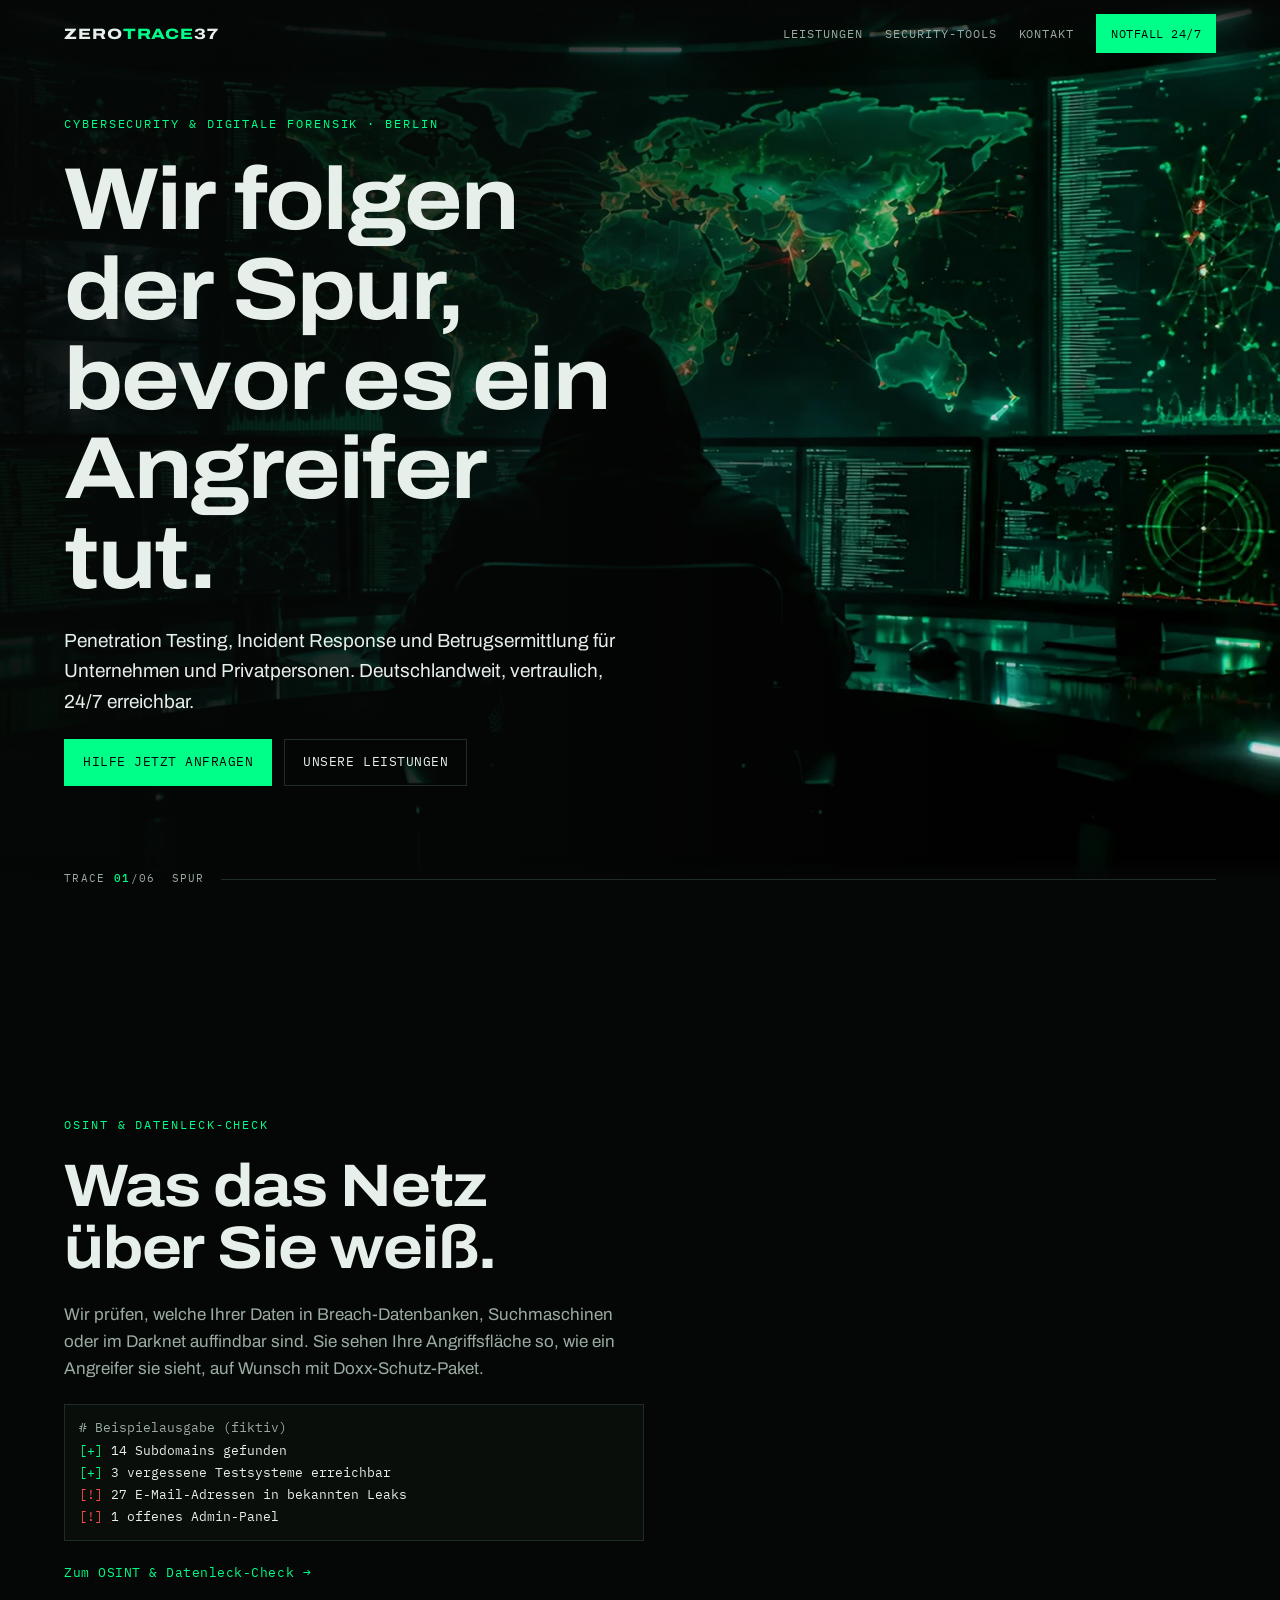
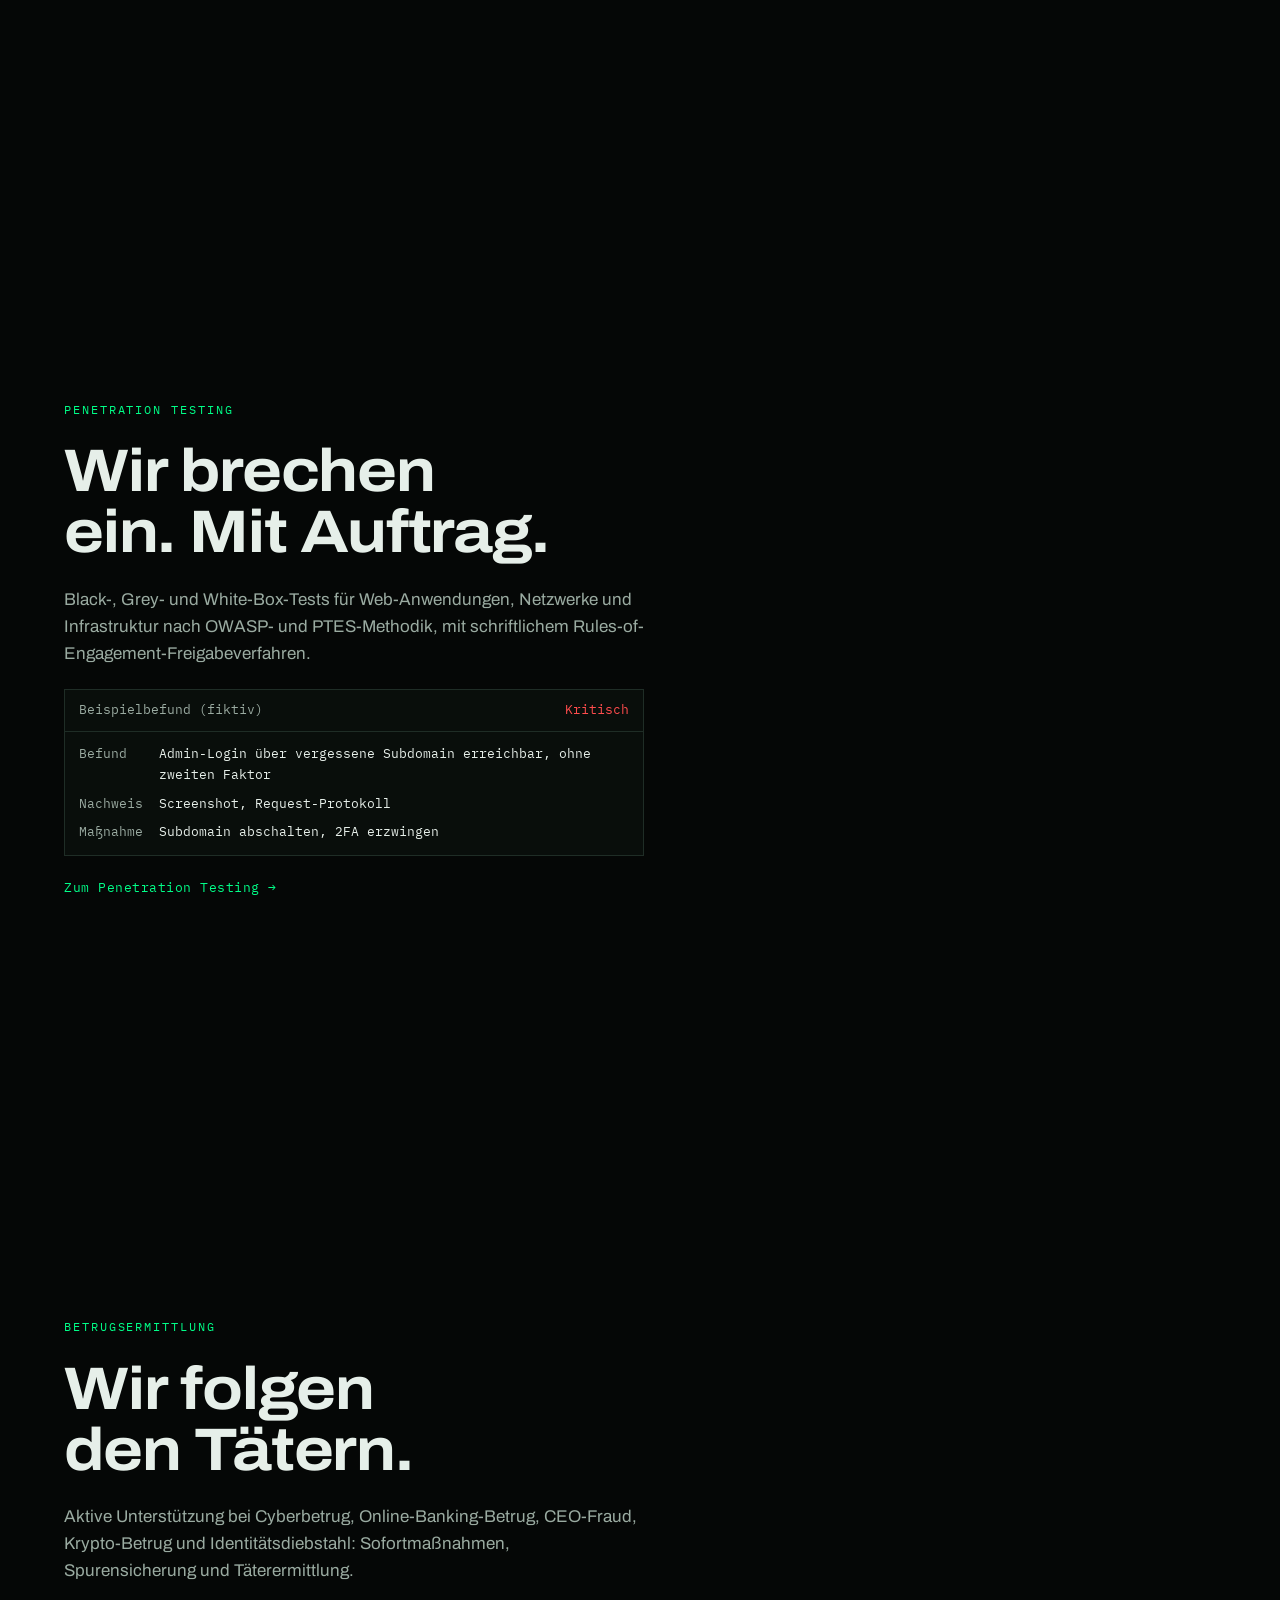
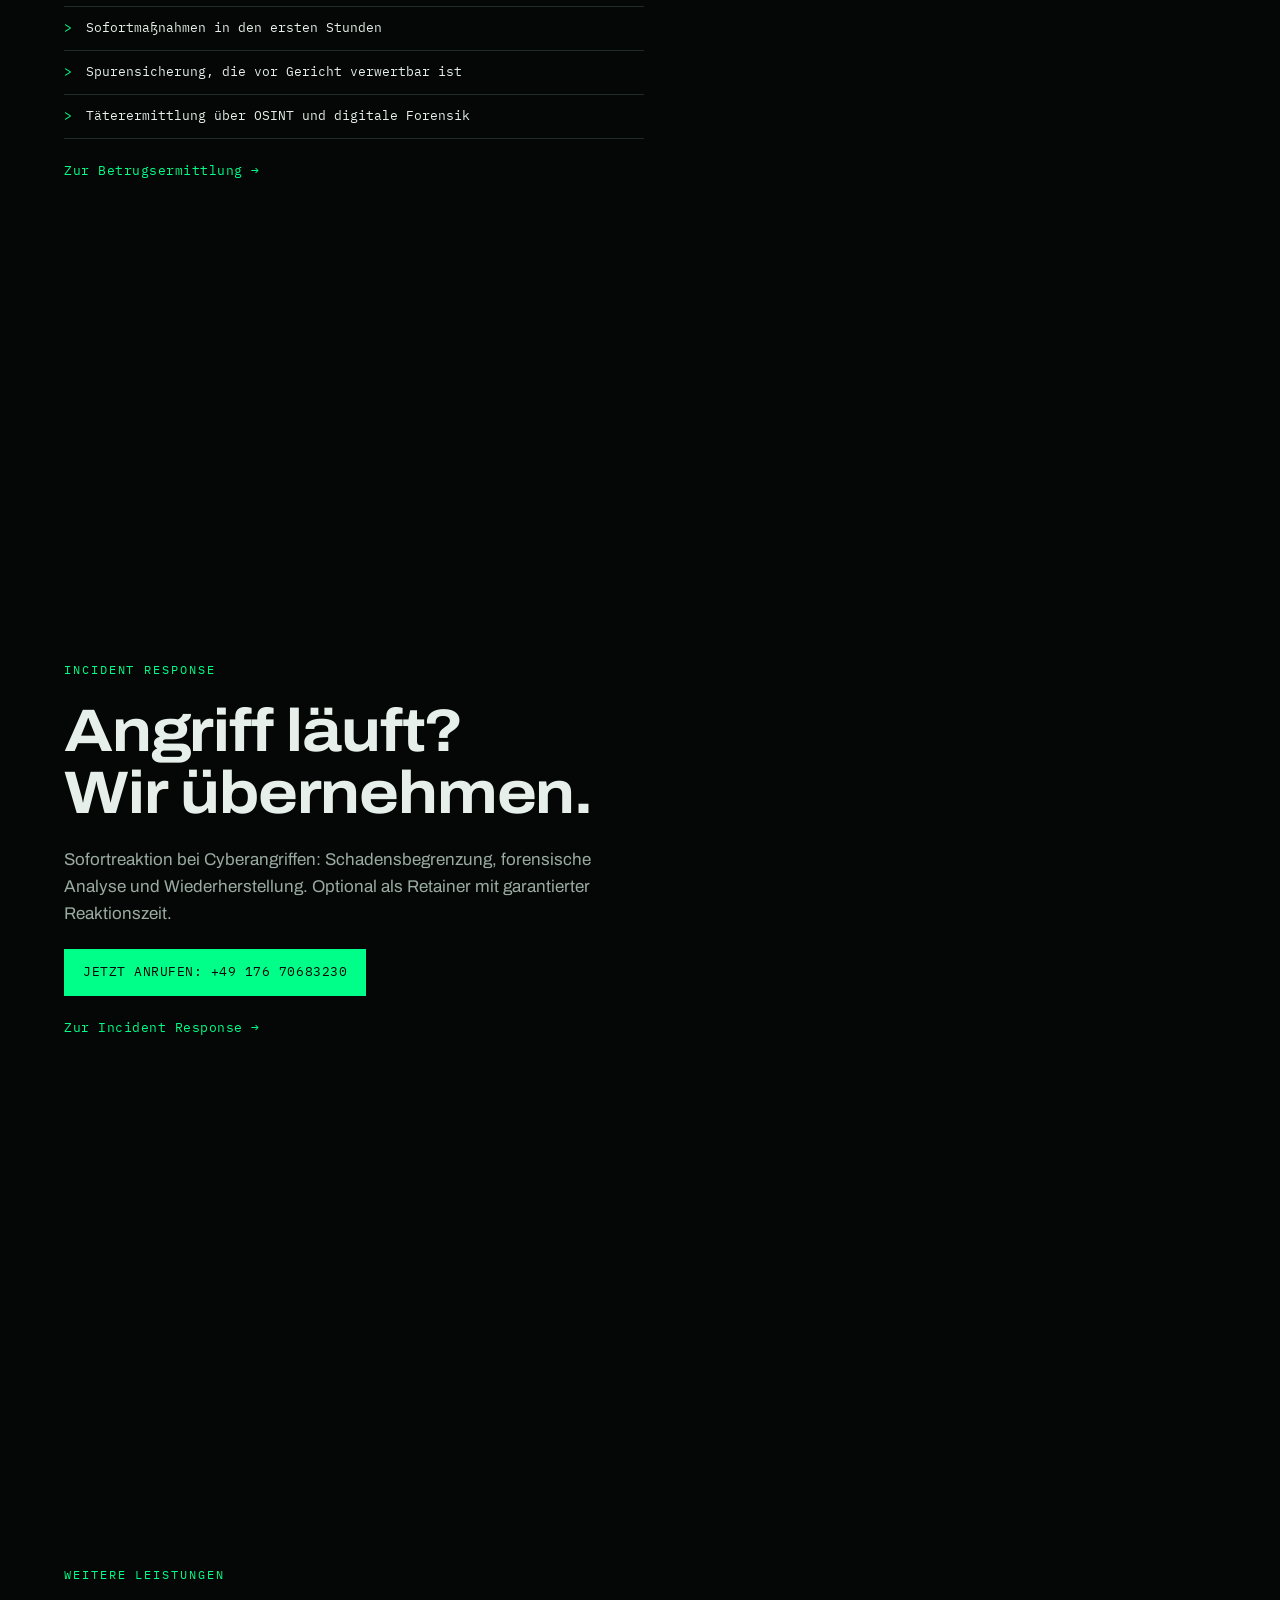
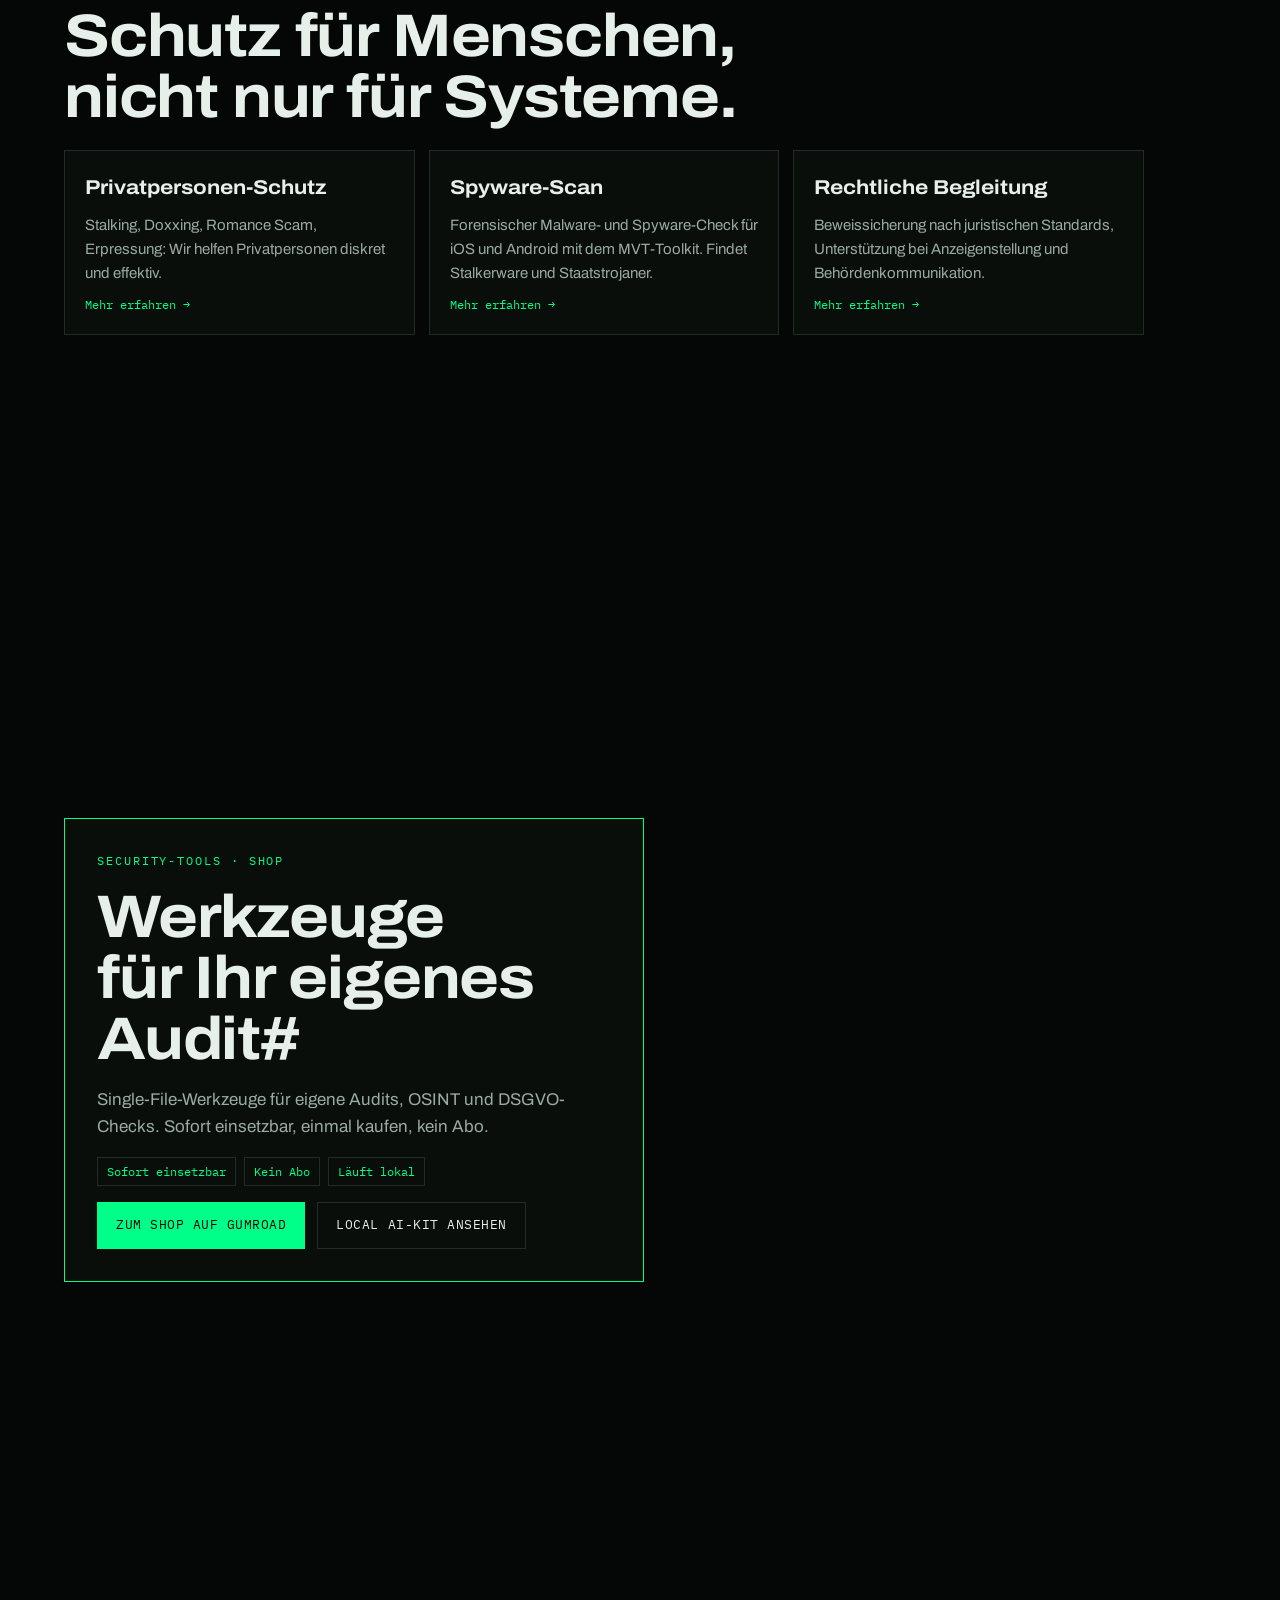
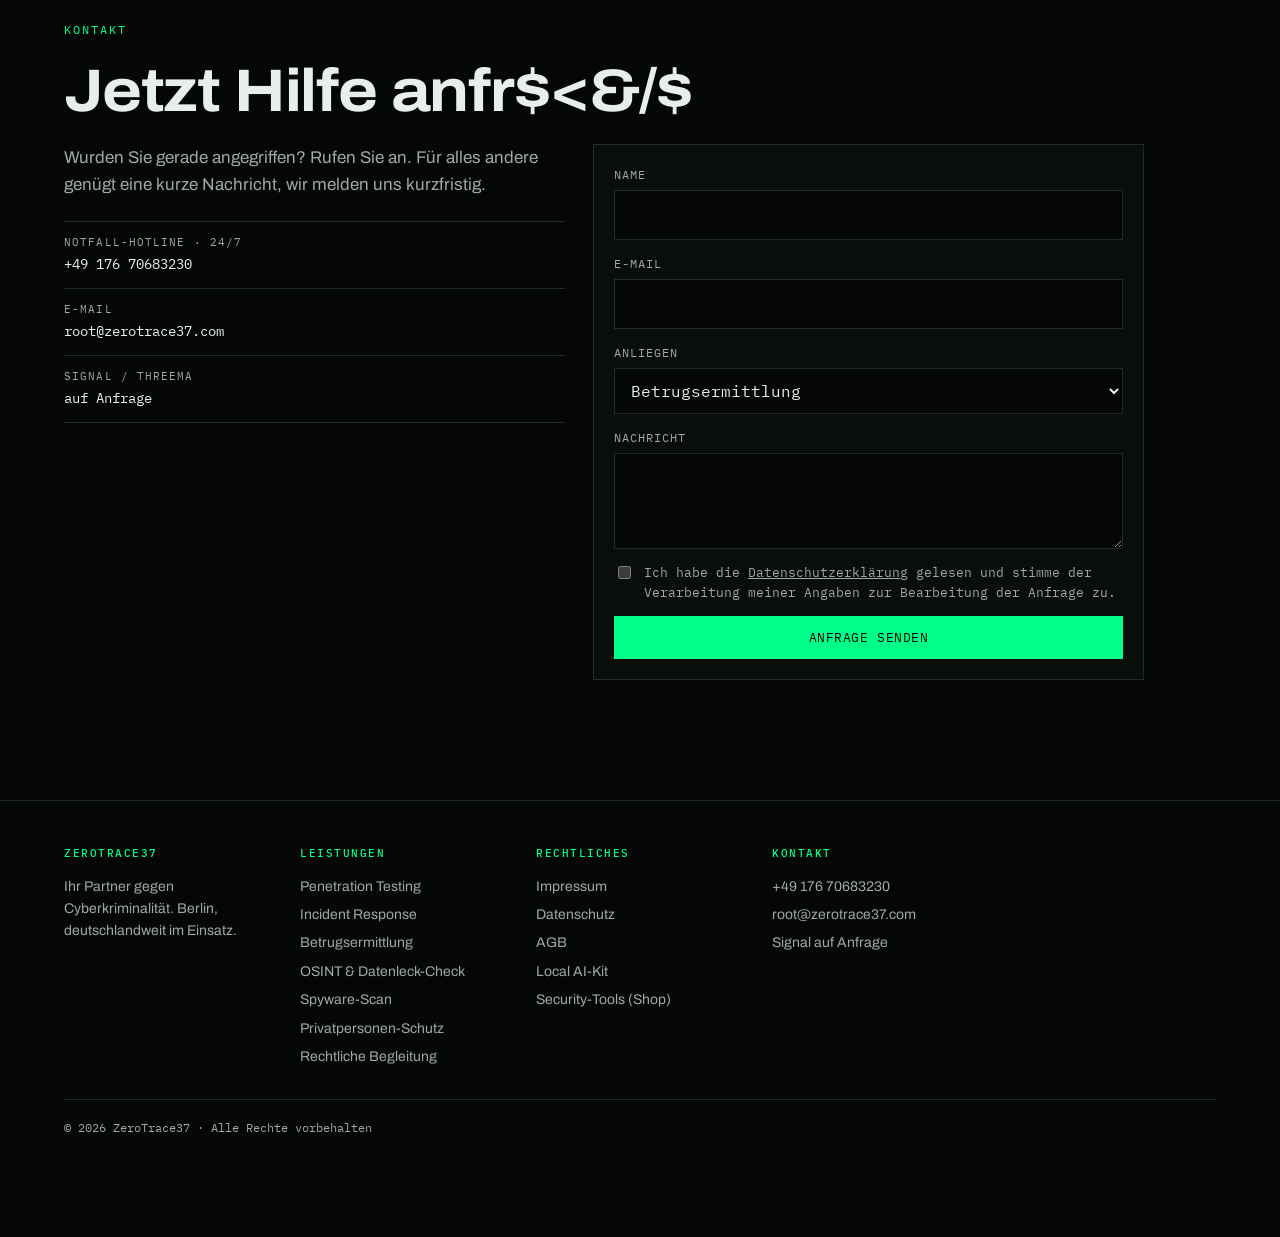
<file: index.html>
<!DOCTYPE html>
<html lang="de">
<head>
<!-- Google tag (gtag.js) -->
<script async src="https://www.googletagmanager.com/gtag/js?id=G-4B6MRG3KW2"></script>
<script>
  window.dataLayer = window.dataLayer || [];
  function gtag(){dataLayer.push(arguments);}
  gtag('js', new Date());
  gtag('config', 'G-4B6MRG3KW2');
</script>
<meta charset="utf-8">
<meta name="viewport" content="width=device-width, initial-scale=1, viewport-fit=cover">
<title>Penetration Testing &amp; IT-Forensik Berlin | ZeroTrace37</title>
<meta name="description" content="ZeroTrace37 aus Berlin: Penetration Testing, Incident Response, Betrugsermittlung, OSINT-Datenleck-Check und Spyware-Scan. Deutschlandweit, vertraulich, 24/7-Notfall-Hotline.">
<meta name="robots" content="index, follow, max-image-preview:large">
<link rel="canonical" href="https://zerotrace37.com/">
<meta name="theme-color" content="#050706">
<link rel="icon" href="/favicon.svg" type="image/svg+xml">
<link rel="manifest" href="/site.webmanifest">
<meta property="og:type" content="website">
<meta property="og:locale" content="de_DE">
<meta property="og:site_name" content="ZeroTrace37">
<meta property="og:title" content="ZeroTrace37 – Cybersecurity &amp; digitale Forensik aus Berlin">
<meta property="og:description" content="Penetration Testing, Incident Response, Betrugsermittlung und OSINT-Datenleck-Check. Deutschlandweit, vertraulich, 24/7 erreichbar.">
<meta property="og:url" content="https://zerotrace37.com/">
<meta property="og:image" content="https://zerotrace37.com/og-image.jpg">
<meta property="og:image:width" content="1200">
<meta property="og:image:height" content="630">
<meta name="twitter:card" content="summary_large_image">
<meta name="twitter:title" content="ZeroTrace37 – Cybersecurity &amp; digitale Forensik aus Berlin">
<meta name="twitter:description" content="Penetration Testing, Incident Response, Betrugsermittlung und OSINT-Datenleck-Check. 24/7 erreichbar.">
<meta name="twitter:image" content="https://zerotrace37.com/og-image.jpg">
<link rel="preload" as="image" href="clips/1.jpg" fetchpriority="high">
<link rel="preconnect" href="https://fonts.googleapis.com">
<link rel="preconnect" href="https://fonts.gstatic.com" crossorigin>
<link rel="stylesheet" href="https://fonts.googleapis.com/css2?family=Archivo:wdth,wght@100..125,400..800&family=IBM+Plex+Mono:wght@400;500&display=swap">
<script type="application/ld+json">
{
  "@context": "https://schema.org",
  "@graph": [
    {
      "@type": "ProfessionalService",
      "@id": "https://zerotrace37.com/#organization",
      "name": "ZeroTrace37",
      "description": "Cybersecurity und digitale Forensik aus Berlin: Penetration Testing, Incident Response, Betrugsermittlung, OSINT- und Datenleck-Checks, Spyware-Scans.",
      "url": "https://zerotrace37.com/",
      "image": "https://zerotrace37.com/og-image.jpg",
      "logo": "https://zerotrace37.com/favicon.svg",
      "telephone": "+4917670683230",
      "email": "root@zerotrace37.com",
      "address": { "@type": "PostalAddress", "addressLocality": "Berlin", "addressCountry": "DE" },
      "areaServed": { "@type": "Country", "name": "Deutschland" },
      "openingHoursSpecification": {
        "@type": "OpeningHoursSpecification",
        "dayOfWeek": ["Monday","Tuesday","Wednesday","Thursday","Friday","Saturday","Sunday"],
        "opens": "00:00", "closes": "23:59"
      },
      "sameAs": ["https://tracekeeper.gumroad.com"],
      "hasOfferCatalog": {
        "@type": "OfferCatalog",
        "name": "Leistungen",
        "itemListElement": [
          { "@type": "Offer", "itemOffered": { "@type": "Service", "name": "Penetration Testing", "url": "https://zerotrace37.com/penetration-testing.html" } },
          { "@type": "Offer", "itemOffered": { "@type": "Service", "name": "Incident Response", "url": "https://zerotrace37.com/incident-response.html" } },
          { "@type": "Offer", "itemOffered": { "@type": "Service", "name": "Betrugsermittlung", "url": "https://zerotrace37.com/betrugsermittlung.html" } },
          { "@type": "Offer", "itemOffered": { "@type": "Service", "name": "OSINT & Datenleck-Check", "url": "https://zerotrace37.com/osint-leak-check.html" } },
          { "@type": "Offer", "itemOffered": { "@type": "Service", "name": "Spyware-Scan", "url": "https://zerotrace37.com/forensik.html" } },
          { "@type": "Offer", "itemOffered": { "@type": "Service", "name": "Privatpersonen-Schutz", "url": "https://zerotrace37.com/privatpersonen-schutz.html" } },
          { "@type": "Offer", "itemOffered": { "@type": "Service", "name": "Rechtliche Begleitung", "url": "https://zerotrace37.com/rechtliche-begleitung.html" } }
        ]
      }
    },
    {
      "@type": "WebSite",
      "@id": "https://zerotrace37.com/#website",
      "url": "https://zerotrace37.com/",
      "name": "ZeroTrace37",
      "inLanguage": "de",
      "publisher": { "@id": "https://zerotrace37.com/#organization" }
    }
  ]
}
</script>
<style>
/* Layout: one fixed full-viewport film stage behind scroll stations; text column left, film right. Single dark look by choice. */
:root{
  color-scheme:dark;
  --bg:#050706; --surface:rgba(11,16,13,.86); --line:#1f2d26;
  --fg:#e6efe9; --muted:#9aaba1;
  --accent:#00ff88; --alert:#ff4d4d;
  --display:"Archivo","Arial Narrow",Arial,sans-serif;
  --body:"Archivo",Arial,sans-serif;
  --mono:"IBM Plex Mono",ui-monospace,Menlo,Consolas,monospace;
  --gutter:clamp(20px,5vw,72px);
}
*{box-sizing:border-box}
html{scroll-behavior:smooth}
body{margin:0;background:var(--bg);color:var(--fg);font-family:var(--body);font-size:17px;line-height:1.6;overflow-x:hidden}
a{color:inherit}
:focus-visible{outline:2px solid var(--accent);outline-offset:3px}
[hidden]{display:none!important}

#stage{position:fixed;inset:0;z-index:0;background:var(--bg)}
#stage video{position:absolute;inset:0;width:100%;height:100%;object-fit:cover;opacity:0;transition:opacity .9s ease}
#stage video.on{opacity:1}
.scrim{position:fixed;inset:0;z-index:0;pointer-events:none;
  background:linear-gradient(90deg,rgba(5,7,6,.94) 0%,rgba(5,7,6,.78) 40%,rgba(5,7,6,.08) 80%)}

.top{position:fixed;top:0;left:0;right:0;z-index:5;display:flex;justify-content:space-between;align-items:center;gap:16px;
  padding:calc(14px + env(safe-area-inset-top,0px)) var(--gutter) 18px;
  background:linear-gradient(var(--bg),rgba(5,7,6,0))}
.brand{font-family:var(--display);font-stretch:125%;font-weight:800;letter-spacing:.06em;font-size:15px;text-decoration:none}
.brand b{color:var(--accent);font-weight:800}
.menu{display:flex;align-items:center;gap:22px;font-family:var(--mono);font-size:12px;letter-spacing:.08em;text-transform:uppercase}
.menu a{text-decoration:none;color:var(--muted)}
.menu a:hover{color:var(--accent)}
.btn{display:inline-block;font-family:var(--mono);font-size:13px;letter-spacing:.04em;text-transform:uppercase;text-decoration:none;
  padding:12px 18px;border:1px solid var(--accent);color:var(--bg);background:var(--accent);cursor:pointer;transition:background .2s,color .2s}
.btn:hover{background:transparent;color:var(--accent)}
.btn.ghost{background:transparent;color:var(--fg);border-color:var(--line)}
.btn.ghost:hover{border-color:var(--accent);color:var(--accent)}
.menu .btn{padding:9px 14px;font-size:12px;color:var(--bg)}
.menu .btn:hover{color:var(--accent)}

main{position:relative;z-index:1}
.station{min-height:100vh;display:flex;align-items:center;padding-block:110px;padding-inline:var(--gutter)}
.copy{max-width:580px;min-width:0;display:flex;flex-direction:column;gap:22px}
.copy.wide{max-width:1080px}
.eyebrow{font-family:var(--mono);font-size:12px;letter-spacing:.16em;text-transform:uppercase;color:var(--accent);margin:0}
h1,h2{font-family:var(--display);font-stretch:112%;font-weight:700;line-height:1.02;letter-spacing:-.02em;margin:0;text-wrap:balance}
h1{font-size:clamp(40px,7.2vw,88px)}
h2{font-size:clamp(32px,5vw,60px)}
h3{font-family:var(--display);font-stretch:112%;font-weight:700;font-size:20px;margin:0}
p{margin:0;color:var(--muted);max-width:60ch}
p.lead{color:var(--fg);font-size:19px}
.row{display:flex;flex-wrap:wrap;gap:12px}
.more{font-family:var(--mono);font-size:13px;letter-spacing:.04em;color:var(--accent);text-decoration:none;align-self:flex-start;border-bottom:1px solid transparent}
.more:hover{border-bottom-color:var(--accent)}
.gets{list-style:none;margin:0;padding:0;border-top:1px solid var(--line);font-family:var(--mono);font-size:13px}
.gets li{padding:11px 0;border-bottom:1px solid var(--line);display:flex;gap:14px}
.gets li::before{content:">";color:var(--accent)}

.term{margin:0;border:1px solid var(--line);background:var(--surface);font-family:var(--mono);font-size:13px;line-height:1.7;padding:12px 14px;white-space:pre-wrap;overflow-wrap:anywhere}
.term .c{color:var(--muted)}.term .ok{color:var(--accent)}.term .al{color:var(--alert)}
.finding{border:1px solid var(--line);background:var(--surface);font-family:var(--mono);font-size:13px}
.finding header{display:flex;justify-content:space-between;gap:12px;flex-wrap:wrap;padding:10px 14px;border-bottom:1px solid var(--line);color:var(--muted)}
.finding .sev{color:var(--alert)}
.finding dl{margin:0;padding:12px 14px;display:grid;grid-template-columns:auto 1fr;gap:8px 16px}
.finding dt{color:var(--muted)}
.finding dd{margin:0;min-width:0}

.cards{display:grid;grid-template-columns:repeat(auto-fit,minmax(240px,1fr));gap:14px}
.card{display:flex;flex-direction:column;gap:10px;padding:20px;border:1px solid var(--line);background:var(--surface);text-decoration:none;min-width:0;transition:border-color .2s}
.card:hover{border-color:var(--accent)}
.card p{font-size:15px}
.card span{font-family:var(--mono);font-size:12px;color:var(--accent);margin-top:auto}

.shop{border:1px solid var(--accent);background:var(--surface);padding:clamp(20px,3vw,32px);display:flex;flex-direction:column;gap:16px;max-width:580px}
.tags{display:flex;flex-wrap:wrap;gap:8px;font-family:var(--mono);font-size:12px;color:var(--accent)}
.tags span{border:1px solid var(--line);padding:4px 9px}

.contact{display:grid;grid-template-columns:minmax(0,1fr) minmax(0,1.1fr);gap:28px;align-items:start}
.direct{display:flex;flex-direction:column;border-top:1px solid var(--line);font-family:var(--mono);font-size:14px}
.direct div{display:flex;flex-direction:column;gap:2px;padding:12px 0;border-bottom:1px solid var(--line)}
.direct small{color:var(--muted);font-size:11px;letter-spacing:.1em;text-transform:uppercase}
.direct a{text-decoration:none;color:var(--fg);user-select:all}
.direct a:hover{color:var(--accent)}
form{display:flex;flex-direction:column;gap:14px;border:1px solid var(--line);background:var(--surface);padding:20px;font-family:var(--mono);font-size:14px}
label{display:flex;flex-direction:column;gap:6px;color:var(--muted);font-size:12px;letter-spacing:.08em;text-transform:uppercase}
label.check{flex-direction:row;align-items:flex-start;gap:10px;text-transform:none;letter-spacing:0;font-size:13px;line-height:1.5}
label.check input{width:auto;margin-top:3px}
input,select,textarea{font:inherit;font-size:16px;letter-spacing:0;text-transform:none;color:var(--fg);background:var(--bg);border:1px solid var(--line);padding:11px 12px;border-radius:0;width:100%}
input:focus,select:focus,textarea:focus{outline:none;border-color:var(--accent)}
textarea{min-height:96px;resize:vertical}
#status{margin:0;font-size:13px;color:var(--accent)}
#status.err{color:var(--alert)}

footer{position:relative;z-index:1;padding:44px var(--gutter) 96px;border-top:1px solid var(--line);background:var(--bg);
  display:grid;grid-template-columns:repeat(auto-fit,minmax(180px,1fr));gap:28px;font-size:14px}
footer h4{font-family:var(--mono);font-size:11px;letter-spacing:.14em;text-transform:uppercase;color:var(--accent);margin:0 0 10px;font-weight:500}
footer a,footer span{display:block;color:var(--muted);text-decoration:none;padding:3px 0}
footer a:hover{color:var(--accent)}
footer .legal{grid-column:1/-1;font-family:var(--mono);font-size:12px;border-top:1px solid var(--line);padding-top:18px}

.hud{position:fixed;left:0;right:0;bottom:0;z-index:5;display:flex;align-items:center;gap:16px;
  padding:12px var(--gutter) calc(12px + env(safe-area-inset-bottom,0px));
  font-family:var(--mono);font-size:11px;letter-spacing:.12em;text-transform:uppercase;color:var(--muted);
  background:linear-gradient(rgba(5,7,6,0),var(--bg) 60%);font-variant-numeric:tabular-nums;pointer-events:none}
.hud b{color:var(--accent);font-weight:500}
.bar{flex:1;height:1px;background:var(--line);position:relative;min-width:40px}
.bar i{position:absolute;left:0;top:-1px;height:3px;width:0;background:var(--accent)}

@media (max-width:860px){
  body{font-size:16px}
  .scrim{background:linear-gradient(rgba(5,7,6,.5),rgba(5,7,6,.84))}
  .station{padding-block:90px}
  .menu a:not(.btn){display:none}
  .contact{grid-template-columns:minmax(0,1fr)}
}
@media (prefers-reduced-motion:reduce){html{scroll-behavior:auto}}
</style>
</head>
<body>

<div id="stage" aria-hidden="true">
  <video muted loop playsinline preload="metadata" poster="clips/1.jpg" class="on"><source src="clips/1.mp4" type="video/mp4" media="(max-width:860px)"><source src="clips/1-hd.mp4" type="video/mp4"><source src="clips/1.mp4" type="video/mp4"></video>
  <video muted loop playsinline preload="none" poster="clips/2.jpg"><source src="clips/2.mp4" type="video/mp4" media="(max-width:860px)"><source src="clips/2-hd.mp4" type="video/mp4"><source src="clips/2.mp4" type="video/mp4"></video>
  <video muted loop playsinline preload="none" poster="clips/3.jpg"><source src="clips/3.mp4" type="video/mp4" media="(max-width:860px)"><source src="clips/3-hd.mp4" type="video/mp4"><source src="clips/3.mp4" type="video/mp4"></video>
  <video muted loop playsinline preload="none" poster="clips/4.jpg"><source src="clips/4.mp4" type="video/mp4" media="(max-width:860px)"><source src="clips/4-hd.mp4" type="video/mp4"><source src="clips/4.mp4" type="video/mp4"></video>
  <video muted loop playsinline preload="none" poster="clips/5.jpg"><source src="clips/5.mp4" type="video/mp4" media="(max-width:860px)"><source src="clips/5-hd.mp4" type="video/mp4"><source src="clips/5.mp4" type="video/mp4"></video>
  <video muted loop playsinline preload="none" poster="clips/6.jpg"><source src="clips/6.mp4" type="video/mp4" media="(max-width:860px)"><source src="clips/6-hd.mp4" type="video/mp4"><source src="clips/6.mp4" type="video/mp4"></video>
</div>
<div class="scrim"></div>

<header class="top">
  <a class="brand" href="#home" aria-label="ZeroTrace37 Startseite">ZERO<b>TRACE</b>37</a>
  <nav class="menu" aria-label="Hauptnavigation">
    <a href="#services">Leistungen</a>
    <a href="#shop">Security-Tools</a>
    <a href="#contact">Kontakt</a>
    <a class="btn" href="tel:+4917670683230">Notfall 24/7</a>
  </nav>
</header>

<main>
  <section class="station" id="home" data-clip="0" data-name="Spur">
    <div class="copy">
      <p class="eyebrow">Cybersecurity &amp; digitale Forensik · Berlin</p>
      <h1 data-decode>Wir folgen der Spur, bevor es ein Angreifer tut.</h1>
      <p class="lead">Penetration Testing, Incident Response und Betrugsermittlung für Unternehmen und Privatpersonen. Deutschlandweit, vertraulich, 24/7 erreichbar.</p>
      <div class="row">
        <a class="btn" href="#contact">Hilfe jetzt anfragen</a>
        <a class="btn ghost" href="#services">Unsere Leistungen</a>
      </div>
    </div>
  </section>

  <div id="services">
  <section class="station" id="osint" data-clip="1" data-name="OSINT">
    <div class="copy">
      <p class="eyebrow">OSINT &amp; Datenleck-Check</p>
      <h2 data-decode>Was das Netz über Sie weiß.</h2>
      <p>Wir prüfen, welche Ihrer Daten in Breach-Datenbanken, Suchmaschinen oder im Darknet auffindbar sind. Sie sehen Ihre Angriffsfläche so, wie ein Angreifer sie sieht, auf Wunsch mit Doxx-Schutz-Paket.</p>
      <pre class="term"><span class="c"># Beispielausgabe (fiktiv)</span>
<span class="ok">[+]</span> 14 Subdomains gefunden
<span class="ok">[+]</span> 3 vergessene Testsysteme erreichbar
<span class="al">[!]</span> 27 E-Mail-Adressen in bekannten Leaks
<span class="al">[!]</span> 1 offenes Admin-Panel</pre>
      <a class="more" href="osint-leak-check.html">Zum OSINT &amp; Datenleck-Check →</a>
    </div>
  </section>

  <section class="station" id="pentest" data-clip="2" data-name="Pentest">
    <div class="copy">
      <p class="eyebrow">Penetration Testing</p>
      <h2 data-decode>Wir brechen ein. Mit Auftrag.</h2>
      <p>Black-, Grey- und White-Box-Tests für Web-Anwendungen, Netzwerke und Infrastruktur nach OWASP- und PTES-Methodik, mit schriftlichem Rules-of-Engagement-Freigabeverfahren.</p>
      <div class="finding">
        <header><span>Beispielbefund (fiktiv)</span><span class="sev">Kritisch</span></header>
        <dl>
          <dt>Befund</dt><dd>Admin-Login über vergessene Subdomain erreichbar, ohne zweiten Faktor</dd>
          <dt>Nachweis</dt><dd>Screenshot, Request-Protokoll</dd>
          <dt>Maßnahme</dt><dd>Subdomain abschalten, 2FA erzwingen</dd>
        </dl>
      </div>
      <a class="more" href="penetration-testing.html">Zum Penetration Testing →</a>
    </div>
  </section>

  <section class="station" id="betrug" data-clip="3" data-name="Betrug">
    <div class="copy">
      <p class="eyebrow">Betrugsermittlung</p>
      <h2 data-decode>Wir folgen den Tätern.</h2>
      <p>Aktive Unterstützung bei Cyberbetrug, Online-Banking-Betrug, CEO-Fraud, Krypto-Betrug und Identitätsdiebstahl: Sofortmaßnahmen, Spurensicherung und Täterermittlung.</p>
      <ul class="gets">
        <li>Sofortmaßnahmen in den ersten Stunden</li>
        <li>Spurensicherung, die vor Gericht verwertbar ist</li>
        <li>Täterermittlung über OSINT und digitale Forensik</li>
      </ul>
      <a class="more" href="betrugsermittlung.html">Zur Betrugsermittlung →</a>
    </div>
  </section>

  <section class="station" id="incident" data-clip="4" data-name="Incident">
    <div class="copy">
      <p class="eyebrow">Incident Response</p>
      <h2 data-decode>Angriff läuft? Wir übernehmen.</h2>
      <p>Sofortreaktion bei Cyberangriffen: Schadensbegrenzung, forensische Analyse und Wiederherstellung. Optional als Retainer mit garantierter Reaktionszeit.</p>
      <div class="row">
        <a class="btn" href="tel:+4917670683230">Jetzt anrufen: +49 176 70683230</a>
      </div>
      <a class="more" href="incident-response.html">Zur Incident Response →</a>
    </div>
  </section>

  <section class="station" id="schutz" data-clip="5" data-name="Schutz">
    <div class="copy wide">
      <p class="eyebrow">Weitere Leistungen</p>
      <h2 data-decode>Schutz für Menschen, nicht nur für Systeme.</h2>
      <div class="cards">
        <a class="card" href="privatpersonen-schutz.html">
          <h3>Privatpersonen-Schutz</h3>
          <p>Stalking, Doxxing, Romance Scam, Erpressung: Wir helfen Privatpersonen diskret und effektiv.</p>
          <span>Mehr erfahren →</span>
        </a>
        <a class="card" href="forensik.html">
          <h3>Spyware-Scan</h3>
          <p>Forensischer Malware- und Spyware-Check für iOS und Android mit dem MVT-Toolkit. Findet Stalkerware und Staatstrojaner.</p>
          <span>Mehr erfahren →</span>
        </a>
        <a class="card" href="rechtliche-begleitung.html">
          <h3>Rechtliche Begleitung</h3>
          <p>Beweissicherung nach juristischen Standards, Unterstützung bei Anzeigenstellung und Behördenkommunikation.</p>
          <span>Mehr erfahren →</span>
        </a>
      </div>
    </div>
  </section>
  </div>

  <section class="station" id="shop" data-clip="5" data-name="Tools">
    <div class="shop">
      <p class="eyebrow">Security-Tools · Shop</p>
      <h2 data-decode>Werkzeuge für Ihr eigenes Audit.</h2>
      <p>Single-File-Werkzeuge für eigene Audits, OSINT und DSGVO-Checks. Sofort einsetzbar, einmal kaufen, kein Abo.</p>
      <div class="tags"><span>Sofort einsetzbar</span><span>Kein Abo</span><span>Läuft lokal</span></div>
      <div class="row">
        <a class="btn" href="https://tracekeeper.gumroad.com" target="_blank" rel="noopener">Zum Shop auf Gumroad</a>
        <a class="btn ghost" href="local-ai-kit.html">Local AI-Kit ansehen</a>
      </div>
    </div>
  </section>

  <section class="station" id="contact" data-clip="5" data-name="Kontakt">
    <div class="copy wide">
      <p class="eyebrow">Kontakt</p>
      <h2 data-decode>Jetzt Hilfe anfragen.</h2>
      <div class="contact">
        <div class="copy">
          <p>Wurden Sie gerade angegriffen? Rufen Sie an. Für alles andere genügt eine kurze Nachricht, wir melden uns kurzfristig.</p>
          <div class="direct">
            <div><small>Notfall-Hotline · 24/7</small><a href="tel:+4917670683230">+49 176 70683230</a></div>
            <div><small>E-Mail</small><a href="mailto:root@zerotrace37.com">root@zerotrace37.com</a></div>
            <div><small>Signal / Threema</small><span>auf Anfrage</span></div>
          </div>
        </div>
        <form id="contactForm" action="https://formspree.io/f/xdawolnz" method="POST">
          <label for="f-name">Name<input id="f-name" name="name" autocomplete="name" required></label>
          <label for="f-mail">E-Mail<input id="f-mail" name="email" type="email" autocomplete="email" required></label>
          <label for="f-topic">Anliegen
            <select id="f-topic" name="service">
              <option>Betrugsermittlung</option><option>Penetration Testing</option><option>Incident Response</option><option>OSINT &amp; Datenleck-Check</option><option>Privatpersonen-Schutz</option><option>Spyware-Scan</option><option>Rechtliche Begleitung</option>
            </select>
          </label>
          <label for="f-msg">Nachricht<textarea id="f-msg" name="message" required></textarea></label>
          <label class="check" for="f-ok"><input id="f-ok" name="consent" type="checkbox" required><span>Ich habe die <a href="datenschutz.html">Datenschutzerklärung</a> gelesen und stimme der Verarbeitung meiner Angaben zur Bearbeitung der Anfrage zu.</span></label>
          <button class="btn" type="submit">Anfrage senden</button>
          <p id="status" role="status" hidden></p>
        </form>
      </div>
    </div>
  </section>
</main>

<footer>
  <div>
    <h4>ZeroTrace37</h4>
    <span>Ihr Partner gegen Cyberkriminalität. Berlin, deutschlandweit im Einsatz.</span>
  </div>
  <nav aria-label="Leistungen">
    <h4>Leistungen</h4>
    <a href="penetration-testing.html">Penetration Testing</a>
    <a href="incident-response.html">Incident Response</a>
    <a href="betrugsermittlung.html">Betrugsermittlung</a>
    <a href="osint-leak-check.html">OSINT &amp; Datenleck-Check</a>
    <a href="forensik.html">Spyware-Scan</a>
    <a href="privatpersonen-schutz.html">Privatpersonen-Schutz</a>
    <a href="rechtliche-begleitung.html">Rechtliche Begleitung</a>
  </nav>
  <nav aria-label="Rechtliches und Shop">
    <h4>Rechtliches</h4>
    <a href="impressum.html">Impressum</a>
    <a href="datenschutz.html">Datenschutz</a>
    <a href="agb.html">AGB</a>
    <a href="local-ai-kit.html">Local AI-Kit</a>
    <a href="https://tracekeeper.gumroad.com" target="_blank" rel="noopener">Security-Tools (Shop)</a>
  </nav>
  <div>
    <h4>Kontakt</h4>
    <a href="tel:+4917670683230">+49 176 70683230</a>
    <a href="mailto:root@zerotrace37.com">root@zerotrace37.com</a>
    <span>Signal auf Anfrage</span>
  </div>
  <span class="legal">© 2026 ZeroTrace37 · Alle Rechte vorbehalten</span>
</footer>

<div class="hud" aria-hidden="true">
  <span>Trace <b id="hud-n">01</b>/06</span>
  <span id="hud-name">Spur</span>
  <div class="bar"><i id="hud-bar"></i></div>
</div>

<script>
(function(){
  var reduce = matchMedia('(prefers-reduced-motion: reduce)').matches;
  var secs = [].slice.call(document.querySelectorAll('.station'));
  var vids = [].slice.call(document.querySelectorAll('#stage video'));
  var hudN = document.getElementById('hud-n'), hudName = document.getElementById('hud-name'), hudBar = document.getElementById('hud-bar');
  var curSec = -1, curClip = -1, ticking = false;
  function top(el){ return el.getBoundingClientRect().top + window.scrollY; }
  function update(){
    ticking = false;
    var mid = window.scrollY + window.innerHeight/2, k = 0;
    for (var j=0;j<secs.length;j++) if (top(secs[j]) <= mid) k = j;
    var max = document.documentElement.scrollHeight - window.innerHeight;
    hudBar.style.width = (max>0 ? window.scrollY/max*100 : 0) + '%';
    if (k === curSec) return;
    curSec = k;
    var c = +secs[k].dataset.clip;
    hudN.textContent = '0'+(c+1); hudName.textContent = secs[k].dataset.name;
    if (c === curClip) return;
    curClip = c;
    vids.forEach(function(v,i){
      v.classList.toggle('on', i===c);
      if (i===c){ if (!reduce){ var p = v.play(); if (p && p.catch) p.catch(function(){}); } }
      else v.pause();
    });
    var n = vids[c+1]; if (n && n.preload === 'none'){ n.preload = 'auto'; n.load(); }
  }
  addEventListener('scroll', function(){ if(!ticking){ ticking = true; requestAnimationFrame(update); } }, {passive:true});
  addEventListener('resize', update);
  update();

  // headline decode, once per station
  if (!reduce && 'IntersectionObserver' in window){
    var G = '01<>/#_$%&';
    var io = new IntersectionObserver(function(es){
      es.forEach(function(e){
        if (!e.isIntersecting) return; io.unobserve(e.target);
        var el = e.target, txt = el.textContent, t0 = performance.now(), dur = 700;
        el.setAttribute('aria-label', txt);
        (function step(now){
          var p = Math.min(1,(now-t0)/dur), n = Math.floor(p*txt.length), o = txt.slice(0,n);
          for (var i=n;i<txt.length;i++) o += txt[i]===' ' ? ' ' : G[Math.floor(Math.random()*G.length)];
          el.textContent = o;
          if (p<1) requestAnimationFrame(step); else el.textContent = txt;
        })(t0);
      });
    }, {threshold:.6});
    document.querySelectorAll('[data-decode]').forEach(function(el){ io.observe(el); });
  }

  // contact form: real submission via Formspree
  var form = document.getElementById('contactForm'), status = document.getElementById('status');
  form.addEventListener('submit', function(e){
    e.preventDefault();
    var btn = form.querySelector('button[type="submit"]');
    status.hidden = false; status.className = ''; status.textContent = '> Wird übermittelt …';
    btn.disabled = true;
    fetch(form.action, { method:'POST', body:new FormData(form), headers:{ 'Accept':'application/json' } })
      .then(function(r){
        btn.disabled = false;
        if (r.ok){ status.textContent = '> Nachricht gesendet. Wir melden uns kurzfristig.'; form.reset(); }
        else { status.className = 'err'; status.textContent = '> Übermittlung fehlgeschlagen. Bitte per E-Mail an root@zerotrace37.com senden.'; }
      })
      .catch(function(){
        btn.disabled = false; status.className = 'err';
        status.textContent = '> Verbindungsfehler. Bitte per E-Mail an root@zerotrace37.com senden.';
      });
  });
})();
</script>
</body>
</html>
</file>
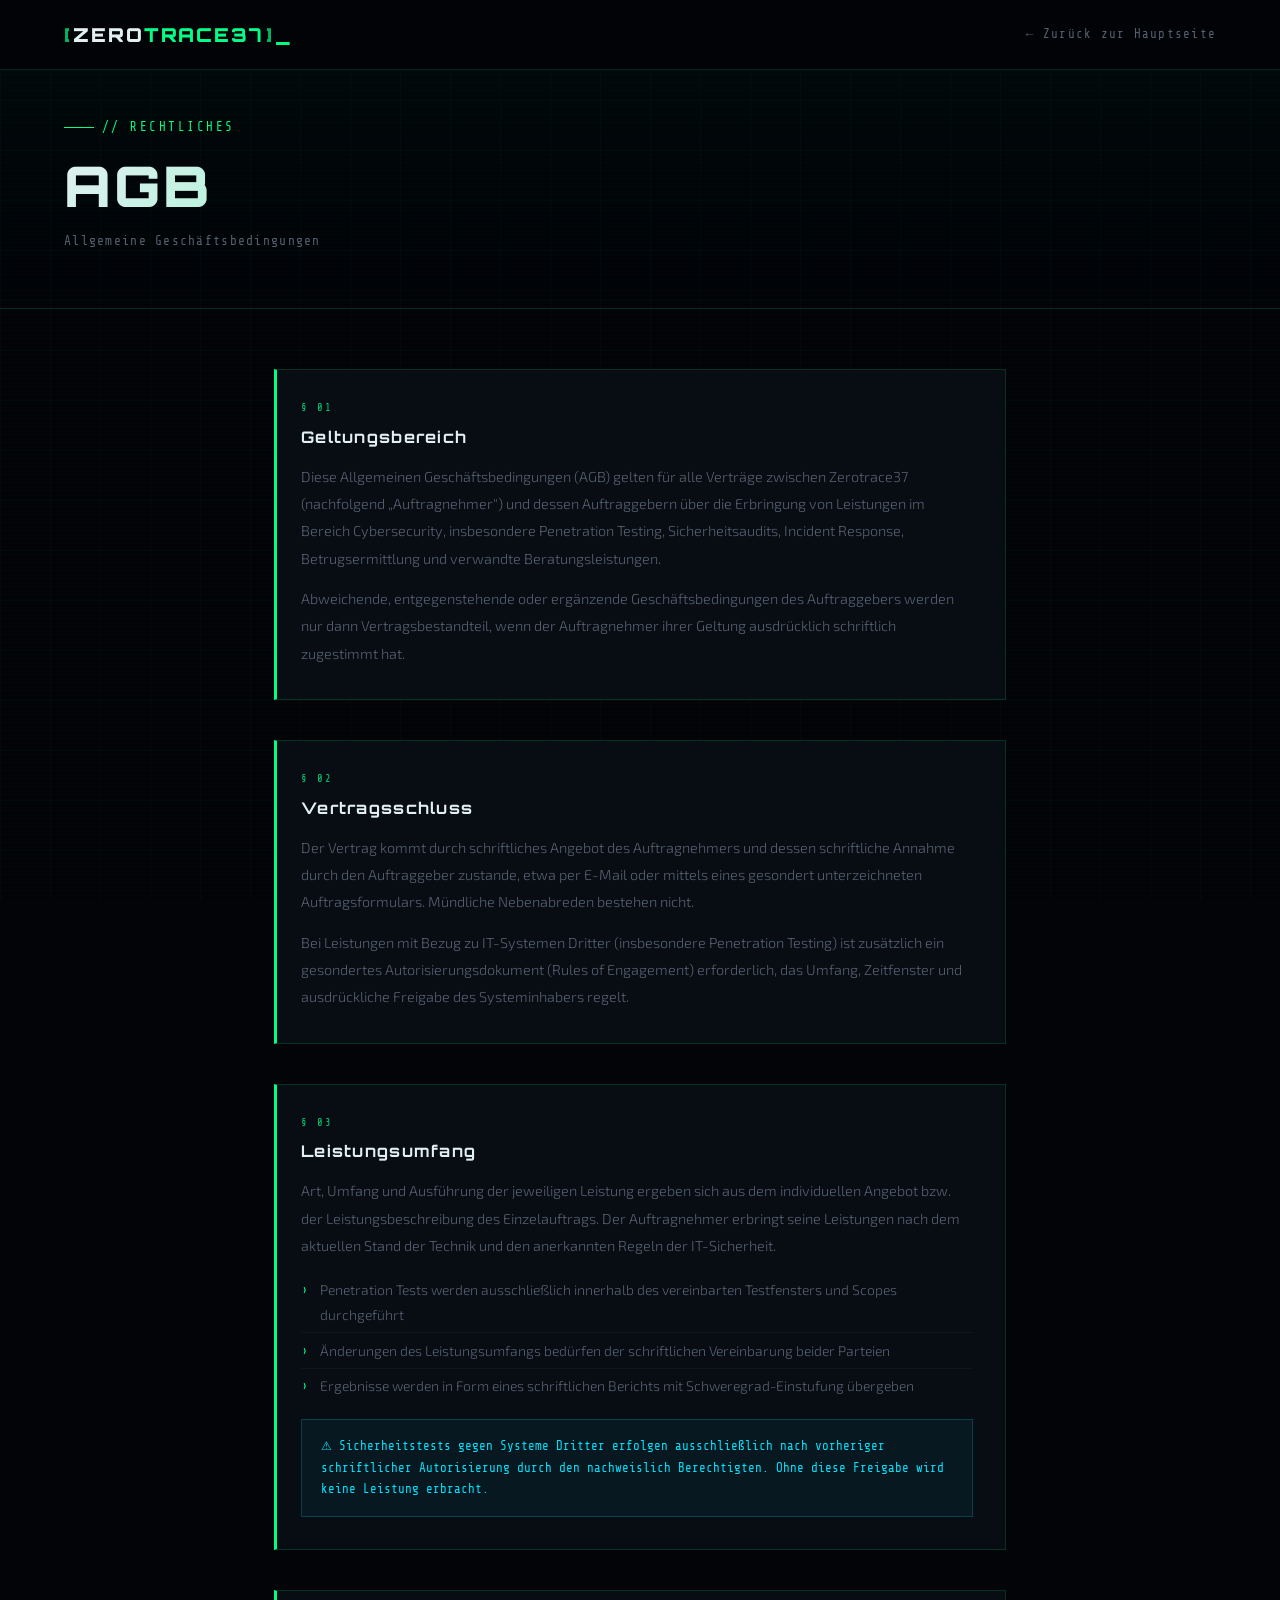
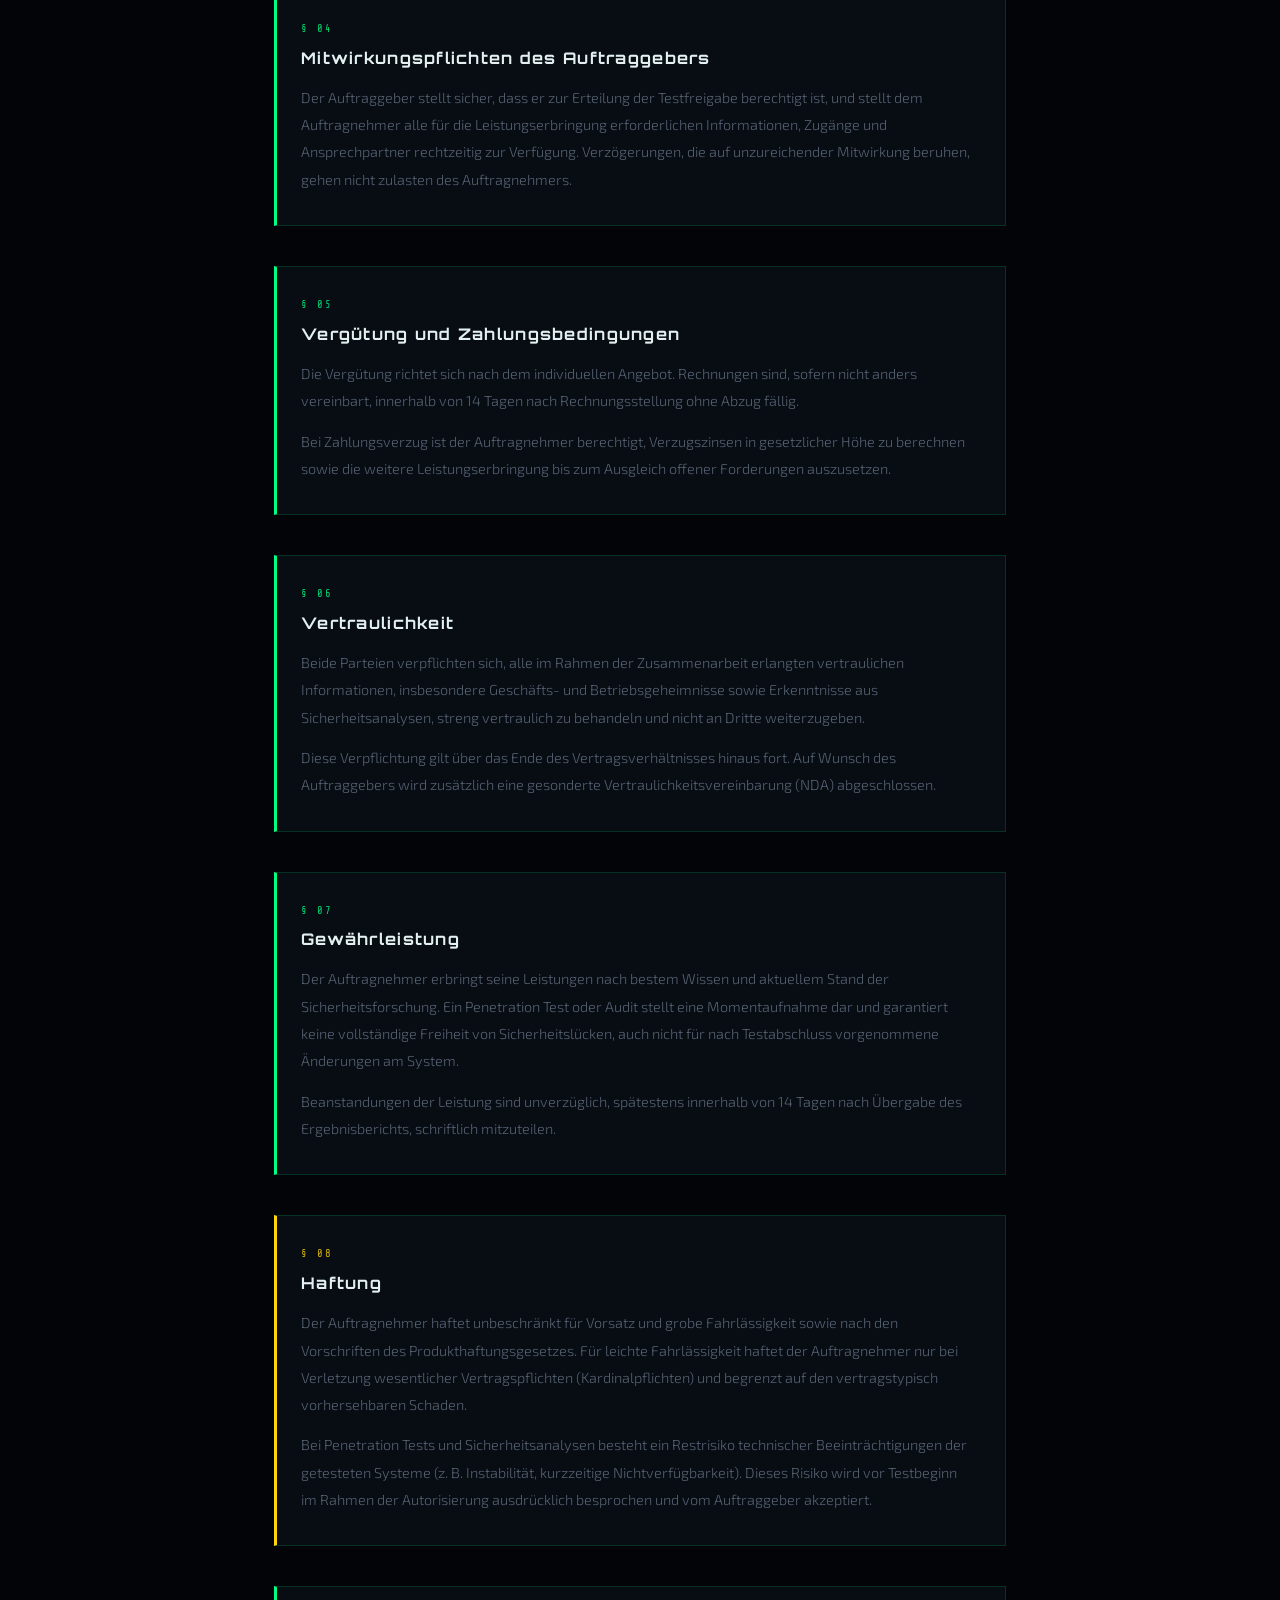
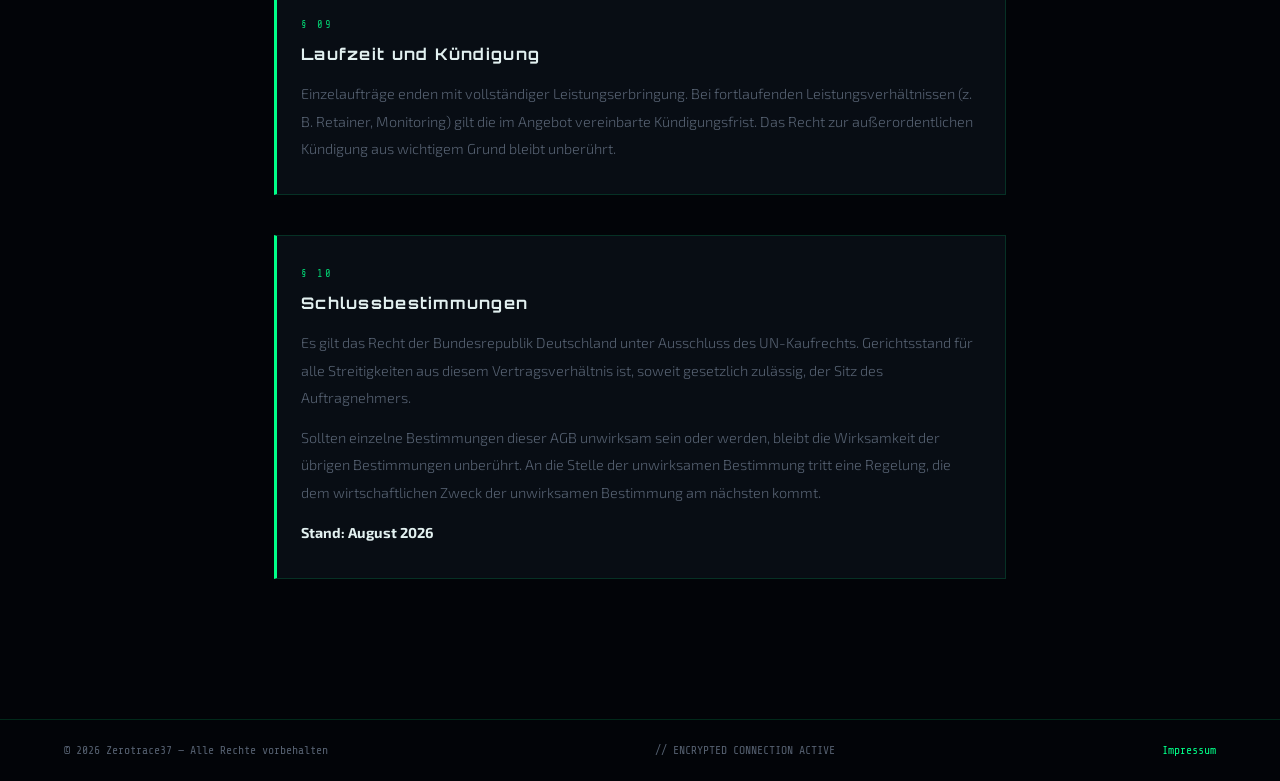
<file: agb.html>
<!DOCTYPE html>
<html lang="de">
<head>
  <!-- Google tag (gtag.js) -->
<script async src="https://www.googletagmanager.com/gtag/js?id=G-4B6MRG3KW2"></script>
<script>
  window.dataLayer = window.dataLayer || [];
  function gtag(){dataLayer.push(arguments);}
  gtag('js', new Date());
  gtag('config', 'G-4B6MRG3KW2');
</script>
<meta charset="UTF-8" />
  <meta name="viewport" content="width=device-width, initial-scale=1.0" />
  <title>AGB — ZeroTrace37</title>
  <link rel="icon" href="/favicon.svg" type="image/svg+xml" />
  <link rel="manifest" href="/site.webmanifest" />
  <meta name="theme-color" content="#00ff88" />
  <link rel="preconnect" href="https://fonts.googleapis.com" />
  <link rel="preconnect" href="https://fonts.gstatic.com" crossorigin />
  <link href="https://fonts.googleapis.com/css2?family=Share+Tech+Mono&family=Orbitron:wght@400;700;900&family=Exo+2:wght@300;400;600&display=swap" rel="stylesheet" />
  <style>
    *, *::before, *::after { box-sizing: border-box; margin: 0; padding: 0; }

    :root {
      --bg-deep:      #020408;
      --bg-card:      #080d14;
      --neon-green:   #00ff88;
      --neon-cyan:    #00e5ff;
      --neon-red:     #ff2d55;
      --neon-yellow:  #ffd60a;
      --text-primary: #e2f0f0;
      --text-muted:   #556070;
      --border:       rgba(0,255,136,0.15);
      --font-mono:    'Share Tech Mono', monospace;
      --font-display: 'Orbitron', sans-serif;
      --font-body:    'Exo 2', sans-serif;
    }

    html { scroll-behavior: smooth; }

    body {
      background: var(--bg-deep);
      color: var(--text-primary);
      font-family: var(--font-body);
      font-weight: 300;
      min-height: 100vh;
      overflow-x: hidden;
    }

    body::before {
      content: '';
      position: fixed; inset: 0;
      background-image:
        linear-gradient(rgba(0,255,136,0.03) 1px, transparent 1px),
        linear-gradient(90deg, rgba(0,255,136,0.03) 1px, transparent 1px);
      background-size: 50px 50px;
      pointer-events: none;
      z-index: 0;
    }

    body::after {
      content: '';
      position: fixed; inset: 0;
      background: repeating-linear-gradient(
        0deg, transparent, transparent 2px,
        rgba(0,0,0,0.03) 2px, rgba(0,0,0,0.03) 4px
      );
      pointer-events: none;
      z-index: 0;
    }

    .navbar {
      position: fixed; top: 0; left: 0; right: 0;
      z-index: 100;
      display: flex; align-items: center; justify-content: space-between;
      padding: 0 5%;
      height: 70px;
      background: rgba(2,4,8,0.92);
      backdrop-filter: blur(12px);
      border-bottom: 1px solid var(--border);
    }

    .nav-logo {
      font-family: var(--font-display);
      font-weight: 900;
      font-size: 1.2rem;
      letter-spacing: 0.1em;
      text-decoration: none;
      display: flex; align-items: center; gap: 2px;
    }

    .logo-bracket { color: var(--neon-green); opacity: 0.7; }
    .logo-text { color: var(--text-primary); }
    .logo-text .accent { color: var(--neon-green); }
    .logo-blink { color: var(--neon-green); animation: blink 1s step-end infinite; }

    @keyframes blink { 0%,100%{opacity:1} 50%{opacity:0} }

    .nav-back {
      font-family: var(--font-mono);
      font-size: 0.78rem;
      color: var(--text-muted);
      text-decoration: none;
      letter-spacing: 0.1em;
      transition: color 0.3s;
      display: flex; align-items: center; gap: 6px;
    }

    .nav-back:hover { color: var(--neon-green); }

    .page-hero {
      position: relative; z-index: 1;
      padding: 120px 5% 60px;
      border-bottom: 1px solid var(--border);
      background: linear-gradient(180deg, rgba(0,255,136,0.03) 0%, transparent 100%);
    }

    .page-tag {
      font-family: var(--font-mono);
      font-size: 0.78rem;
      color: var(--neon-green);
      letter-spacing: 0.2em;
      margin-bottom: 1rem;
      display: flex; align-items: center; gap: 8px;
    }

    .page-tag::before {
      content: '';
      display: inline-block;
      width: 30px; height: 1px;
      background: var(--neon-green);
    }

    .page-title {
      font-family: var(--font-display);
      font-size: clamp(2rem, 5vw, 3.5rem);
      font-weight: 900;
      letter-spacing: 0.05em;
      background: linear-gradient(135deg, var(--text-primary) 0%, var(--neon-green) 100%);
      -webkit-background-clip: text;
      -webkit-text-fill-color: transparent;
      background-clip: text;
      margin-bottom: 0.8rem;
    }

    .page-sub {
      font-family: var(--font-mono);
      font-size: 0.8rem;
      color: var(--text-muted);
      letter-spacing: 0.1em;
    }

    .content-wrapper {
      position: relative; z-index: 1;
      max-width: 860px;
      margin: 0 auto;
      padding: 60px 5% 100px;
    }

    .legal-block {
      margin-bottom: 2.5rem;
      padding: 2rem 2rem 2rem 1.5rem;
      border: 1px solid var(--border);
      border-left: 3px solid var(--neon-green);
      background: var(--bg-card);
      position: relative;
      opacity: 0;
      transform: translateY(20px);
      animation: blockReveal 0.6s ease forwards;
    }

    .legal-block:nth-child(1)  { animation-delay: 0.03s; }
    .legal-block:nth-child(2)  { animation-delay: 0.06s; }
    .legal-block:nth-child(3)  { animation-delay: 0.09s; }
    .legal-block:nth-child(4)  { animation-delay: 0.12s; }
    .legal-block:nth-child(5)  { animation-delay: 0.15s; }
    .legal-block:nth-child(6)  { animation-delay: 0.18s; }
    .legal-block:nth-child(7)  { animation-delay: 0.21s; }
    .legal-block:nth-child(8)  { animation-delay: 0.24s; }
    .legal-block:nth-child(9)  { animation-delay: 0.27s; }
    .legal-block:nth-child(10) { animation-delay: 0.30s; }

    @keyframes blockReveal {
      to { opacity: 1; transform: translateY(0); }
    }

    .legal-block.warning { border-left-color: var(--neon-yellow); }

    .block-label {
      font-family: var(--font-mono);
      font-size: 0.65rem;
      color: var(--neon-green);
      letter-spacing: 0.2em;
      text-transform: uppercase;
      margin-bottom: 0.8rem;
      opacity: 0.8;
    }

    .legal-block.warning .block-label { color: var(--neon-yellow); }

    .legal-block h2 {
      font-family: var(--font-display);
      font-size: 1rem;
      font-weight: 700;
      letter-spacing: 0.08em;
      color: var(--text-primary);
      margin-bottom: 1rem;
    }

    .legal-block p {
      color: var(--text-muted);
      font-size: 0.9rem;
      line-height: 1.9;
      margin-bottom: 0.8rem;
    }

    .legal-block p:last-child { margin-bottom: 0; }

    .legal-block ul {
      list-style: none;
      padding: 0;
      margin: 0.8rem 0;
    }

    .legal-block ul li {
      color: var(--text-muted);
      font-size: 0.87rem;
      line-height: 1.8;
      padding: 0.3rem 0 0.3rem 1.2rem;
      position: relative;
      border-bottom: 1px solid rgba(255,255,255,0.03);
    }

    .legal-block ul li:last-child { border-bottom: none; }

    .legal-block ul li::before {
      content: '›';
      position: absolute; left: 0;
      color: var(--neon-green);
      font-family: var(--font-mono);
    }

    .legal-block a {
      color: var(--neon-cyan);
      text-decoration: none;
      transition: color 0.3s;
    }

    .legal-block a:hover { color: var(--neon-green); }

    .notice-box {
      background: rgba(0,229,255,0.05);
      border: 1px solid rgba(0,229,255,0.2);
      padding: 1rem 1.2rem;
      margin-top: 1rem;
      font-family: var(--font-mono);
      font-size: 0.78rem;
      color: var(--neon-cyan);
      line-height: 1.7;
    }

    .page-footer {
      position: relative; z-index: 1;
      border-top: 1px solid var(--border);
      padding: 1.5rem 5%;
      display: flex; justify-content: space-between; align-items: center;
      font-family: var(--font-mono);
      font-size: 0.72rem;
    }

    .page-footer span { color: var(--text-muted); }
    .page-footer a { color: var(--neon-green); text-decoration: none; }

    .footer-pulse { color: var(--neon-green); animation: pulse 2s ease-in-out infinite; }
    @keyframes pulse { 0%,100%{opacity:1} 50%{opacity:0.3} }

    @media (max-width: 600px) {
      .page-footer { flex-direction: column; gap: 0.5rem; text-align: center; }
    }
  </style>
<meta name="description" content="Allgemeine Geschäftsbedingungen von ZeroTrace37 für Leistungen in Cybersecurity, Penetration Testing und digitaler Forensik.">
<link rel="canonical" href="https://zerotrace37.com/agb.html">
<meta property="og:type" content="website">
<meta property="og:site_name" content="ZeroTrace37">
<meta property="og:locale" content="de_DE">
<meta property="og:title" content="AGB — ZeroTrace37">
<meta property="og:description" content="Allgemeine Geschäftsbedingungen von ZeroTrace37 für Leistungen in Cybersecurity, Penetration Testing und digitaler Forensik.">
<meta property="og:url" content="https://zerotrace37.com/agb.html">
<meta property="og:image" content="https://zerotrace37.com/og-image.jpg">
<meta name="twitter:card" content="summary_large_image">
<script type="application/ld+json">{"@context": "https://schema.org", "@graph": [{"@type": "BreadcrumbList", "itemListElement": [{"@type": "ListItem", "position": 1, "name": "Start", "item": "https://zerotrace37.com/"}, {"@type": "ListItem", "position": 2, "name": "AGB", "item": "https://zerotrace37.com/agb.html"}]}]}</script>
</head>
<body>

  <nav class="navbar">
    <a href="index.html" class="nav-logo">
      <span class="logo-bracket">[</span>
      <span class="logo-text">ZERO<span class="accent">TRACE37</span></span>
      <span class="logo-bracket">]</span>
      <span class="logo-blink">_</span>
    </a>
    <a href="index.html" class="nav-back">← Zurück zur Hauptseite</a>
  </nav>

  <div class="page-hero">
    <div class="page-tag">// RECHTLICHES</div>
    <h1 class="page-title">AGB</h1>
    <p class="page-sub">Allgemeine Geschäftsbedingungen</p>
  </div>

  <main class="content-wrapper">

    <div class="legal-block">
      <div class="block-label">§ 01</div>
      <h2>Geltungsbereich</h2>
      <p>
        Diese Allgemeinen Geschäftsbedingungen (AGB) gelten für alle Verträge zwischen Zerotrace37
        (nachfolgend „Auftragnehmer") und dessen Auftraggebern über die Erbringung von Leistungen im
        Bereich Cybersecurity, insbesondere Penetration Testing, Sicherheitsaudits, Incident Response,
        Betrugsermittlung und verwandte Beratungsleistungen.
      </p>
      <p>
        Abweichende, entgegenstehende oder ergänzende Geschäftsbedingungen des Auftraggebers werden
        nur dann Vertragsbestandteil, wenn der Auftragnehmer ihrer Geltung ausdrücklich schriftlich
        zugestimmt hat.
      </p>
    </div>

    <div class="legal-block">
      <div class="block-label">§ 02</div>
      <h2>Vertragsschluss</h2>
      <p>
        Der Vertrag kommt durch schriftliches Angebot des Auftragnehmers und dessen schriftliche
        Annahme durch den Auftraggeber zustande, etwa per E-Mail oder mittels eines gesondert
        unterzeichneten Auftragsformulars. Mündliche Nebenabreden bestehen nicht.
      </p>
      <p>
        Bei Leistungen mit Bezug zu IT-Systemen Dritter (insbesondere Penetration Testing) ist
        zusätzlich ein gesondertes Autorisierungsdokument (Rules of Engagement) erforderlich, das
        Umfang, Zeitfenster und ausdrückliche Freigabe des Systeminhabers regelt.
      </p>
    </div>

    <div class="legal-block">
      <div class="block-label">§ 03</div>
      <h2>Leistungsumfang</h2>
      <p>
        Art, Umfang und Ausführung der jeweiligen Leistung ergeben sich aus dem individuellen Angebot
        bzw. der Leistungsbeschreibung des Einzelauftrags. Der Auftragnehmer erbringt seine Leistungen
        nach dem aktuellen Stand der Technik und den anerkannten Regeln der IT-Sicherheit.
      </p>
      <ul>
        <li>Penetration Tests werden ausschließlich innerhalb des vereinbarten Testfensters und Scopes durchgeführt</li>
        <li>Änderungen des Leistungsumfangs bedürfen der schriftlichen Vereinbarung beider Parteien</li>
        <li>Ergebnisse werden in Form eines schriftlichen Berichts mit Schweregrad-Einstufung übergeben</li>
      </ul>
      <div class="notice-box">
        ⚠ Sicherheitstests gegen Systeme Dritter erfolgen ausschließlich nach vorheriger schriftlicher
        Autorisierung durch den nachweislich Berechtigten. Ohne diese Freigabe wird keine Leistung erbracht.
      </div>
    </div>

    <div class="legal-block">
      <div class="block-label">§ 04</div>
      <h2>Mitwirkungspflichten des Auftraggebers</h2>
      <p>
        Der Auftraggeber stellt sicher, dass er zur Erteilung der Testfreigabe berechtigt ist, und
        stellt dem Auftragnehmer alle für die Leistungserbringung erforderlichen Informationen,
        Zugänge und Ansprechpartner rechtzeitig zur Verfügung. Verzögerungen, die auf unzureichender
        Mitwirkung beruhen, gehen nicht zulasten des Auftragnehmers.
      </p>
    </div>

    <div class="legal-block">
      <div class="block-label">§ 05</div>
      <h2>Vergütung und Zahlungsbedingungen</h2>
      <p>
        Die Vergütung richtet sich nach dem individuellen Angebot. Rechnungen sind, sofern nicht
        anders vereinbart, innerhalb von 14 Tagen nach Rechnungsstellung ohne Abzug fällig.
      </p>
      <p>
        Bei Zahlungsverzug ist der Auftragnehmer berechtigt, Verzugszinsen in gesetzlicher Höhe zu
        berechnen sowie die weitere Leistungserbringung bis zum Ausgleich offener Forderungen
        auszusetzen.
      </p>
    </div>

    <div class="legal-block">
      <div class="block-label">§ 06</div>
      <h2>Vertraulichkeit</h2>
      <p>
        Beide Parteien verpflichten sich, alle im Rahmen der Zusammenarbeit erlangten vertraulichen
        Informationen, insbesondere Geschäfts- und Betriebsgeheimnisse sowie Erkenntnisse aus
        Sicherheitsanalysen, streng vertraulich zu behandeln und nicht an Dritte weiterzugeben.
      </p>
      <p>
        Diese Verpflichtung gilt über das Ende des Vertragsverhältnisses hinaus fort. Auf Wunsch des
        Auftraggebers wird zusätzlich eine gesonderte Vertraulichkeitsvereinbarung (NDA) abgeschlossen.
      </p>
    </div>

    <div class="legal-block">
      <div class="block-label">§ 07</div>
      <h2>Gewährleistung</h2>
      <p>
        Der Auftragnehmer erbringt seine Leistungen nach bestem Wissen und aktuellem Stand der
        Sicherheitsforschung. Ein Penetration Test oder Audit stellt eine Momentaufnahme dar und
        garantiert keine vollständige Freiheit von Sicherheitslücken, auch nicht für nach
        Testabschluss vorgenommene Änderungen am System.
      </p>
      <p>
        Beanstandungen der Leistung sind unverzüglich, spätestens innerhalb von 14 Tagen nach
        Übergabe des Ergebnisberichts, schriftlich mitzuteilen.
      </p>
    </div>

    <div class="legal-block warning">
      <div class="block-label">§ 08</div>
      <h2>Haftung</h2>
      <p>
        Der Auftragnehmer haftet unbeschränkt für Vorsatz und grobe Fahrlässigkeit sowie nach den
        Vorschriften des Produkthaftungsgesetzes. Für leichte Fahrlässigkeit haftet der
        Auftragnehmer nur bei Verletzung wesentlicher Vertragspflichten (Kardinalpflichten) und
        begrenzt auf den vertragstypisch vorhersehbaren Schaden.
      </p>
      <p>
        Bei Penetration Tests und Sicherheitsanalysen besteht ein Restrisiko technischer
        Beeinträchtigungen der getesteten Systeme (z. B. Instabilität, kurzzeitige Nichtverfügbarkeit).
        Dieses Risiko wird vor Testbeginn im Rahmen der Autorisierung ausdrücklich besprochen und vom
        Auftraggeber akzeptiert.
      </p>
    </div>

    <div class="legal-block">
      <div class="block-label">§ 09</div>
      <h2>Laufzeit und Kündigung</h2>
      <p>
        Einzelaufträge enden mit vollständiger Leistungserbringung. Bei fortlaufenden
        Leistungsverhältnissen (z. B. Retainer, Monitoring) gilt die im Angebot vereinbarte
        Kündigungsfrist. Das Recht zur außerordentlichen Kündigung aus wichtigem Grund bleibt
        unberührt.
      </p>
    </div>

    <div class="legal-block">
      <div class="block-label">§ 10</div>
      <h2>Schlussbestimmungen</h2>
      <p>
        Es gilt das Recht der Bundesrepublik Deutschland unter Ausschluss des UN-Kaufrechts.
        Gerichtsstand für alle Streitigkeiten aus diesem Vertragsverhältnis ist, soweit gesetzlich
        zulässig, der Sitz des Auftragnehmers.
      </p>
      <p>
        Sollten einzelne Bestimmungen dieser AGB unwirksam sein oder werden, bleibt die Wirksamkeit
        der übrigen Bestimmungen unberührt. An die Stelle der unwirksamen Bestimmung tritt eine
        Regelung, die dem wirtschaftlichen Zweck der unwirksamen Bestimmung am nächsten kommt.
      </p>
      <p>
        <strong style="color: var(--text-primary);">Stand: August 2026</strong>
      </p>
    </div>

  </main>

  <footer class="page-footer">
    <span>© 2026 Zerotrace37 — Alle Rechte vorbehalten</span>
    <span class="footer-pulse">// ENCRYPTED CONNECTION ACTIVE</span>
    <a href="impressum.html">Impressum</a>
  </footer>

</body>
</html>
</file>
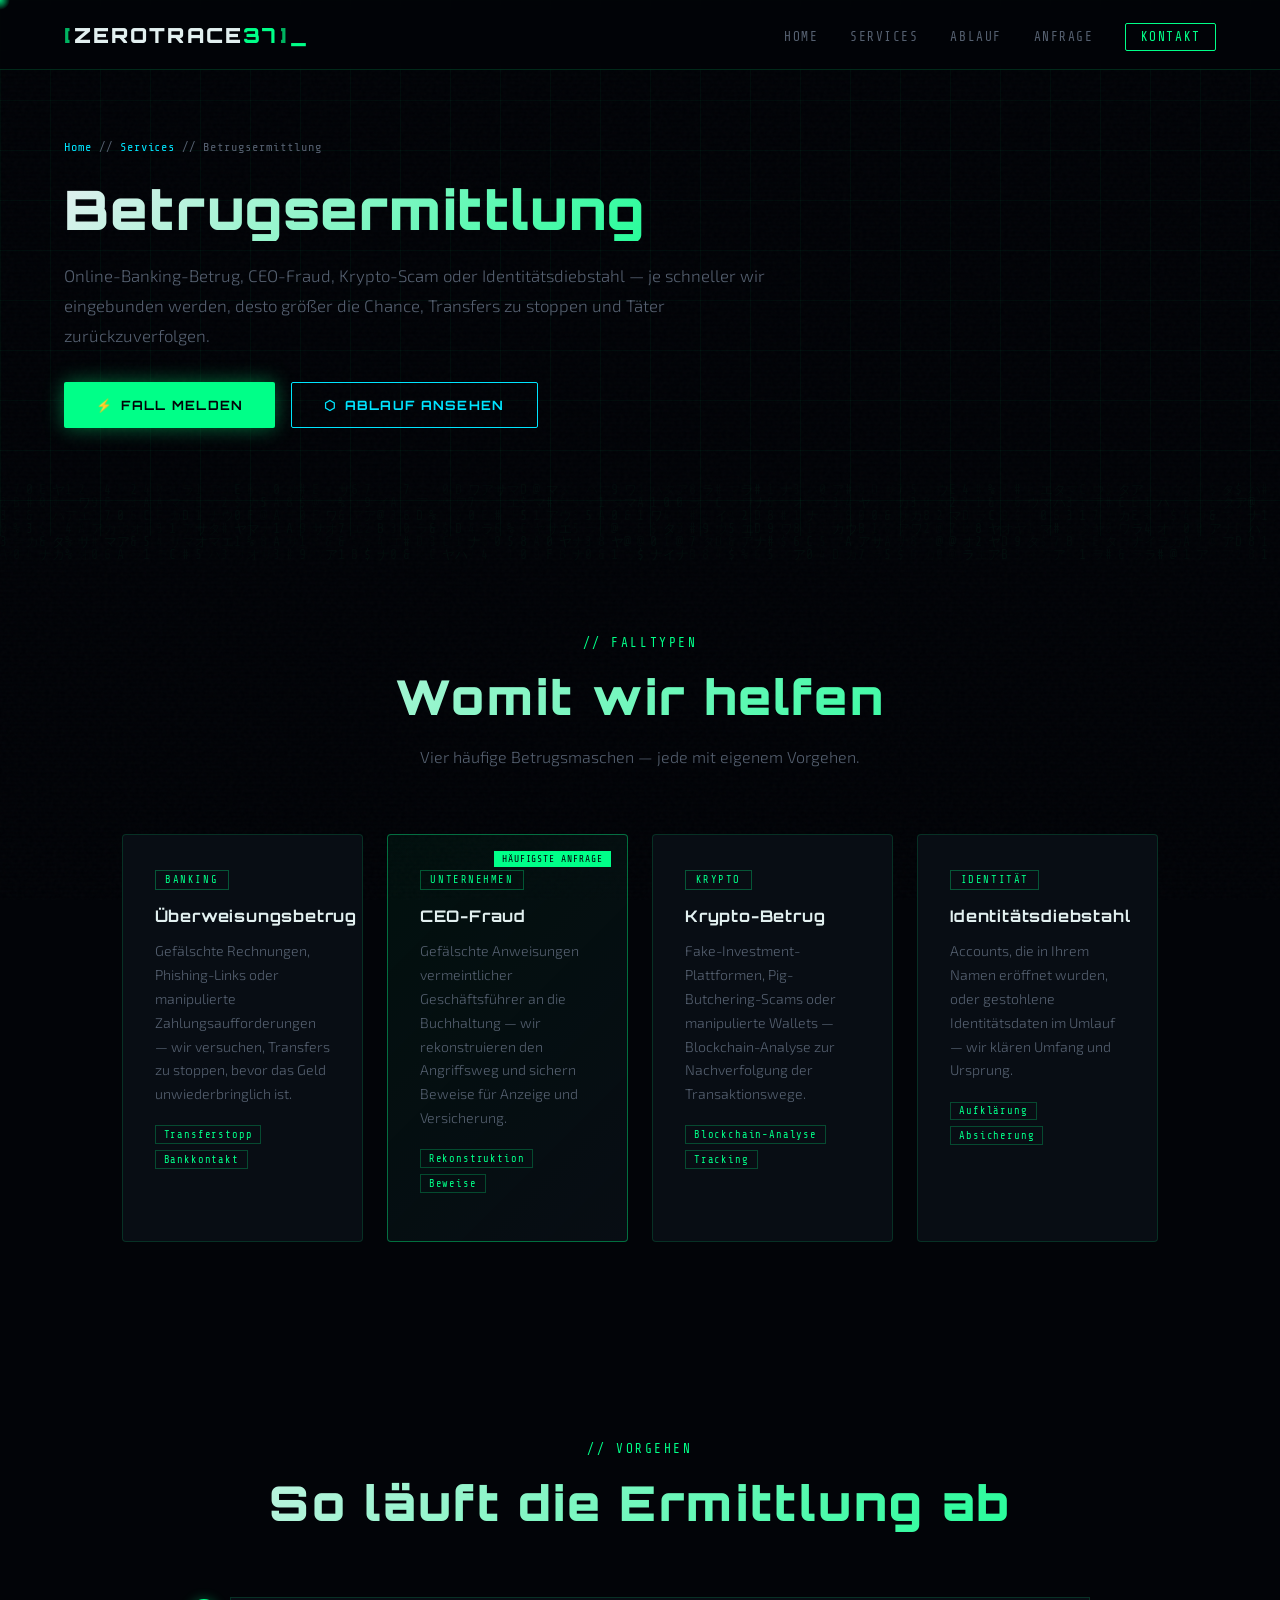
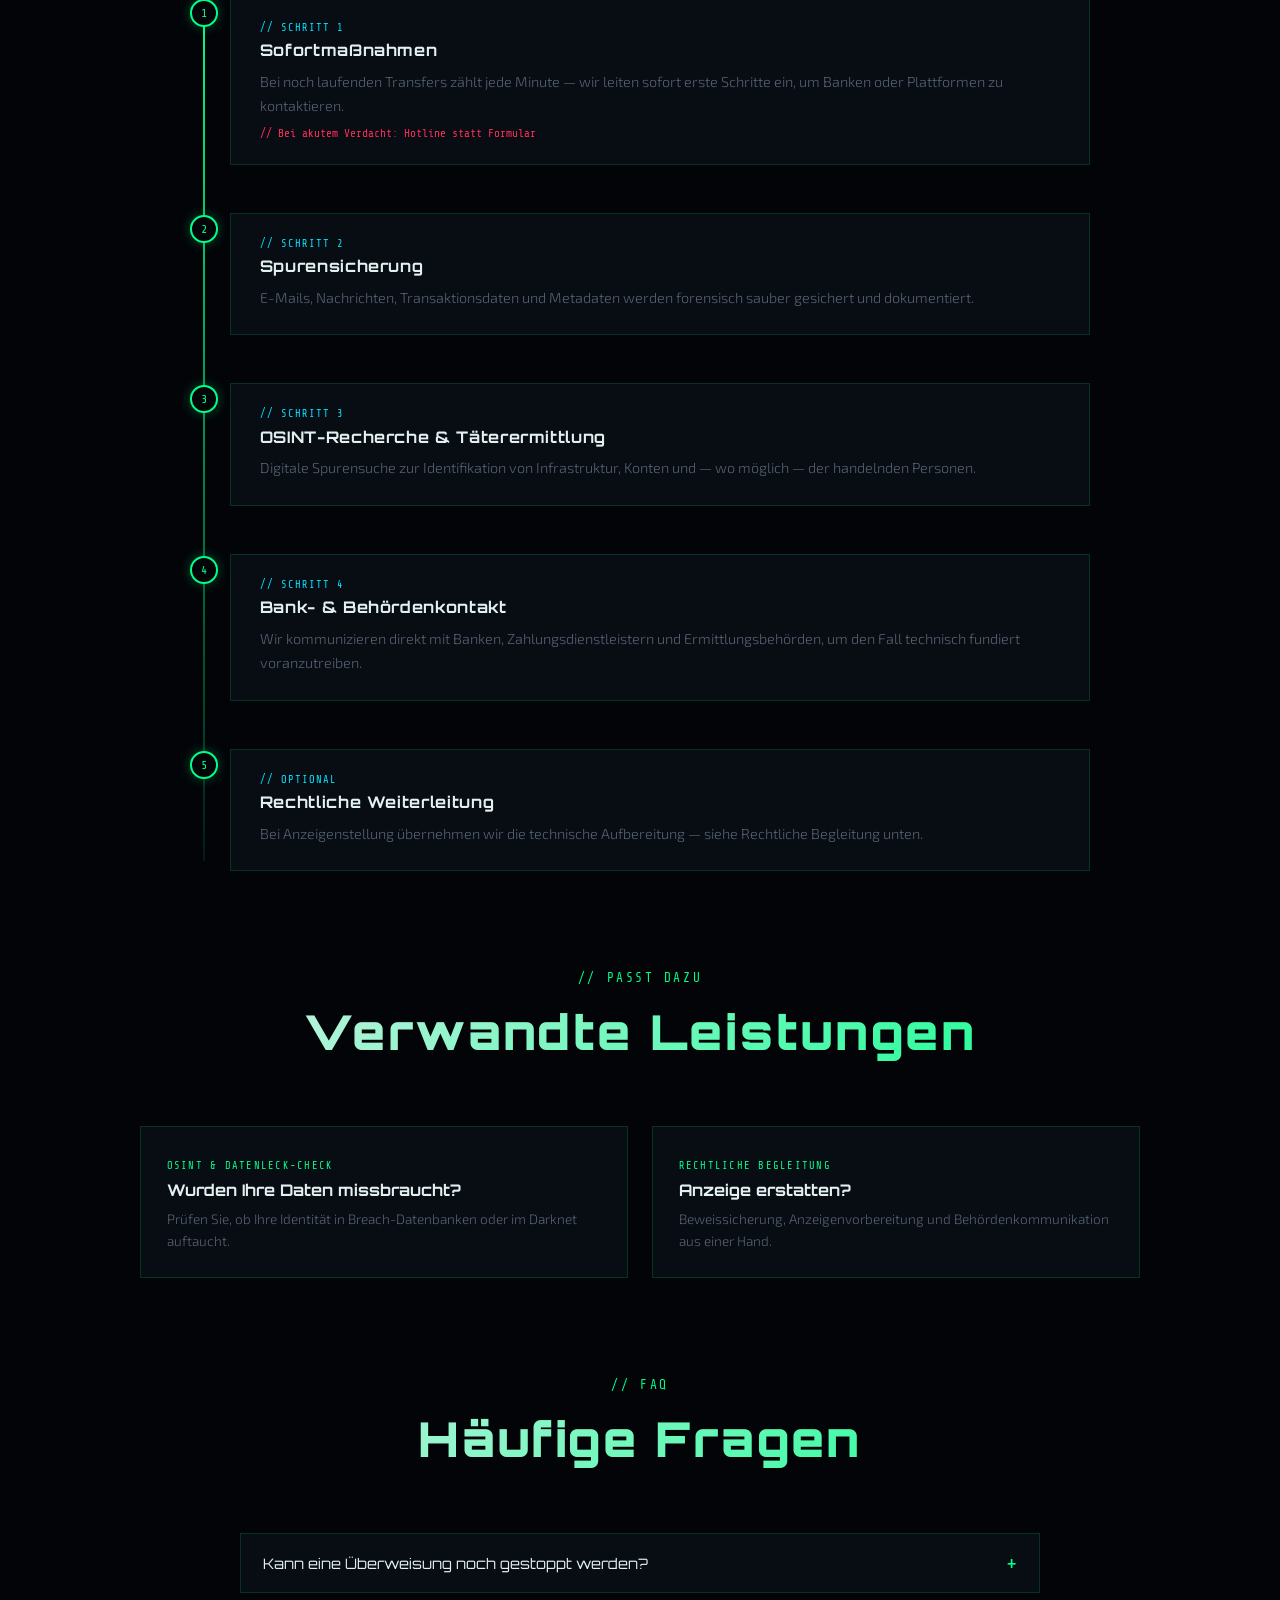
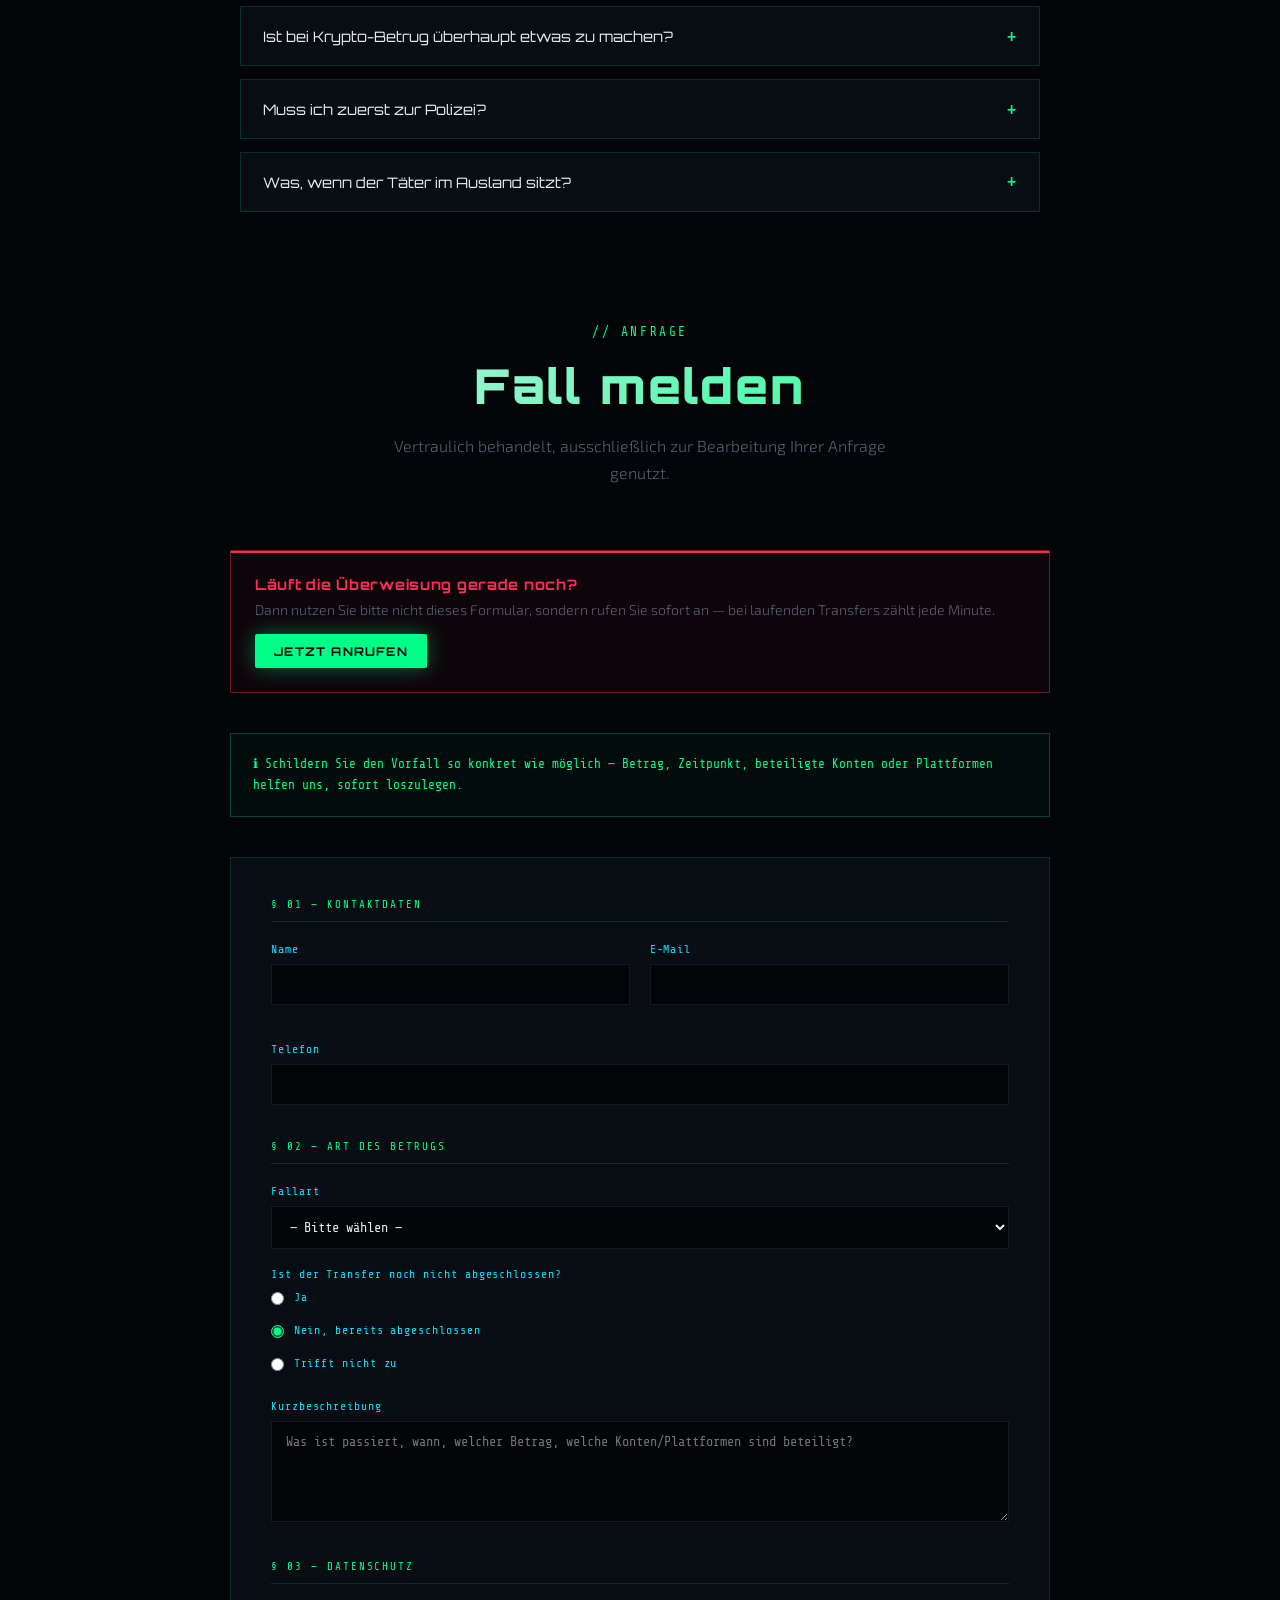
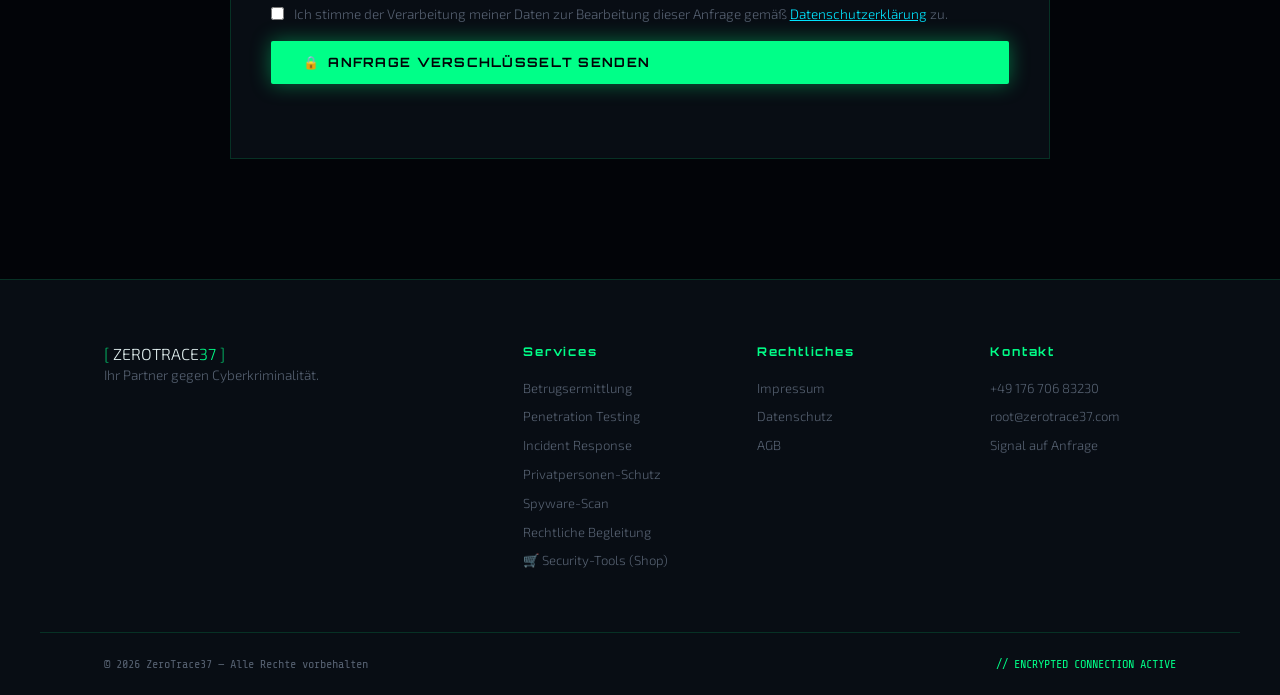
<file: betrugsermittlung.html>
<!DOCTYPE html>
<html lang="de">
<head>
  <!-- Google tag (gtag.js) -->
<script async src="https://www.googletagmanager.com/gtag/js?id=G-4B6MRG3KW2"></script>
<script>
  window.dataLayer = window.dataLayer || [];
  function gtag(){dataLayer.push(arguments);}
  gtag('js', new Date());
  gtag('config', 'G-4B6MRG3KW2');
</script>
<meta charset="UTF-8" />
  <meta name="viewport" content="width=device-width, initial-scale=1.0" />
  <title>Betrugsermittlung — ZeroTrace37</title>
  <meta name="description" content="Aktive Unterstützung bei Cyberbetrug, Online-Banking-Betrug, CEO-Fraud, Krypto-Betrug und Identitätsdiebstahl. Sofortmaßnahmen, Spurensicherung, Täterermittlung — deutschlandweit, 24/7." />
  <link rel="canonical" href="https://zerotrace37.com/betrugsermittlung.html" />
  <link rel="icon" href="/favicon.svg" type="image/svg+xml" />
  <link rel="manifest" href="/site.webmanifest" />
  <meta name="theme-color" content="#00ff88" />
  <link rel="stylesheet" href="styles.css" />
  <link rel="preconnect" href="https://fonts.googleapis.com" />
  <link rel="preconnect" href="https://fonts.gstatic.com" crossorigin />
  <link href="https://fonts.googleapis.com/css2?family=Share+Tech+Mono&family=Orbitron:wght@400;700;900&family=Exo+2:wght@300;400;600&display=swap" rel="stylesheet" />
  <style>
    /* ===== PAGE-SPECIFIC ADDITIONS (Betrugsermittlung subpage) ===== */

    .sub-hero { min-height: 55vh; padding: 140px 5% 60px; display: flex; align-items: center; position: relative; overflow: hidden; }
    .sub-hero-grid {
      position: absolute; inset: 0;
      background-image:
        linear-gradient(rgba(0,255,136,0.04) 1px, transparent 1px),
        linear-gradient(90deg, rgba(0,255,136,0.04) 1px, transparent 1px);
      background-size: 50px 50px; z-index: 0;
    }
    .sub-hero-content { position: relative; z-index: 1; max-width: 720px; }
    .breadcrumb { font-family: var(--font-mono); font-size: 0.75rem; color: var(--text-muted); letter-spacing: 0.08em; margin-bottom: 1.5rem; }
    .breadcrumb a { color: var(--neon-cyan); text-decoration: none; }
    .breadcrumb a:hover { color: var(--neon-green); }
    .sub-hero h1 {
      font-family: var(--font-display); font-size: clamp(2.1rem, 4.6vw, 3.4rem); font-weight: 900;
      letter-spacing: 0.02em; line-height: 1.15;
      background: linear-gradient(135deg, var(--text-primary) 0%, var(--neon-green) 100%);
      -webkit-background-clip: text; -webkit-text-fill-color: transparent; background-clip: text;
      margin-bottom: 1.2rem;
    }
    .sub-hero-sub { color: var(--text-muted); font-size: 1.05rem; line-height: 1.8; margin-bottom: 2rem; }

    .box-label {
      font-family: var(--font-mono); font-size: 0.65rem; letter-spacing: 0.15em;
      color: var(--neon-green); border: 1px solid rgba(0,255,136,0.3);
      display: inline-block; padding: 0.2rem 0.6rem; margin-bottom: 1rem;
    }
    .fraud-grid {
      display: grid; grid-template-columns: repeat(4, 1fr); gap: 1.5rem;
      max-width: 1200px; margin: 0 auto; padding: 0 5%;
    }
    @media (max-width: 1100px) { .fraud-grid { grid-template-columns: 1fr 1fr; } }
    @media (max-width: 600px) { .fraud-grid { grid-template-columns: 1fr; } }

    /* Timeline (shared pattern) */
    .timeline-section { padding: 100px 5%; }
    .timeline { max-width: 900px; margin: 0 auto; position: relative; padding-left: 40px; }
    .timeline::before {
      content: ''; position: absolute; left: 13px; top: 10px; bottom: 10px; width: 2px;
      background: linear-gradient(to bottom, var(--neon-green), rgba(0,255,136,0.1));
    }
    .timeline-step { position: relative; padding-bottom: 3rem; opacity: 0; transform: translateX(-20px); transition: opacity 0.6s ease, transform 0.6s ease; }
    .timeline-step.visible { opacity: 1; transform: translateX(0); }
    .timeline-step:last-child { padding-bottom: 0; }
    .timeline-dot {
      position: absolute; left: -40px; top: 2px; width: 28px; height: 28px; border-radius: 50%;
      background: var(--bg-deep); border: 2px solid var(--neon-green);
      display: flex; align-items: center; justify-content: center;
      font-family: var(--font-mono); font-size: 0.75rem; color: var(--neon-green);
      box-shadow: 0 0 12px rgba(0,255,136,0.3);
    }
    .timeline-content { background: var(--bg-card); border: 1px solid var(--border); padding: 1.5rem 1.8rem; }
    .timeline-content h3 { font-family: var(--font-display); font-size: 1rem; letter-spacing: 0.04em; color: var(--text-primary); margin-bottom: 0.6rem; }
    .timeline-content p { color: var(--text-muted); font-size: 0.9rem; line-height: 1.7; }
    .timeline-phase-tag { font-family: var(--font-mono); font-size: 0.65rem; color: var(--neon-cyan); letter-spacing: 0.1em; margin-bottom: 0.4rem; display: block; }
    .timeline-sla { font-family: var(--font-mono); font-size: 0.7rem; color: var(--neon-red); margin-top: 0.5rem; display: block; }

    /* Cross-link callouts */
    .crosslink-section { padding: 0 5% 100px; }
    .crosslink-grid { display: grid; grid-template-columns: 1fr 1fr; gap: 1.5rem; max-width: 1000px; margin: 0 auto; }
    @media (max-width: 700px) { .crosslink-grid { grid-template-columns: 1fr; } }
    .crosslink-card {
      display: block; background: var(--bg-card); border: 1px solid var(--border);
      padding: 1.6rem; text-decoration: none; transition: border-color 0.3s ease, transform 0.3s ease;
    }
    .crosslink-card:hover { border-color: rgba(0,255,136,0.4); transform: translateY(-3px); }
    .crosslink-card span.cl-tag { font-family: var(--font-mono); font-size: 0.65rem; color: var(--neon-green); letter-spacing: 0.12em; }
    .crosslink-card h3 { font-family: var(--font-display); font-size: 1rem; color: var(--text-primary); margin: 0.5rem 0; }
    .crosslink-card p { color: var(--text-muted); font-size: 0.85rem; line-height: 1.6; }

    /* FAQ */
    .faq-section { padding: 0 5% 100px; }
    .faq-list { max-width: 800px; margin: 0 auto; }
    .faq-item { background: var(--bg-card); border: 1px solid var(--border); margin-bottom: 0.8rem; overflow: hidden; }
    .faq-item summary {
      font-family: var(--font-display); font-size: 0.9rem; color: var(--text-primary);
      padding: 1.1rem 1.4rem; cursor: pointer; list-style: none;
      display: flex; justify-content: space-between; align-items: center;
    }
    .faq-item summary::-webkit-details-marker { display: none; }
    .faq-item summary::after { content: '+'; color: var(--neon-green); font-size: 1.3rem; font-family: var(--font-mono); transition: transform 0.3s ease; }
    .faq-item[open] summary::after { transform: rotate(45deg); }
    .faq-item p { color: var(--text-muted); font-size: 0.88rem; line-height: 1.75; padding: 0 1.4rem 1.3rem; }

    .urgency-box { position: relative; padding: 1.5rem; border: 1px solid rgba(255,45,85,0.4); background: rgba(255,45,85,0.05); overflow: hidden; margin-bottom: 2.5rem; max-width: 1000px; margin-left: auto; margin-right: auto; }
    .urgency-pulse { position: absolute; top: 0; left: 0; right: 0; height: 2px; background: var(--neon-red); animation: urgencyPulse 1.5s ease-in-out infinite; }
    @keyframes urgencyPulse { 0%,100% { opacity: 0.5; box-shadow: none; } 50% { opacity: 1; box-shadow: 0 0 15px var(--neon-red); } }
    .urgency-box strong { font-family: var(--font-display); font-size: 0.9rem; color: var(--neon-red); letter-spacing: 0.05em; display: block; margin-bottom: 0.5rem; }
    .urgency-box p { color: var(--text-muted); font-size: 0.88rem; margin-bottom: 1rem; }

    /* ===== REQUEST FORM ===== */
    .req-section { padding: 0 5% 120px; }
    .req-wrapper { max-width: 820px; margin: 0 auto; }
    .req-notice {
      background: rgba(0,255,136,0.04); border: 1px solid rgba(0,255,136,0.25);
      padding: 1.2rem 1.4rem; margin-bottom: 2.5rem;
      font-family: var(--font-mono); font-size: 0.8rem; color: var(--neon-green); line-height: 1.7;
    }
    .req-form { background: var(--bg-card); border: 1px solid var(--border); padding: 2.5rem; }
    .req-fieldset { border: none; margin-bottom: 2.2rem; padding: 0; }
    .req-fieldset:last-of-type { margin-bottom: 0; }
    .req-legend {
      font-family: var(--font-mono); font-size: 0.68rem; color: var(--neon-green);
      letter-spacing: 0.18em; text-transform: uppercase;
      border-bottom: 1px solid var(--border); padding-bottom: 0.6rem; margin-bottom: 1.3rem;
      width: 100%; display: block;
    }
    .req-row { display: grid; grid-template-columns: 1fr 1fr; gap: 1.2rem; margin-bottom: 1.2rem; }
    .req-field { margin-bottom: 1.2rem; }
    .req-field:last-child { margin-bottom: 0; }
    .req-field label { display: block; font-family: var(--font-mono); font-size: 0.72rem; color: var(--neon-cyan); letter-spacing: 0.08em; margin-bottom: 0.5rem; }
    .req-field input[type="text"], .req-field input[type="email"], .req-field input[type="tel"], .req-field textarea, .req-field select {
      width: 100%; background: var(--bg-deep); border: 1px solid rgba(255,255,255,0.08);
      color: var(--text-primary); font-family: var(--font-mono); font-size: 0.85rem;
      padding: 0.75rem 0.9rem; outline: none; resize: vertical;
    }
    .req-field select option { background: var(--bg-card); }
    .req-field input:focus, .req-field textarea:focus, .req-field select:focus { border-color: var(--neon-green); }
    .req-hint { font-size: 0.75rem; color: var(--text-muted); margin-top: 0.4rem; }
    .req-checkbox, .req-radio { display: flex; align-items: flex-start; gap: 0.6rem; font-size: 0.85rem; color: var(--text-muted); line-height: 1.5; margin-bottom: 0.5rem; }
    .req-checkbox input, .req-radio input { margin-top: 3px; accent-color: var(--neon-green); flex-shrink: 0; }
    .req-submit { width: 100%; margin-top: 0.5rem; }
    .req-form-status { margin-top: 1rem; font-family: var(--font-mono); font-size: 0.8rem; text-align: center; min-height: 1.4em; }
    .req-form-status.ok { color: var(--neon-green); }
    .req-form-status.err { color: var(--neon-red); }

    @media (max-width: 900px) {
      .req-row { grid-template-columns: 1fr; }
      .req-form { padding: 1.5rem; }
    }
  </style>
<meta property="og:type" content="website">
<meta property="og:site_name" content="ZeroTrace37">
<meta property="og:locale" content="de_DE">
<meta property="og:title" content="Betrugsermittlung — ZeroTrace37">
<meta property="og:description" content="Aktive Unterstützung bei Cyberbetrug, Online-Banking-Betrug, CEO-Fraud, Krypto-Betrug und Identitätsdiebstahl. Sofortmaßnahmen, Spurensicherung, Täterermittlung — deutschlandweit, 24/7.">
<meta property="og:url" content="https://zerotrace37.com/betrugsermittlung.html">
<meta property="og:image" content="https://zerotrace37.com/og-image.jpg">
<meta name="twitter:card" content="summary_large_image">
<script type="application/ld+json">{"@context": "https://schema.org", "@graph": [{"@type": "BreadcrumbList", "itemListElement": [{"@type": "ListItem", "position": 1, "name": "Start", "item": "https://zerotrace37.com/"}, {"@type": "ListItem", "position": 2, "name": "Betrugsermittlung", "item": "https://zerotrace37.com/betrugsermittlung.html"}]}, {"@type": "Service", "name": "Betrugsermittlung", "description": "Aktive Unterstützung bei Cyberbetrug, Online-Banking-Betrug, CEO-Fraud, Krypto-Betrug und Identitätsdiebstahl. Sofortmaßnahmen, Spurensicherung, Täterermittlung — deutschlandweit, 24/7.", "url": "https://zerotrace37.com/betrugsermittlung.html", "areaServed": {"@type": "Country", "name": "Deutschland"}, "provider": {"@type": "ProfessionalService", "@id": "https://zerotrace37.com/#organization", "name": "ZeroTrace37", "url": "https://zerotrace37.com/", "telephone": "+4917670683230"}}]}</script>
</head>
<body>

  <canvas id="matrixCanvas"></canvas>
  <div class="scanlines"></div>
  <div class="noise-overlay"></div>
  <div class="cursor-glow" id="cursorGlow"></div>

  <nav class="navbar" id="navbar">
    <a href="index.html" class="nav-logo" style="text-decoration:none;">
      <span class="logo-bracket">[</span>
      <span class="logo-text">ZEROTRACE<span class="accent">37</span></span>
      <span class="logo-bracket">]</span>
      <span class="logo-blink">_</span>
    </a>
    <ul class="nav-links">
      <li><a href="index.html#home" class="nav-link">HOME</a></li>
      <li><a href="index.html#services" class="nav-link">SERVICES</a></li>
      <li><a href="#ablauf" class="nav-link">ABLAUF</a></li>
      <li><a href="#anfrage" class="nav-link">ANFRAGE</a></li>
      <li><a href="index.html#contact" class="nav-link cta-nav">KONTAKT</a></li>
    </ul>
    <button class="hamburger" id="hamburger" aria-label="Menu">
      <span></span><span></span><span></span>
    </button>
  </nav>

  <!-- ===== SUB HERO ===== -->
  <section class="sub-hero">
    <div class="sub-hero-grid"></div>
    <div class="sub-hero-content">
      <div class="breadcrumb"><a href="index.html">Home</a> // <a href="index.html#services">Services</a> // Betrugsermittlung</div>
      <h1>Betrugsermittlung</h1>
      <p class="sub-hero-sub">
        Online-Banking-Betrug, CEO-Fraud, Krypto-Scam oder Identitätsdiebstahl — je schneller wir eingebunden werden,
        desto größer die Chance, Transfers zu stoppen und Täter zurückzuverfolgen.
      </p>
      <div class="hero-buttons">
        <a href="#anfrage" class="btn-primary"><span class="btn-icon">⚡</span> FALL MELDEN</a>
        <a href="#ablauf" class="btn-secondary"><span class="btn-icon">⬡</span> ABLAUF ANSEHEN</a>
      </div>
    </div>
  </section>

  <!-- ===== FRAUD TYPES ===== -->
  <section class="services">
    <div class="section-header">
      <div class="section-tag">// FALLTYPEN</div>
      <h2 class="section-title">Womit wir helfen</h2>
      <p class="section-sub">Vier häufige Betrugsmaschen — jede mit eigenem Vorgehen.</p>
    </div>
    <div class="fraud-grid">

      <div class="service-card" data-delay="0">
        <div class="card-glow"></div>
        <span class="box-label">BANKING</span>
        <h3>Überweisungsbetrug</h3>
        <p>Gefälschte Rechnungen, Phishing-Links oder manipulierte Zahlungsaufforderungen — wir versuchen, Transfers zu stoppen, bevor das Geld unwiederbringlich ist.</p>
        <div class="card-tags"><span>Transferstopp</span><span>Bankkontakt</span></div>
      </div>

      <div class="service-card featured" data-delay="100">
        <div class="card-glow"></div>
        <div class="featured-badge">HÄUFIGSTE ANFRAGE</div>
        <span class="box-label">UNTERNEHMEN</span>
        <h3>CEO-Fraud</h3>
        <p>Gefälschte Anweisungen vermeintlicher Geschäftsführer an die Buchhaltung — wir rekonstruieren den Angriffsweg und sichern Beweise für Anzeige und Versicherung.</p>
        <div class="card-tags"><span>Rekonstruktion</span><span>Beweise</span></div>
      </div>

      <div class="service-card" data-delay="200">
        <div class="card-glow"></div>
        <span class="box-label">KRYPTO</span>
        <h3>Krypto-Betrug</h3>
        <p>Fake-Investment-Plattformen, Pig-Butchering-Scams oder manipulierte Wallets — Blockchain-Analyse zur Nachverfolgung der Transaktionswege.</p>
        <div class="card-tags"><span>Blockchain-Analyse</span><span>Tracking</span></div>
      </div>

      <div class="service-card" data-delay="300">
        <div class="card-glow"></div>
        <span class="box-label">IDENTITÄT</span>
        <h3>Identitätsdiebstahl</h3>
        <p>Accounts, die in Ihrem Namen eröffnet wurden, oder gestohlene Identitätsdaten im Umlauf — wir klären Umfang und Ursprung.</p>
        <div class="card-tags"><span>Aufklärung</span><span>Absicherung</span></div>
      </div>

    </div>
  </section>

  <!-- ===== PROCESS TIMELINE ===== -->
  <section class="timeline-section" id="ablauf">
    <div class="section-header">
      <div class="section-tag">// VORGEHEN</div>
      <h2 class="section-title">So läuft die Ermittlung ab</h2>
    </div>
    <div class="timeline">
      <div class="timeline-step">
        <div class="timeline-dot">1</div>
        <div class="timeline-content">
          <span class="timeline-phase-tag">// SCHRITT 1</span>
          <h3>Sofortmaßnahmen</h3>
          <p>Bei noch laufenden Transfers zählt jede Minute — wir leiten sofort erste Schritte ein, um Banken oder Plattformen zu kontaktieren.</p>
          <span class="timeline-sla">// Bei akutem Verdacht: Hotline statt Formular</span>
        </div>
      </div>
      <div class="timeline-step">
        <div class="timeline-dot">2</div>
        <div class="timeline-content">
          <span class="timeline-phase-tag">// SCHRITT 2</span>
          <h3>Spurensicherung</h3>
          <p>E-Mails, Nachrichten, Transaktionsdaten und Metadaten werden forensisch sauber gesichert und dokumentiert.</p>
        </div>
      </div>
      <div class="timeline-step">
        <div class="timeline-dot">3</div>
        <div class="timeline-content">
          <span class="timeline-phase-tag">// SCHRITT 3</span>
          <h3>OSINT-Recherche & Täterermittlung</h3>
          <p>Digitale Spurensuche zur Identifikation von Infrastruktur, Konten und — wo möglich — der handelnden Personen.</p>
        </div>
      </div>
      <div class="timeline-step">
        <div class="timeline-dot">4</div>
        <div class="timeline-content">
          <span class="timeline-phase-tag">// SCHRITT 4</span>
          <h3>Bank- & Behördenkontakt</h3>
          <p>Wir kommunizieren direkt mit Banken, Zahlungsdienstleistern und Ermittlungsbehörden, um den Fall technisch fundiert voranzutreiben.</p>
        </div>
      </div>
      <div class="timeline-step">
        <div class="timeline-dot">5</div>
        <div class="timeline-content">
          <span class="timeline-phase-tag">// OPTIONAL</span>
          <h3>Rechtliche Weiterleitung</h3>
          <p>Bei Anzeigenstellung übernehmen wir die technische Aufbereitung — siehe Rechtliche Begleitung unten.</p>
        </div>
      </div>
    </div>
  </section>

  <!-- ===== CROSS-LINKS ===== -->
  <section class="crosslink-section">
    <div class="section-header">
      <div class="section-tag">// PASST DAZU</div>
      <h2 class="section-title">Verwandte Leistungen</h2>
    </div>
    <div class="crosslink-grid">
      <a href="osint-leak-check.html" class="crosslink-card">
        <span class="cl-tag">OSINT & DATENLECK-CHECK</span>
        <h3>Wurden Ihre Daten missbraucht?</h3>
        <p>Prüfen Sie, ob Ihre Identität in Breach-Datenbanken oder im Darknet auftaucht.</p>
      </a>
      <a href="rechtliche-begleitung.html" class="crosslink-card">
        <span class="cl-tag">RECHTLICHE BEGLEITUNG</span>
        <h3>Anzeige erstatten?</h3>
        <p>Beweissicherung, Anzeigenvorbereitung und Behördenkommunikation aus einer Hand.</p>
      </a>
    </div>
  </section>

  <!-- ===== FAQ ===== -->
  <section class="faq-section">
    <div class="section-header">
      <div class="section-tag">// FAQ</div>
      <h2 class="section-title">Häufige Fragen</h2>
    </div>
    <div class="faq-list">
      <details class="faq-item">
        <summary>Kann eine Überweisung noch gestoppt werden?</summary>
        <p>Solange der Transfer noch nicht final verbucht ist, bestehen reale Chancen — insbesondere bei internationalen Überweisungen, die mehrere Tage brauchen. Je früher Sie sich melden, desto besser die Erfolgsaussichten.</p>
      </details>
      <details class="faq-item">
        <summary>Ist bei Krypto-Betrug überhaupt etwas zu machen?</summary>
        <p>Blockchain-Transaktionen sind öffentlich einsehbar und lassen sich analysieren. Eine Rückerstattung ist nicht garantiert, aber die Nachverfolgung des Geldflusses liefert oft entscheidende Beweise für Anzeige und Ermittlung.</p>
      </details>
      <details class="faq-item">
        <summary>Muss ich zuerst zur Polizei?</summary>
        <p>Nein. Viele Betroffene kommen zuerst zu uns, weil die technische Aufarbeitung Zeit braucht, die eine Anzeige allein nicht leistet. Wir können parallel oder im Anschluss bei der Anzeigenstellung unterstützen.</p>
      </details>
      <details class="faq-item">
        <summary>Was, wenn der Täter im Ausland sitzt?</summary>
        <p>Das erschwert die strafrechtliche Verfolgung, schließt sie aber nicht aus. Wir dokumentieren die Infrastruktur so vollständig wie möglich — für internationale Rechtshilfeersuchen und als Grundlage für Plattform-Meldungen.</p>
      </details>
    </div>
  </section>

  <!-- ===== REQUEST FORM ===== -->
  <section class="req-section" id="anfrage">
    <div class="section-header">
      <div class="section-tag">// ANFRAGE</div>
      <h2 class="section-title">Fall melden</h2>
      <p class="section-sub">Vertraulich behandelt, ausschließlich zur Bearbeitung Ihrer Anfrage genutzt.</p>
    </div>

    <div class="req-wrapper">

      <div class="urgency-box">
        <div class="urgency-pulse"></div>
        <strong>Läuft die Überweisung gerade noch?</strong>
        <p>Dann nutzen Sie bitte nicht dieses Formular, sondern rufen Sie sofort an — bei laufenden Transfers zählt jede Minute.</p>
        <a href="tel:+4917670683230" class="btn-primary btn-small">JETZT ANRUFEN</a>
      </div>

      <div class="req-notice">
        ℹ Schildern Sie den Vorfall so konkret wie möglich — Betrag, Zeitpunkt, beteiligte Konten oder Plattformen helfen uns, sofort loszulegen.
      </div>

      <!--
        SETUP: Diese Form sendet per Formspree (kostenlos) an deine E-Mail.
        1. Auf https://formspree.io kostenlos registrieren
        2. Neues Formular anlegen, deine E-Mail-Adresse bestätigen
        3. Die Formular-ID aus der Formspree-URL kopieren
        4. Unten "DEINE-FORMSPREE-ID" durch diese ID ersetzen
      -->
      <form class="req-form" id="reqForm" action="https://formspree.io/f/xdawolnz" method="POST">

        <fieldset class="req-fieldset">
          <legend class="req-legend">§ 01 — Kontaktdaten</legend>
          <div class="req-row">
            <div class="req-field">
              <label for="name">Name</label>
              <input type="text" id="name" name="Name" required />
            </div>
            <div class="req-field">
              <label for="email">E-Mail</label>
              <input type="email" id="email" name="Email" required />
            </div>
          </div>
          <div class="req-field">
            <label for="telefon">Telefon</label>
            <input type="tel" id="telefon" name="Telefon" required />
          </div>
        </fieldset>

        <fieldset class="req-fieldset">
          <legend class="req-legend">§ 02 — Art des Betrugs</legend>
          <div class="req-field">
            <label for="fallart">Fallart</label>
            <select id="fallart" name="Fallart" required>
              <option value="" disabled selected>— Bitte wählen —</option>
              <option>Überweisungsbetrug / Phishing</option>
              <option>CEO-Fraud</option>
              <option>Krypto-Betrug</option>
              <option>Identitätsdiebstahl</option>
              <option>Sonstiges</option>
            </select>
          </div>
          <div class="req-field">
            <label>Ist der Transfer noch nicht abgeschlossen?</label>
            <div class="req-radio"><input type="radio" name="Transfer_laufend" value="Ja, noch nicht abgeschlossen" id="tl1" /><label for="tl1">Ja</label></div>
            <div class="req-radio"><input type="radio" name="Transfer_laufend" value="Nein, bereits abgeschlossen" id="tl2" checked /><label for="tl2">Nein, bereits abgeschlossen</label></div>
            <div class="req-radio"><input type="radio" name="Transfer_laufend" value="Trifft nicht zu" id="tl3" /><label for="tl3">Trifft nicht zu</label></div>
          </div>
          <div class="req-field">
            <label for="beschreibung">Kurzbeschreibung</label>
            <textarea id="beschreibung" name="Beschreibung" rows="5" placeholder="Was ist passiert, wann, welcher Betrag, welche Konten/Plattformen sind beteiligt?" required></textarea>
          </div>
        </fieldset>

        <fieldset class="req-fieldset">
          <legend class="req-legend">§ 03 — Datenschutz</legend>
          <div class="req-checkbox">
            <input type="checkbox" id="dsgvo" name="DSGVO_Zustimmung" value="Ja" required />
            <label for="dsgvo">Ich stimme der Verarbeitung meiner Daten zur Bearbeitung dieser Anfrage gemäß <a href="datenschutz.html" style="color:var(--neon-cyan);">Datenschutzerklärung</a> zu.</label>
          </div>
        </fieldset>

        <button type="submit" class="btn-primary req-submit">
          <span class="btn-icon">🔒</span> ANFRAGE VERSCHLÜSSELT SENDEN
        </button>
        <p class="req-form-status" id="reqStatus"></p>
      </form>
    </div>
  </section>

  <!-- ===== FOOTER ===== -->
  <footer class="footer">
    <div class="footer-top">
      <div class="footer-brand">
        <span class="logo-bracket">[</span>
        <span class="logo-text">ZEROTRACE<span class="accent">37</span></span>
        <span class="logo-bracket">]</span>
        <p>Ihr Partner gegen Cyberkriminalität.</p>
      </div>
      <div class="footer-links">
        <h4>Services</h4>
        <a href="betrugsermittlung.html">Betrugsermittlung</a>
        <a href="penetration-testing.html">Penetration Testing</a>
        <a href="incident-response.html">Incident Response</a>
        <a href="privatpersonen-schutz.html">Privatpersonen-Schutz</a>
        <a href="forensik.html">Spyware-Scan</a>
        <a href="rechtliche-begleitung.html">Rechtliche Begleitung</a>
        <a href="https://tracekeeper.gumroad.com" target="_blank" rel="noopener">🛒 Security-Tools (Shop)</a>
      </div>
      <div class="footer-links">
        <h4>Rechtliches</h4>
        <a href="impressum.html">Impressum</a>
        <a href="datenschutz.html">Datenschutz</a>
        <a href="agb.html">AGB</a>
      </div>
      <div class="footer-links">
        <h4>Kontakt</h4>
        <a href="tel:+4917670683230">+49 176 706 83230</a>
        <a href="mailto:root@zerotrace37.com">root@zerotrace37.com</a>
        <a href="index.html#contact">Signal auf Anfrage</a>
      </div>
    </div>
    <div class="footer-bottom">
      <span>© 2026 ZeroTrace37 — Alle Rechte vorbehalten</span>
      <span class="footer-code">// ENCRYPTED CONNECTION ACTIVE</span>
    </div>
  </footer>

  <script src="script.js"></script>
  <script>
    (function () {
      var steps = document.querySelectorAll('.timeline-step');
      var io = new IntersectionObserver(function (entries) {
        entries.forEach(function (entry) {
          if (entry.isIntersecting) entry.target.classList.add('visible');
        });
      }, { threshold: 0.2 });
      steps.forEach(function (s) { io.observe(s); });
    })();

    (function () {
      var form = document.getElementById('reqForm');
      var status = document.getElementById('reqStatus');
      if (!form) return;
      form.addEventListener('submit', function (e) {
        e.preventDefault();
        var data = new FormData(form);
        status.textContent = 'Wird verschlüsselt übermittelt...';
        status.className = 'req-form-status';
        fetch(form.action, {
          method: 'POST',
          body: data,
          headers: { 'Accept': 'application/json' }
        }).then(function (response) {
          if (response.ok) {
            status.textContent = '✓ Anfrage übermittelt. Wir melden uns kurzfristig.';
            status.className = 'req-form-status ok';
            form.reset();
          } else {
            status.textContent = '✗ Übermittlung fehlgeschlagen. Bitte per E-Mail an root@zerotrace37.com senden.';
            status.className = 'req-form-status err';
          }
        }).catch(function () {
          status.textContent = '✗ Verbindungsfehler. Bitte per E-Mail an root@zerotrace37.com senden.';
          status.className = 'req-form-status err';
        });
      });
    })();
  </script>
</body>
</html>
</file>
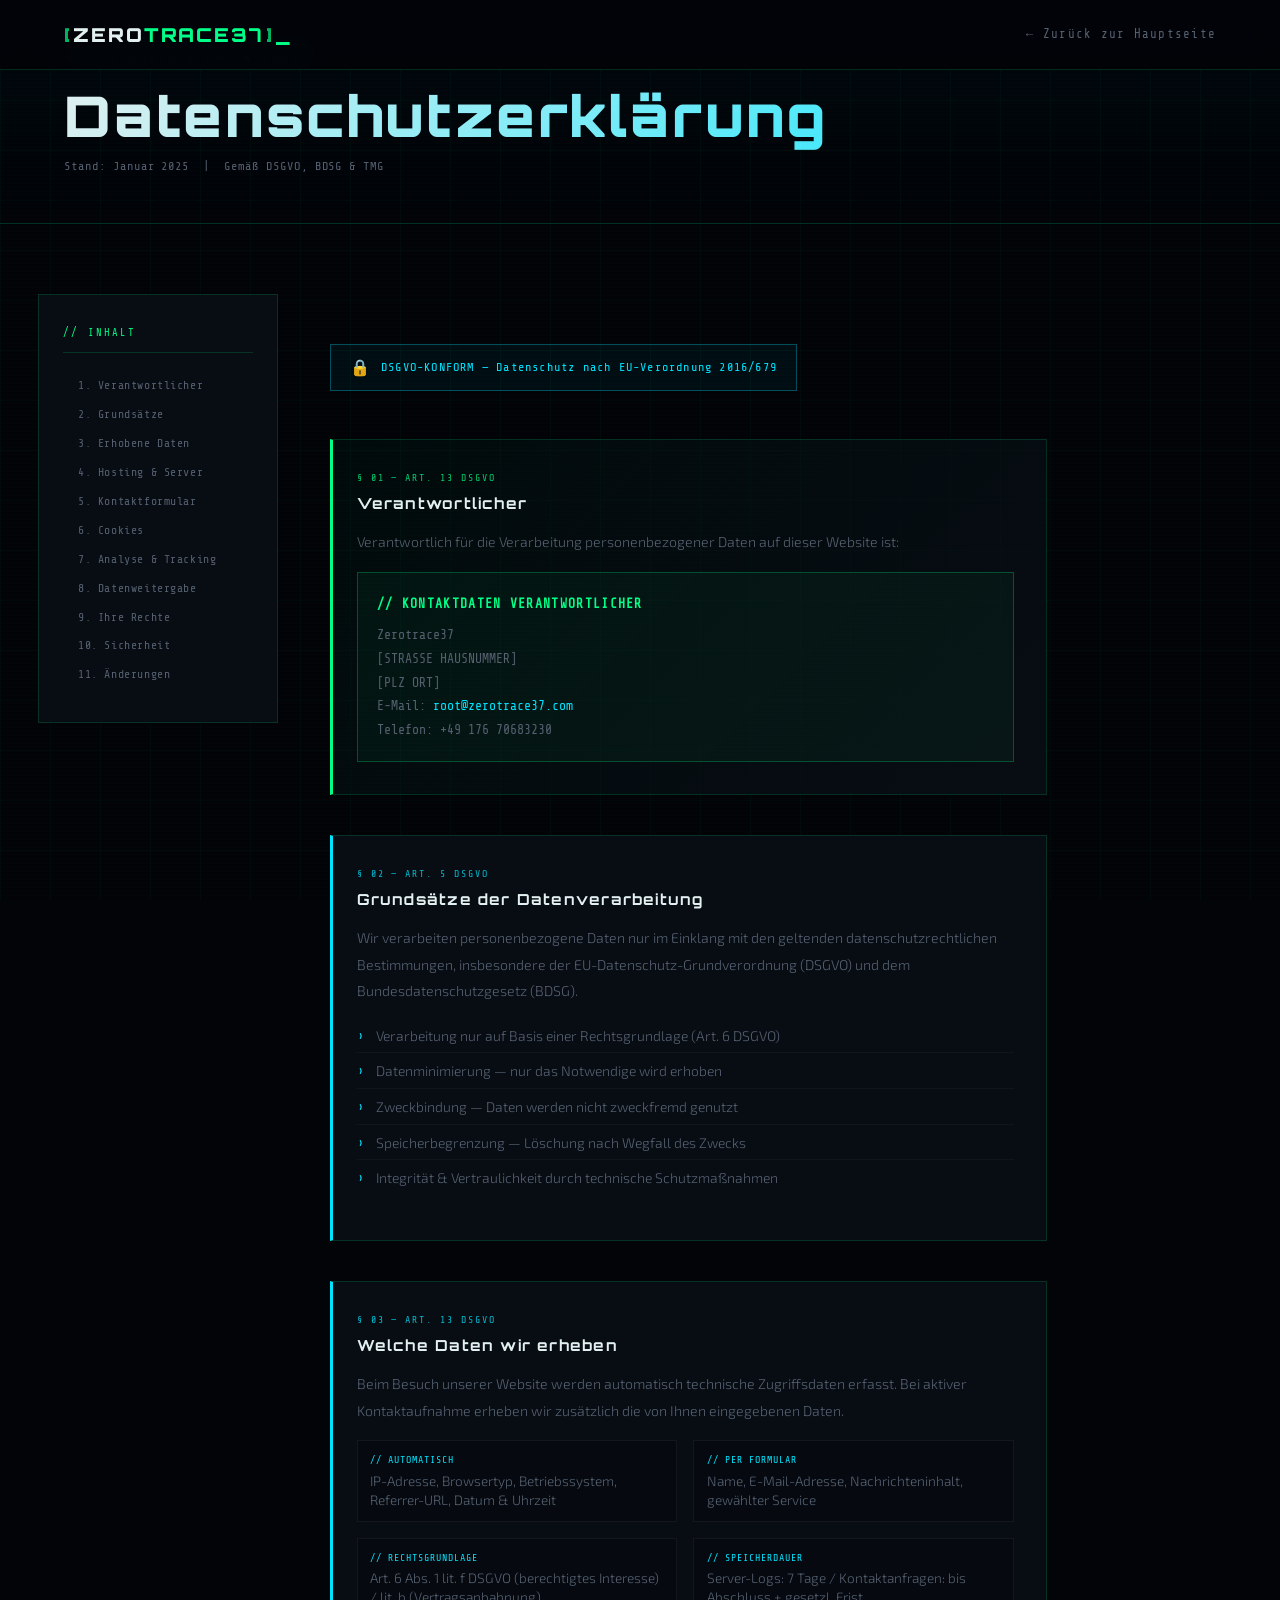
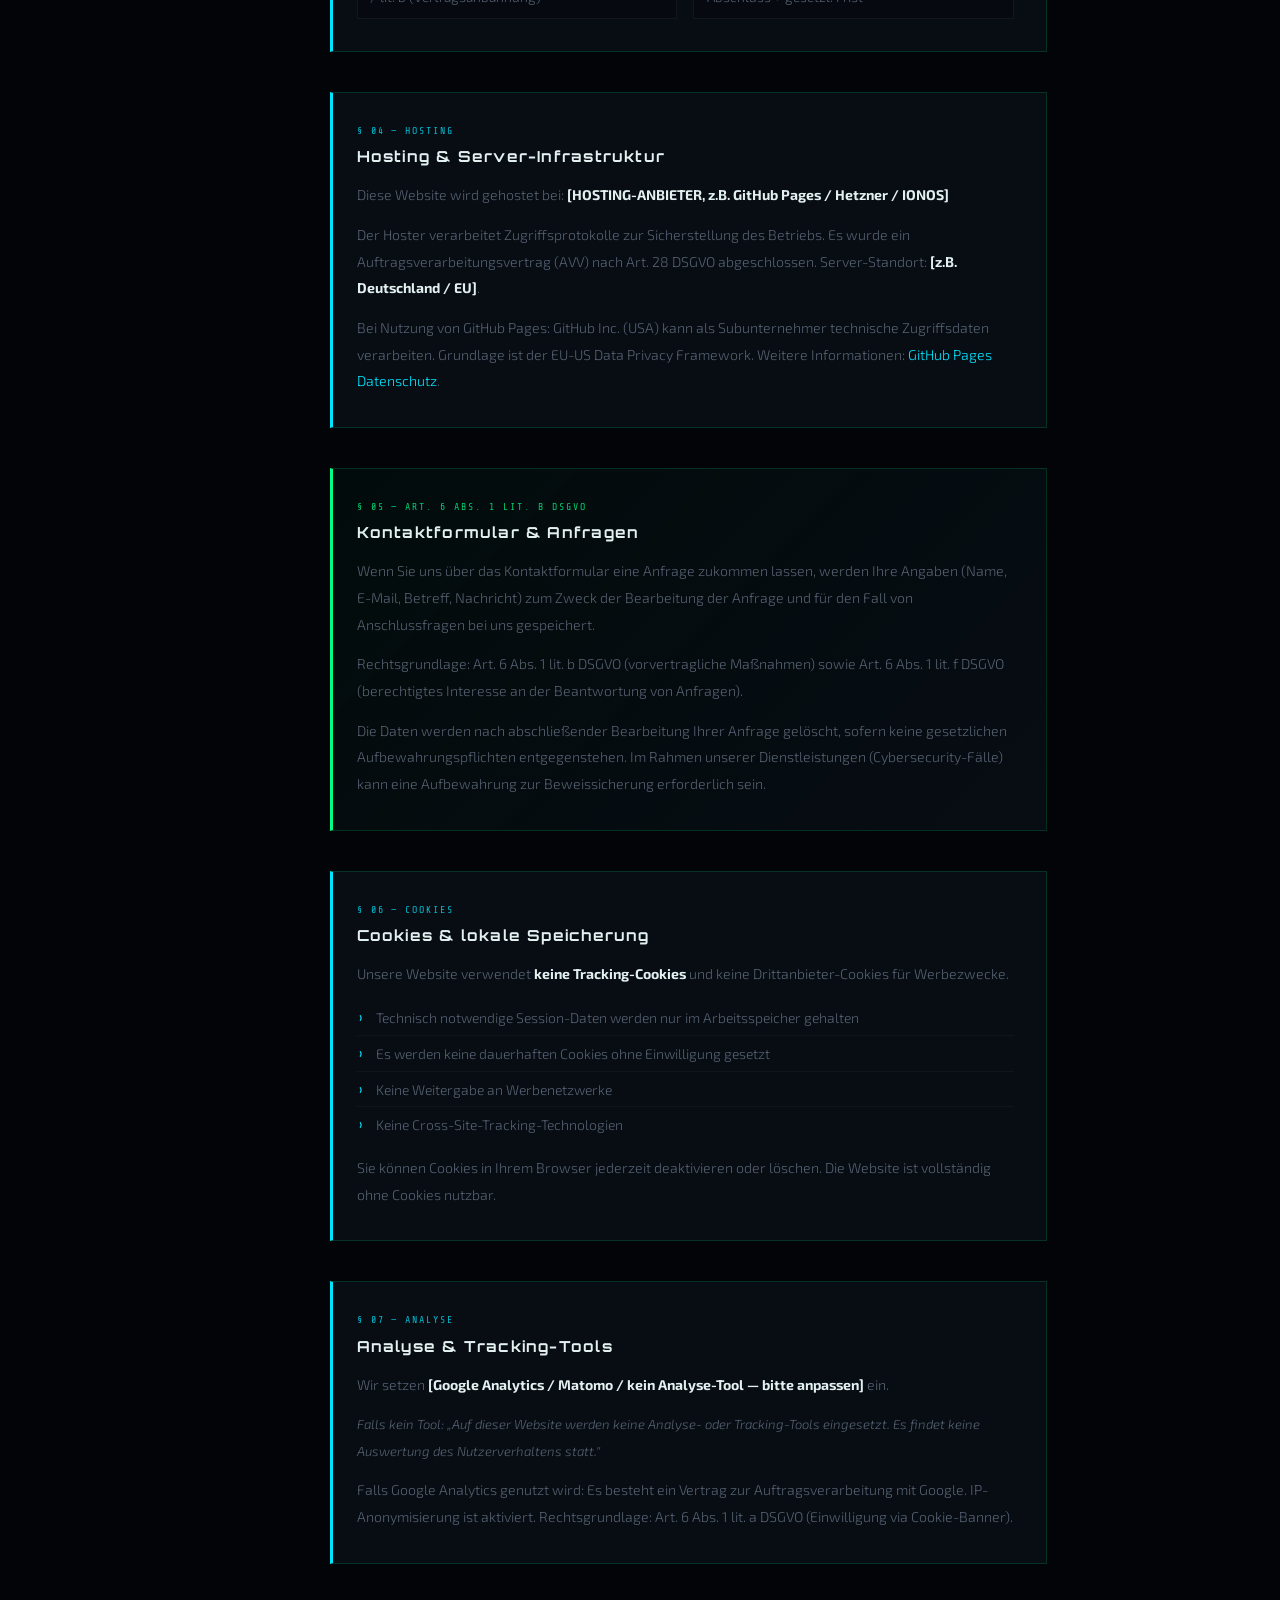
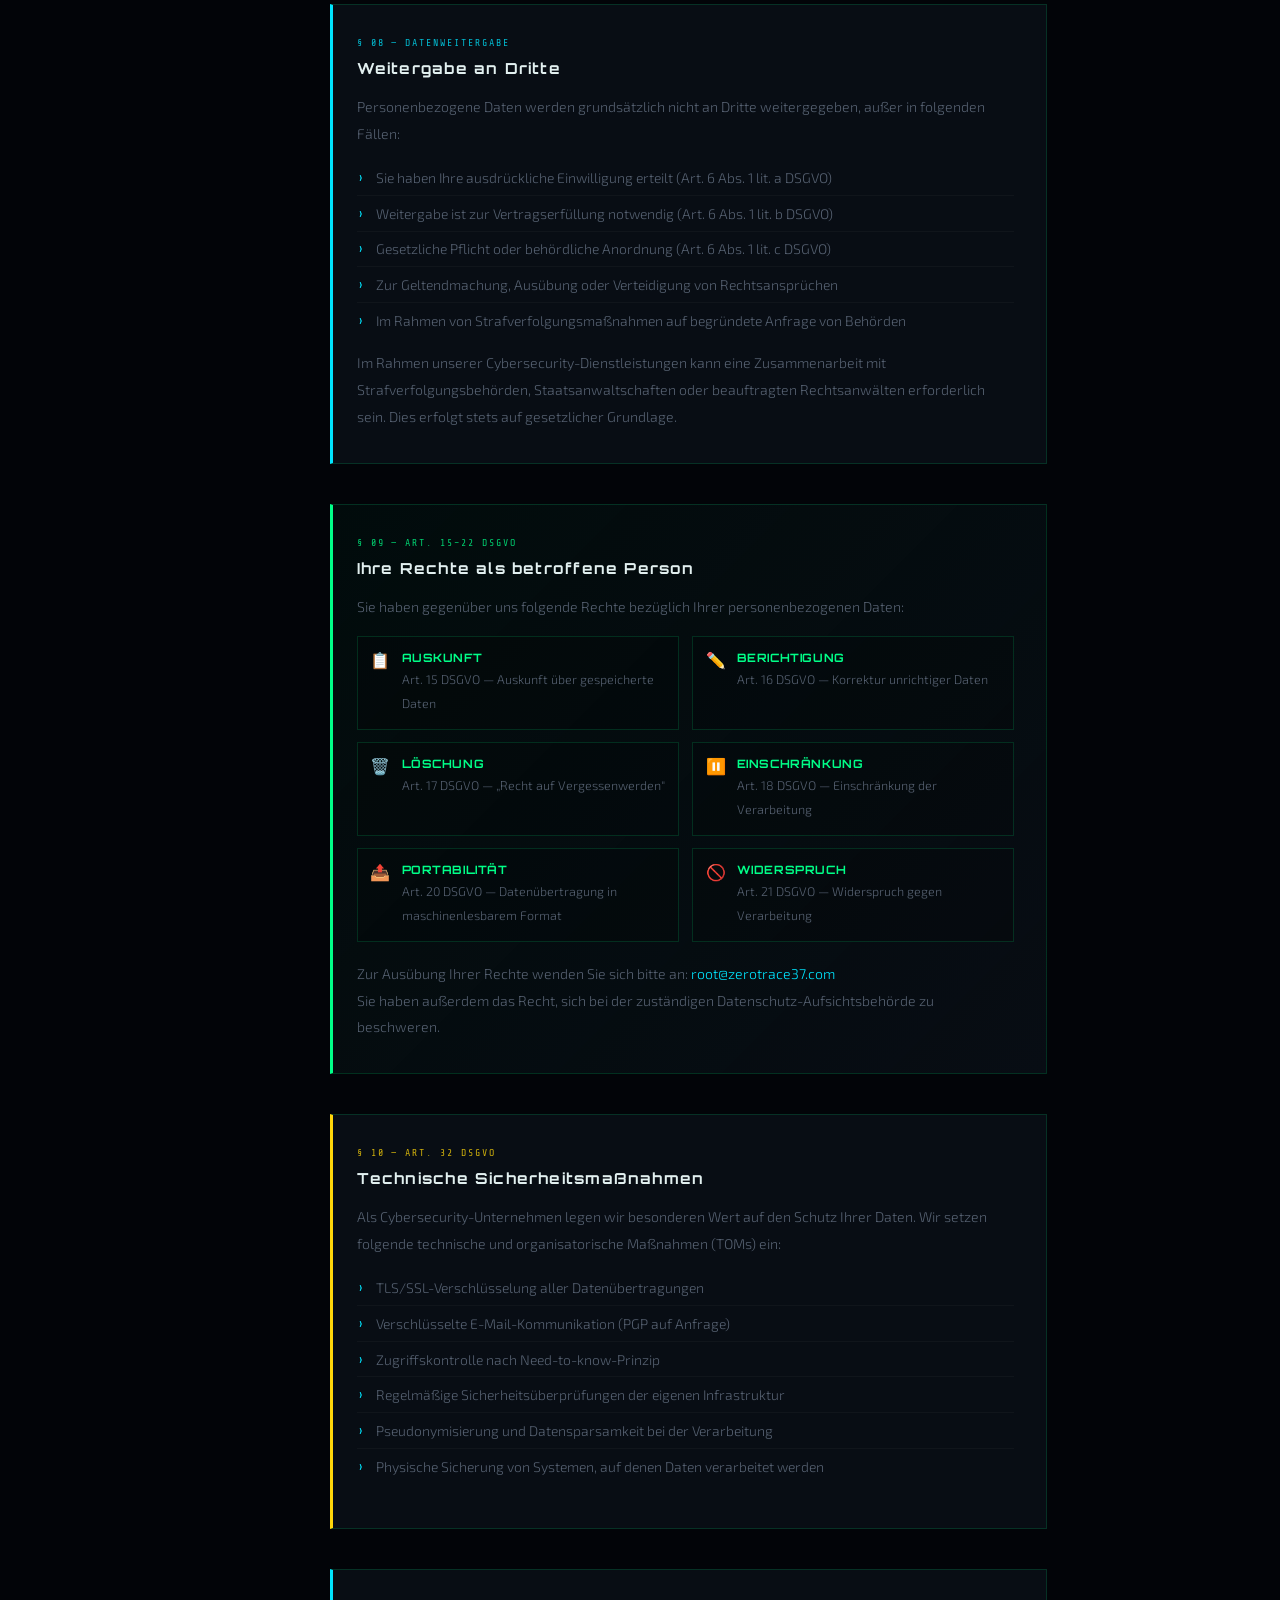
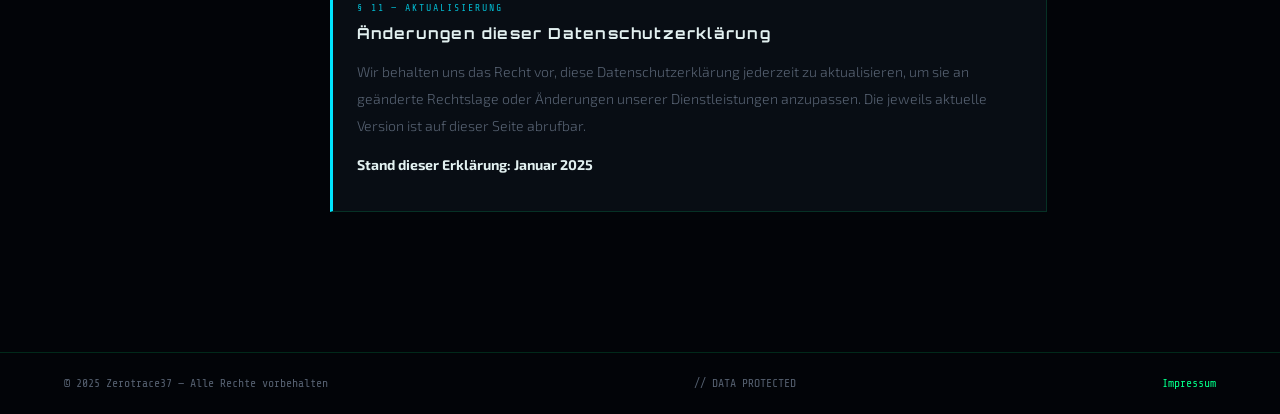
<file: datenschutz.html>
<!DOCTYPE html>
<html lang="de">
<head>
  <!-- Google tag (gtag.js) -->
<script async src="https://www.googletagmanager.com/gtag/js?id=G-4B6MRG3KW2"></script>
<script>
  window.dataLayer = window.dataLayer || [];
  function gtag(){dataLayer.push(arguments);}
  gtag('js', new Date());
  gtag('config', 'G-4B6MRG3KW2');
</script>
<meta charset="UTF-8" />
  <meta name="viewport" content="width=device-width, initial-scale=1.0" />
  <title>Datenschutz — ZeroTrace37</title>
  <link rel="icon" href="/favicon.svg" type="image/svg+xml" />
  <link rel="manifest" href="/site.webmanifest" />
  <meta name="theme-color" content="#00ff88" />
  <link rel="preconnect" href="https://fonts.googleapis.com" />
  <link rel="preconnect" href="https://fonts.gstatic.com" crossorigin />
  <link href="https://fonts.googleapis.com/css2?family=Share+Tech+Mono&family=Orbitron:wght@400;700;900&family=Exo+2:wght@300;400;600&display=swap" rel="stylesheet" />
  <link rel="canonical" href="https://zerotrace37.com/datenschutz.html" />
  <style>
    *, *::before, *::after { box-sizing: border-box; margin: 0; padding: 0; }

    :root {
      --bg-deep:      #020408;
      --bg-card:      #080d14;
      --neon-green:   #00ff88;
      --neon-cyan:    #00e5ff;
      --neon-red:     #ff2d55;
      --neon-yellow:  #ffd60a;
      --text-primary: #e2f0f0;
      --text-muted:   #556070;
      --border:       rgba(0,255,136,0.15);
      --font-mono:    'Share Tech Mono', monospace;
      --font-display: 'Orbitron', sans-serif;
      --font-body:    'Exo 2', sans-serif;
    }

    html { scroll-behavior: smooth; }

    body {
      background: var(--bg-deep);
      color: var(--text-primary);
      font-family: var(--font-body);
      font-weight: 300;
      min-height: 100vh;
      overflow-x: hidden;
    }

    body::before {
      content: '';
      position: fixed; inset: 0;
      background-image:
        linear-gradient(rgba(0,255,136,0.03) 1px, transparent 1px),
        linear-gradient(90deg, rgba(0,255,136,0.03) 1px, transparent 1px);
      background-size: 50px 50px;
      pointer-events: none;
      z-index: 0;
    }

    body::after {
      content: '';
      position: fixed; inset: 0;
      background: repeating-linear-gradient(
        0deg, transparent, transparent 2px,
        rgba(0,0,0,0.03) 2px, rgba(0,0,0,0.03) 4px
      );
      pointer-events: none;
      z-index: 0;
    }

    /* NAVBAR */
    .navbar {
      position: fixed; top: 0; left: 0; right: 0;
      z-index: 100;
      display: flex; align-items: center; justify-content: space-between;
      padding: 0 5%;
      height: 70px;
      background: rgba(2,4,8,0.92);
      backdrop-filter: blur(12px);
      border-bottom: 1px solid var(--border);
    }

    .nav-logo {
      font-family: var(--font-display);
      font-weight: 900;
      font-size: 1.2rem;
      letter-spacing: 0.1em;
      text-decoration: none;
      display: flex; align-items: center; gap: 2px;
    }

    .logo-bracket { color: var(--neon-green); opacity: 0.7; }
    .logo-text { color: var(--text-primary); }
    .logo-text .accent { color: var(--neon-green); }
    .logo-blink { color: var(--neon-green); animation: blink 1s step-end infinite; }

    @keyframes blink { 0%,100%{opacity:1} 50%{opacity:0} }

    .nav-back {
      font-family: var(--font-mono);
      font-size: 0.78rem;
      color: var(--text-muted);
      text-decoration: none;
      letter-spacing: 0.1em;
      transition: color 0.3s;
    }

    .nav-back:hover { color: var(--neon-green); }

    /* TOC SIDEBAR */
    .layout {
      display: flex;
      position: relative; z-index: 1;
      padding-top: 70px;
    }

    .toc {
      position: sticky;
      top: 90px;
      align-self: flex-start;
      width: 240px;
      flex-shrink: 0;
      padding: 2rem 1.5rem;
      margin-left: 3%;
      border: 1px solid var(--border);
      background: var(--bg-card);
      display: none;
    }

    @media (min-width: 1100px) { .toc { display: block; } }

    .toc-title {
      font-family: var(--font-mono);
      font-size: 0.65rem;
      color: var(--neon-green);
      letter-spacing: 0.2em;
      text-transform: uppercase;
      margin-bottom: 1.2rem;
      border-bottom: 1px solid var(--border);
      padding-bottom: 0.8rem;
    }

    .toc a {
      display: block;
      font-family: var(--font-mono);
      font-size: 0.72rem;
      color: var(--text-muted);
      text-decoration: none;
      letter-spacing: 0.05em;
      padding: 0.4rem 0;
      border-left: 2px solid transparent;
      padding-left: 0.8rem;
      transition: all 0.2s;
      line-height: 1.4;
    }

    .toc a:hover {
      color: var(--neon-green);
      border-left-color: var(--neon-green);
    }

    /* PAGE HERO */
    .page-hero {
      position: relative; z-index: 1;
      padding: 50px 5% 50px;
      border-bottom: 1px solid var(--border);
      background: linear-gradient(180deg, rgba(0,229,255,0.03) 0%, transparent 100%);
    }

    .page-tag {
      font-family: var(--font-mono);
      font-size: 0.78rem;
      color: var(--neon-cyan);
      letter-spacing: 0.2em;
      margin-bottom: 1rem;
      display: flex; align-items: center; gap: 8px;
    }

    .page-tag::before {
      content: '';
      display: inline-block;
      width: 30px; height: 1px;
      background: var(--neon-cyan);
    }

    .page-title {
      font-family: var(--font-display);
      font-size: clamp(2rem, 5vw, 3.5rem);
      font-weight: 900;
      letter-spacing: 0.05em;
      background: linear-gradient(135deg, var(--text-primary) 0%, var(--neon-cyan) 100%);
      -webkit-background-clip: text;
      -webkit-text-fill-color: transparent;
      background-clip: text;
      margin-bottom: 0.5rem;
    }

    .page-meta {
      font-family: var(--font-mono);
      font-size: 0.75rem;
      color: var(--text-muted);
      letter-spacing: 0.08em;
    }

    /* MAIN CONTENT */
    .content-wrapper {
      flex: 1;
      max-width: 820px;
      padding: 50px 4% 100px;
    }

    /* DSGVO BADGE */
    .dsgvo-badge {
      display: inline-flex; align-items: center; gap: 10px;
      padding: 0.8rem 1.2rem;
      border: 1px solid rgba(0,229,255,0.3);
      background: rgba(0,229,255,0.05);
      margin-bottom: 3rem;
      font-family: var(--font-mono);
      font-size: 0.75rem;
      color: var(--neon-cyan);
      letter-spacing: 0.1em;
    }

    .dsgvo-badge::before {
      content: '🔒';
      font-size: 1rem;
    }

    /* LEGAL BLOCKS */
    .legal-block {
      margin-bottom: 2.5rem;
      padding: 2rem 2rem 2rem 1.5rem;
      border: 1px solid var(--border);
      border-left: 3px solid var(--neon-cyan);
      background: var(--bg-card);
      position: relative;
      opacity: 0;
      transform: translateY(20px);
      animation: blockReveal 0.6s ease forwards;
    }

    .legal-block:nth-child(2)  { animation-delay: 0.05s; }
    .legal-block:nth-child(3)  { animation-delay: 0.10s; }
    .legal-block:nth-child(4)  { animation-delay: 0.15s; }
    .legal-block:nth-child(5)  { animation-delay: 0.20s; }
    .legal-block:nth-child(6)  { animation-delay: 0.25s; }
    .legal-block:nth-child(7)  { animation-delay: 0.30s; }
    .legal-block:nth-child(8)  { animation-delay: 0.35s; }
    .legal-block:nth-child(9)  { animation-delay: 0.40s; }
    .legal-block:nth-child(10) { animation-delay: 0.45s; }
    .legal-block:nth-child(11) { animation-delay: 0.50s; }
    .legal-block:nth-child(12) { animation-delay: 0.55s; }

    @keyframes blockReveal {
      to { opacity: 1; transform: translateY(0); }
    }

    .legal-block.highlight {
      border-left-color: var(--neon-green);
      background: linear-gradient(135deg, rgba(0,255,136,0.03) 0%, var(--bg-card) 100%);
    }

    .legal-block.warning {
      border-left-color: var(--neon-yellow);
    }

    .block-label {
      font-family: var(--font-mono);
      font-size: 0.62rem;
      color: var(--neon-cyan);
      letter-spacing: 0.2em;
      text-transform: uppercase;
      margin-bottom: 0.7rem;
      opacity: 0.8;
    }

    .legal-block.highlight .block-label { color: var(--neon-green); }
    .legal-block.warning .block-label { color: var(--neon-yellow); }

    .legal-block h2 {
      font-family: var(--font-display);
      font-size: 0.95rem;
      font-weight: 700;
      letter-spacing: 0.08em;
      color: var(--text-primary);
      margin-bottom: 1rem;
      scroll-margin-top: 100px;
    }

    .legal-block p {
      color: var(--text-muted);
      font-size: 0.88rem;
      line-height: 1.9;
      margin-bottom: 0.8rem;
    }

    .legal-block p:last-child { margin-bottom: 0; }

    .legal-block ul {
      list-style: none;
      padding: 0;
      margin: 0.8rem 0;
    }

    .legal-block ul li {
      color: var(--text-muted);
      font-size: 0.87rem;
      line-height: 1.8;
      padding: 0.3rem 0 0.3rem 1.2rem;
      position: relative;
      border-bottom: 1px solid rgba(255,255,255,0.03);
    }

    .legal-block ul li:last-child { border-bottom: none; }

    .legal-block ul li::before {
      content: '›';
      position: absolute; left: 0;
      color: var(--neon-cyan);
      font-family: var(--font-mono);
    }

    .legal-block.highlight ul li::before { color: var(--neon-green); }

    .legal-block a {
      color: var(--neon-cyan);
      text-decoration: none;
      transition: color 0.3s;
    }

    .legal-block a:hover { color: var(--neon-green); }

    .info-grid {
      display: grid;
      grid-template-columns: 1fr 1fr;
      gap: 1rem;
      margin-top: 1rem;
    }

    .info-cell {
      padding: 0.8rem;
      border: 1px solid rgba(255,255,255,0.05);
      background: rgba(0,0,0,0.2);
    }

    .info-cell .i-label {
      font-family: var(--font-mono);
      font-size: 0.62rem;
      color: var(--neon-cyan);
      letter-spacing: 0.1em;
      display: block;
      margin-bottom: 0.3rem;
    }

    .info-cell .i-value {
      font-size: 0.85rem;
      color: var(--text-muted);
    }

    .rights-grid {
      display: grid;
      grid-template-columns: 1fr 1fr;
      gap: 0.8rem;
      margin-top: 1rem;
    }

    .right-item {
      display: flex; align-items: flex-start; gap: 0.7rem;
      padding: 0.8rem;
      border: 1px solid var(--border);
      background: rgba(0,0,0,0.2);
    }

    .right-icon {
      font-size: 1rem;
      flex-shrink: 0;
    }

    .right-item strong {
      font-family: var(--font-display);
      font-size: 0.72rem;
      color: var(--neon-green);
      display: block;
      margin-bottom: 0.2rem;
      letter-spacing: 0.05em;
    }

    .right-item p {
      font-size: 0.78rem !important;
      margin: 0 !important;
    }

    .contact-block {
      padding: 1.2rem;
      border: 1px solid rgba(0,255,136,0.25);
      background: rgba(0,255,136,0.04);
      margin-top: 1rem;
      font-family: var(--font-mono);
      font-size: 0.82rem;
      color: var(--text-muted);
      line-height: 1.8;
    }

    .contact-block strong {
      color: var(--neon-green);
      display: block;
      margin-bottom: 0.5rem;
      letter-spacing: 0.1em;
    }

    /* FOOTER */
    .page-footer {
      position: relative; z-index: 1;
      border-top: 1px solid var(--border);
      padding: 1.5rem 5%;
      display: flex; justify-content: space-between; align-items: center;
      font-family: var(--font-mono);
      font-size: 0.72rem;
    }

    .page-footer span { color: var(--text-muted); }
    .page-footer a { color: var(--neon-green); text-decoration: none; }

    .footer-pulse { color: var(--neon-green); animation: pulse 2s ease-in-out infinite; }
    @keyframes pulse { 0%,100%{opacity:1} 50%{opacity:0.3} }

    @media (max-width: 700px) {
      .info-grid, .rights-grid { grid-template-columns: 1fr; }
      .page-footer { flex-direction: column; gap: 0.5rem; text-align: center; }
    }
  </style>
<meta name="description" content="Datenschutzerklärung von ZeroTrace37: welche Daten beim Besuch der Website und bei Anfragen verarbeitet werden.">
<meta property="og:type" content="website">
<meta property="og:site_name" content="ZeroTrace37">
<meta property="og:locale" content="de_DE">
<meta property="og:title" content="Datenschutz — ZeroTrace37">
<meta property="og:description" content="Datenschutzerklärung von ZeroTrace37: welche Daten beim Besuch der Website und bei Anfragen verarbeitet werden.">
<meta property="og:url" content="https://zerotrace37.com/datenschutz.html">
<meta property="og:image" content="https://zerotrace37.com/og-image.jpg">
<meta name="twitter:card" content="summary_large_image">
<script type="application/ld+json">{"@context": "https://schema.org", "@graph": [{"@type": "BreadcrumbList", "itemListElement": [{"@type": "ListItem", "position": 1, "name": "Start", "item": "https://zerotrace37.com/"}, {"@type": "ListItem", "position": 2, "name": "Datenschutz", "item": "https://zerotrace37.com/datenschutz.html"}]}]}</script>
</head>
<body>

  <!-- NAVBAR -->
  <nav class="navbar">
    <a href="index.html" class="nav-logo">
      <span class="logo-bracket">[</span>
      <span class="logo-text">ZERO<span class="accent">TRACE37</span></span>
      <span class="logo-bracket">]</span>
      <span class="logo-blink">_</span>
    </a>
    <a href="index.html" class="nav-back">← Zurück zur Hauptseite</a>
  </nav>

  <!-- PAGE HERO -->
  <div class="page-hero">
    <div class="page-tag">// DSGVO & DATENSCHUTZ</div>
    <h1 class="page-title">Datenschutzerklärung</h1>
    <p class="page-meta">Stand: Januar 2025 &nbsp;|&nbsp; Gemäß DSGVO, BDSG & TMG</p>
  </div>

  <!-- LAYOUT -->
  <div class="layout">

    <!-- TOC (Desktop Sidebar) -->
    <aside class="toc">
      <div class="toc-title">// Inhalt</div>
      <a href="#verantwortlicher">1. Verantwortlicher</a>
      <a href="#grundsaetze">2. Grundsätze</a>
      <a href="#erhobene-daten">3. Erhobene Daten</a>
      <a href="#hosting">4. Hosting & Server</a>
      <a href="#kontaktformular">5. Kontaktformular</a>
      <a href="#cookies">6. Cookies</a>
      <a href="#analyse">7. Analyse & Tracking</a>
      <a href="#weitergabe">8. Datenweitergabe</a>
      <a href="#rechte">9. Ihre Rechte</a>
      <a href="#sicherheit">10. Sicherheit</a>
      <a href="#aenderungen">11. Änderungen</a>
    </aside>

    <!-- MAIN CONTENT -->
    <main class="content-wrapper">

      <div class="dsgvo-badge">
        DSGVO-KONFORM — Datenschutz nach EU-Verordnung 2016/679
      </div>

      <div class="legal-block highlight" id="verantwortlicher">
        <div class="block-label">§ 01 — Art. 13 DSGVO</div>
        <h2>Verantwortlicher</h2>
        <p>Verantwortlich für die Verarbeitung personenbezogener Daten auf dieser Website ist:</p>
        <div class="contact-block">
          <strong>// KONTAKTDATEN VERANTWORTLICHER</strong>
          Zerotrace37<br />
          [STRASSE HAUSNUMMER]<br />
          [PLZ ORT]<br />
          E-Mail: <a href="mailto:root@zerotrace37.com">root@zerotrace37.com</a><br />
          Telefon: +49 176 70683230
        </div>
      </div>

      <div class="legal-block" id="grundsaetze">
        <div class="block-label">§ 02 — Art. 5 DSGVO</div>
        <h2>Grundsätze der Datenverarbeitung</h2>
        <p>Wir verarbeiten personenbezogene Daten nur im Einklang mit den geltenden datenschutzrechtlichen Bestimmungen, insbesondere der EU-Datenschutz-Grundverordnung (DSGVO) und dem Bundesdatenschutzgesetz (BDSG).</p>
        <ul>
          <li>Verarbeitung nur auf Basis einer Rechtsgrundlage (Art. 6 DSGVO)</li>
          <li>Datenminimierung — nur das Notwendige wird erhoben</li>
          <li>Zweckbindung — Daten werden nicht zweckfremd genutzt</li>
          <li>Speicherbegrenzung — Löschung nach Wegfall des Zwecks</li>
          <li>Integrität & Vertraulichkeit durch technische Schutzmaßnahmen</li>
        </ul>
      </div>

      <div class="legal-block" id="erhobene-daten">
        <div class="block-label">§ 03 — Art. 13 DSGVO</div>
        <h2>Welche Daten wir erheben</h2>
        <p>Beim Besuch unserer Website werden automatisch technische Zugriffsdaten erfasst. Bei aktiver Kontaktaufnahme erheben wir zusätzlich die von Ihnen eingegebenen Daten.</p>
        <div class="info-grid">
          <div class="info-cell">
            <span class="i-label">// AUTOMATISCH</span>
            <span class="i-value">IP-Adresse, Browsertyp, Betriebssystem, Referrer-URL, Datum & Uhrzeit</span>
          </div>
          <div class="info-cell">
            <span class="i-label">// PER FORMULAR</span>
            <span class="i-value">Name, E-Mail-Adresse, Nachrichteninhalt, gewählter Service</span>
          </div>
          <div class="info-cell">
            <span class="i-label">// RECHTSGRUNDLAGE</span>
            <span class="i-value">Art. 6 Abs. 1 lit. f DSGVO (berechtigtes Interesse) / lit. b (Vertragsanbahnung)</span>
          </div>
          <div class="info-cell">
            <span class="i-label">// SPEICHERDAUER</span>
            <span class="i-value">Server-Logs: 7 Tage / Kontaktanfragen: bis Abschluss + gesetzl. Frist</span>
          </div>
        </div>
      </div>

      <div class="legal-block" id="hosting">
        <div class="block-label">§ 04 — Hosting</div>
        <h2>Hosting & Server-Infrastruktur</h2>
        <p>
          Diese Website wird gehostet bei: <strong style="color: var(--text-primary);">[HOSTING-ANBIETER, z.B. GitHub Pages / Hetzner / IONOS]</strong>
        </p>
        <p>
          Der Hoster verarbeitet Zugriffsprotokolle zur Sicherstellung des Betriebs. Es wurde ein Auftragsverarbeitungsvertrag (AVV) nach Art. 28 DSGVO abgeschlossen.
          Server-Standort: <strong style="color: var(--text-primary);">[z.B. Deutschland / EU]</strong>.
        </p>
        <p>
          Bei Nutzung von GitHub Pages: GitHub Inc. (USA) kann als Subunternehmer technische Zugriffsdaten verarbeiten. Grundlage ist der EU-US Data Privacy Framework. Weitere Informationen: <a href="https://docs.github.com/de/pages/getting-started-with-github-pages/about-github-pages#data-collection" target="_blank">GitHub Pages Datenschutz</a>.
        </p>
      </div>

      <div class="legal-block highlight" id="kontaktformular">
        <div class="block-label">§ 05 — Art. 6 Abs. 1 lit. b DSGVO</div>
        <h2>Kontaktformular & Anfragen</h2>
        <p>
          Wenn Sie uns über das Kontaktformular eine Anfrage zukommen lassen, werden Ihre Angaben
          (Name, E-Mail, Betreff, Nachricht) zum Zweck der Bearbeitung der Anfrage und für den Fall
          von Anschlussfragen bei uns gespeichert.
        </p>
        <p>
          Rechtsgrundlage: Art. 6 Abs. 1 lit. b DSGVO (vorvertragliche Maßnahmen) sowie Art. 6
          Abs. 1 lit. f DSGVO (berechtigtes Interesse an der Beantwortung von Anfragen).
        </p>
        <p>
          Die Daten werden nach abschließender Bearbeitung Ihrer Anfrage gelöscht, sofern keine
          gesetzlichen Aufbewahrungspflichten entgegenstehen. Im Rahmen unserer Dienstleistungen
          (Cybersecurity-Fälle) kann eine Aufbewahrung zur Beweissicherung erforderlich sein.
        </p>
      </div>

      <div class="legal-block" id="cookies">
        <div class="block-label">§ 06 — Cookies</div>
        <h2>Cookies & lokale Speicherung</h2>
        <p>
          Unsere Website verwendet <strong style="color: var(--text-primary);">keine Tracking-Cookies</strong> und keine Drittanbieter-Cookies für Werbezwecke.
        </p>
        <ul>
          <li>Technisch notwendige Session-Daten werden nur im Arbeitsspeicher gehalten</li>
          <li>Es werden keine dauerhaften Cookies ohne Einwilligung gesetzt</li>
          <li>Keine Weitergabe an Werbenetzwerke</li>
          <li>Keine Cross-Site-Tracking-Technologien</li>
        </ul>
        <p>
          Sie können Cookies in Ihrem Browser jederzeit deaktivieren oder löschen. Die Website ist vollständig ohne Cookies nutzbar.
        </p>
      </div>

      <div class="legal-block" id="analyse">
        <div class="block-label">§ 07 — Analyse</div>
        <h2>Analyse & Tracking-Tools</h2>
        <p>
          Wir setzen <strong style="color: var(--text-primary);">[Google Analytics / Matomo / kein Analyse-Tool — bitte anpassen]</strong> ein.
        </p>
        <p>
          <em style="color: var(--text-muted); font-size: 0.82rem;">
            Falls kein Tool: „Auf dieser Website werden keine Analyse- oder Tracking-Tools eingesetzt.
            Es findet keine Auswertung des Nutzerverhaltens statt."
          </em>
        </p>
        <p>
          Falls Google Analytics genutzt wird: Es besteht ein Vertrag zur Auftragsverarbeitung mit Google.
          IP-Anonymisierung ist aktiviert. Rechtsgrundlage: Art. 6 Abs. 1 lit. a DSGVO (Einwilligung via Cookie-Banner).
        </p>
      </div>

      <div class="legal-block" id="weitergabe">
        <div class="block-label">§ 08 — Datenweitergabe</div>
        <h2>Weitergabe an Dritte</h2>
        <p>
          Personenbezogene Daten werden grundsätzlich nicht an Dritte weitergegeben, außer in folgenden Fällen:
        </p>
        <ul>
          <li>Sie haben Ihre ausdrückliche Einwilligung erteilt (Art. 6 Abs. 1 lit. a DSGVO)</li>
          <li>Weitergabe ist zur Vertragserfüllung notwendig (Art. 6 Abs. 1 lit. b DSGVO)</li>
          <li>Gesetzliche Pflicht oder behördliche Anordnung (Art. 6 Abs. 1 lit. c DSGVO)</li>
          <li>Zur Geltendmachung, Ausübung oder Verteidigung von Rechtsansprüchen</li>
          <li>Im Rahmen von Strafverfolgungsmaßnahmen auf begründete Anfrage von Behörden</li>
        </ul>
        <p>
          Im Rahmen unserer Cybersecurity-Dienstleistungen kann eine Zusammenarbeit mit Strafverfolgungsbehörden,
          Staatsanwaltschaften oder beauftragten Rechtsanwälten erforderlich sein. Dies erfolgt stets auf gesetzlicher Grundlage.
        </p>
      </div>

      <div class="legal-block highlight" id="rechte">
        <div class="block-label">§ 09 — Art. 15–22 DSGVO</div>
        <h2>Ihre Rechte als betroffene Person</h2>
        <p>Sie haben gegenüber uns folgende Rechte bezüglich Ihrer personenbezogenen Daten:</p>
        <div class="rights-grid">
          <div class="right-item">
            <span class="right-icon">📋</span>
            <div>
              <strong>AUSKUNFT</strong>
              <p>Art. 15 DSGVO — Auskunft über gespeicherte Daten</p>
            </div>
          </div>
          <div class="right-item">
            <span class="right-icon">✏️</span>
            <div>
              <strong>BERICHTIGUNG</strong>
              <p>Art. 16 DSGVO — Korrektur unrichtiger Daten</p>
            </div>
          </div>
          <div class="right-item">
            <span class="right-icon">🗑️</span>
            <div>
              <strong>LÖSCHUNG</strong>
              <p>Art. 17 DSGVO — „Recht auf Vergessenwerden"</p>
            </div>
          </div>
          <div class="right-item">
            <span class="right-icon">⏸️</span>
            <div>
              <strong>EINSCHRÄNKUNG</strong>
              <p>Art. 18 DSGVO — Einschränkung der Verarbeitung</p>
            </div>
          </div>
          <div class="right-item">
            <span class="right-icon">📤</span>
            <div>
              <strong>PORTABILITÄT</strong>
              <p>Art. 20 DSGVO — Datenübertragung in maschinenlesbarem Format</p>
            </div>
          </div>
          <div class="right-item">
            <span class="right-icon">🚫</span>
            <div>
              <strong>WIDERSPRUCH</strong>
              <p>Art. 21 DSGVO — Widerspruch gegen Verarbeitung</p>
            </div>
          </div>
        </div>
        <p style="margin-top: 1.2rem;">
          Zur Ausübung Ihrer Rechte wenden Sie sich bitte an: <a href="mailto:root@zerotrace37.com">root@zerotrace37.com</a><br />
          Sie haben außerdem das Recht, sich bei der zuständigen Datenschutz-Aufsichtsbehörde zu beschweren.
        </p>
      </div>

      <div class="legal-block warning" id="sicherheit">
        <div class="block-label">§ 10 — Art. 32 DSGVO</div>
        <h2>Technische Sicherheitsmaßnahmen</h2>
        <p>
          Als Cybersecurity-Unternehmen legen wir besonderen Wert auf den Schutz Ihrer Daten.
          Wir setzen folgende technische und organisatorische Maßnahmen (TOMs) ein:
        </p>
        <ul>
          <li>TLS/SSL-Verschlüsselung aller Datenübertragungen</li>
          <li>Verschlüsselte E-Mail-Kommunikation (PGP auf Anfrage)</li>
          <li>Zugriffskontrolle nach Need-to-know-Prinzip</li>
          <li>Regelmäßige Sicherheitsüberprüfungen der eigenen Infrastruktur</li>
          <li>Pseudonymisierung und Datensparsamkeit bei der Verarbeitung</li>
          <li>Physische Sicherung von Systemen, auf denen Daten verarbeitet werden</li>
        </ul>
      </div>

      <div class="legal-block" id="aenderungen">
        <div class="block-label">§ 11 — Aktualisierung</div>
        <h2>Änderungen dieser Datenschutzerklärung</h2>
        <p>
          Wir behalten uns das Recht vor, diese Datenschutzerklärung jederzeit zu aktualisieren,
          um sie an geänderte Rechtslage oder Änderungen unserer Dienstleistungen anzupassen.
          Die jeweils aktuelle Version ist auf dieser Seite abrufbar.
        </p>
        <p>
          <strong style="color: var(--text-primary);">Stand dieser Erklärung: Januar 2025</strong>
        </p>
      </div>

    </main>
  </div>

  <!-- FOOTER -->
  <footer class="page-footer">
    <span>© 2025 Zerotrace37 — Alle Rechte vorbehalten</span>
    <span class="footer-pulse">// DATA PROTECTED</span>
    <a href="impressum.html">Impressum</a>
  </footer>

</body>
</html>
</file>
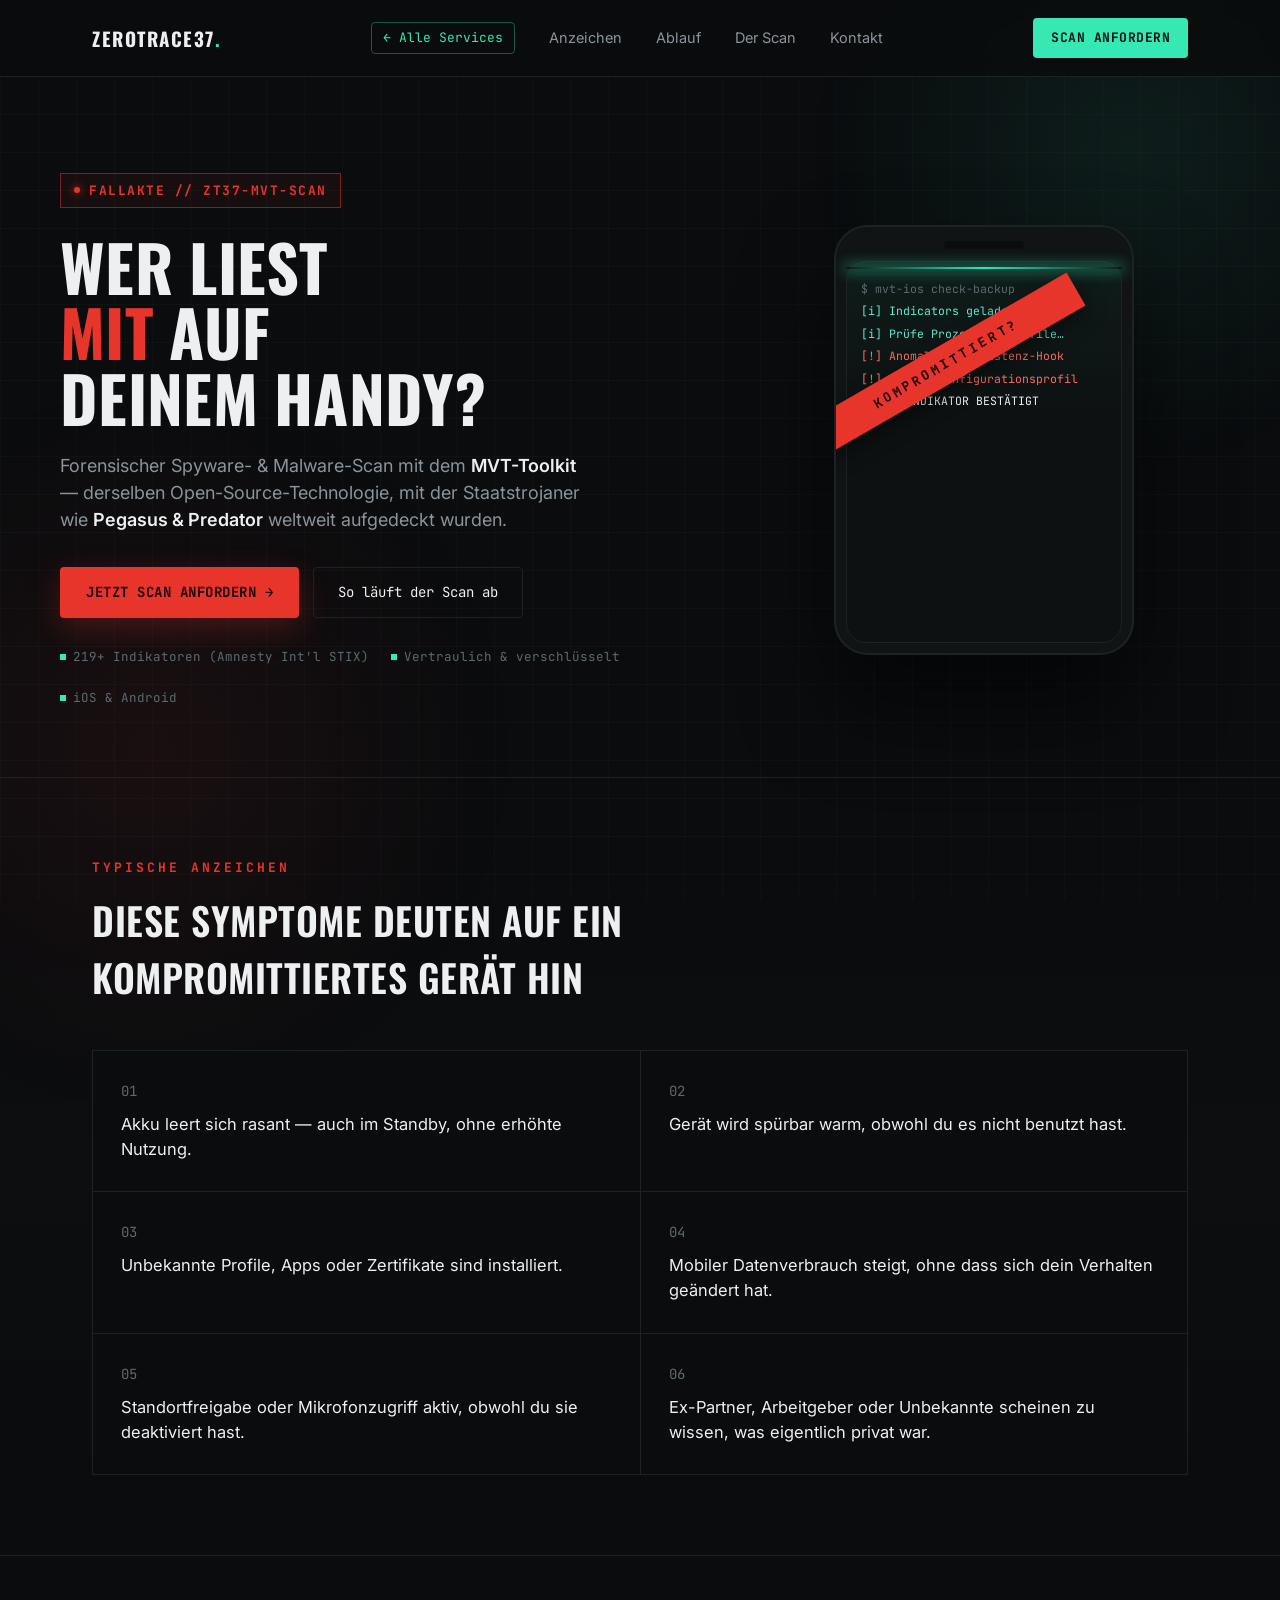
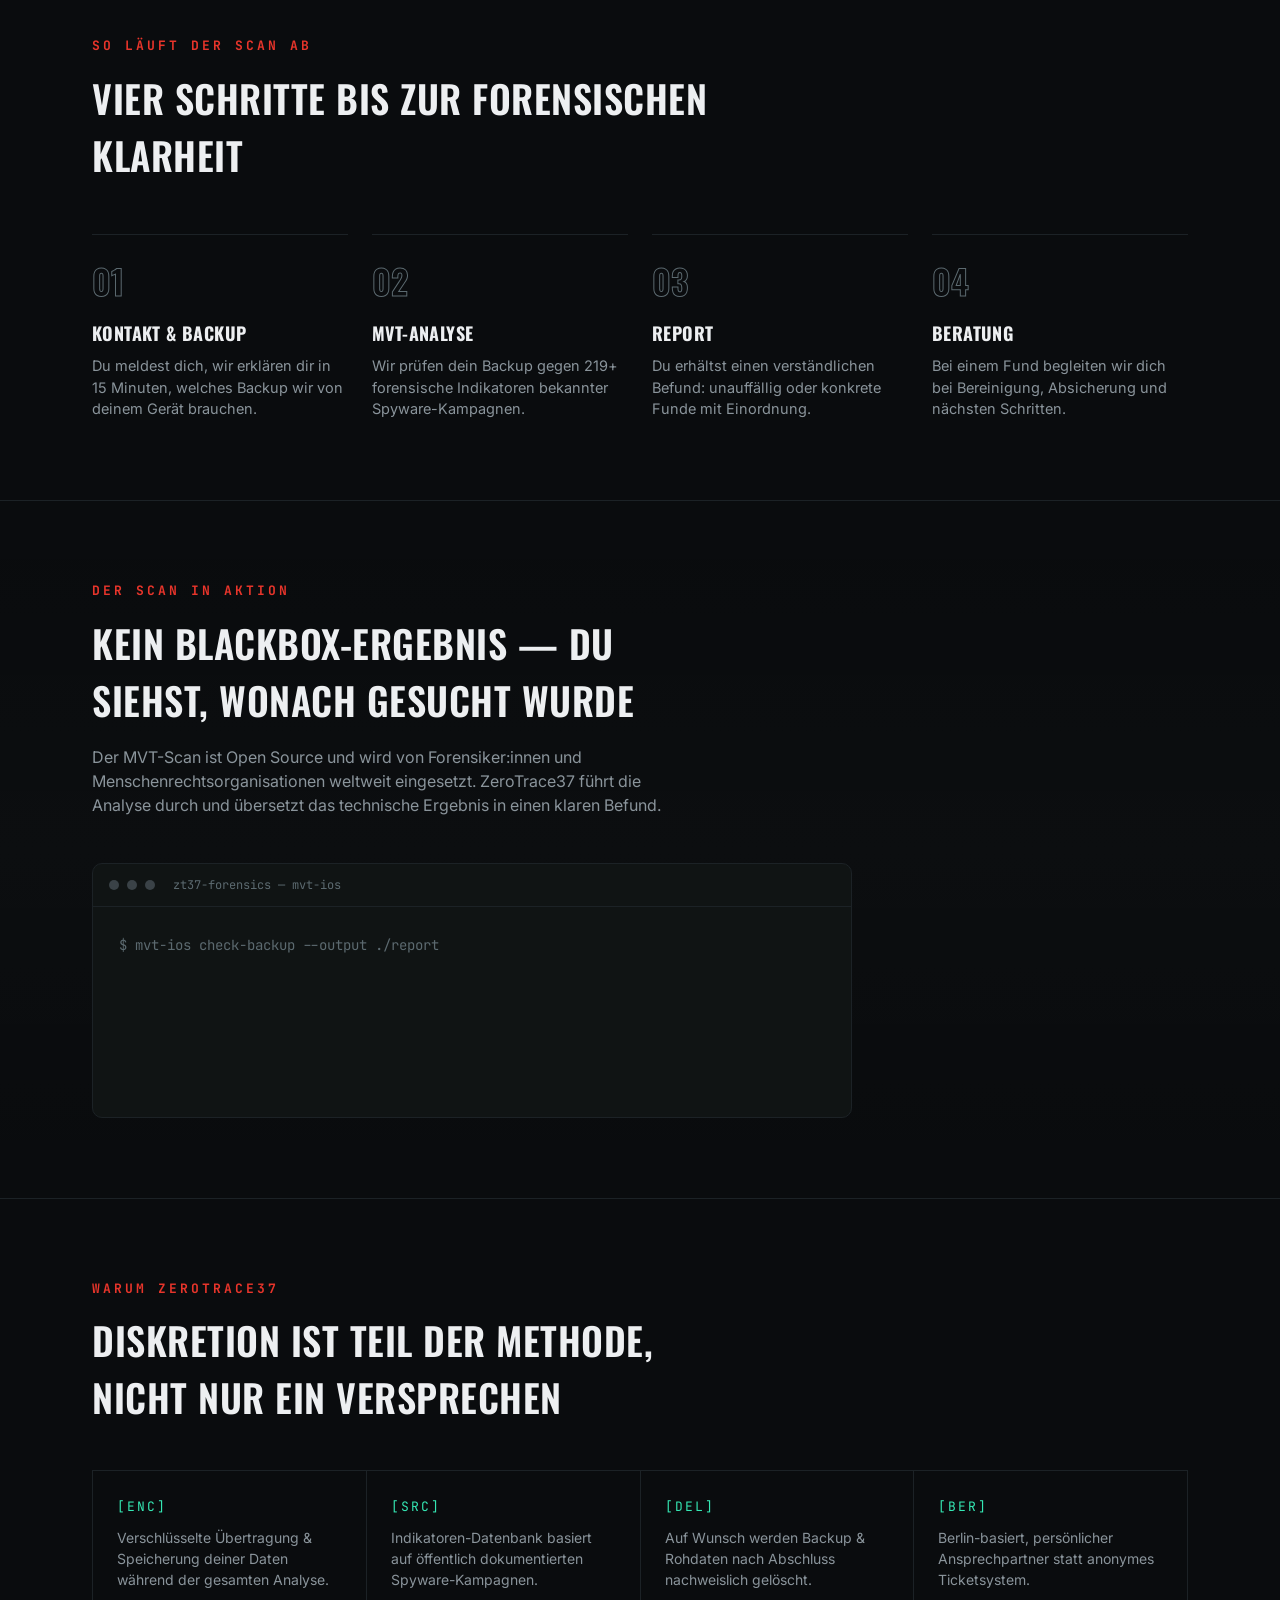
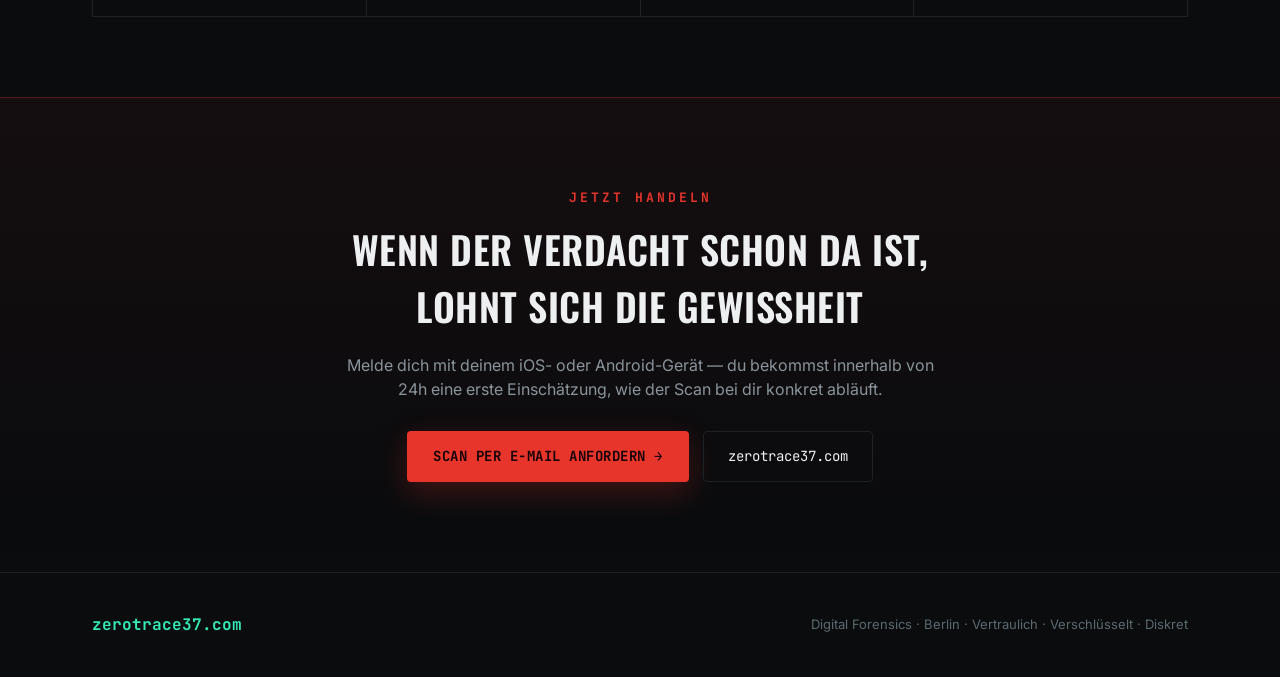
<file: forensik.html>
<!DOCTYPE html>
<html lang="de">
<head>
<!-- Google tag (gtag.js) -->
<script async src="https://www.googletagmanager.com/gtag/js?id=G-4B6MRG3KW2"></script>
<script>
  window.dataLayer = window.dataLayer || [];
  function gtag(){dataLayer.push(arguments);}
  gtag('js', new Date());
  gtag('config', 'G-4B6MRG3KW2');
</script>
<meta charset="UTF-8">
<meta name="viewport" content="width=device-width, initial-scale=1">
<title>Spyware- &amp; Malware-Forensik-Scan — ZeroTrace37</title>
<link rel="icon" href="/favicon.svg" type="image/svg+xml" />
<link rel="manifest" href="/site.webmanifest" />
<meta name="theme-color" content="#00ff88" />
<meta name="description" content="Forensischer Spyware- und Malware-Scan für iOS und Android mit dem MVT-Toolkit. Findet Stalkerware und Staatstrojaner wie Pegasus. Vertraulich, verschlüsselt, Berlin-basiert." />
<link rel="canonical" href="https://zerotrace37.com/forensik.html" />
<style>
@import url('https://fonts.googleapis.com/css2?family=Oswald:wght@500;600;700&family=JetBrains+Mono:wght@400;500;700&family=Inter:wght@400;500;600&display=swap');

:root{
  --bg:#0A0C0E;
  --panel:#101414;
  --panel-line:#1c2226;
  --alert:#E8352B;
  --alert-dim:rgba(232,53,43,0.5);
  --scan:#35E8B4;
  --text:#EDEFF1;
  --muted:#8A949B;
  --muted2:#5c6a70;
}
*{margin:0;padding:0;box-sizing:border-box;}
html{scroll-behavior:smooth;}
body{
  background:var(--bg);
  color:var(--text);
  font-family:'Inter',sans-serif;
  line-height:1.5;
  overflow-x:hidden;
}
a{color:inherit;text-decoration:none;}
.wrap{max-width:1160px;margin:0 auto;padding:0 32px;}

/* background scan grid */
.grid-bg{
  position:fixed; inset:0; z-index:-2;
  background-image:
    linear-gradient(rgba(255,255,255,0.025) 1px, transparent 1px),
    linear-gradient(90deg, rgba(255,255,255,0.025) 1px, transparent 1px);
  background-size:38px 38px;
}
.glow-a{position:fixed; top:-200px; right:-200px; width:700px; height:700px; z-index:-1;
  background:radial-gradient(circle, rgba(53,232,180,0.08), transparent 65%); }
.glow-b{position:fixed; bottom:-250px; left:-250px; width:800px; height:800px; z-index:-1;
  background:radial-gradient(circle, rgba(232,53,43,0.07), transparent 65%); }

/* ===== NAV ===== */
header.nav{
  position:sticky; top:0; z-index:50;
  backdrop-filter:blur(10px);
  background:rgba(10,12,14,0.85);
  border-bottom:1px solid var(--panel-line);
}
.nav-inner{display:flex; align-items:center; justify-content:space-between; padding:18px 32px; max-width:1160px; margin:0 auto;}
.nav-logo{font-family:'Oswald',sans-serif; font-weight:700; font-size:19px; letter-spacing:1.5px;}
.nav-logo .dot{color:var(--scan);}
.nav-links{display:flex; align-items:center; gap:34px; font-size:14.5px; color:var(--muted);}
.nav-links a:hover{color:var(--text);}
.nav-links .home-link{
  font-family:'JetBrains Mono',monospace; font-size:13px; color:var(--scan);
  border:1px solid rgba(53,232,180,0.35); padding:5px 11px; border-radius:4px;
}
.nav-links .home-link:hover{ background:rgba(53,232,180,0.1); color:var(--scan); }
.nav-cta{
  font-family:'JetBrains Mono',monospace; font-size:13px; font-weight:700;
  color:var(--bg); background:var(--scan);
  padding:10px 18px; border-radius:4px; letter-spacing:0.5px;
}
@media(max-width:760px){ .nav-links a:not(.home-link){display:none;} }

/* ===== HERO ===== */
.hero{padding:96px 0 70px; position:relative;}
.hero-grid{display:grid; grid-template-columns:1.15fr 0.85fr; gap:50px; align-items:center;}
.case-tag{
  display:inline-flex; align-items:center; gap:9px;
  border:1px solid var(--alert-dim); color:var(--alert);
  font-family:'JetBrains Mono',monospace; font-size:13px; font-weight:700; letter-spacing:1.5px;
  padding:7px 13px; background:rgba(232,53,43,0.06); margin-bottom:26px;
}
.case-tag .dot{width:6px;height:6px;border-radius:50%;background:var(--alert);box-shadow:0 0 8px var(--alert);}
h1{
  font-family:'Oswald',sans-serif; font-weight:700; text-transform:uppercase;
  font-size:clamp(38px,5.4vw,64px); line-height:1.02; letter-spacing:0.3px;
}
h1 .hl{color:var(--alert);}
.hero p.lead{margin-top:22px; font-size:18px; color:var(--muted); max-width:520px;}
.hero p.lead b{color:var(--text); font-weight:600;}
.hero-ctas{display:flex; gap:14px; margin-top:34px; flex-wrap:wrap;}
.btn-primary{
  background:var(--alert); color:#150406; font-weight:700;
  font-family:'JetBrains Mono',monospace; font-size:14px; letter-spacing:0.5px;
  padding:15px 26px; border-radius:4px; display:inline-block;
  box-shadow:0 10px 30px rgba(232,53,43,0.25);
}
.btn-secondary{
  border:1px solid var(--panel-line); color:var(--text);
  font-family:'JetBrains Mono',monospace; font-size:14px;
  padding:14px 24px; border-radius:4px; display:inline-block;
}
.hero-trust{margin-top:30px; display:flex; gap:22px; flex-wrap:wrap; font-size:12.5px; color:var(--muted2); font-family:'JetBrains Mono',monospace;}
.hero-trust span{display:flex; align-items:center; gap:7px;}
.hero-trust .sq{width:6px;height:6px;background:var(--scan);}

/* phone signature */
.phone-wrap{position:relative; justify-self:center;}
.phone{
  position:relative; width:300px; height:430px;
  background:var(--panel); border:2px solid var(--panel-line); border-radius:34px;
  box-shadow:0 50px 90px rgba(0,0,0,0.55); overflow:hidden;
}
.phone .notch{position:absolute; top:14px; left:50%; transform:translateX(-50%); width:80px; height:8px; border-radius:6px; background:var(--bg);}
.phone .screen{
  position:absolute; inset:34px 10px 10px 10px; border-radius:20px;
  background:linear-gradient(180deg, rgba(53,232,180,0.05), transparent 40%), #0d1112;
  border:1px solid var(--panel-line); padding:16px 14px;
  font-family:'JetBrains Mono',monospace; font-size:11.5px; line-height:1.95;
  overflow:hidden;
}
.phone .screen .l1{color:#5fead0;}
.phone .screen .l2{color:var(--muted2);}
.phone .screen .alert{color:#ff6b5e;}
.phone .screen .tag{color:var(--text);}
.scanline{
  position:absolute; left:10px; right:10px; top:40px; height:2px;
  background:linear-gradient(90deg, transparent, var(--scan), transparent);
  box-shadow:0 0 14px 2px rgba(53,232,180,0.6);
  animation:sweep 3.4s ease-in-out infinite;
}
@keyframes sweep{
  0%{top:40px; opacity:0;}
  8%{opacity:1;}
  50%{top:378px; opacity:1;}
  58%{opacity:0;}
  100%{top:378px; opacity:0;}
}
.tape{
  position:absolute; top:118px; left:-40px; width:300px; padding:9px 0;
  background:var(--alert); transform:rotate(-30deg); text-align:center;
  font-family:'JetBrains Mono',monospace; font-weight:700; font-size:13px; letter-spacing:3px;
  color:#1a0000; box-shadow:0 8px 20px rgba(0,0,0,0.4); z-index:3;
}
@media(max-width:900px){ .hero-grid{grid-template-columns:1fr;} .phone-wrap{margin-top:20px;} }

/* ===== SECTION HEADS ===== */
.section{padding:80px 0;}
.section.alt{background:linear-gradient(180deg, transparent, rgba(255,255,255,0.012), transparent); border-top:1px solid var(--panel-line); border-bottom:1px solid var(--panel-line);}
.eyebrow{font-family:'JetBrains Mono',monospace; font-size:13px; letter-spacing:3px; color:var(--alert); font-weight:700; margin-bottom:14px;}
h2{font-family:'Oswald',sans-serif; font-weight:600; font-size:clamp(26px,3.4vw,38px); text-transform:uppercase; letter-spacing:0.5px; max-width:640px;}
.section-lead{margin-top:16px; color:var(--muted); max-width:600px; font-size:16px;}

/* ===== SIGNS ===== */
.signs-grid{margin-top:44px; display:grid; grid-template-columns:repeat(2,1fr); gap:1px; background:var(--panel-line); border:1px solid var(--panel-line);}
.sign-card{background:var(--bg); padding:30px 28px;}
.sign-card .n{font-family:'JetBrains Mono',monospace; color:var(--muted2); font-size:14px;}
.sign-card p{margin-top:10px; font-size:16.5px; color:var(--text);}
@media(max-width:700px){ .signs-grid{grid-template-columns:1fr;} }

/* ===== PROCESS ===== */
.process{margin-top:50px; display:grid; grid-template-columns:repeat(4,1fr); gap:24px;}
.step{position:relative; padding-top:20px; border-top:1px solid var(--panel-line);}
.step .num{font-family:'Oswald',sans-serif; font-weight:700; font-size:34px; color:var(--panel-line); -webkit-text-stroke:1px var(--muted2); color:transparent;}
.step h3{font-family:'Oswald',sans-serif; font-size:18px; text-transform:uppercase; margin:14px 0 8px; letter-spacing:0.4px;}
.step p{font-size:14.5px; color:var(--muted);}
@media(max-width:900px){ .process{grid-template-columns:1fr 1fr;} }
@media(max-width:560px){ .process{grid-template-columns:1fr;} }

/* ===== TERMINAL SHOWCASE ===== */
.term-shell{
  margin-top:46px; background:var(--panel); border:1px solid var(--panel-line); border-radius:10px;
  overflow:hidden; max-width:760px;
}
.term-bar{display:flex; align-items:center; gap:8px; padding:12px 16px; border-bottom:1px solid var(--panel-line);}
.term-bar i{width:10px;height:10px;border-radius:50%;background:#3a4247;}
.term-bar span{margin-left:10px; font-family:'JetBrains Mono',monospace; font-size:12px; color:var(--muted2);}
.term-body{padding:24px 26px; font-family:'JetBrains Mono',monospace; font-size:14px; line-height:2.05; min-height:210px;}
.term-body .l1{color:#5fead0;}
.term-body .l2{color:var(--muted2);}
.term-body .alert{color:#ff6b5e;}
.term-body .tag{color:var(--text); font-weight:700;}
.cursor{display:inline-block; width:8px; height:15px; background:var(--scan); vertical-align:middle; animation:blink 1s step-start infinite;}
@keyframes blink{50%{opacity:0;}}

/* ===== TRUST BAR ===== */
.trust-grid{margin-top:44px; display:grid; grid-template-columns:repeat(4,1fr); gap:1px; background:var(--panel-line); border:1px solid var(--panel-line);}
.trust-card{background:var(--bg); padding:26px 24px;}
.trust-card .icon{color:var(--scan); font-family:'JetBrains Mono',monospace; font-size:13px; letter-spacing:2px; margin-bottom:10px;}
.trust-card p{font-size:14px; color:var(--muted);}
@media(max-width:900px){ .trust-grid{grid-template-columns:1fr 1fr;} }
@media(max-width:560px){ .trust-grid{grid-template-columns:1fr;} }

/* ===== CTA / FOOTER ===== */
.cta-band{
  padding:90px 0; text-align:center; border-top:1px solid rgba(232,53,43,0.35);
  background:linear-gradient(180deg, rgba(232,53,43,0.05), transparent);
}
.cta-band h2{margin:0 auto 18px; max-width:640px;}
.cta-band .section-lead{margin-left:auto; margin-right:auto;}
.cta-band .hero-ctas{justify-content:center; margin-top:30px;}

footer{border-top:1px solid var(--panel-line); padding:40px 0;}
.footer-inner{display:flex; justify-content:space-between; align-items:center; flex-wrap:wrap; gap:16px;}
.footer-inner .domain{font-family:'JetBrains Mono',monospace; color:var(--scan); font-weight:700;}
.footer-inner .domain:hover{ text-decoration:underline; }
.footer-inner .note{color:var(--muted2); font-size:13px;}

/* scroll reveal */
.reveal{opacity:0; transform:translateY(18px); transition:opacity .6s ease, transform .6s ease;}
.reveal.in{opacity:1; transform:translateY(0);}
</style>
<meta property="og:type" content="website">
<meta property="og:site_name" content="ZeroTrace37">
<meta property="og:locale" content="de_DE">
<meta property="og:title" content="Spyware- &amp; Malware-Forensik-Scan — ZeroTrace37">
<meta property="og:description" content="Forensischer Spyware- und Malware-Scan für iOS und Android mit dem MVT-Toolkit. Findet Stalkerware und Staatstrojaner wie Pegasus. Vertraulich, verschlüsselt, Berlin-basiert.">
<meta property="og:url" content="https://zerotrace37.com/forensik.html">
<meta property="og:image" content="https://zerotrace37.com/og-image.jpg">
<meta name="twitter:card" content="summary_large_image">
<script type="application/ld+json">{"@context": "https://schema.org", "@graph": [{"@type": "BreadcrumbList", "itemListElement": [{"@type": "ListItem", "position": 1, "name": "Start", "item": "https://zerotrace37.com/"}, {"@type": "ListItem", "position": 2, "name": "Spyware-Scan", "item": "https://zerotrace37.com/forensik.html"}]}, {"@type": "Service", "name": "Spyware-Scan", "description": "Forensischer Spyware- und Malware-Scan für iOS und Android mit dem MVT-Toolkit. Findet Stalkerware und Staatstrojaner wie Pegasus. Vertraulich, verschlüsselt, Berlin-basiert.", "url": "https://zerotrace37.com/forensik.html", "areaServed": {"@type": "Country", "name": "Deutschland"}, "provider": {"@type": "ProfessionalService", "@id": "https://zerotrace37.com/#organization", "name": "ZeroTrace37", "url": "https://zerotrace37.com/", "telephone": "+4917670683230"}}]}</script>
</head>
<body>

<div class="grid-bg"></div>
<div class="glow-a"></div>
<div class="glow-b"></div>

<header class="nav">
  <div class="nav-inner">
    <a class="nav-logo" href="https://zerotrace37.com/">ZEROTRACE37<span class="dot">.</span></a>
    <nav class="nav-links">
      <a href="https://zerotrace37.com/" class="home-link">← Alle Services</a>
      <a href="#anzeichen">Anzeichen</a>
      <a href="#ablauf">Ablauf</a>
      <a href="#report">Der Scan</a>
      <a href="#kontakt">Kontakt</a>
    </nav>
    <a class="nav-cta" href="#kontakt">SCAN ANFORDERN</a>
  </div>
</header>

<!-- HERO -->
<section class="hero wrap">
  <div class="hero-grid">
    <div>
      <div class="case-tag"><span class="dot"></span>FALLAKTE // ZT37-MVT-SCAN</div>
      <h1>WER LIEST<br><span class="hl">MIT</span> AUF<br>DEINEM HANDY?</h1>
      <p class="lead">Forensischer Spyware- &amp; Malware-Scan mit dem <b>MVT-Toolkit</b> — derselben Open-Source-Technologie, mit der Staatstrojaner wie <b>Pegasus &amp; Predator</b> weltweit aufgedeckt wurden.</p>
      <div class="hero-ctas">
        <a class="btn-primary" href="#kontakt">JETZT SCAN ANFORDERN →</a>
        <a class="btn-secondary" href="#report">So läuft der Scan ab</a>
      </div>
      <div class="hero-trust">
        <span><i class="sq"></i>219+ Indikatoren (Amnesty Int'l STIX)</span>
        <span><i class="sq"></i>Vertraulich &amp; verschlüsselt</span>
        <span><i class="sq"></i>iOS &amp; Android</span>
      </div>
    </div>
    <div class="phone-wrap">
      <div class="phone">
        <div class="notch"></div>
        <div class="tape">KOMPROMITTIERT?</div>
        <div class="screen">
          <div class="l2">$ mvt-ios check-backup</div>
          <div class="l1">[i] Indicators geladen: 219</div>
          <div class="l1">[i] Prüfe Prozesse &amp; Profile…</div>
          <div class="alert">[!] Anomalie: Persistenz-Hook</div>
          <div class="alert">[!] unbek. Konfigurationsprofil</div>
          <div class="tag">[✗] 1 INDIKATOR BESTÄTIGT</div>
        </div>
        <div class="scanline"></div>
      </div>
    </div>
  </div>
</section>

<!-- ANZEICHEN -->
<section class="section alt" id="anzeichen">
  <div class="wrap reveal">
    <div class="eyebrow">TYPISCHE ANZEICHEN</div>
    <h2>Diese Symptome deuten auf ein kompromittiertes Gerät hin</h2>
    <div class="signs-grid">
      <div class="sign-card"><div class="n">01</div><p>Akku leert sich rasant — auch im Standby, ohne erhöhte Nutzung.</p></div>
      <div class="sign-card"><div class="n">02</div><p>Gerät wird spürbar warm, obwohl du es nicht benutzt hast.</p></div>
      <div class="sign-card"><div class="n">03</div><p>Unbekannte Profile, Apps oder Zertifikate sind installiert.</p></div>
      <div class="sign-card"><div class="n">04</div><p>Mobiler Datenverbrauch steigt, ohne dass sich dein Verhalten geändert hat.</p></div>
      <div class="sign-card"><div class="n">05</div><p>Standortfreigabe oder Mikrofonzugriff aktiv, obwohl du sie deaktiviert hast.</p></div>
      <div class="sign-card"><div class="n">06</div><p>Ex-Partner, Arbeitgeber oder Unbekannte scheinen zu wissen, was eigentlich privat war.</p></div>
    </div>
  </div>
</section>

<!-- ABLAUF -->
<section class="section" id="ablauf">
  <div class="wrap reveal">
    <div class="eyebrow">SO LÄUFT DER SCAN AB</div>
    <h2>Vier Schritte bis zur forensischen Klarheit</h2>
    <div class="process">
      <div class="step"><div class="num">01</div><h3>Kontakt &amp; Backup</h3><p>Du meldest dich, wir erklären dir in 15 Minuten, welches Backup wir von deinem Gerät brauchen.</p></div>
      <div class="step"><div class="num">02</div><h3>MVT-Analyse</h3><p>Wir prüfen dein Backup gegen 219+ forensische Indikatoren bekannter Spyware-Kampagnen.</p></div>
      <div class="step"><div class="num">03</div><h3>Report</h3><p>Du erhältst einen verständlichen Befund: unauffällig oder konkrete Funde mit Einordnung.</p></div>
      <div class="step"><div class="num">04</div><h3>Beratung</h3><p>Bei einem Fund begleiten wir dich bei Bereinigung, Absicherung und nächsten Schritten.</p></div>
    </div>
  </div>
</section>

<!-- REPORT SHOWCASE -->
<section class="section alt" id="report">
  <div class="wrap reveal">
    <div class="eyebrow">DER SCAN IN AKTION</div>
    <h2>Kein Blackbox-Ergebnis — du siehst, wonach gesucht wurde</h2>
    <p class="section-lead">Der MVT-Scan ist Open Source und wird von Forensiker:innen und Menschenrechtsorganisationen weltweit eingesetzt. ZeroTrace37 führt die Analyse durch und übersetzt das technische Ergebnis in einen klaren Befund.</p>
    <div class="term-shell">
      <div class="term-bar"><i></i><i></i><i></i><span>zt37-forensics — mvt-ios</span></div>
      <div class="term-body" id="termBody"></div>
    </div>
  </div>
</section>

<!-- TRUST -->
<section class="section">
  <div class="wrap reveal">
    <div class="eyebrow">WARUM ZEROTRACE37</div>
    <h2>Diskretion ist Teil der Methode, nicht nur ein Versprechen</h2>
    <div class="trust-grid">
      <div class="trust-card"><div class="icon">[ENC]</div><p>Verschlüsselte Übertragung &amp; Speicherung deiner Daten während der gesamten Analyse.</p></div>
      <div class="trust-card"><div class="icon">[SRC]</div><p>Indikatoren-Datenbank basiert auf öffentlich dokumentierten Spyware-Kampagnen.</p></div>
      <div class="trust-card"><div class="icon">[DEL]</div><p>Auf Wunsch werden Backup &amp; Rohdaten nach Abschluss nachweislich gelöscht.</p></div>
      <div class="trust-card"><div class="icon">[BER]</div><p>Berlin-basiert, persönlicher Ansprechpartner statt anonymes Ticketsystem.</p></div>
    </div>
  </div>
</section>

<!-- CTA -->
<section class="cta-band" id="kontakt">
  <div class="wrap reveal">
    <div class="eyebrow" style="text-align:center;">JETZT HANDELN</div>
    <h2>Wenn der Verdacht schon da ist, lohnt sich die Gewissheit</h2>
    <p class="section-lead">Melde dich mit deinem iOS- oder Android-Gerät — du bekommst innerhalb von 24h eine erste Einschätzung, wie der Scan bei dir konkret abläuft.</p>
    <div class="hero-ctas">
      <a class="btn-primary" href="mailto:kontakt@zerotrace37.com">SCAN PER E-MAIL ANFORDERN →</a>
      <a class="btn-secondary" href="https://zerotrace37.com">zerotrace37.com</a>
    </div>
  </div>
</section>

<footer>
  <div class="wrap footer-inner">
    <a class="domain" href="https://zerotrace37.com/">zerotrace37.com</a>
    <div class="note">Digital Forensics · Berlin · Vertraulich · Verschlüsselt · Diskret</div>
  </div>
</footer>

<script>
// terminal typing effect
const lines = [
  {t:'l2', text:'$ mvt-ios check-backup --output ./report'},
  {t:'l1', text:"[i] Indicators geladen: 219 (STIX, Amnesty Int'l)"},
  {t:'l1', text:'[i] Analysiere Konfigurationsprofile…'},
  {t:'l1', text:'[i] Prüfe Prozess-Persistenz…'},
  {t:'alert', text:'[!] Anomalie erkannt: Persistenz-Hook in CoreDuet'},
  {t:'alert', text:'[!] Unbekanntes Konfigurationsprofil gefunden'},
  {t:'tag', text:'[✗] 1 forensischer Indikator bestätigt — Report bereit'}
];
const el = document.getElementById('termBody');
let li = 0;
function typeLine(){
  if(li >= lines.length){ return; }
  const {t,text} = lines[li];
  const div = document.createElement('div');
  div.className = t;
  el.appendChild(div);
  let ci = 0;
  const speed = 16;
  function typeChar(){
    if(ci <= text.length){
      div.textContent = text.slice(0, ci) + (ci < text.length ? '▌' : '');
      ci++;
      setTimeout(typeChar, speed);
    } else {
      div.textContent = text;
      li++;
      setTimeout(typeLine, 260);
    }
  }
  typeChar();
}

// scroll reveal
const observer = new IntersectionObserver((entries)=>{
  entries.forEach(e=>{ if(e.isIntersecting){ e.target.classList.add('in'); } });
},{threshold:0.15});
document.querySelectorAll('.reveal').forEach(el=>observer.observe(el));

// start terminal typing once its section is visible
const termObserver = new IntersectionObserver((entries)=>{
  entries.forEach(e=>{
    if(e.isIntersecting){ typeLine(); termObserver.disconnect(); }
  });
},{threshold:0.3});
termObserver.observe(document.getElementById('termBody'));
</script>

</body>
</html>
</file>
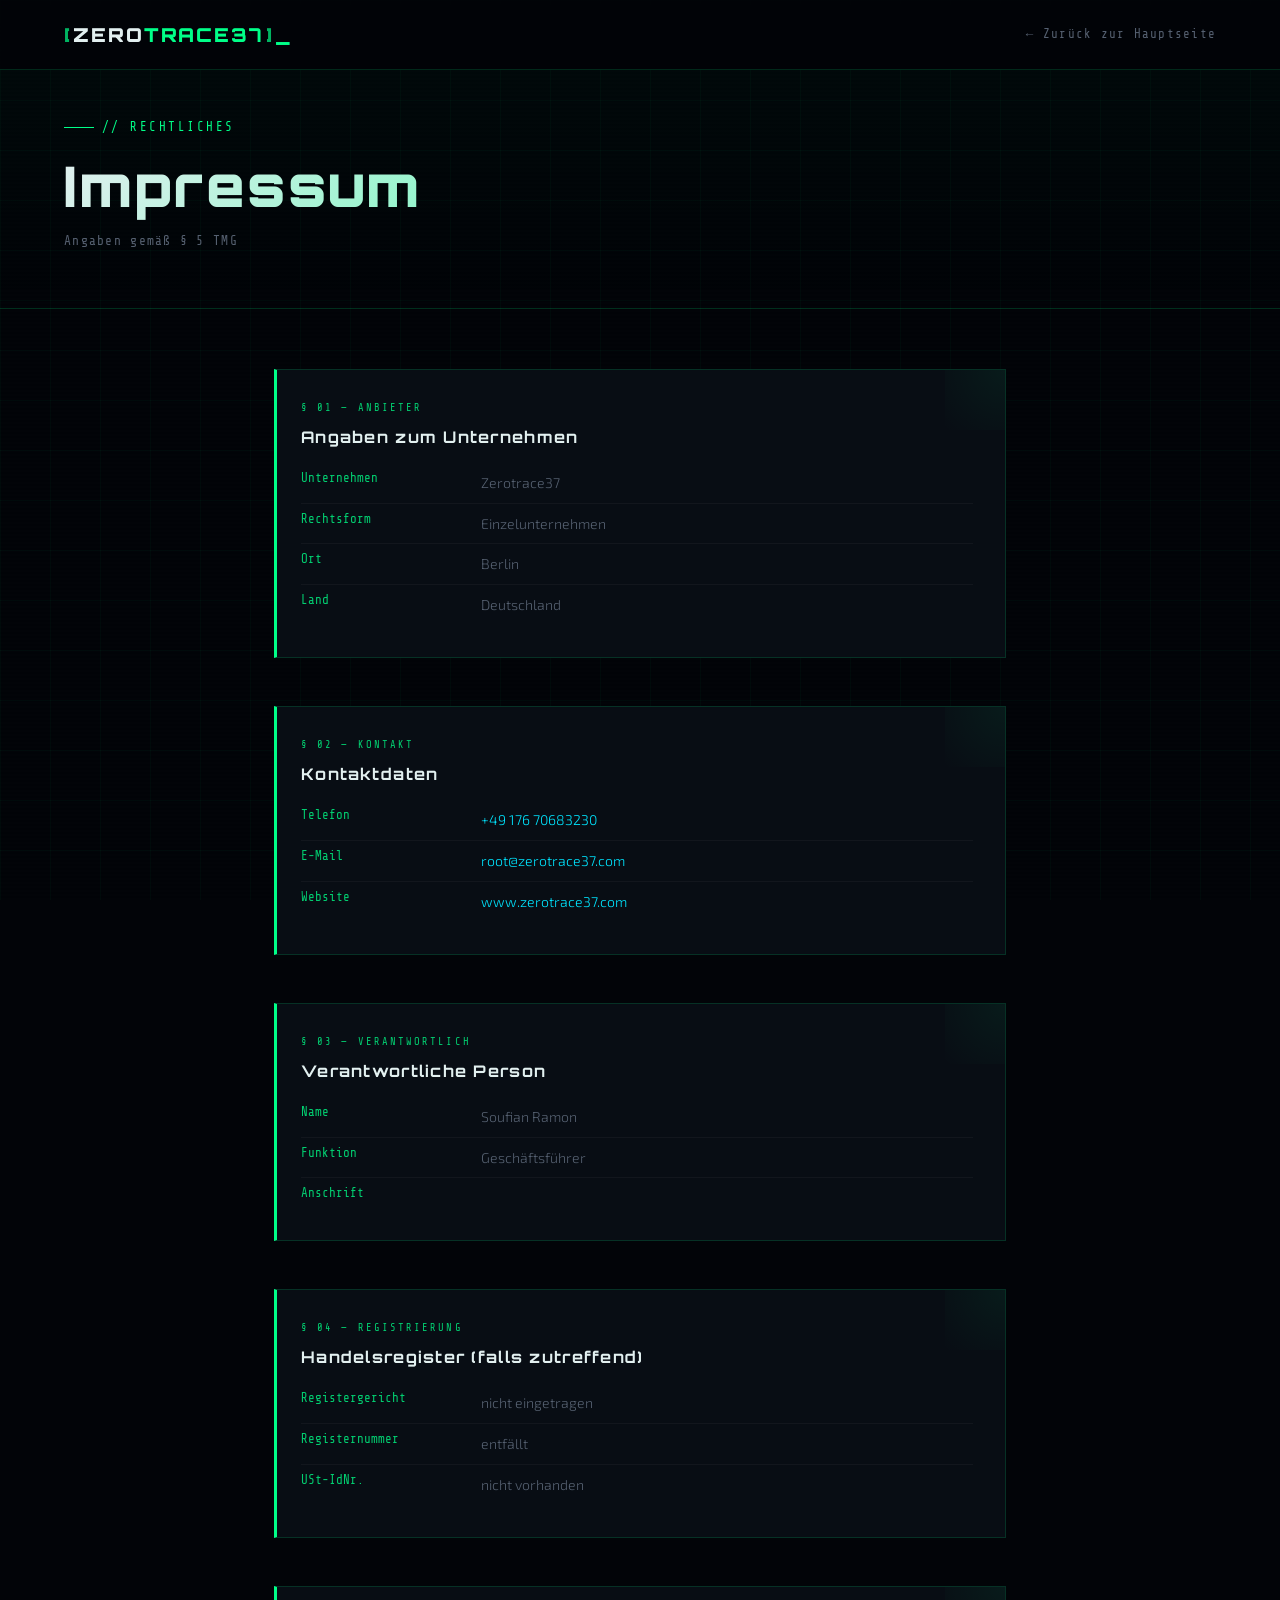
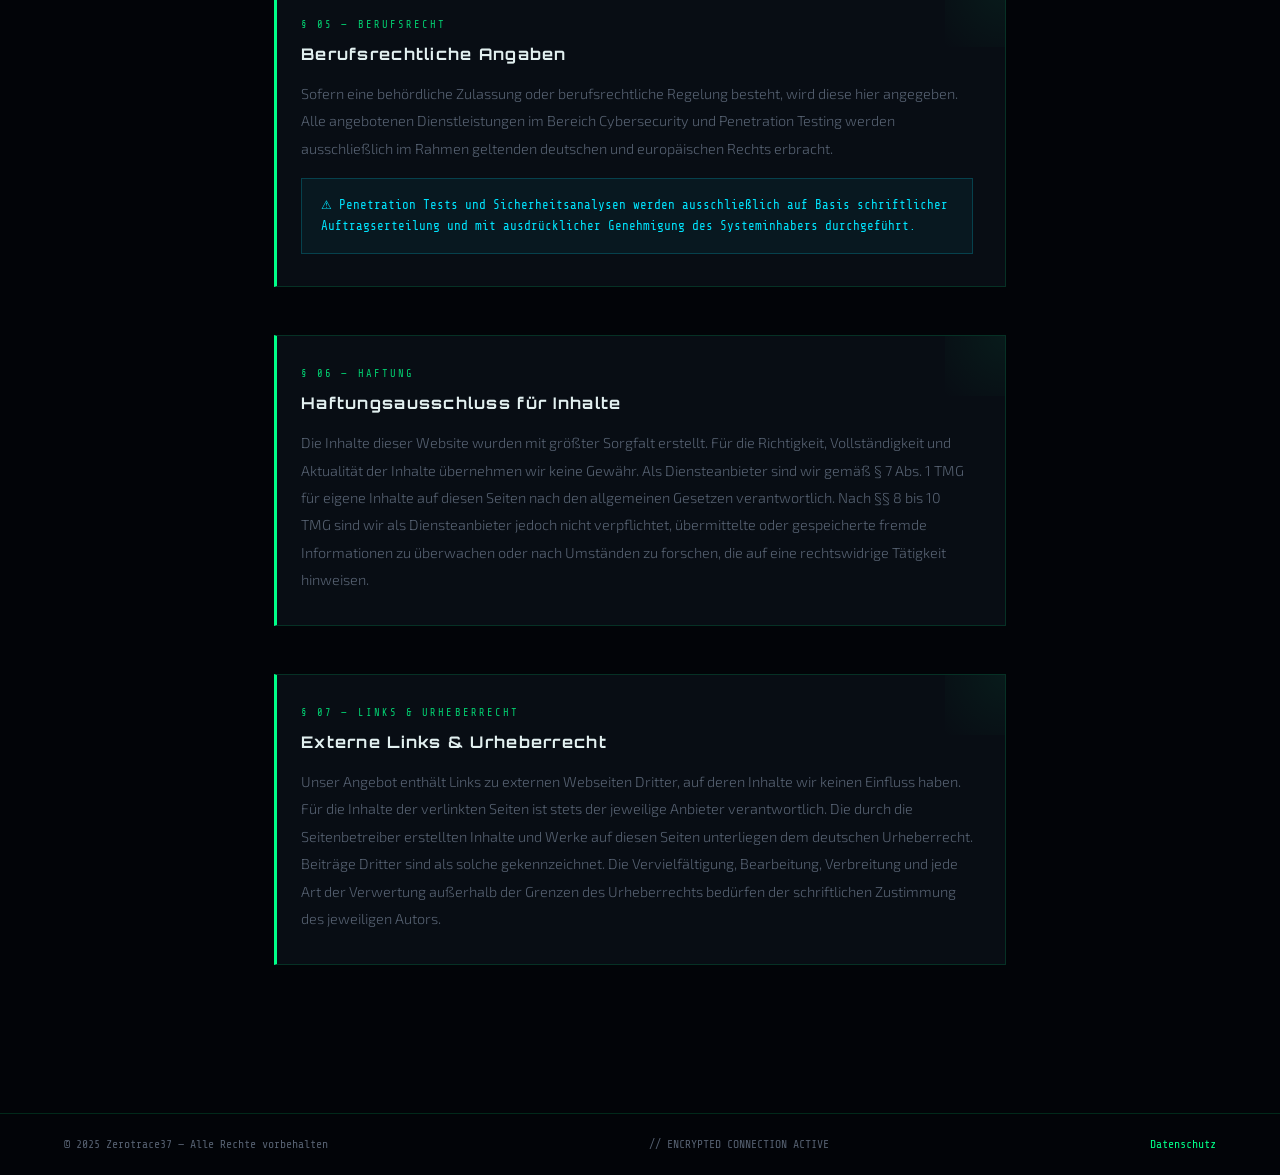
<file: impressum.html>
<!DOCTYPE html>
<html lang="de">
<head>
  <!-- Google tag (gtag.js) -->
<script async src="https://www.googletagmanager.com/gtag/js?id=G-4B6MRG3KW2"></script>
<script>
  window.dataLayer = window.dataLayer || [];
  function gtag(){dataLayer.push(arguments);}
  gtag('js', new Date());
  gtag('config', 'G-4B6MRG3KW2');
</script>
<meta charset="UTF-8" />
  <meta name="viewport" content="width=device-width, initial-scale=1.0" />
  <title>Impressum — ZeroTrace37</title>
  <link rel="icon" href="/favicon.svg" type="image/svg+xml" />
  <link rel="manifest" href="/site.webmanifest" />
  <meta name="theme-color" content="#00ff88" />
  <link rel="preconnect" href="https://fonts.googleapis.com" />
  <link rel="preconnect" href="https://fonts.gstatic.com" crossorigin />
  <link href="https://fonts.googleapis.com/css2?family=Share+Tech+Mono&family=Orbitron:wght@400;700;900&family=Exo+2:wght@300;400;600&display=swap" rel="stylesheet" />
  <style>
    *, *::before, *::after { box-sizing: border-box; margin: 0; padding: 0; }

    :root {
      --bg-deep:      #020408;
      --bg-card:      #080d14;
      --bg-surface:   #0d1520;
      --neon-green:   #00ff88;
      --neon-cyan:    #00e5ff;
      --neon-red:     #ff2d55;
      --text-primary: #e2f0f0;
      --text-muted:   #556070;
      --border:       rgba(0,255,136,0.15);
      --font-mono:    'Share Tech Mono', monospace;
      --font-display: 'Orbitron', sans-serif;
      --font-body:    'Exo 2', sans-serif;
      --glow-green:   0 0 20px rgba(0,255,136,0.4);
    }

    html { scroll-behavior: smooth; }

    body {
      background: var(--bg-deep);
      color: var(--text-primary);
      font-family: var(--font-body);
      font-weight: 300;
      min-height: 100vh;
      overflow-x: hidden;
    }

    /* GRID OVERLAY */
    body::before {
      content: '';
      position: fixed; inset: 0;
      background-image:
        linear-gradient(rgba(0,255,136,0.03) 1px, transparent 1px),
        linear-gradient(90deg, rgba(0,255,136,0.03) 1px, transparent 1px);
      background-size: 50px 50px;
      pointer-events: none;
      z-index: 0;
    }

    /* SCANLINES */
    body::after {
      content: '';
      position: fixed; inset: 0;
      background: repeating-linear-gradient(
        0deg, transparent, transparent 2px,
        rgba(0,0,0,0.03) 2px, rgba(0,0,0,0.03) 4px
      );
      pointer-events: none;
      z-index: 0;
    }

    /* NAVBAR */
    .navbar {
      position: fixed; top: 0; left: 0; right: 0;
      z-index: 100;
      display: flex; align-items: center; justify-content: space-between;
      padding: 0 5%;
      height: 70px;
      background: rgba(2,4,8,0.92);
      backdrop-filter: blur(12px);
      border-bottom: 1px solid var(--border);
    }

    .nav-logo {
      font-family: var(--font-display);
      font-weight: 900;
      font-size: 1.2rem;
      letter-spacing: 0.1em;
      text-decoration: none;
      display: flex; align-items: center; gap: 2px;
    }

    .logo-bracket { color: var(--neon-green); opacity: 0.7; }
    .logo-text { color: var(--text-primary); }
    .logo-text .accent { color: var(--neon-green); }
    .logo-blink { color: var(--neon-green); animation: blink 1s step-end infinite; }

    @keyframes blink { 0%,100%{opacity:1} 50%{opacity:0} }

    .nav-back {
      font-family: var(--font-mono);
      font-size: 0.78rem;
      color: var(--text-muted);
      text-decoration: none;
      letter-spacing: 0.1em;
      transition: color 0.3s;
      display: flex; align-items: center; gap: 6px;
    }

    .nav-back:hover { color: var(--neon-green); }

    /* HERO STRIP */
    .page-hero {
      position: relative; z-index: 1;
      padding: 120px 5% 60px;
      border-bottom: 1px solid var(--border);
      background: linear-gradient(180deg, rgba(0,255,136,0.03) 0%, transparent 100%);
    }

    .page-tag {
      font-family: var(--font-mono);
      font-size: 0.78rem;
      color: var(--neon-green);
      letter-spacing: 0.2em;
      margin-bottom: 1rem;
      display: flex; align-items: center; gap: 8px;
    }

    .page-tag::before {
      content: '';
      display: inline-block;
      width: 30px; height: 1px;
      background: var(--neon-green);
    }

    .page-title {
      font-family: var(--font-display);
      font-size: clamp(2rem, 5vw, 3.5rem);
      font-weight: 900;
      letter-spacing: 0.05em;
      background: linear-gradient(135deg, var(--text-primary) 0%, var(--neon-green) 100%);
      -webkit-background-clip: text;
      -webkit-text-fill-color: transparent;
      background-clip: text;
      margin-bottom: 0.8rem;
    }

    .page-sub {
      font-family: var(--font-mono);
      font-size: 0.8rem;
      color: var(--text-muted);
      letter-spacing: 0.1em;
    }

    /* MAIN CONTENT */
    .content-wrapper {
      position: relative; z-index: 1;
      max-width: 860px;
      margin: 0 auto;
      padding: 60px 5% 100px;
    }

    .legal-block {
      margin-bottom: 3rem;
      padding: 2rem 2rem 2rem 1.5rem;
      border: 1px solid var(--border);
      border-left: 3px solid var(--neon-green);
      background: var(--bg-card);
      position: relative;
      opacity: 0;
      transform: translateY(20px);
      animation: blockReveal 0.6s ease forwards;
    }

    .legal-block:nth-child(1) { animation-delay: 0.1s; }
    .legal-block:nth-child(2) { animation-delay: 0.2s; }
    .legal-block:nth-child(3) { animation-delay: 0.3s; }
    .legal-block:nth-child(4) { animation-delay: 0.4s; }
    .legal-block:nth-child(5) { animation-delay: 0.5s; }
    .legal-block:nth-child(6) { animation-delay: 0.6s; }
    .legal-block:nth-child(7) { animation-delay: 0.7s; }

    @keyframes blockReveal {
      to { opacity: 1; transform: translateY(0); }
    }

    .legal-block::before {
      content: '';
      position: absolute; top: 0; right: 0;
      width: 60px; height: 60px;
      background: radial-gradient(circle at top right, rgba(0,255,136,0.06), transparent);
      pointer-events: none;
    }

    .block-label {
      font-family: var(--font-mono);
      font-size: 0.65rem;
      color: var(--neon-green);
      letter-spacing: 0.2em;
      text-transform: uppercase;
      margin-bottom: 0.8rem;
      opacity: 0.8;
    }

    .legal-block h2 {
      font-family: var(--font-display);
      font-size: 1rem;
      font-weight: 700;
      letter-spacing: 0.08em;
      color: var(--text-primary);
      margin-bottom: 1rem;
    }

    .legal-block p,
    .legal-block address {
      color: var(--text-muted);
      font-size: 0.9rem;
      line-height: 1.9;
      font-style: normal;
    }

    .legal-block a {
      color: var(--neon-cyan);
      text-decoration: none;
      transition: color 0.3s;
    }

    .legal-block a:hover { color: var(--neon-green); }

    .data-row {
      display: flex;
      border-bottom: 1px solid rgba(255,255,255,0.04);
      padding: 0.5rem 0;
    }

    .data-row:last-child { border-bottom: none; }

    .data-label {
      font-family: var(--font-mono);
      font-size: 0.78rem;
      color: var(--neon-green);
      width: 180px;
      flex-shrink: 0;
      opacity: 0.8;
    }

    .data-value {
      color: var(--text-muted);
      font-size: 0.88rem;
      line-height: 1.7;
    }

    .data-value a {
      color: var(--neon-cyan);
      text-decoration: none;
    }

    .data-value a:hover { color: var(--neon-green); }

    .notice-box {
      background: rgba(0,229,255,0.05);
      border: 1px solid rgba(0,229,255,0.2);
      padding: 1rem 1.2rem;
      margin-top: 1rem;
      font-family: var(--font-mono);
      font-size: 0.78rem;
      color: var(--neon-cyan);
      line-height: 1.7;
    }

    /* FOOTER */
    .page-footer {
      position: relative; z-index: 1;
      border-top: 1px solid var(--border);
      padding: 1.5rem 5%;
      display: flex; justify-content: space-between; align-items: center;
      font-family: var(--font-mono);
      font-size: 0.72rem;
    }

    .page-footer span { color: var(--text-muted); }
    .page-footer a { color: var(--neon-green); text-decoration: none; }

    .footer-pulse {
      color: var(--neon-green);
      animation: pulse 2s ease-in-out infinite;
    }

    @keyframes pulse { 0%,100%{opacity:1} 50%{opacity:0.3} }

    @media (max-width: 600px) {
      .data-row { flex-direction: column; gap: 0.2rem; }
      .data-label { width: auto; }
    }
  </style>
<meta name="description" content="Impressum von ZeroTrace37, Cybersecurity und digitale Forensik aus Berlin: Anbieterkennzeichnung und Kontakt.">
<link rel="canonical" href="https://zerotrace37.com/impressum.html">
<meta property="og:type" content="website">
<meta property="og:site_name" content="ZeroTrace37">
<meta property="og:locale" content="de_DE">
<meta property="og:title" content="Impressum — ZeroTrace37">
<meta property="og:description" content="Impressum von ZeroTrace37, Cybersecurity und digitale Forensik aus Berlin: Anbieterkennzeichnung und Kontakt.">
<meta property="og:url" content="https://zerotrace37.com/impressum.html">
<meta property="og:image" content="https://zerotrace37.com/og-image.jpg">
<meta name="twitter:card" content="summary_large_image">
<script type="application/ld+json">{"@context": "https://schema.org", "@graph": [{"@type": "BreadcrumbList", "itemListElement": [{"@type": "ListItem", "position": 1, "name": "Start", "item": "https://zerotrace37.com/"}, {"@type": "ListItem", "position": 2, "name": "Impressum", "item": "https://zerotrace37.com/impressum.html"}]}]}</script>
</head>
<body>

  <!-- NAVBAR -->
  <nav class="navbar">
    <a href="index.html" class="nav-logo">
      <span class="logo-bracket">[</span>
      <span class="logo-text">ZERO<span class="accent">TRACE37</span></span>
      <span class="logo-bracket">]</span>
      <span class="logo-blink">_</span>
    </a>
    <a href="index.html" class="nav-back">← Zurück zur Hauptseite</a>
  </nav>

  <!-- PAGE HERO -->
  <div class="page-hero">
    <div class="page-tag">// RECHTLICHES</div>
    <h1 class="page-title">Impressum</h1>
    <p class="page-sub">Angaben gemäß § 5 TMG</p>
  </div>

  <!-- CONTENT -->
  <main class="content-wrapper">

    <div class="legal-block">
      <div class="block-label">§ 01 — Anbieter</div>
      <h2>Angaben zum Unternehmen</h2>
      <div class="data-row">
        <span class="data-label">Unternehmen</span>
        <span class="data-value">Zerotrace37</span>
      </div>
      <div class="data-row">
        <span class="data-label">Rechtsform</span>
        <span class="data-value">Einzelunternehmen</span>
      </div>
      <div class="data-row">
        <span class="data-label">Ort</span>
        <span class="data-value">Berlin</span>
      </div>
      <div class="data-row">
        <span class="data-label">Land</span>
        <span class="data-value">Deutschland</span>
      </div>
    </div>
    
      <div class="legal-block">
      <div class="block-label">§ 02 — Kontakt</div>
      <h2>Kontaktdaten</h2>
      <div class="data-row">
        <span class="data-label">Telefon</span>
        <span class="data-value"><a href="tel:+4917670683230">+49 176 70683230</a></span>
      </div>
      <div class="data-row">
        <span class="data-label">E-Mail</span>
        <span class="data-value"><a href="mailto:root@zerotrace37.com">root@zerotrace37.com</a></span>
      </div>
      <div class="data-row">
        <span class="data-label">Website</span>
        <span class="data-value"><a href="https://zerotrace37.com/">www.zerotrace37.com</a></span>
      </div>
    </div>

    <div class="legal-block">
      <div class="block-label">§ 03 — Verantwortlich</div>
      <h2>Verantwortliche Person</h2>
      <div class="data-row">
        <span class="data-label">Name</span>
        <span class="data-value">Soufian Ramon</span>
      </div>
      <div class="data-row">
        <span class="data-label">Funktion</span>
        <span class="data-value">Geschäftsführer</span>
      </div>
      <div class="data-row">
        <span class="data-label">Anschrift</span>
        <span class="data-value"></span>
      </div>
    </div>

    <div class="legal-block">
      <div class="block-label">§ 04 — Registrierung</div>
      <h2>Handelsregister (falls zutreffend)</h2>
      <div class="data-row">
        <span class="data-label">Registergericht</span>
        <span class="data-value">nicht eingetragen</span>
      </div>
      <div class="data-row">
        <span class="data-label">Registernummer</span>
        <span class="data-value">entfällt</span>
      </div>
      <div class="data-row">
        <span class="data-label">USt-IdNr.</span>
        <span class="data-value">nicht vorhanden</span>
      </div>
    </div>

    <div class="legal-block">
      <div class="block-label">§ 05 — Berufsrecht</div>
      <h2>Berufsrechtliche Angaben</h2>
      <p>
        Sofern eine behördliche Zulassung oder berufsrechtliche Regelung besteht, wird diese hier angegeben.
        Alle angebotenen Dienstleistungen im Bereich Cybersecurity und Penetration Testing werden
        ausschließlich im Rahmen geltenden deutschen und europäischen Rechts erbracht.
      </p>
      <div class="notice-box">
        ⚠ Penetration Tests und Sicherheitsanalysen werden ausschließlich auf Basis schriftlicher
        Auftragserteilung und mit ausdrücklicher Genehmigung des Systeminhabers durchgeführt.
      </div>
    </div>

    <div class="legal-block">
      <div class="block-label">§ 06 — Haftung</div>
      <h2>Haftungsausschluss für Inhalte</h2>
      <p>
        Die Inhalte dieser Website wurden mit größter Sorgfalt erstellt. Für die Richtigkeit,
        Vollständigkeit und Aktualität der Inhalte übernehmen wir keine Gewähr. Als Diensteanbieter
        sind wir gemäß § 7 Abs. 1 TMG für eigene Inhalte auf diesen Seiten nach den allgemeinen
        Gesetzen verantwortlich. Nach §§ 8 bis 10 TMG sind wir als Diensteanbieter jedoch nicht
        verpflichtet, übermittelte oder gespeicherte fremde Informationen zu überwachen oder nach
        Umständen zu forschen, die auf eine rechtswidrige Tätigkeit hinweisen.
      </p>
    </div>

    <div class="legal-block">
      <div class="block-label">§ 07 — Links & Urheberrecht</div>
      <h2>Externe Links & Urheberrecht</h2>
      <p>
        Unser Angebot enthält Links zu externen Webseiten Dritter, auf deren Inhalte wir keinen
        Einfluss haben. Für die Inhalte der verlinkten Seiten ist stets der jeweilige Anbieter
        verantwortlich. Die durch die Seitenbetreiber erstellten Inhalte und Werke auf diesen Seiten
        unterliegen dem deutschen Urheberrecht. Beiträge Dritter sind als solche gekennzeichnet.
        Die Vervielfältigung, Bearbeitung, Verbreitung und jede Art der Verwertung außerhalb der
        Grenzen des Urheberrechts bedürfen der schriftlichen Zustimmung des jeweiligen Autors.
      </p>
    </div>

  </main>

  <!-- FOOTER -->
  <footer class="page-footer">
    <span>© 2025 Zerotrace37 — Alle Rechte vorbehalten</span>
    <span class="footer-pulse">// ENCRYPTED CONNECTION ACTIVE</span>
    <a href="datenschutz.html">Datenschutz</a>
  </footer>

</body>
</html>
</file>
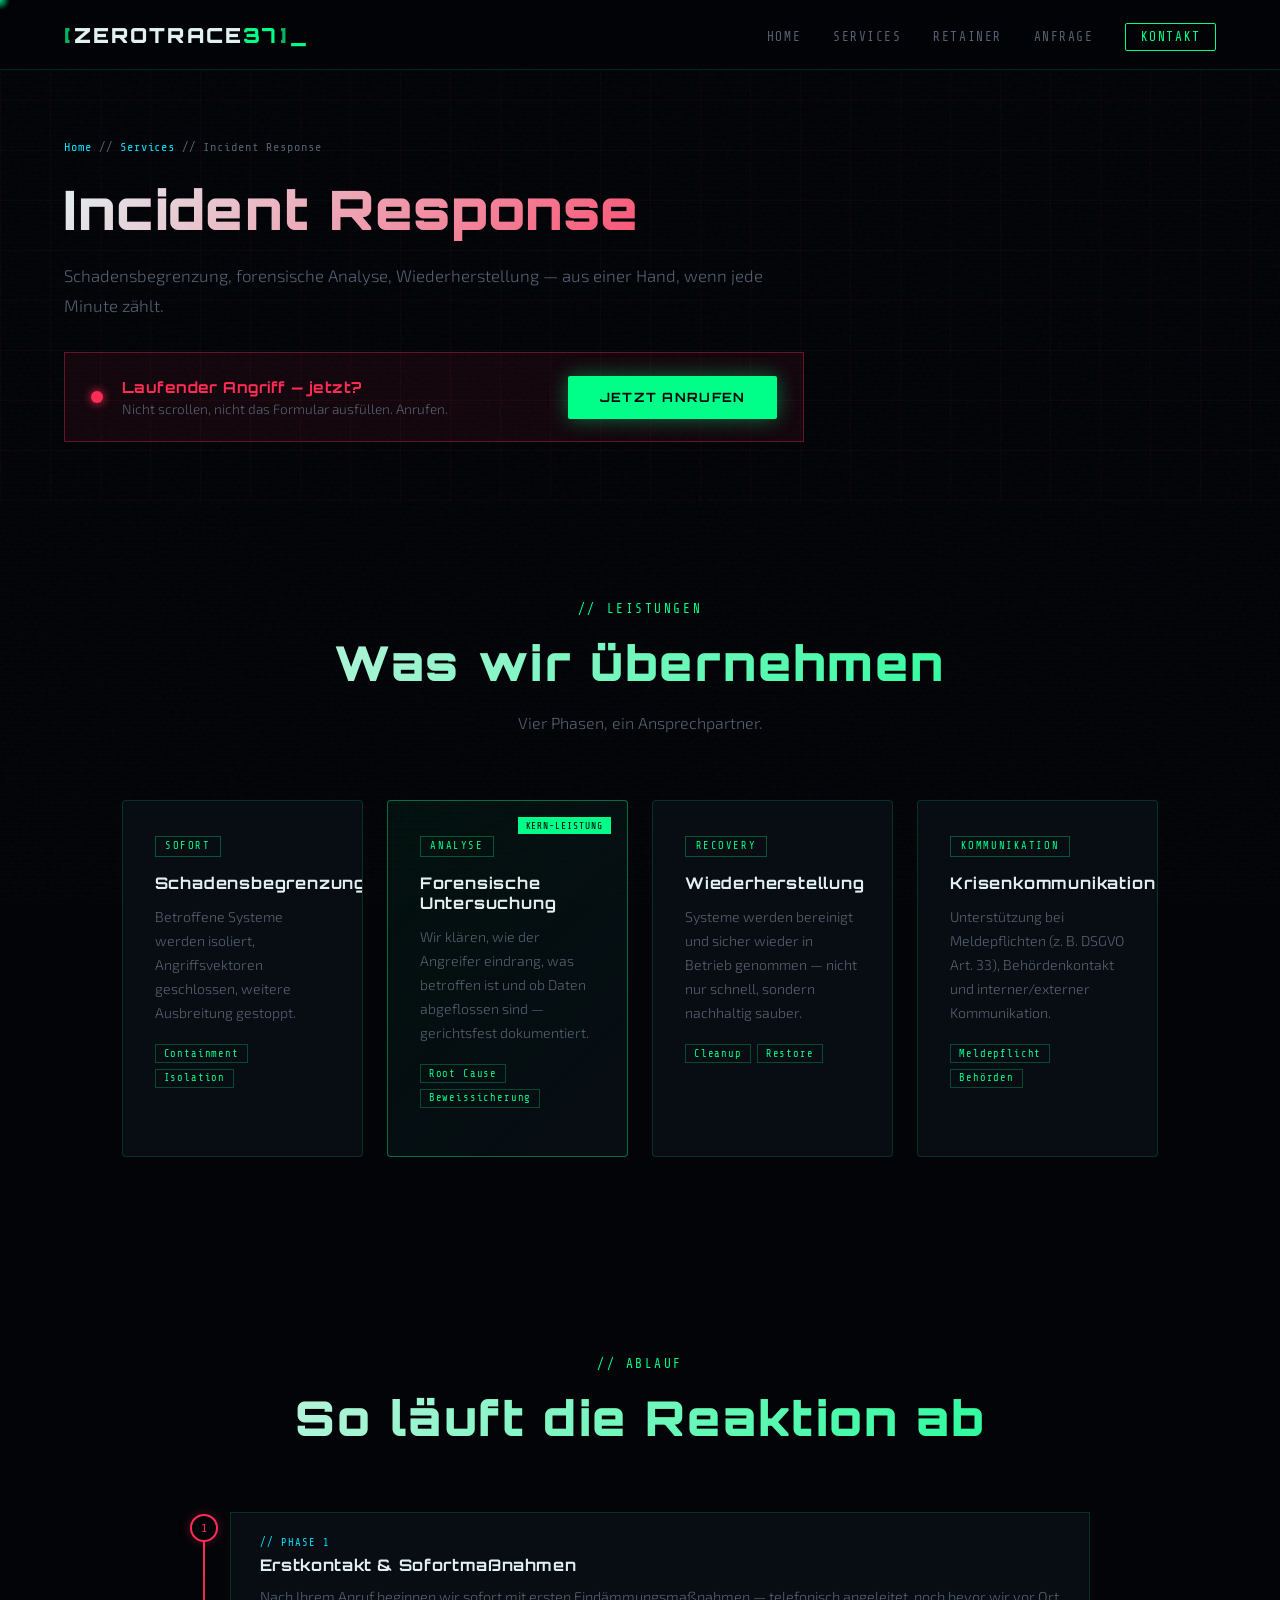
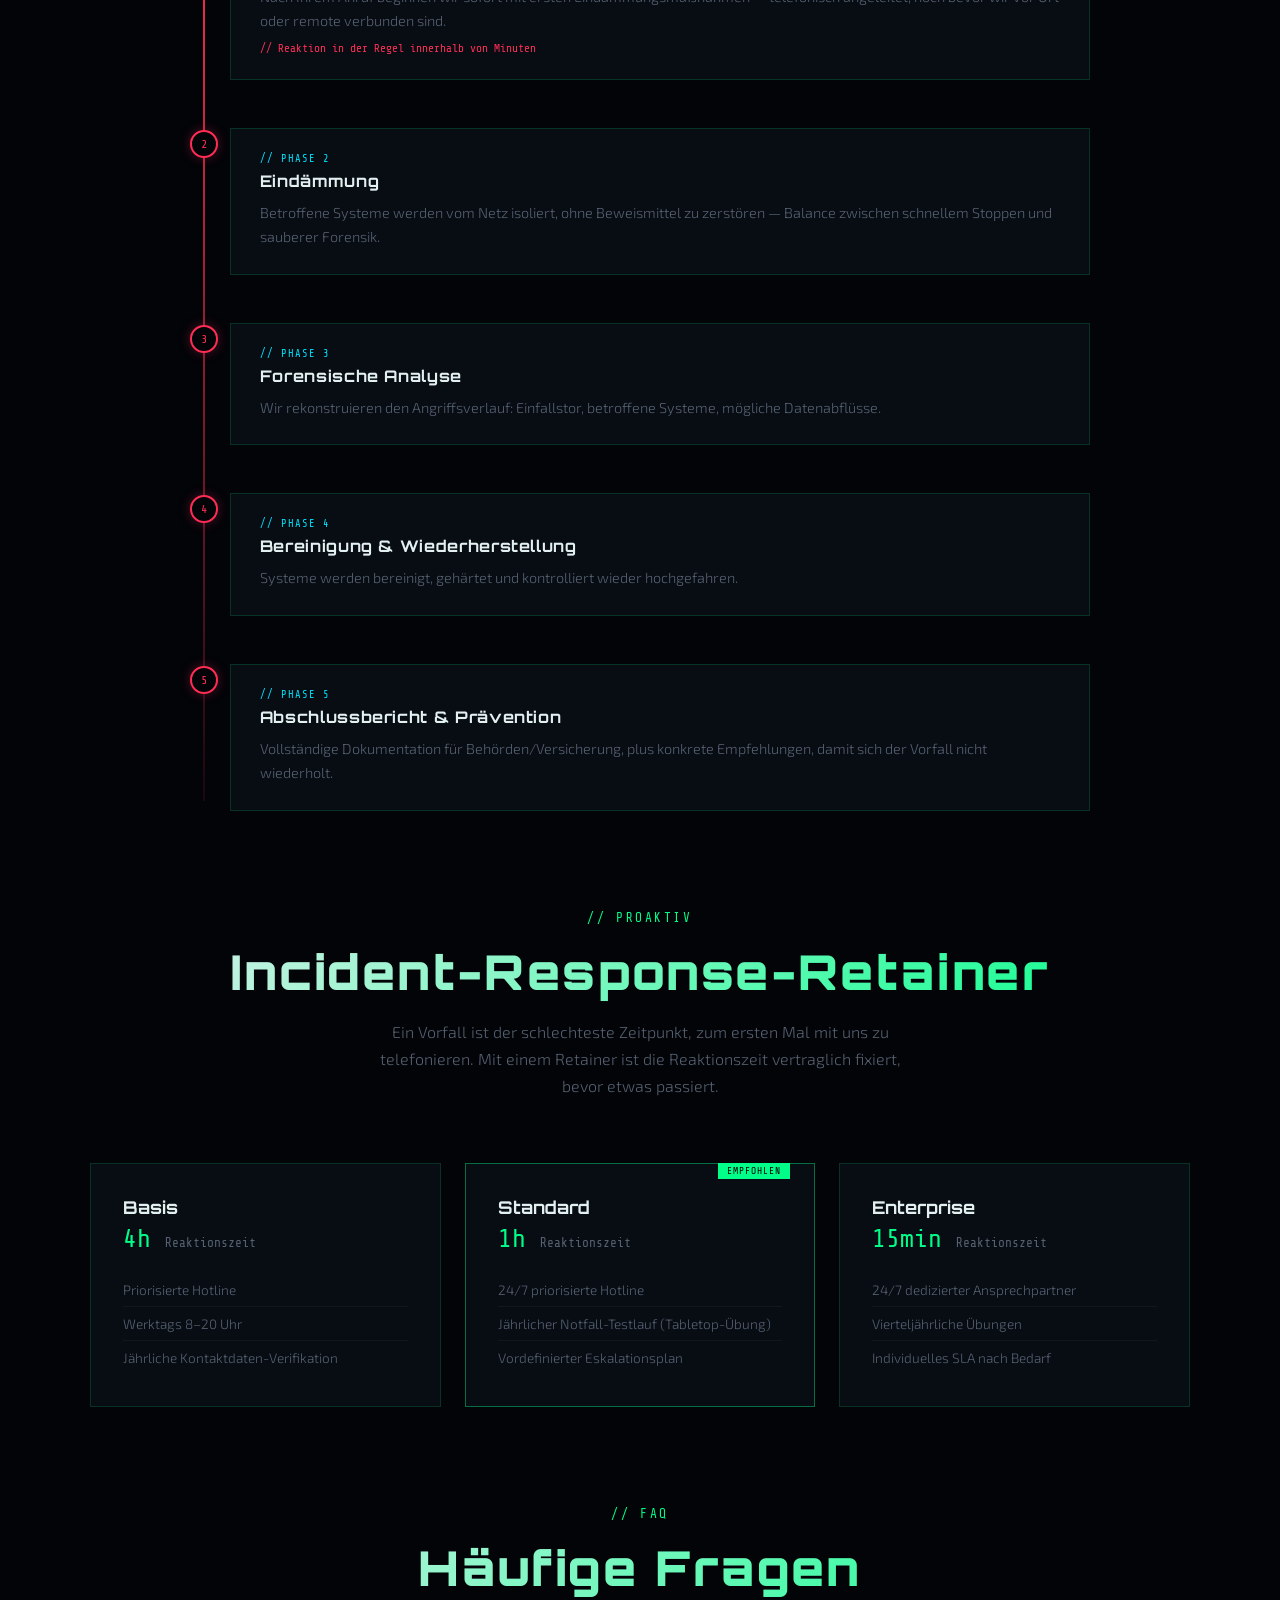
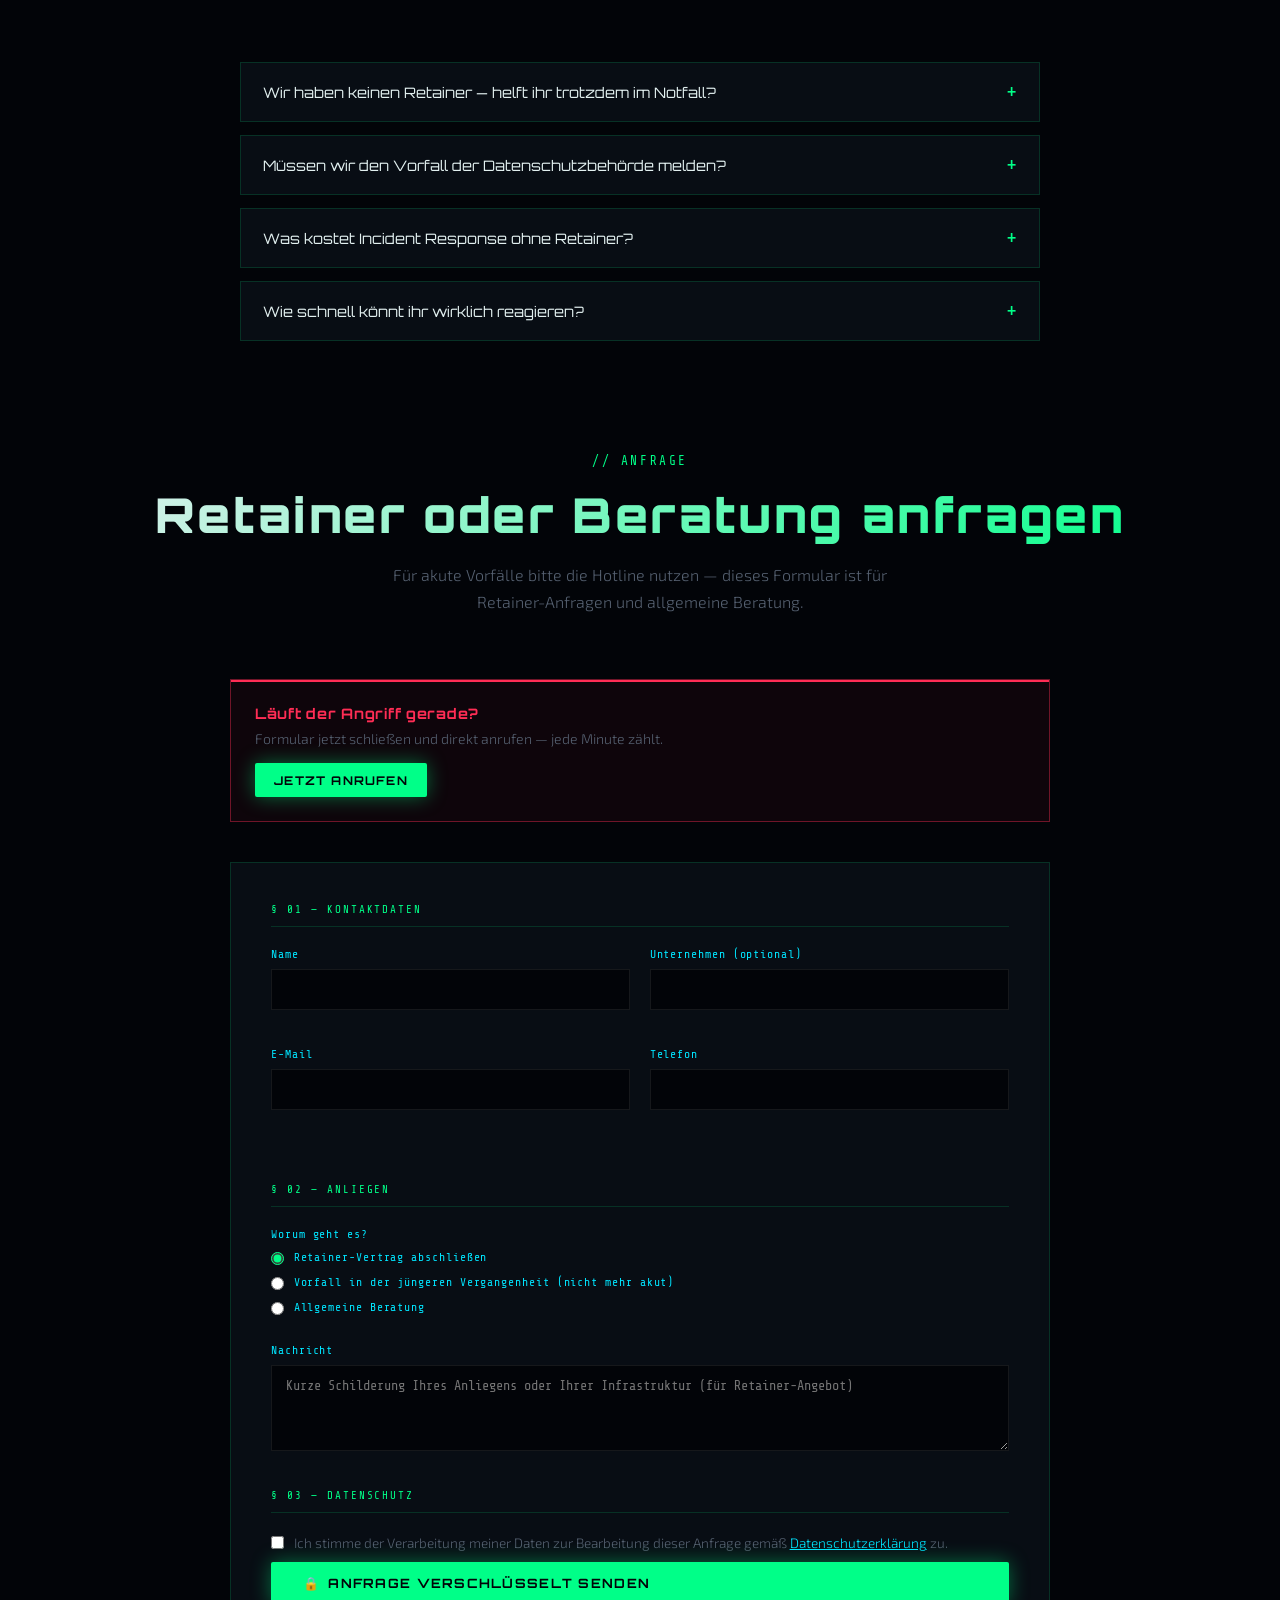
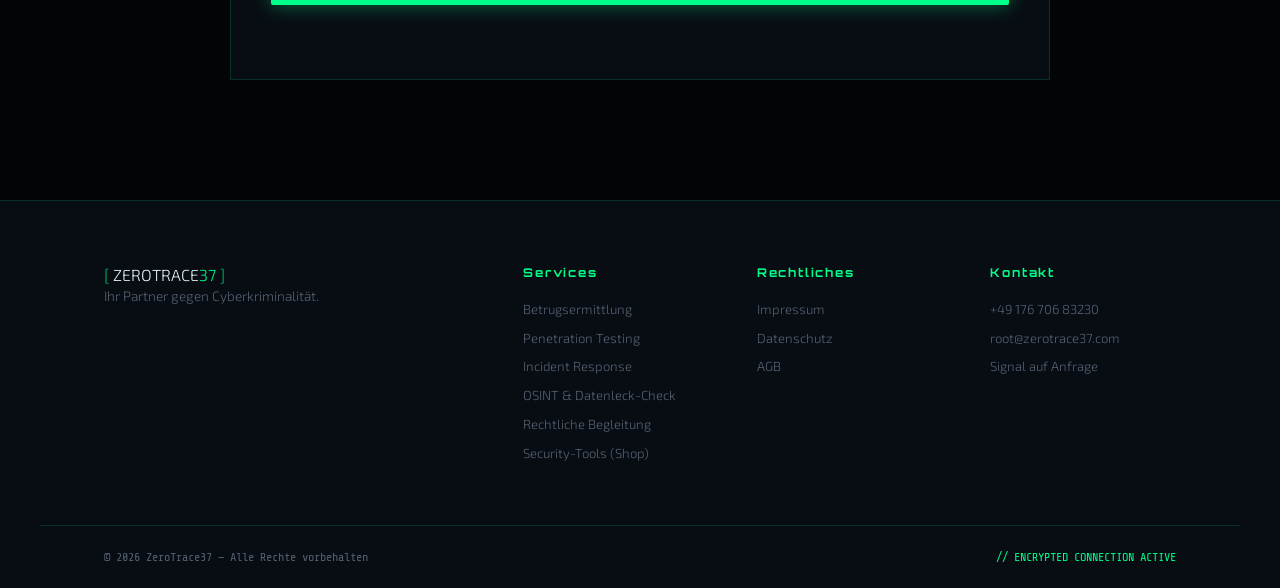
<file: incident-response.html>
<!DOCTYPE html>
<html lang="de">
<head>
  <!-- Google tag (gtag.js) -->
<script async src="https://www.googletagmanager.com/gtag/js?id=G-4B6MRG3KW2"></script>
<script>
  window.dataLayer = window.dataLayer || [];
  function gtag(){dataLayer.push(arguments);}
  gtag('js', new Date());
  gtag('config', 'G-4B6MRG3KW2');
</script>
<meta charset="UTF-8" />
  <meta name="viewport" content="width=device-width, initial-scale=1.0" />
  <title>Incident Response — ZeroTrace37</title>
  <link rel="icon" href="/favicon.svg" type="image/svg+xml" />
  <link rel="manifest" href="/site.webmanifest" />
  <meta name="theme-color" content="#00ff88" />
  <meta name="description" content="Sofortreaktion bei Cyberangriffen: Schadensbegrenzung, forensische Analyse und Wiederherstellung. 24/7 erreichbar, optional mit garantierter Reaktionszeit per Retainer." />
  <link rel="stylesheet" href="styles.css" />
  <link rel="preconnect" href="https://fonts.googleapis.com" />
  <link rel="preconnect" href="https://fonts.gstatic.com" crossorigin />
  <link href="https://fonts.googleapis.com/css2?family=Share+Tech+Mono&family=Orbitron:wght@400;700;900&family=Exo+2:wght@300;400;600&display=swap" rel="stylesheet" />
  <link rel="canonical" href="https://zerotrace37.com/incident-response.html" />
  <style>
    /* ===== PAGE-SPECIFIC ADDITIONS (Incident Response subpage) ===== */

    .sub-hero { min-height: 55vh; padding: 140px 5% 60px; display: flex; align-items: center; position: relative; overflow: hidden; }
    .sub-hero-grid {
      position: absolute; inset: 0;
      background-image:
        linear-gradient(rgba(255,45,85,0.05) 1px, transparent 1px),
        linear-gradient(90deg, rgba(255,45,85,0.05) 1px, transparent 1px);
      background-size: 50px 50px; z-index: 0;
    }
    .sub-hero-content { position: relative; z-index: 1; max-width: 740px; }
    .breadcrumb { font-family: var(--font-mono); font-size: 0.75rem; color: var(--text-muted); letter-spacing: 0.08em; margin-bottom: 1.5rem; }
    .breadcrumb a { color: var(--neon-cyan); text-decoration: none; }
    .breadcrumb a:hover { color: var(--neon-green); }
    .sub-hero h1 {
      font-family: var(--font-display); font-size: clamp(2.1rem, 4.6vw, 3.4rem); font-weight: 900;
      letter-spacing: 0.02em; line-height: 1.15;
      background: linear-gradient(135deg, var(--text-primary) 0%, var(--neon-red) 100%);
      -webkit-background-clip: text; -webkit-text-fill-color: transparent; background-clip: text;
      margin-bottom: 1.2rem;
    }
    .sub-hero-sub { color: var(--text-muted); font-size: 1.05rem; line-height: 1.8; margin-bottom: 2rem; }

    /* Hero-level emergency callout — this page is inherently urgency-driven */
    .hero-emergency {
      display: flex; align-items: center; gap: 1.2rem; flex-wrap: wrap;
      background: rgba(255,45,85,0.07); border: 1px solid rgba(255,45,85,0.35);
      padding: 1.4rem 1.6rem; margin-top: 1rem;
    }
    .hero-emergency .status-dot {
      width: 12px; height: 12px; border-radius: 50%; background: var(--neon-red);
      box-shadow: 0 0 10px var(--neon-red); animation: pulse 1.4s ease-in-out infinite; flex-shrink: 0;
    }
    @keyframes pulse { 0%,100% { opacity: 1; } 50% { opacity: 0.4; } }
    .hero-emergency strong { display: block; color: var(--neon-red); font-family: var(--font-display); font-size: 0.95rem; letter-spacing: 0.03em; }
    .hero-emergency p { color: var(--text-muted); font-size: 0.85rem; margin-top: 0.2rem; }
    .hero-emergency .btn-primary { margin-left: auto; }

    .box-label {
      font-family: var(--font-mono); font-size: 0.65rem; letter-spacing: 0.15em;
      color: var(--neon-green); border: 1px solid rgba(0,255,136,0.3);
      display: inline-block; padding: 0.2rem 0.6rem; margin-bottom: 1rem;
    }
    .response-grid {
      display: grid; grid-template-columns: repeat(4, 1fr); gap: 1.5rem;
      max-width: 1200px; margin: 0 auto; padding: 0 5%;
    }
    @media (max-width: 1100px) { .response-grid { grid-template-columns: 1fr 1fr; } }
    @media (max-width: 600px) { .response-grid { grid-template-columns: 1fr; } }

    /* Timeline (shared pattern) */
    .timeline-section { padding: 100px 5%; }
    .timeline { max-width: 900px; margin: 0 auto; position: relative; padding-left: 40px; }
    .timeline::before {
      content: ''; position: absolute; left: 13px; top: 10px; bottom: 10px; width: 2px;
      background: linear-gradient(to bottom, var(--neon-red), rgba(255,45,85,0.1));
    }
    .timeline-step { position: relative; padding-bottom: 3rem; opacity: 0; transform: translateX(-20px); transition: opacity 0.6s ease, transform 0.6s ease; }
    .timeline-step.visible { opacity: 1; transform: translateX(0); }
    .timeline-step:last-child { padding-bottom: 0; }
    .timeline-dot {
      position: absolute; left: -40px; top: 2px; width: 28px; height: 28px; border-radius: 50%;
      background: var(--bg-deep); border: 2px solid var(--neon-red);
      display: flex; align-items: center; justify-content: center;
      font-family: var(--font-mono); font-size: 0.75rem; color: var(--neon-red);
      box-shadow: 0 0 12px rgba(255,45,85,0.3);
    }
    .timeline-content { background: var(--bg-card); border: 1px solid var(--border); padding: 1.5rem 1.8rem; }
    .timeline-content h3 { font-family: var(--font-display); font-size: 1rem; letter-spacing: 0.04em; color: var(--text-primary); margin-bottom: 0.6rem; }
    .timeline-content p { color: var(--text-muted); font-size: 0.9rem; line-height: 1.7; }
    .timeline-phase-tag { font-family: var(--font-mono); font-size: 0.65rem; color: var(--neon-cyan); letter-spacing: 0.1em; margin-bottom: 0.4rem; display: block; }
    .timeline-sla { font-family: var(--font-mono); font-size: 0.7rem; color: var(--neon-red); margin-top: 0.5rem; display: block; }

    /* Retainer tiers */
    .retainer-section { padding: 0 5% 100px; }
    .retainer-grid { display: grid; grid-template-columns: repeat(3, 1fr); gap: 1.5rem; max-width: 1100px; margin: 0 auto; }
    @media (max-width: 900px) { .retainer-grid { grid-template-columns: 1fr; } }
    .retainer-card { background: var(--bg-card); border: 1px solid var(--border); padding: 2rem; position: relative; }
    .retainer-card.reco { border-color: rgba(0,255,136,0.4); }
    .retainer-reco-badge {
      position: absolute; top: -1px; right: 1.5rem; background: var(--neon-green); color: var(--bg-deep);
      font-family: var(--font-mono); font-size: 0.6rem; letter-spacing: 0.1em; padding: 0.2rem 0.6rem;
    }
    .retainer-card h3 { font-family: var(--font-display); font-size: 1.1rem; color: var(--text-primary); margin-bottom: 0.4rem; }
    .retainer-sla { font-family: var(--font-mono); font-size: 1.6rem; color: var(--neon-green); margin-bottom: 1.2rem; }
    .retainer-sla span { font-size: 0.8rem; color: var(--text-muted); }
    .retainer-card ul { list-style: none; }
    .retainer-card ul li { color: var(--text-muted); font-size: 0.85rem; padding: 0.5rem 0; border-top: 1px solid rgba(255,255,255,0.04); }
    .retainer-card ul li:first-child { border-top: none; }

    /* FAQ */
    .faq-section { padding: 0 5% 100px; }
    .faq-list { max-width: 800px; margin: 0 auto; }
    .faq-item { background: var(--bg-card); border: 1px solid var(--border); margin-bottom: 0.8rem; overflow: hidden; }
    .faq-item summary {
      font-family: var(--font-display); font-size: 0.9rem; color: var(--text-primary);
      padding: 1.1rem 1.4rem; cursor: pointer; list-style: none;
      display: flex; justify-content: space-between; align-items: center;
    }
    .faq-item summary::-webkit-details-marker { display: none; }
    .faq-item summary::after { content: '+'; color: var(--neon-green); font-size: 1.3rem; font-family: var(--font-mono); transition: transform 0.3s ease; }
    .faq-item[open] summary::after { transform: rotate(45deg); }
    .faq-item p { color: var(--text-muted); font-size: 0.88rem; line-height: 1.75; padding: 0 1.4rem 1.3rem; }

    .urgency-box { position: relative; padding: 1.5rem; border: 1px solid rgba(255,45,85,0.4); background: rgba(255,45,85,0.05); overflow: hidden; margin-bottom: 2.5rem; max-width: 1000px; margin-left: auto; margin-right: auto; }
    .urgency-pulse { position: absolute; top: 0; left: 0; right: 0; height: 2px; background: var(--neon-red); animation: urgencyPulse 1.5s ease-in-out infinite; }
    @keyframes urgencyPulse { 0%,100% { opacity: 0.5; box-shadow: none; } 50% { opacity: 1; box-shadow: 0 0 15px var(--neon-red); } }
    .urgency-box strong { font-family: var(--font-display); font-size: 0.9rem; color: var(--neon-red); letter-spacing: 0.05em; display: block; margin-bottom: 0.5rem; }
    .urgency-box p { color: var(--text-muted); font-size: 0.88rem; margin-bottom: 1rem; }

    /* ===== REQUEST FORM ===== */
    .req-section { padding: 0 5% 120px; }
    .req-wrapper { max-width: 820px; margin: 0 auto; }
    .req-notice {
      background: rgba(0,255,136,0.04); border: 1px solid rgba(0,255,136,0.25);
      padding: 1.2rem 1.4rem; margin-bottom: 2.5rem;
      font-family: var(--font-mono); font-size: 0.8rem; color: var(--neon-green); line-height: 1.7;
    }
    .req-form { background: var(--bg-card); border: 1px solid var(--border); padding: 2.5rem; }
    .req-fieldset { border: none; margin-bottom: 2.2rem; padding: 0; }
    .req-fieldset:last-of-type { margin-bottom: 0; }
    .req-legend {
      font-family: var(--font-mono); font-size: 0.68rem; color: var(--neon-green);
      letter-spacing: 0.18em; text-transform: uppercase;
      border-bottom: 1px solid var(--border); padding-bottom: 0.6rem; margin-bottom: 1.3rem;
      width: 100%; display: block;
    }
    .req-row { display: grid; grid-template-columns: 1fr 1fr; gap: 1.2rem; margin-bottom: 1.2rem; }
    .req-field { margin-bottom: 1.2rem; }
    .req-field:last-child { margin-bottom: 0; }
    .req-field label { display: block; font-family: var(--font-mono); font-size: 0.72rem; color: var(--neon-cyan); letter-spacing: 0.08em; margin-bottom: 0.5rem; }
    .req-field input[type="text"], .req-field input[type="email"], .req-field input[type="tel"], .req-field textarea, .req-field select {
      width: 100%; background: var(--bg-deep); border: 1px solid rgba(255,255,255,0.08);
      color: var(--text-primary); font-family: var(--font-mono); font-size: 0.85rem;
      padding: 0.75rem 0.9rem; outline: none; resize: vertical;
    }
    .req-field select option { background: var(--bg-card); }
    .req-field input:focus, .req-field textarea:focus, .req-field select:focus { border-color: var(--neon-green); }
    .req-check-grid { display: grid; grid-template-columns: 1fr 1fr; gap: 0.7rem; }
    .req-checkbox, .req-radio { display: flex; align-items: flex-start; gap: 0.6rem; font-size: 0.85rem; color: var(--text-muted); line-height: 1.5; }
    .req-checkbox input, .req-radio input { margin-top: 3px; accent-color: var(--neon-green); flex-shrink: 0; }
    .req-submit { width: 100%; margin-top: 0.5rem; }
    .req-form-status { margin-top: 1rem; font-family: var(--font-mono); font-size: 0.8rem; text-align: center; min-height: 1.4em; }
    .req-form-status.ok { color: var(--neon-green); }
    .req-form-status.err { color: var(--neon-red); }

    @media (max-width: 900px) {
      .req-row, .req-check-grid { grid-template-columns: 1fr; }
      .req-form { padding: 1.5rem; }
      .hero-emergency .btn-primary { margin-left: 0; width: 100%; justify-content: center; }
    }
  </style>
<meta property="og:type" content="website">
<meta property="og:site_name" content="ZeroTrace37">
<meta property="og:locale" content="de_DE">
<meta property="og:title" content="Incident Response — ZeroTrace37">
<meta property="og:description" content="Sofortreaktion bei Cyberangriffen: Schadensbegrenzung, forensische Analyse und Wiederherstellung. 24/7 erreichbar, optional mit garantierter Reaktionszeit per Retainer.">
<meta property="og:url" content="https://zerotrace37.com/incident-response.html">
<meta property="og:image" content="https://zerotrace37.com/og-image.jpg">
<meta name="twitter:card" content="summary_large_image">
<script type="application/ld+json">{"@context": "https://schema.org", "@graph": [{"@type": "BreadcrumbList", "itemListElement": [{"@type": "ListItem", "position": 1, "name": "Start", "item": "https://zerotrace37.com/"}, {"@type": "ListItem", "position": 2, "name": "Incident Response", "item": "https://zerotrace37.com/incident-response.html"}]}, {"@type": "Service", "name": "Incident Response", "description": "Sofortreaktion bei Cyberangriffen: Schadensbegrenzung, forensische Analyse und Wiederherstellung. 24/7 erreichbar, optional mit garantierter Reaktionszeit per Retainer.", "url": "https://zerotrace37.com/incident-response.html", "areaServed": {"@type": "Country", "name": "Deutschland"}, "provider": {"@type": "ProfessionalService", "@id": "https://zerotrace37.com/#organization", "name": "ZeroTrace37", "url": "https://zerotrace37.com/", "telephone": "+4917670683230"}}]}</script>
</head>
<body>

  <canvas id="matrixCanvas"></canvas>
  <div class="scanlines"></div>
  <div class="noise-overlay"></div>
  <div class="cursor-glow" id="cursorGlow"></div>

  <nav class="navbar" id="navbar">
    <a href="index.html" class="nav-logo" style="text-decoration:none;">
      <span class="logo-bracket">[</span>
      <span class="logo-text">ZEROTRACE<span class="accent">37</span></span>
      <span class="logo-bracket">]</span>
      <span class="logo-blink">_</span>
    </a>
    <ul class="nav-links">
      <li><a href="index.html#home" class="nav-link">HOME</a></li>
      <li><a href="index.html#services" class="nav-link">SERVICES</a></li>
      <li><a href="#retainer" class="nav-link">RETAINER</a></li>
      <li><a href="#anfrage" class="nav-link">ANFRAGE</a></li>
      <li><a href="index.html#contact" class="nav-link cta-nav">KONTAKT</a></li>
    </ul>
    <button class="hamburger" id="hamburger" aria-label="Menu">
      <span></span><span></span><span></span>
    </button>
  </nav>

  <!-- ===== SUB HERO ===== -->
  <section class="sub-hero">
    <div class="sub-hero-grid"></div>
    <div class="sub-hero-content">
      <div class="breadcrumb"><a href="index.html">Home</a> // <a href="index.html#services">Services</a> // Incident Response</div>
      <h1>Incident Response</h1>
      <p class="sub-hero-sub">
        Schadensbegrenzung, forensische Analyse, Wiederherstellung — aus einer Hand, wenn jede Minute zählt.
      </p>
      <div class="hero-emergency">
        <span class="status-dot" aria-hidden="true"></span>
        <div>
          <strong>Laufender Angriff — jetzt?</strong>
          <p>Nicht scrollen, nicht das Formular ausfüllen. Anrufen.</p>
        </div>
        <a href="tel:+4917670683230" class="btn-primary">JETZT ANRUFEN</a>
      </div>
    </div>
  </section>

  <!-- ===== RESPONSE TYPES ===== -->
  <section class="services">
    <div class="section-header">
      <div class="section-tag">// LEISTUNGEN</div>
      <h2 class="section-title">Was wir übernehmen</h2>
      <p class="section-sub">Vier Phasen, ein Ansprechpartner.</p>
    </div>
    <div class="response-grid">

      <div class="service-card" data-delay="0">
        <div class="card-glow"></div>
        <span class="box-label">SOFORT</span>
        <h3>Schadensbegrenzung</h3>
        <p>Betroffene Systeme werden isoliert, Angriffsvektoren geschlossen, weitere Ausbreitung gestoppt.</p>
        <div class="card-tags"><span>Containment</span><span>Isolation</span></div>
      </div>

      <div class="service-card featured" data-delay="100">
        <div class="card-glow"></div>
        <div class="featured-badge">KERN-LEISTUNG</div>
        <span class="box-label">ANALYSE</span>
        <h3>Forensische Untersuchung</h3>
        <p>Wir klären, wie der Angreifer eindrang, was betroffen ist und ob Daten abgeflossen sind — gerichtsfest dokumentiert.</p>
        <div class="card-tags"><span>Root Cause</span><span>Beweissicherung</span></div>
      </div>

      <div class="service-card" data-delay="200">
        <div class="card-glow"></div>
        <span class="box-label">RECOVERY</span>
        <h3>Wiederherstellung</h3>
        <p>Systeme werden bereinigt und sicher wieder in Betrieb genommen — nicht nur schnell, sondern nachhaltig sauber.</p>
        <div class="card-tags"><span>Cleanup</span><span>Restore</span></div>
      </div>

      <div class="service-card" data-delay="300">
        <div class="card-glow"></div>
        <span class="box-label">KOMMUNIKATION</span>
        <h3>Krisenkommunikation</h3>
        <p>Unterstützung bei Meldepflichten (z. B. DSGVO Art. 33), Behördenkontakt und interner/externer Kommunikation.</p>
        <div class="card-tags"><span>Meldepflicht</span><span>Behörden</span></div>
      </div>

    </div>
  </section>

  <!-- ===== PROCESS TIMELINE ===== -->
  <section class="timeline-section">
    <div class="section-header">
      <div class="section-tag">// ABLAUF</div>
      <h2 class="section-title">So läuft die Reaktion ab</h2>
    </div>
    <div class="timeline">
      <div class="timeline-step">
        <div class="timeline-dot">1</div>
        <div class="timeline-content">
          <span class="timeline-phase-tag">// PHASE 1</span>
          <h3>Erstkontakt & Sofortmaßnahmen</h3>
          <p>Nach Ihrem Anruf beginnen wir sofort mit ersten Eindämmungsmaßnahmen — telefonisch angeleitet, noch bevor wir vor Ort oder remote verbunden sind.</p>
          <span class="timeline-sla">// Reaktion in der Regel innerhalb von Minuten</span>
        </div>
      </div>
      <div class="timeline-step">
        <div class="timeline-dot">2</div>
        <div class="timeline-content">
          <span class="timeline-phase-tag">// PHASE 2</span>
          <h3>Eindämmung</h3>
          <p>Betroffene Systeme werden vom Netz isoliert, ohne Beweismittel zu zerstören — Balance zwischen schnellem Stoppen und sauberer Forensik.</p>
        </div>
      </div>
      <div class="timeline-step">
        <div class="timeline-dot">3</div>
        <div class="timeline-content">
          <span class="timeline-phase-tag">// PHASE 3</span>
          <h3>Forensische Analyse</h3>
          <p>Wir rekonstruieren den Angriffsverlauf: Einfallstor, betroffene Systeme, mögliche Datenabflüsse.</p>
        </div>
      </div>
      <div class="timeline-step">
        <div class="timeline-dot">4</div>
        <div class="timeline-content">
          <span class="timeline-phase-tag">// PHASE 4</span>
          <h3>Bereinigung & Wiederherstellung</h3>
          <p>Systeme werden bereinigt, gehärtet und kontrolliert wieder hochgefahren.</p>
        </div>
      </div>
      <div class="timeline-step">
        <div class="timeline-dot">5</div>
        <div class="timeline-content">
          <span class="timeline-phase-tag">// PHASE 5</span>
          <h3>Abschlussbericht & Prävention</h3>
          <p>Vollständige Dokumentation für Behörden/Versicherung, plus konkrete Empfehlungen, damit sich der Vorfall nicht wiederholt.</p>
        </div>
      </div>
    </div>
  </section>

  <!-- ===== RETAINER ===== -->
  <section class="retainer-section" id="retainer">
    <div class="section-header">
      <div class="section-tag">// PROAKTIV</div>
      <h2 class="section-title">Incident-Response-Retainer</h2>
      <p class="section-sub">Ein Vorfall ist der schlechteste Zeitpunkt, zum ersten Mal mit uns zu telefonieren. Mit einem Retainer ist die Reaktionszeit vertraglich fixiert, bevor etwas passiert.</p>
    </div>
    <div class="retainer-grid">

      <div class="retainer-card">
        <h3>Basis</h3>
        <div class="retainer-sla">4h <span>Reaktionszeit</span></div>
        <ul>
          <li>Priorisierte Hotline</li>
          <li>Werktags 8–20 Uhr</li>
          <li>Jährliche Kontaktdaten-Verifikation</li>
        </ul>
      </div>

      <div class="retainer-card reco">
        <span class="retainer-reco-badge">EMPFOHLEN</span>
        <h3>Standard</h3>
        <div class="retainer-sla">1h <span>Reaktionszeit</span></div>
        <ul>
          <li>24/7 priorisierte Hotline</li>
          <li>Jährlicher Notfall-Testlauf (Tabletop-Übung)</li>
          <li>Vordefinierter Eskalationsplan</li>
        </ul>
      </div>

      <div class="retainer-card">
        <h3>Enterprise</h3>
        <div class="retainer-sla">15min <span>Reaktionszeit</span></div>
        <ul>
          <li>24/7 dedizierter Ansprechpartner</li>
          <li>Vierteljährliche Übungen</li>
          <li>Individuelles SLA nach Bedarf</li>
        </ul>
      </div>

    </div>
  </section>

  <!-- ===== FAQ ===== -->
  <section class="faq-section">
    <div class="section-header">
      <div class="section-tag">// FAQ</div>
      <h2 class="section-title">Häufige Fragen</h2>
    </div>
    <div class="faq-list">
      <details class="faq-item">
        <summary>Wir haben keinen Retainer — helft ihr trotzdem im Notfall?</summary>
        <p>Ja. Die Notfall-Hotline steht unabhängig von einem Retainer allen offen. Ein Retainer garantiert lediglich eine vertraglich fixierte, kürzere Reaktionszeit und Priorisierung gegenüber Ad-hoc-Anfragen.</p>
      </details>
      <details class="faq-item">
        <summary>Müssen wir den Vorfall der Datenschutzbehörde melden?</summary>
        <p>Bei einer Verletzung des Schutzes personenbezogener Daten besteht unter bestimmten Voraussetzungen eine Meldepflicht nach Art. 33 DSGVO (72-Stunden-Frist). Wir unterstützen bei der Einschätzung und Formulierung — die rechtliche Bewertung erfolgt in Abstimmung mit Ihrem Rechtsbeistand, siehe auch <a href="rechtliche-begleitung.html" style="color:var(--neon-cyan);">Rechtliche Begleitung</a>.</p>
      </details>
      <details class="faq-item">
        <summary>Was kostet Incident Response ohne Retainer?</summary>
        <p>Ad-hoc-Einsätze werden nach Aufwand abgerechnet, abhängig von Umfang und Dringlichkeit. Im Erstgespräch erhalten Sie eine transparente Einschätzung, bevor Maßnahmen kostenpflichtig anlaufen.</p>
      </details>
      <details class="faq-item">
        <summary>Wie schnell könnt ihr wirklich reagieren?</summary>
        <p>Bei akuten Anrufen beginnen erste telefonisch angeleitete Sofortmaßnahmen in der Regel innerhalb weniger Minuten. Vor-Ort- oder Remote-Vollzugriff hängt vom individuellen Fall und — bei Retainer-Kunden — vom vereinbarten SLA ab.</p>
      </details>
    </div>
  </section>

  <!-- ===== REQUEST FORM ===== -->
  <section class="req-section" id="anfrage">
    <div class="section-header">
      <div class="section-tag">// ANFRAGE</div>
      <h2 class="section-title">Retainer oder Beratung anfragen</h2>
      <p class="section-sub">Für akute Vorfälle bitte die Hotline nutzen — dieses Formular ist für Retainer-Anfragen und allgemeine Beratung.</p>
    </div>

    <div class="req-wrapper">

      <div class="urgency-box">
        <div class="urgency-pulse"></div>
        <strong>Läuft der Angriff gerade?</strong>
        <p>Formular jetzt schließen und direkt anrufen — jede Minute zählt.</p>
        <a href="tel:+4917670683230" class="btn-primary btn-small">JETZT ANRUFEN</a>
      </div>

      <!--
        SETUP: Diese Form sendet per Formspree (kostenlos) an deine E-Mail.
        1. Auf https://formspree.io kostenlos registrieren
        2. Neues Formular anlegen, deine E-Mail-Adresse bestätigen
        3. Die Formular-ID (z.B. "abcdwxyz") aus der Formspree-URL kopieren
        4. Unten "DEINE-FORMSPREE-ID" durch diese ID ersetzen
      -->
      <form class="req-form" id="reqForm" action="https://formspree.io/f/xdawolnz" method="POST">

        <fieldset class="req-fieldset">
          <legend class="req-legend">§ 01 — Kontaktdaten</legend>
          <div class="req-row">
            <div class="req-field">
              <label for="name">Name</label>
              <input type="text" id="name" name="Name" required />
            </div>
            <div class="req-field">
              <label for="firma">Unternehmen (optional)</label>
              <input type="text" id="firma" name="Unternehmen" />
            </div>
          </div>
          <div class="req-row">
            <div class="req-field">
              <label for="email">E-Mail</label>
              <input type="email" id="email" name="Email" required />
            </div>
            <div class="req-field">
              <label for="telefon">Telefon</label>
              <input type="tel" id="telefon" name="Telefon" required />
            </div>
          </div>
        </fieldset>

        <fieldset class="req-fieldset">
          <legend class="req-legend">§ 02 — Anliegen</legend>
          <div class="req-field">
            <label>Worum geht es?</label>
            <div class="req-radio"><input type="radio" name="Anliegen" value="Retainer-Vertrag abschließen" id="an1" checked /><label for="an1">Retainer-Vertrag abschließen</label></div>
            <div class="req-radio"><input type="radio" name="Anliegen" value="Vorfall in der jüngeren Vergangenheit (nicht mehr akut)" id="an2" /><label for="an2">Vorfall in der jüngeren Vergangenheit (nicht mehr akut)</label></div>
            <div class="req-radio"><input type="radio" name="Anliegen" value="Allgemeine Beratung" id="an3" /><label for="an3">Allgemeine Beratung</label></div>
          </div>
          <div class="req-field">
            <label for="nachricht">Nachricht</label>
            <textarea id="nachricht" name="Nachricht" rows="4" placeholder="Kurze Schilderung Ihres Anliegens oder Ihrer Infrastruktur (für Retainer-Angebot)"></textarea>
          </div>
        </fieldset>

        <fieldset class="req-fieldset">
          <legend class="req-legend">§ 03 — Datenschutz</legend>
          <div class="req-checkbox">
            <input type="checkbox" id="dsgvo" name="DSGVO_Zustimmung" value="Ja" required />
            <label for="dsgvo">Ich stimme der Verarbeitung meiner Daten zur Bearbeitung dieser Anfrage gemäß <a href="datenschutz.html" style="color:var(--neon-cyan);">Datenschutzerklärung</a> zu.</label>
          </div>
        </fieldset>

        <button type="submit" class="btn-primary req-submit">
          <span class="btn-icon">🔒</span> ANFRAGE VERSCHLÜSSELT SENDEN
        </button>
        <p class="req-form-status" id="reqStatus"></p>
      </form>
    </div>
  </section>

  <!-- ===== FOOTER ===== -->
  <footer class="footer">
    <div class="footer-top">
      <div class="footer-brand">
        <span class="logo-bracket">[</span>
        <span class="logo-text">ZEROTRACE<span class="accent">37</span></span>
        <span class="logo-bracket">]</span>
        <p>Ihr Partner gegen Cyberkriminalität.</p>
      </div>
      <div class="footer-links">
        <h4>Services</h4>
        <a href="index.html#services">Betrugsermittlung</a>
        <a href="penetration-testing.html">Penetration Testing</a>
        <a href="incident-response.html">Incident Response</a>
        <a href="osint-leak-check.html">OSINT & Datenleck-Check</a>
        <a href="rechtliche-begleitung.html">Rechtliche Begleitung</a>
        <a href="https://tracekeeper.gumroad.com" target="_blank" rel="noopener">Security-Tools (Shop)</a>
      </div>
      <div class="footer-links">
        <h4>Rechtliches</h4>
        <a href="impressum.html">Impressum</a>
        <a href="datenschutz.html">Datenschutz</a>
        <a href="agb.html">AGB</a>
      </div>
      <div class="footer-links">
        <h4>Kontakt</h4>
        <a href="tel:+4917670683230">+49 176 706 83230</a>
        <a href="mailto:root@zerotrace37.com">root@zerotrace37.com</a>
        <a href="index.html#contact">Signal auf Anfrage</a>
      </div>
    </div>
    <div class="footer-bottom">
      <span>© 2026 ZeroTrace37 — Alle Rechte vorbehalten</span>
      <span class="footer-code">// ENCRYPTED CONNECTION ACTIVE</span>
    </div>
  </footer>

  <script src="script.js"></script>
  <script>
    (function () {
      var steps = document.querySelectorAll('.timeline-step');
      var io = new IntersectionObserver(function (entries) {
        entries.forEach(function (entry) {
          if (entry.isIntersecting) entry.target.classList.add('visible');
        });
      }, { threshold: 0.2 });
      steps.forEach(function (s) { io.observe(s); });
    })();

    (function () {
      var form = document.getElementById('reqForm');
      var status = document.getElementById('reqStatus');
      if (!form) return;
      form.addEventListener('submit', function (e) {
        e.preventDefault();
        var data = new FormData(form);
        status.textContent = 'Wird verschlüsselt übermittelt...';
        status.className = 'req-form-status';
        fetch(form.action, {
          method: 'POST',
          body: data,
          headers: { 'Accept': 'application/json' }
        }).then(function (response) {
          if (response.ok) {
            status.textContent = '✓ Anfrage übermittelt. Wir melden uns kurzfristig.';
            status.className = 'req-form-status ok';
            form.reset();
          } else {
            status.textContent = '✗ Übermittlung fehlgeschlagen. Bitte per E-Mail an root@zerotrace37.com senden.';
            status.className = 'req-form-status err';
          }
        }).catch(function () {
          status.textContent = '✗ Verbindungsfehler. Bitte per E-Mail an root@zerotrace37.com senden.';
          status.className = 'req-form-status err';
        });
      });
    })();
  </script>
</body>
</html>
</file>
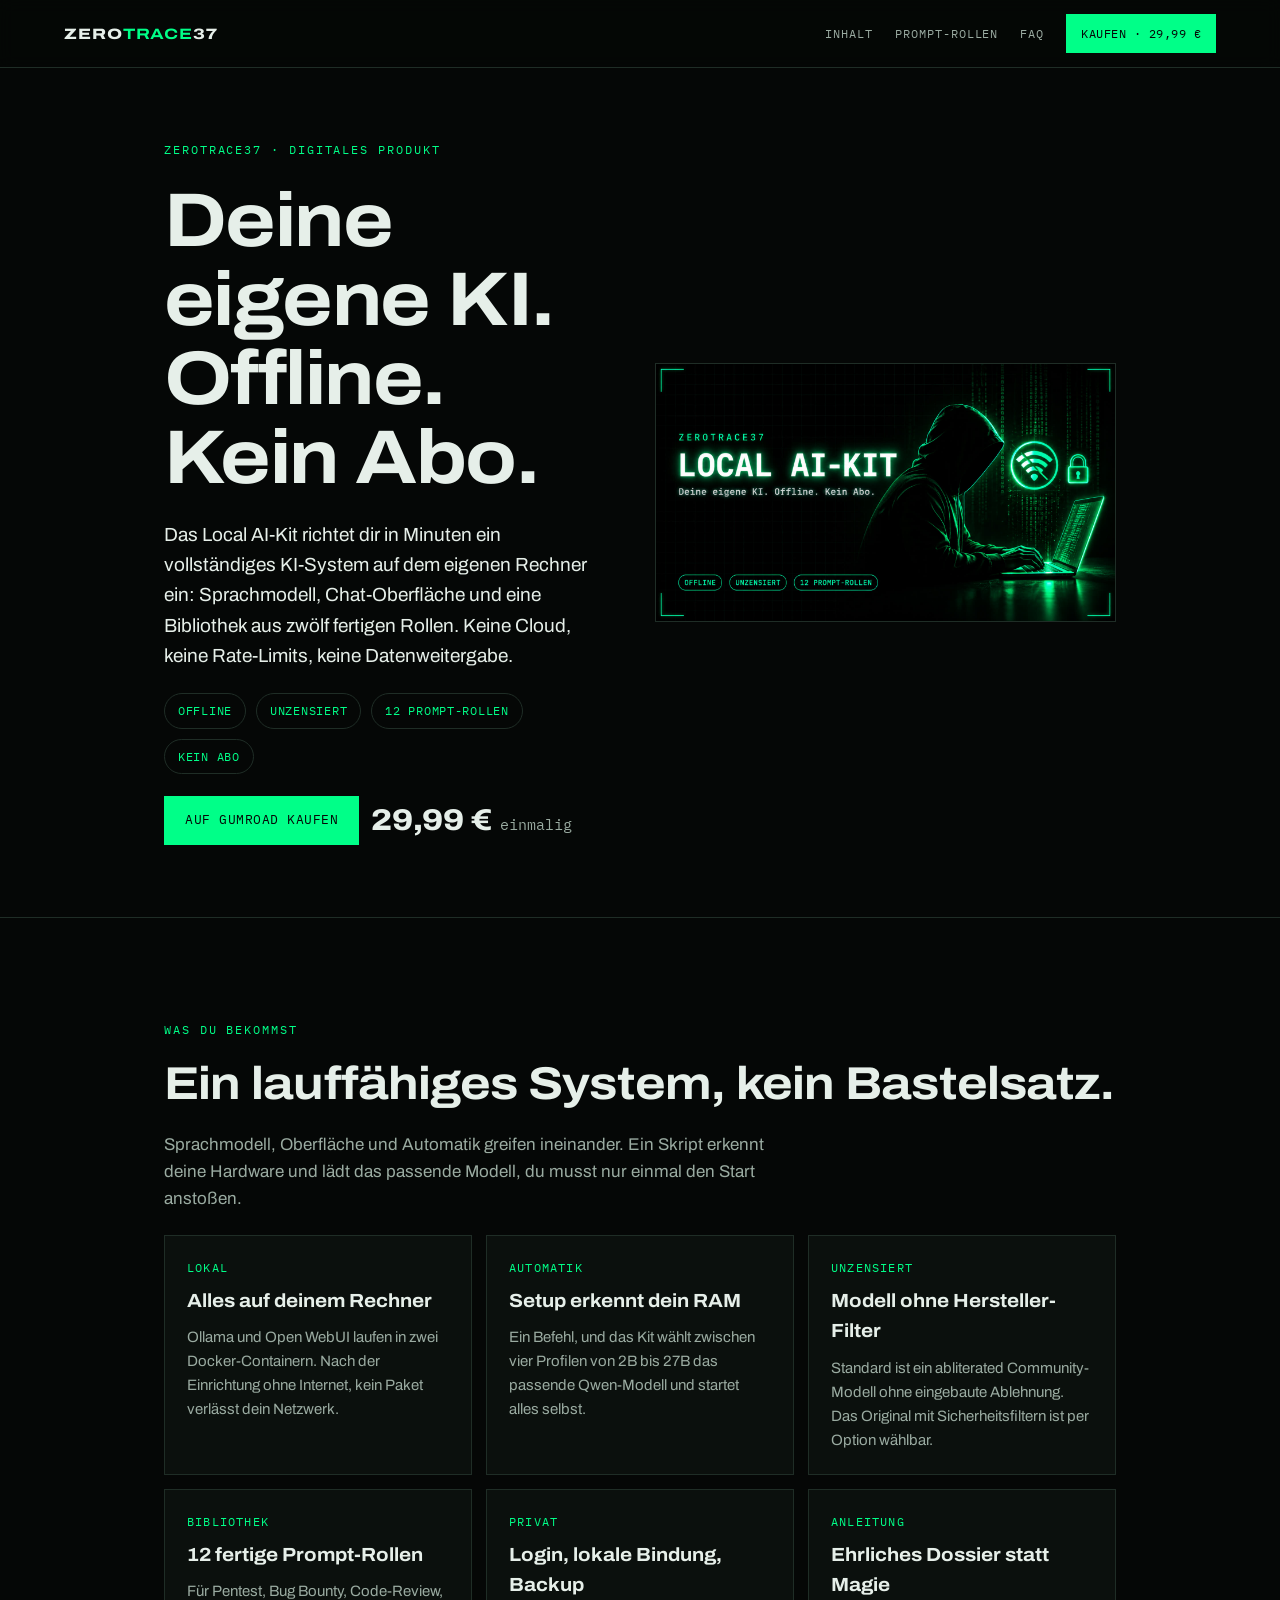
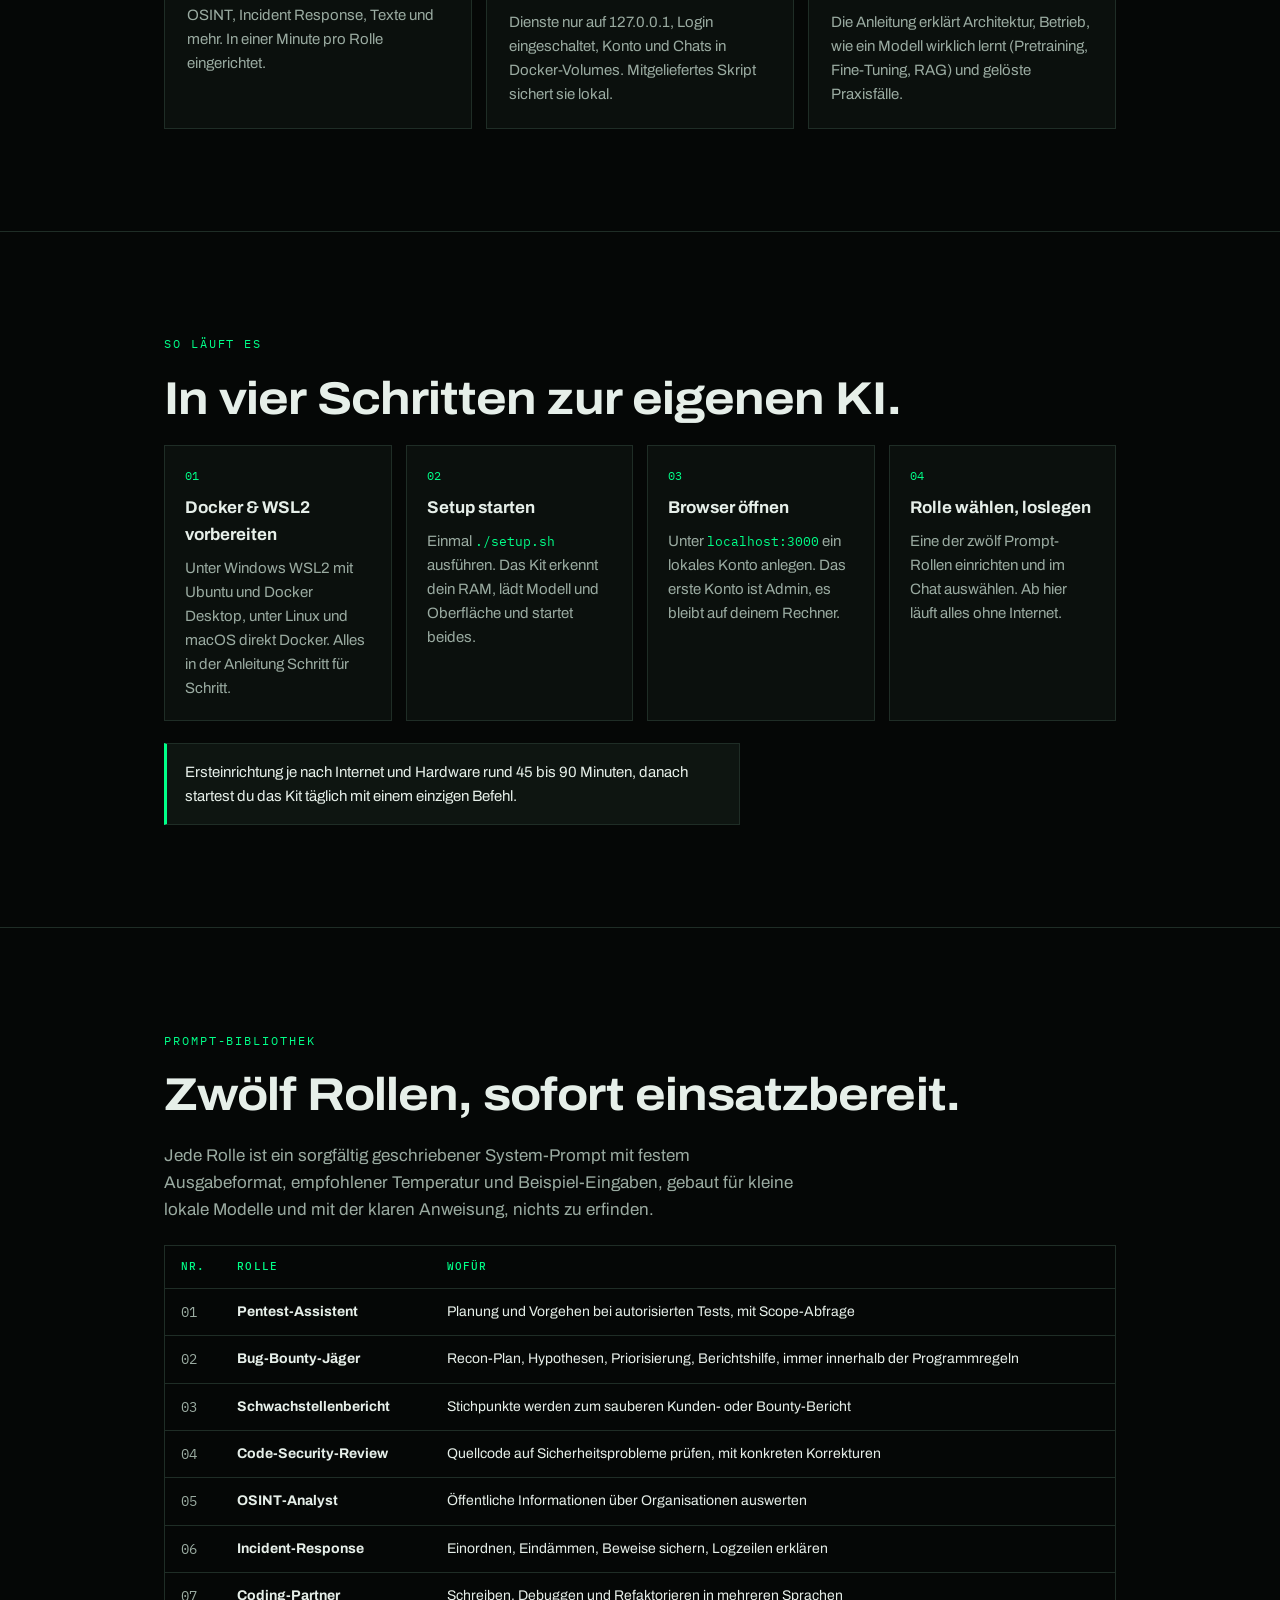
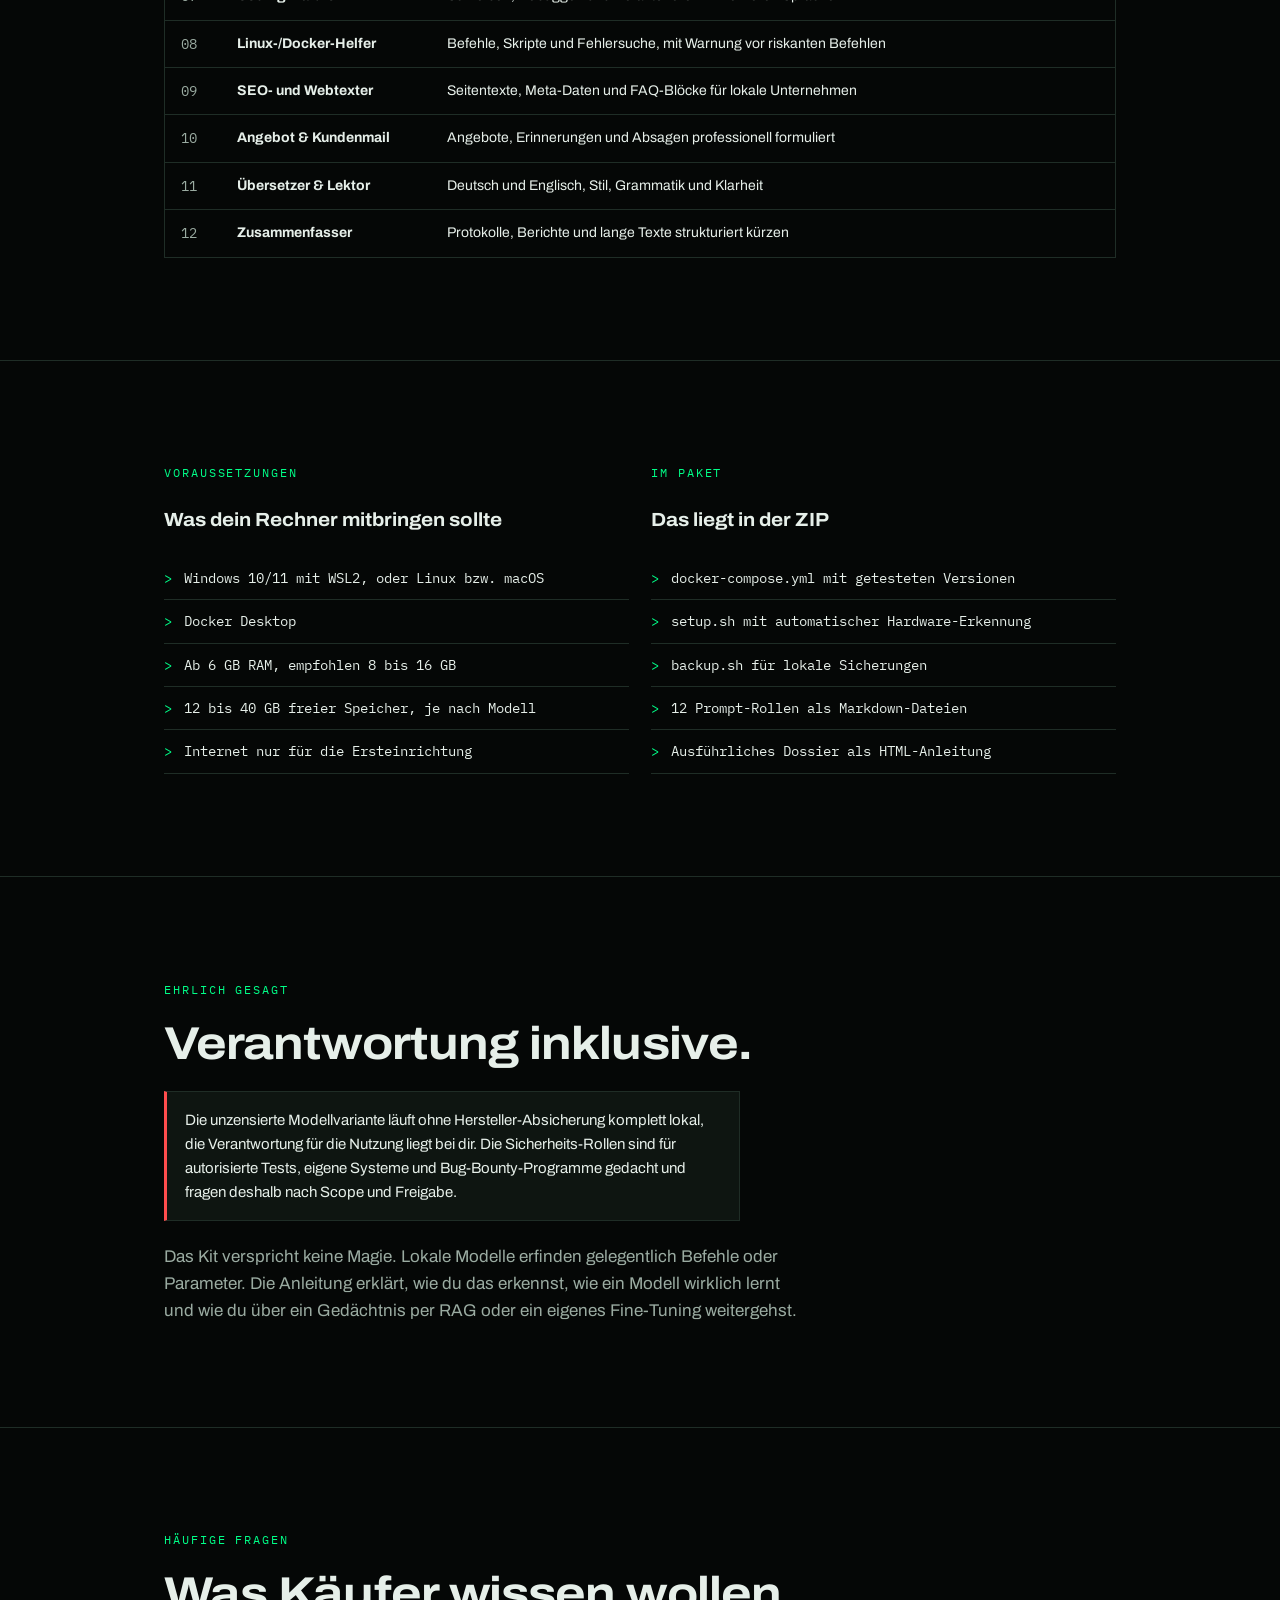
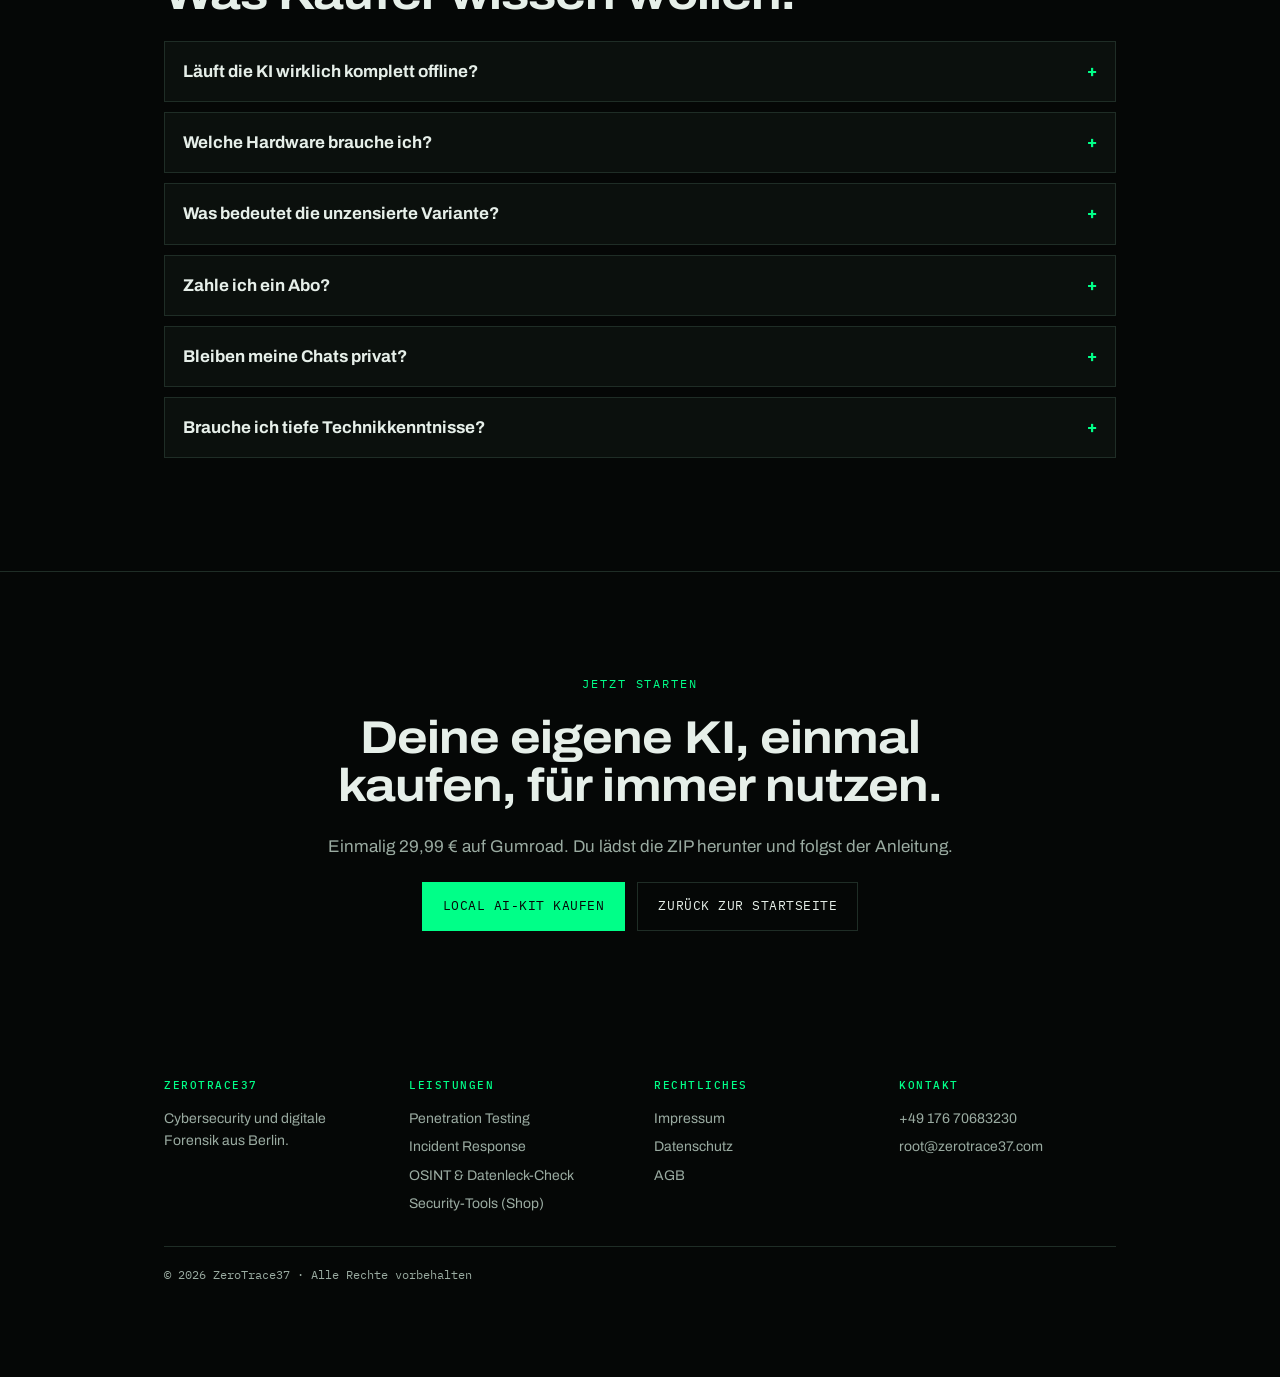
<file: local-ai-kit.html>
<!DOCTYPE html>
<html lang="de">
<head>
<!-- Google tag (gtag.js) -->
<script async src="https://www.googletagmanager.com/gtag/js?id=G-4B6MRG3KW2"></script>
<script>
  window.dataLayer = window.dataLayer || [];
  function gtag(){dataLayer.push(arguments);}
  gtag('js', new Date());
  gtag('config', 'G-4B6MRG3KW2');
</script>
<meta charset="utf-8">
<meta name="viewport" content="width=device-width, initial-scale=1, viewport-fit=cover">
<title>Local AI-Kit: lokale KI offline &amp; ohne Abo | ZeroTrace37</title>
<meta name="description" content="Das ZeroTrace37 Local AI-Kit richtet dir in Minuten eine eigene KI auf dem eigenen Rechner ein: Ollama und Open WebUI per Docker, offline, ohne Abo, mit 12 fertigen Prompt-Rollen für Security, Code und Business.">
<meta name="robots" content="index, follow, max-image-preview:large">
<link rel="canonical" href="https://zerotrace37.com/local-ai-kit.html">
<meta name="theme-color" content="#050706">
<link rel="icon" href="/favicon.svg" type="image/svg+xml">
<link rel="manifest" href="/site.webmanifest">
<meta property="og:type" content="product">
<meta property="og:locale" content="de_DE">
<meta property="og:site_name" content="ZeroTrace37">
<meta property="og:title" content="ZeroTrace37 Local AI-Kit – deine eigene KI, offline und ohne Abo">
<meta property="og:description" content="Lokale KI auf dem eigenen Rechner: Ollama und Open WebUI per Docker, offline, ohne Abo, mit 12 fertigen Prompt-Rollen für Security, Code und Business.">
<meta property="og:url" content="https://zerotrace37.com/local-ai-kit.html">
<meta property="og:image" content="https://zerotrace37.com/kit-og.jpg">
<meta property="og:image:width" content="1200">
<meta property="og:image:height" content="630">
<meta property="product:price:amount" content="29.99">
<meta property="product:price:currency" content="EUR">
<meta name="twitter:card" content="summary_large_image">
<meta name="twitter:title" content="ZeroTrace37 Local AI-Kit – deine eigene KI, offline und ohne Abo">
<meta name="twitter:description" content="Lokale KI per Docker: Ollama + Open WebUI, offline, ohne Abo, 12 fertige Prompt-Rollen.">
<meta name="twitter:image" content="https://zerotrace37.com/kit-og.jpg">
<link rel="preload" as="image" href="kit-hero.jpg" fetchpriority="high">
<link rel="preconnect" href="https://fonts.googleapis.com">
<link rel="preconnect" href="https://fonts.gstatic.com" crossorigin>
<link rel="stylesheet" href="https://fonts.googleapis.com/css2?family=Archivo:wdth,wght@100..125,400..800&family=IBM+Plex+Mono:wght@400;500&display=swap">
<script type="application/ld+json">
{
  "@context": "https://schema.org",
  "@graph": [
    {
      "@type": "Product",
      "@id": "https://zerotrace37.com/local-ai-kit.html#product",
      "name": "ZeroTrace37 Local AI-Kit",
      "image": "https://zerotrace37.com/kit-og.jpg",
      "description": "Lokale KI-Umgebung für den eigenen Rechner: Ollama und Open WebUI per Docker, offline nach der Einrichtung, ohne Abo, mit unzensiertem Qwen-Modell und 12 fertigen Prompt-Rollen für Security, Code und Business.",
      "brand": { "@type": "Brand", "name": "ZeroTrace37" },
      "category": "Software",
      "offers": {
        "@type": "Offer",
        "price": "29.99",
        "priceCurrency": "EUR",
        "availability": "https://schema.org/InStock",
        "url": "https://tracekeeper.gumroad.com/l/Local-KI-Kit"
      }
    },
    {
      "@type": "BreadcrumbList",
      "itemListElement": [
        { "@type": "ListItem", "position": 1, "name": "Start", "item": "https://zerotrace37.com/" },
        { "@type": "ListItem", "position": 2, "name": "Local AI-Kit", "item": "https://zerotrace37.com/local-ai-kit.html" }
      ]
    },
    {
      "@type": "FAQPage",
      "mainEntity": [
        { "@type": "Question", "name": "Läuft die KI wirklich komplett offline?", "acceptedAnswer": { "@type": "Answer", "text": "Internet brauchst du nur einmal für die Einrichtung: Docker-Images, Modell und ein kleines Suchmodell werden geladen. Danach läuft alles ohne Internetverbindung auf deinem Rechner. Kein Paket verlässt dein Netzwerk, außer du aktivierst bewusst eine Websuche." } },
        { "@type": "Question", "name": "Welche Hardware brauche ich?", "acceptedAnswer": { "@type": "Answer", "text": "Mindestens 6 GB RAM, empfohlen 8 bis 16 GB. Das Setup erkennt dein RAM automatisch und wählt dazu ein passendes Modell: Qwen3.5 2B, 4B oder 9B, ab 28 GB RAM das große Qwen3.8 27B. Dazu rund 12 bis 40 GB freier Speicherplatz, je nach Modellgröße." } },
        { "@type": "Question", "name": "Was bedeutet die unzensierte Variante?", "acceptedAnswer": { "@type": "Answer", "text": "Standardmäßig lädt das Kit ein Community-Modell ohne eingebaute Anfrage-Ablehnung (abliterated). Es läuft komplett lokal, ohne Hersteller-Absicherung, die Verantwortung für die Nutzung liegt bei dir. Mit einer Option bekommst du stattdessen oder zusätzlich das Original-Modell mit Sicherheitsfiltern." } },
        { "@type": "Question", "name": "Zahle ich ein Abo?", "acceptedAnswer": { "@type": "Answer", "text": "Nein. Das Kit ist ein einmaliger Kauf. Es gibt keine laufenden Kosten, keine Rate-Limits und keine Cloud, weil das Modell auf deiner eigenen Hardware läuft." } },
        { "@type": "Question", "name": "Bleiben meine Chats privat?", "acceptedAnswer": { "@type": "Answer", "text": "Ja. Konto, Chats und Einstellungen liegen in Docker-Volumes auf deinem Datenträger, die Dienste sind standardmäßig nur von deinem eigenen Rechner erreichbar (127.0.0.1). Ein mitgeliefertes Backup-Skript sichert deine Daten lokal." } }
      ]
    }
  ]
}
</script>
<style>
/* Produkt-Landingpage, eine Spalte, ruhige Sektionen; einziger Akzent Neon-Grün auf Schwarz. */
:root{
  color-scheme:dark;
  --bg:#050706; --surface:#0b100d; --surface-2:#0e1511; --line:#1f2d26;
  --fg:#e6efe9; --muted:#9aaba1;
  --accent:#00ff88; --alert:#ff4d4d;
  --display:"Archivo","Arial Narrow",Arial,sans-serif;
  --body:"Archivo",Arial,sans-serif;
  --mono:"IBM Plex Mono",ui-monospace,Menlo,Consolas,monospace;
  --gutter:clamp(20px,5vw,72px);
  --maxw:1080px;
}
*{box-sizing:border-box}
html{scroll-behavior:smooth}
body{margin:0;background:var(--bg);color:var(--fg);font-family:var(--body);font-size:17px;line-height:1.6}
body{overflow-x:hidden}
a{color:inherit}
img{max-width:100%}
:focus-visible{outline:2px solid var(--accent);outline-offset:3px}
[hidden]{display:none!important}

.wrap{max-width:var(--maxw);margin:0 auto;padding-inline:var(--gutter)}

.top{position:sticky;top:env(safe-area-inset-top,0px);z-index:10;display:flex;justify-content:space-between;align-items:center;gap:16px;
  padding:14px var(--gutter);background:rgba(5,7,6,.86);backdrop-filter:blur(8px);border-bottom:1px solid var(--line)}
.brand{font-family:var(--display);font-stretch:125%;font-weight:800;letter-spacing:.06em;font-size:15px;text-decoration:none}
.brand b{color:var(--accent)}
.top .menu{display:flex;align-items:center;gap:22px;font-family:var(--mono);font-size:12px;letter-spacing:.08em;text-transform:uppercase}
.menu a{text-decoration:none;color:var(--muted)}
.menu a:hover{color:var(--accent)}
.btn{display:inline-block;font-family:var(--mono);font-size:13px;letter-spacing:.04em;text-transform:uppercase;text-decoration:none;
  padding:13px 20px;border:1px solid var(--accent);color:var(--bg);background:var(--accent);cursor:pointer;transition:background .2s,color .2s}
.btn:hover{background:transparent;color:var(--accent)}
.btn.ghost{background:transparent;color:var(--fg);border-color:var(--line)}
.btn.ghost:hover{border-color:var(--accent);color:var(--accent)}
.menu .btn{padding:9px 14px;font-size:12px;color:var(--bg)}
.menu .btn:hover{color:var(--accent)}

.eyebrow{font-family:var(--mono);font-size:12px;letter-spacing:.16em;text-transform:uppercase;color:var(--accent);margin:0}
h1,h2{font-family:var(--display);font-stretch:112%;font-weight:700;line-height:1.04;letter-spacing:-.02em;margin:0;text-wrap:balance}
h1{font-size:clamp(38px,6.4vw,76px)}
h2{font-size:clamp(28px,4.2vw,46px)}
h3{font-family:var(--display);font-stretch:108%;font-weight:700;font-size:19px;margin:0}
p{margin:0;color:var(--muted);max-width:64ch}
p.lead{color:var(--fg);font-size:19px}

section{padding-block:clamp(56px,8vw,104px);border-bottom:1px solid var(--line)}
.stack{display:flex;flex-direction:column;gap:22px}

/* hero */
.hero{padding-block:clamp(40px,6vw,72px)}
.hero-grid{display:grid;grid-template-columns:minmax(0,1fr) minmax(0,1.05fr);gap:clamp(24px,4vw,56px);align-items:center}
.hero-fig{margin:0;border:1px solid var(--line);background:var(--surface);overflow:hidden}
.hero-fig img{display:block;width:100%;height:auto}
.pills{display:flex;flex-wrap:wrap;gap:10px;font-family:var(--mono);font-size:12px;letter-spacing:.06em;text-transform:uppercase}
.pills span{border:1px solid var(--line);color:var(--accent);padding:7px 13px;border-radius:999px}
.price{font-family:var(--mono);font-size:15px;color:var(--muted)}
.price b{font-family:var(--display);font-stretch:112%;font-size:30px;color:var(--fg);font-weight:800;letter-spacing:-.01em}
.row{display:flex;flex-wrap:wrap;gap:12px;align-items:center}

/* feature cards */
.cards{display:grid;grid-template-columns:repeat(auto-fit,minmax(240px,1fr));gap:14px}
.card{display:flex;flex-direction:column;gap:9px;padding:22px;border:1px solid var(--line);background:var(--surface)}
.card p{font-size:15px}
.card .ic{font-family:var(--mono);font-size:12px;letter-spacing:.1em;text-transform:uppercase;color:var(--accent)}

/* steps */
.steps{list-style:none;margin:0;padding:0;counter-reset:s;display:grid;grid-template-columns:repeat(auto-fit,minmax(220px,1fr));gap:14px}
.steps li{counter-increment:s;border:1px solid var(--line);background:var(--surface);padding:20px;display:flex;flex-direction:column;gap:8px}
.steps li::before{content:counter(s,decimal-leading-zero);font-family:var(--mono);font-size:12px;color:var(--accent)}
.steps strong{font-weight:700}
.steps span{color:var(--muted);font-size:15px}
.steps code{font-family:var(--mono);font-size:13px;color:var(--accent)}

/* roles table */
.tablewrap{overflow-x:auto;border:1px solid var(--line)}
table{width:100%;border-collapse:collapse;font-size:14px;min-width:520px}
th,td{text-align:left;padding:12px 16px;border-bottom:1px solid var(--line);vertical-align:top}
th{font-family:var(--mono);font-size:11px;letter-spacing:.1em;text-transform:uppercase;color:var(--accent);font-weight:500}
tbody tr:last-child td{border-bottom:none}
td.n{font-family:var(--mono);color:var(--muted);width:3ch}
td.r{font-weight:700;white-space:nowrap}

/* two-column lists */
.cols{display:grid;grid-template-columns:repeat(auto-fit,minmax(260px,1fr));gap:22px}
.gets{list-style:none;margin:0;padding:0;font-family:var(--mono);font-size:14px}
.gets li{padding:10px 0;border-bottom:1px solid var(--line);display:flex;gap:12px}
.gets li::before{content:">";color:var(--accent)}
.note{border:1px solid var(--line);border-left:3px solid var(--accent);background:var(--surface-2);padding:16px 18px;font-size:15px;color:var(--fg)}
.note.warn{border-left-color:var(--alert)}

/* faq */
.faq details{border:1px solid var(--line);background:var(--surface);margin-bottom:10px}
.faq summary{cursor:pointer;padding:16px 18px;font-weight:700;list-style:none;display:flex;justify-content:space-between;gap:16px}
.faq summary::-webkit-details-marker{display:none}
.faq summary::after{content:"+";color:var(--accent);font-family:var(--mono)}
.faq details[open] summary::after{content:"\2013"}
.faq p{padding:0 18px 18px;max-width:72ch}

/* cta */
.cta{text-align:center;border-bottom:none}
.cta .stack{align-items:center}
.cta p{margin-inline:auto}

footer{padding:44px var(--gutter) 90px;background:var(--bg);
  display:grid;grid-template-columns:repeat(auto-fit,minmax(180px,1fr));gap:28px;font-size:14px;max-width:var(--maxw);margin:0 auto}
footer h4{font-family:var(--mono);font-size:11px;letter-spacing:.14em;text-transform:uppercase;color:var(--accent);margin:0 0 10px;font-weight:500}
footer a,footer span{display:block;color:var(--muted);text-decoration:none;padding:3px 0}
footer a:hover{color:var(--accent)}
footer .legal{grid-column:1/-1;font-family:var(--mono);font-size:12px;border-top:1px solid var(--line);padding-top:18px}

@media (max-width:820px){
  body{font-size:16px}
  .hero-grid{grid-template-columns:1fr}
  .hero-fig{order:-1}
  .menu a:not(.btn){display:none}
}
@media (prefers-reduced-motion:reduce){html{scroll-behavior:auto}}
</style>
</head>
<body>

<header class="top">
  <a class="brand" href="/" aria-label="ZeroTrace37 Startseite">ZERO<b>TRACE</b>37</a>
  <nav class="menu" aria-label="Seitennavigation">
    <a href="#features">Inhalt</a>
    <a href="#rollen">Prompt-Rollen</a>
    <a href="#faq">FAQ</a>
    <a class="btn" href="https://tracekeeper.gumroad.com/l/Local-KI-Kit" target="_blank" rel="noopener">Kaufen · 29,99 €</a>
  </nav>
</header>

<main>
  <section class="hero">
    <div class="wrap hero-grid">
      <div class="stack">
        <p class="eyebrow">ZeroTrace37 · Digitales Produkt</p>
        <h1>Deine eigene KI. Offline. Kein Abo.</h1>
        <p class="lead">Das Local AI-Kit richtet dir in Minuten ein vollständiges KI-System auf dem eigenen Rechner ein: Sprachmodell, Chat-Oberfläche und eine Bibliothek aus zwölf fertigen Rollen. Keine Cloud, keine Rate-Limits, keine Datenweitergabe.</p>
        <div class="pills"><span>Offline</span><span>Unzensiert</span><span>12 Prompt-Rollen</span><span>Kein Abo</span></div>
        <div class="row">
          <a class="btn" href="https://tracekeeper.gumroad.com/l/Local-KI-Kit" target="_blank" rel="noopener">Auf Gumroad kaufen</a>
          <span class="price"><b>29,99 €</b> einmalig</span>
        </div>
      </div>
      <figure class="hero-fig">
        <img src="kit-hero.jpg" width="1600" height="896" alt="ZeroTrace37 Local AI-Kit: vermummte Figur am Laptop vor grünem Matrix-Code, Schriftzug Local AI-Kit mit den Merkmalen Offline, unzensiert, 12 Prompt-Rollen">
      </figure>
    </div>
  </section>

  <section id="features">
    <div class="wrap stack">
      <div class="stack">
        <p class="eyebrow">Was du bekommst</p>
        <h2>Ein lauffähiges System, kein Bastelsatz.</h2>
        <p>Sprachmodell, Oberfläche und Automatik greifen ineinander. Ein Skript erkennt deine Hardware und lädt das passende Modell, du musst nur einmal den Start anstoßen.</p>
      </div>
      <div class="cards">
        <div class="card"><span class="ic">Lokal</span><h3>Alles auf deinem Rechner</h3><p>Ollama und Open WebUI laufen in zwei Docker-Containern. Nach der Einrichtung ohne Internet, kein Paket verlässt dein Netzwerk.</p></div>
        <div class="card"><span class="ic">Automatik</span><h3>Setup erkennt dein RAM</h3><p>Ein Befehl, und das Kit wählt zwischen vier Profilen von 2B bis 27B das passende Qwen-Modell und startet alles selbst.</p></div>
        <div class="card"><span class="ic">Unzensiert</span><h3>Modell ohne Hersteller-Filter</h3><p>Standard ist ein abliterated Community-Modell ohne eingebaute Ablehnung. Das Original mit Sicherheitsfiltern ist per Option wählbar.</p></div>
        <div class="card"><span class="ic">Bibliothek</span><h3>12 fertige Prompt-Rollen</h3><p>Für Pentest, Bug Bounty, Code-Review, OSINT, Incident Response, Texte und mehr. In einer Minute pro Rolle eingerichtet.</p></div>
        <div class="card"><span class="ic">Privat</span><h3>Login, lokale Bindung, Backup</h3><p>Dienste nur auf 127.0.0.1, Login eingeschaltet, Konto und Chats in Docker-Volumes. Mitgeliefertes Skript sichert sie lokal.</p></div>
        <div class="card"><span class="ic">Anleitung</span><h3>Ehrliches Dossier statt Magie</h3><p>Die Anleitung erklärt Architektur, Betrieb, wie ein Modell wirklich lernt (Pretraining, Fine-Tuning, RAG) und gelöste Praxisfälle.</p></div>
      </div>
    </div>
  </section>

  <section>
    <div class="wrap stack">
      <div class="stack">
        <p class="eyebrow">So läuft es</p>
        <h2>In vier Schritten zur eigenen KI.</h2>
      </div>
      <ol class="steps">
        <li><strong>Docker &amp; WSL2 vorbereiten</strong><span>Unter Windows WSL2 mit Ubuntu und Docker Desktop, unter Linux und macOS direkt Docker. Alles in der Anleitung Schritt für Schritt.</span></li>
        <li><strong>Setup starten</strong><span>Einmal <code>./setup.sh</code> ausführen. Das Kit erkennt dein RAM, lädt Modell und Oberfläche und startet beides.</span></li>
        <li><strong>Browser öffnen</strong><span>Unter <code>localhost:3000</code> ein lokales Konto anlegen. Das erste Konto ist Admin, es bleibt auf deinem Rechner.</span></li>
        <li><strong>Rolle wählen, loslegen</strong><span>Eine der zwölf Prompt-Rollen einrichten und im Chat auswählen. Ab hier läuft alles ohne Internet.</span></li>
      </ol>
      <p class="note">Ersteinrichtung je nach Internet und Hardware rund 45 bis 90 Minuten, danach startest du das Kit täglich mit einem einzigen Befehl.</p>
    </div>
  </section>

  <section id="rollen">
    <div class="wrap stack">
      <div class="stack">
        <p class="eyebrow">Prompt-Bibliothek</p>
        <h2>Zwölf Rollen, sofort einsatzbereit.</h2>
        <p>Jede Rolle ist ein sorgfältig geschriebener System-Prompt mit festem Ausgabeformat, empfohlener Temperatur und Beispiel-Eingaben, gebaut für kleine lokale Modelle und mit der klaren Anweisung, nichts zu erfinden.</p>
      </div>
      <div class="tablewrap">
        <table>
          <thead><tr><th class="n">Nr.</th><th>Rolle</th><th>Wofür</th></tr></thead>
          <tbody>
            <tr><td class="n">01</td><td class="r">Pentest-Assistent</td><td>Planung und Vorgehen bei autorisierten Tests, mit Scope-Abfrage</td></tr>
            <tr><td class="n">02</td><td class="r">Bug-Bounty-Jäger</td><td>Recon-Plan, Hypothesen, Priorisierung, Berichtshilfe, immer innerhalb der Programmregeln</td></tr>
            <tr><td class="n">03</td><td class="r">Schwachstellenbericht</td><td>Stichpunkte werden zum sauberen Kunden- oder Bounty-Bericht</td></tr>
            <tr><td class="n">04</td><td class="r">Code-Security-Review</td><td>Quellcode auf Sicherheitsprobleme prüfen, mit konkreten Korrekturen</td></tr>
            <tr><td class="n">05</td><td class="r">OSINT-Analyst</td><td>Öffentliche Informationen über Organisationen auswerten</td></tr>
            <tr><td class="n">06</td><td class="r">Incident-Response</td><td>Einordnen, Eindämmen, Beweise sichern, Logzeilen erklären</td></tr>
            <tr><td class="n">07</td><td class="r">Coding-Partner</td><td>Schreiben, Debuggen und Refaktorieren in mehreren Sprachen</td></tr>
            <tr><td class="n">08</td><td class="r">Linux-/Docker-Helfer</td><td>Befehle, Skripte und Fehlersuche, mit Warnung vor riskanten Befehlen</td></tr>
            <tr><td class="n">09</td><td class="r">SEO- und Webtexter</td><td>Seitentexte, Meta-Daten und FAQ-Blöcke für lokale Unternehmen</td></tr>
            <tr><td class="n">10</td><td class="r">Angebot &amp; Kundenmail</td><td>Angebote, Erinnerungen und Absagen professionell formuliert</td></tr>
            <tr><td class="n">11</td><td class="r">Übersetzer &amp; Lektor</td><td>Deutsch und Englisch, Stil, Grammatik und Klarheit</td></tr>
            <tr><td class="n">12</td><td class="r">Zusammenfasser</td><td>Protokolle, Berichte und lange Texte strukturiert kürzen</td></tr>
          </tbody>
        </table>
      </div>
    </div>
  </section>

  <section>
    <div class="wrap cols">
      <div class="stack">
        <p class="eyebrow">Voraussetzungen</p>
        <h3>Was dein Rechner mitbringen sollte</h3>
        <ul class="gets">
          <li>Windows 10/11 mit WSL2, oder Linux bzw. macOS</li>
          <li>Docker Desktop</li>
          <li>Ab 6 GB RAM, empfohlen 8 bis 16 GB</li>
          <li>12 bis 40 GB freier Speicher, je nach Modell</li>
          <li>Internet nur für die Ersteinrichtung</li>
        </ul>
      </div>
      <div class="stack">
        <p class="eyebrow">Im Paket</p>
        <h3>Das liegt in der ZIP</h3>
        <ul class="gets">
          <li>docker-compose.yml mit getesteten Versionen</li>
          <li>setup.sh mit automatischer Hardware-Erkennung</li>
          <li>backup.sh für lokale Sicherungen</li>
          <li>12 Prompt-Rollen als Markdown-Dateien</li>
          <li>Ausführliches Dossier als HTML-Anleitung</li>
        </ul>
      </div>
    </div>
  </section>

  <section>
    <div class="wrap stack">
      <div class="stack">
        <p class="eyebrow">Ehrlich gesagt</p>
        <h2>Verantwortung inklusive.</h2>
      </div>
      <p class="note warn">Die unzensierte Modellvariante läuft ohne Hersteller-Absicherung komplett lokal, die Verantwortung für die Nutzung liegt bei dir. Die Sicherheits-Rollen sind für autorisierte Tests, eigene Systeme und Bug-Bounty-Programme gedacht und fragen deshalb nach Scope und Freigabe.</p>
      <p>Das Kit verspricht keine Magie. Lokale Modelle erfinden gelegentlich Befehle oder Parameter. Die Anleitung erklärt, wie du das erkennst, wie ein Modell wirklich lernt und wie du über ein Gedächtnis per RAG oder ein eigenes Fine-Tuning weitergehst.</p>
    </div>
  </section>

  <section id="faq">
    <div class="wrap stack">
      <div class="stack">
        <p class="eyebrow">Häufige Fragen</p>
        <h2>Was Käufer wissen wollen.</h2>
      </div>
      <div class="faq">
        <details><summary>Läuft die KI wirklich komplett offline?</summary><p>Internet brauchst du nur einmal für die Einrichtung: Docker-Images, Modell und ein kleines Suchmodell werden geladen. Danach läuft alles ohne Internetverbindung auf deinem Rechner. Kein Paket verlässt dein Netzwerk, außer du aktivierst bewusst eine Websuche.</p></details>
        <details><summary>Welche Hardware brauche ich?</summary><p>Mindestens 6 GB RAM, empfohlen 8 bis 16 GB. Das Setup erkennt dein RAM automatisch und wählt dazu ein passendes Modell: Qwen3.5 in 2B, 4B oder 9B, ab 28 GB RAM das große Qwen3.8 27B. Dazu rund 12 bis 40 GB freier Speicher, je nach Modellgröße.</p></details>
        <details><summary>Was bedeutet die unzensierte Variante?</summary><p>Standardmäßig lädt das Kit ein Community-Modell ohne eingebaute Anfrage-Ablehnung (abliterated). Es läuft komplett lokal, ohne Hersteller-Absicherung, die Verantwortung liegt bei dir. Per Option bekommst du stattdessen oder zusätzlich das Original-Modell mit Sicherheitsfiltern.</p></details>
        <details><summary>Zahle ich ein Abo?</summary><p>Nein. Das Kit ist ein einmaliger Kauf für 29,99 €. Es gibt keine laufenden Kosten, keine Rate-Limits und keine Cloud, weil das Modell auf deiner eigenen Hardware läuft.</p></details>
        <details><summary>Bleiben meine Chats privat?</summary><p>Ja. Konto, Chats und Einstellungen liegen in Docker-Volumes auf deinem Datenträger, die Dienste sind standardmäßig nur von deinem eigenen Rechner erreichbar. Ein mitgeliefertes Backup-Skript sichert deine Daten lokal, das Backup enthält die Chats im Klartext und gehört auf einen verschlüsselten Datenträger.</p></details>
        <details><summary>Brauche ich tiefe Technikkenntnisse?</summary><p>Du solltest ein Terminal öffnen und einen Befehl eintippen können. Die Anleitung führt dich Schritt für Schritt durch WSL2, Docker und den Start, inklusive Lösungen für die häufigsten Stolpersteine aus der Praxis.</p></details>
      </div>
    </div>
  </section>

  <section class="cta">
    <div class="wrap stack">
      <p class="eyebrow">Jetzt starten</p>
      <h2>Deine eigene KI, einmal kaufen, für immer nutzen.</h2>
      <p>Einmalig 29,99 € auf Gumroad. Du lädst die ZIP herunter und folgst der Anleitung.</p>
      <div class="row" style="justify-content:center">
        <a class="btn" href="https://tracekeeper.gumroad.com/l/Local-KI-Kit" target="_blank" rel="noopener">Local AI-Kit kaufen</a>
        <a class="btn ghost" href="/">Zurück zur Startseite</a>
      </div>
    </div>
  </section>
</main>

<footer>
  <div>
    <h4>ZeroTrace37</h4>
    <span>Cybersecurity und digitale Forensik aus Berlin.</span>
  </div>
  <nav aria-label="Leistungen">
    <h4>Leistungen</h4>
    <a href="penetration-testing.html">Penetration Testing</a>
    <a href="incident-response.html">Incident Response</a>
    <a href="osint-leak-check.html">OSINT &amp; Datenleck-Check</a>
    <a href="https://tracekeeper.gumroad.com" target="_blank" rel="noopener">Security-Tools (Shop)</a>
  </nav>
  <nav aria-label="Rechtliches">
    <h4>Rechtliches</h4>
    <a href="impressum.html">Impressum</a>
    <a href="datenschutz.html">Datenschutz</a>
    <a href="agb.html">AGB</a>
  </nav>
  <div>
    <h4>Kontakt</h4>
    <a href="tel:+4917670683230">+49 176 70683230</a>
    <a href="mailto:root@zerotrace37.com">root@zerotrace37.com</a>
  </div>
  <span class="legal">© 2026 ZeroTrace37 · Alle Rechte vorbehalten</span>
</footer>

</body>
</html>
</file>
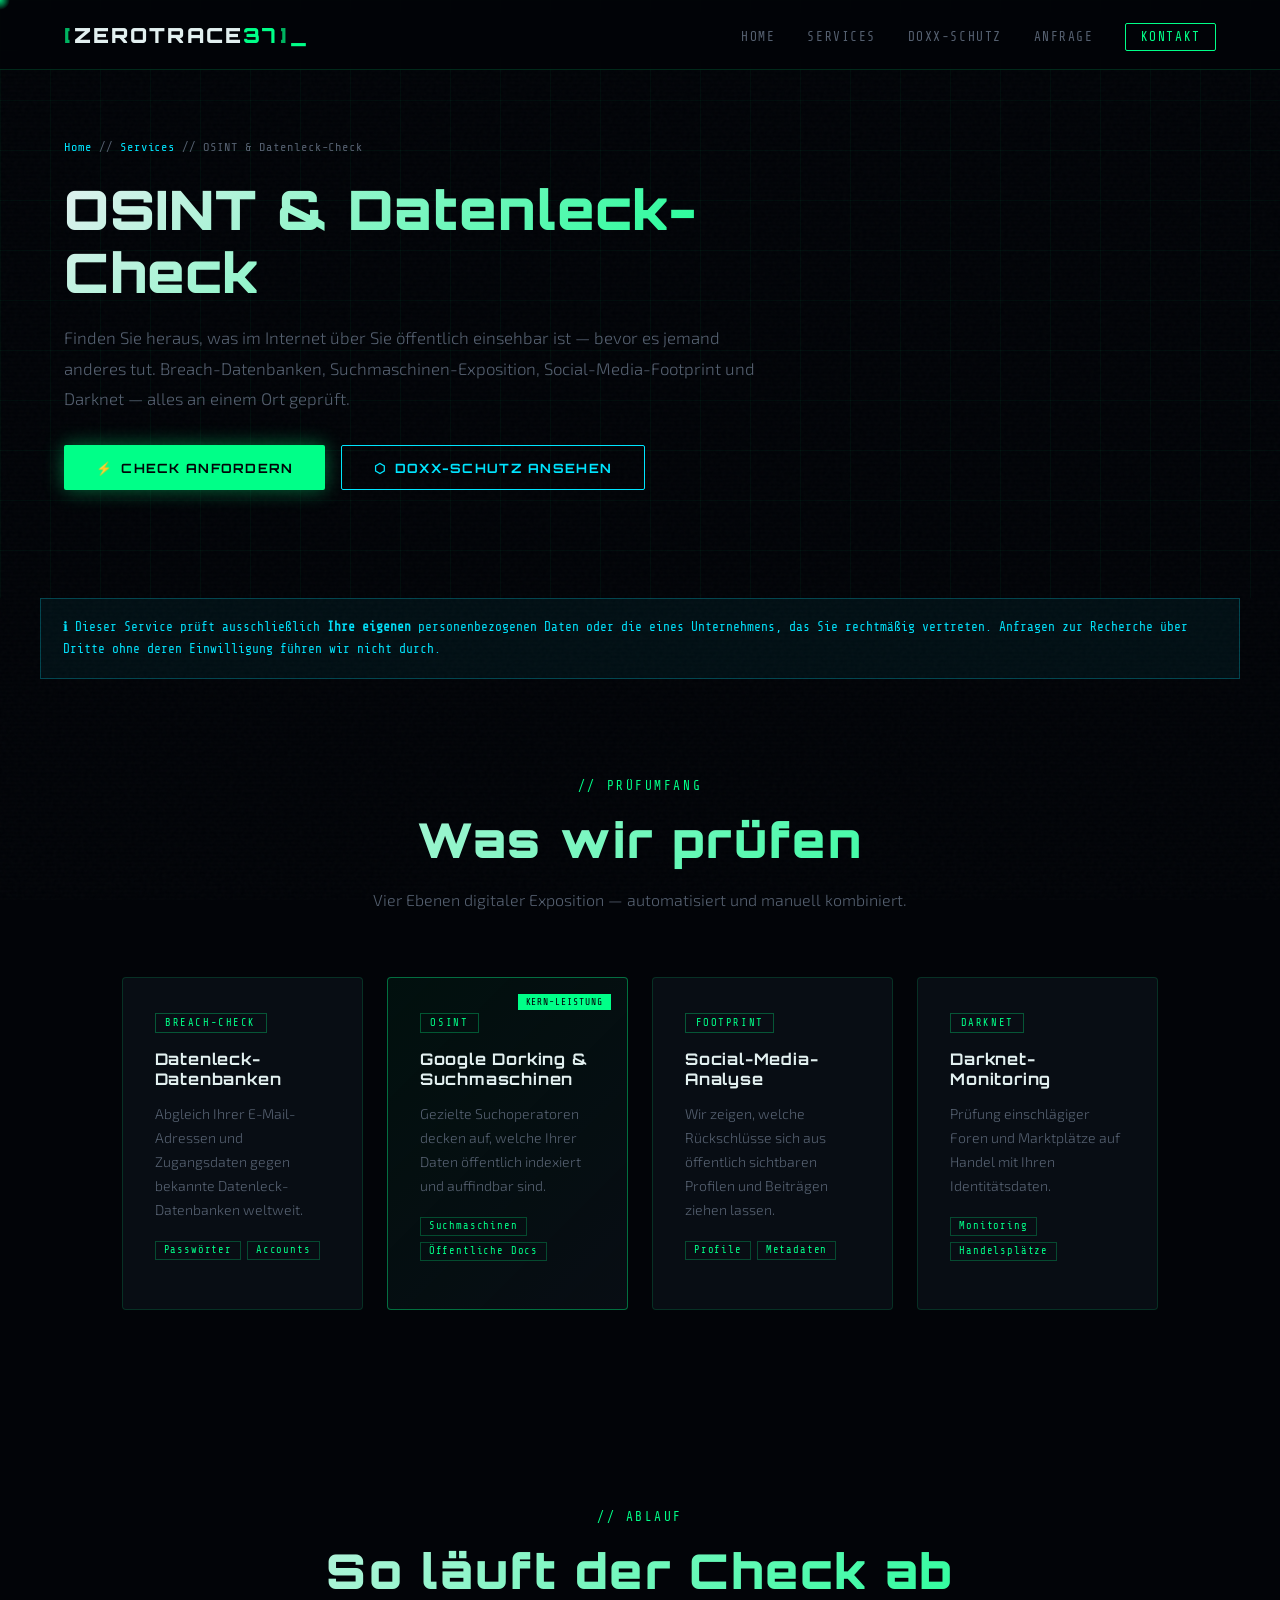
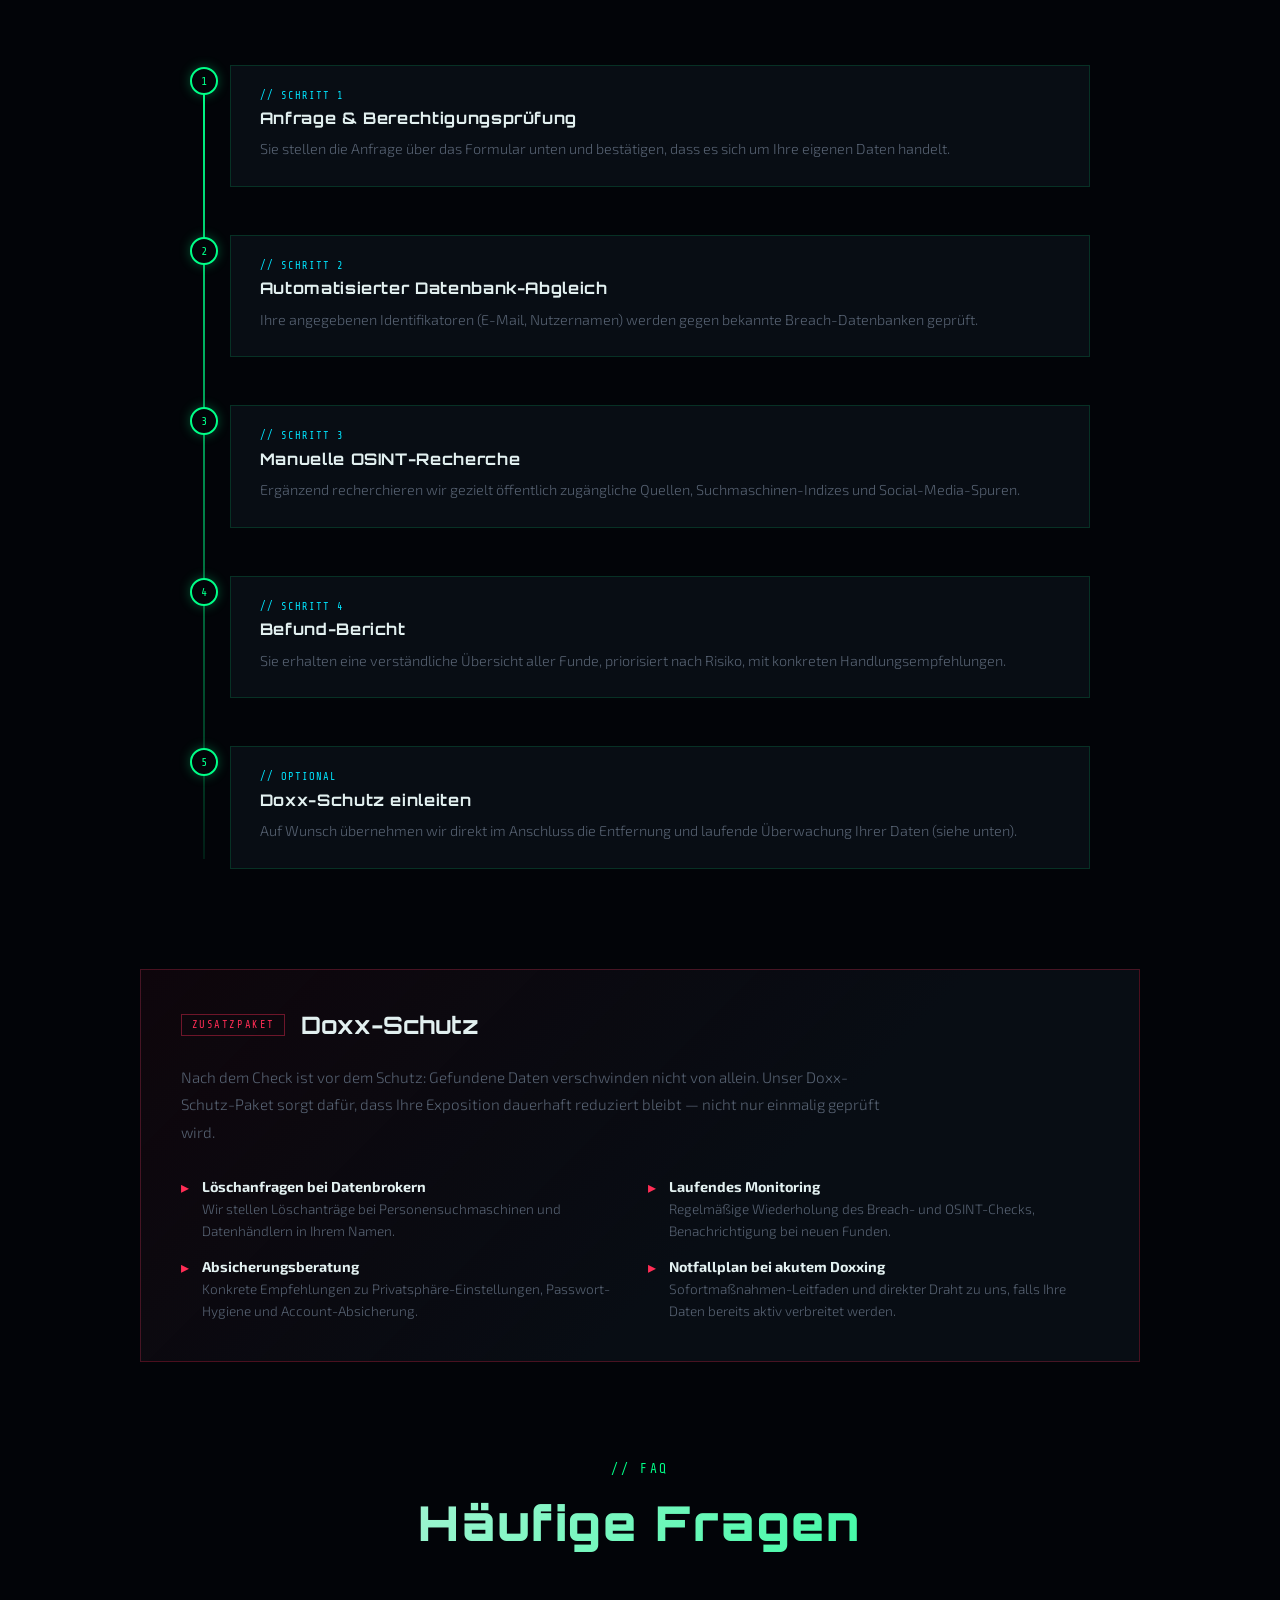
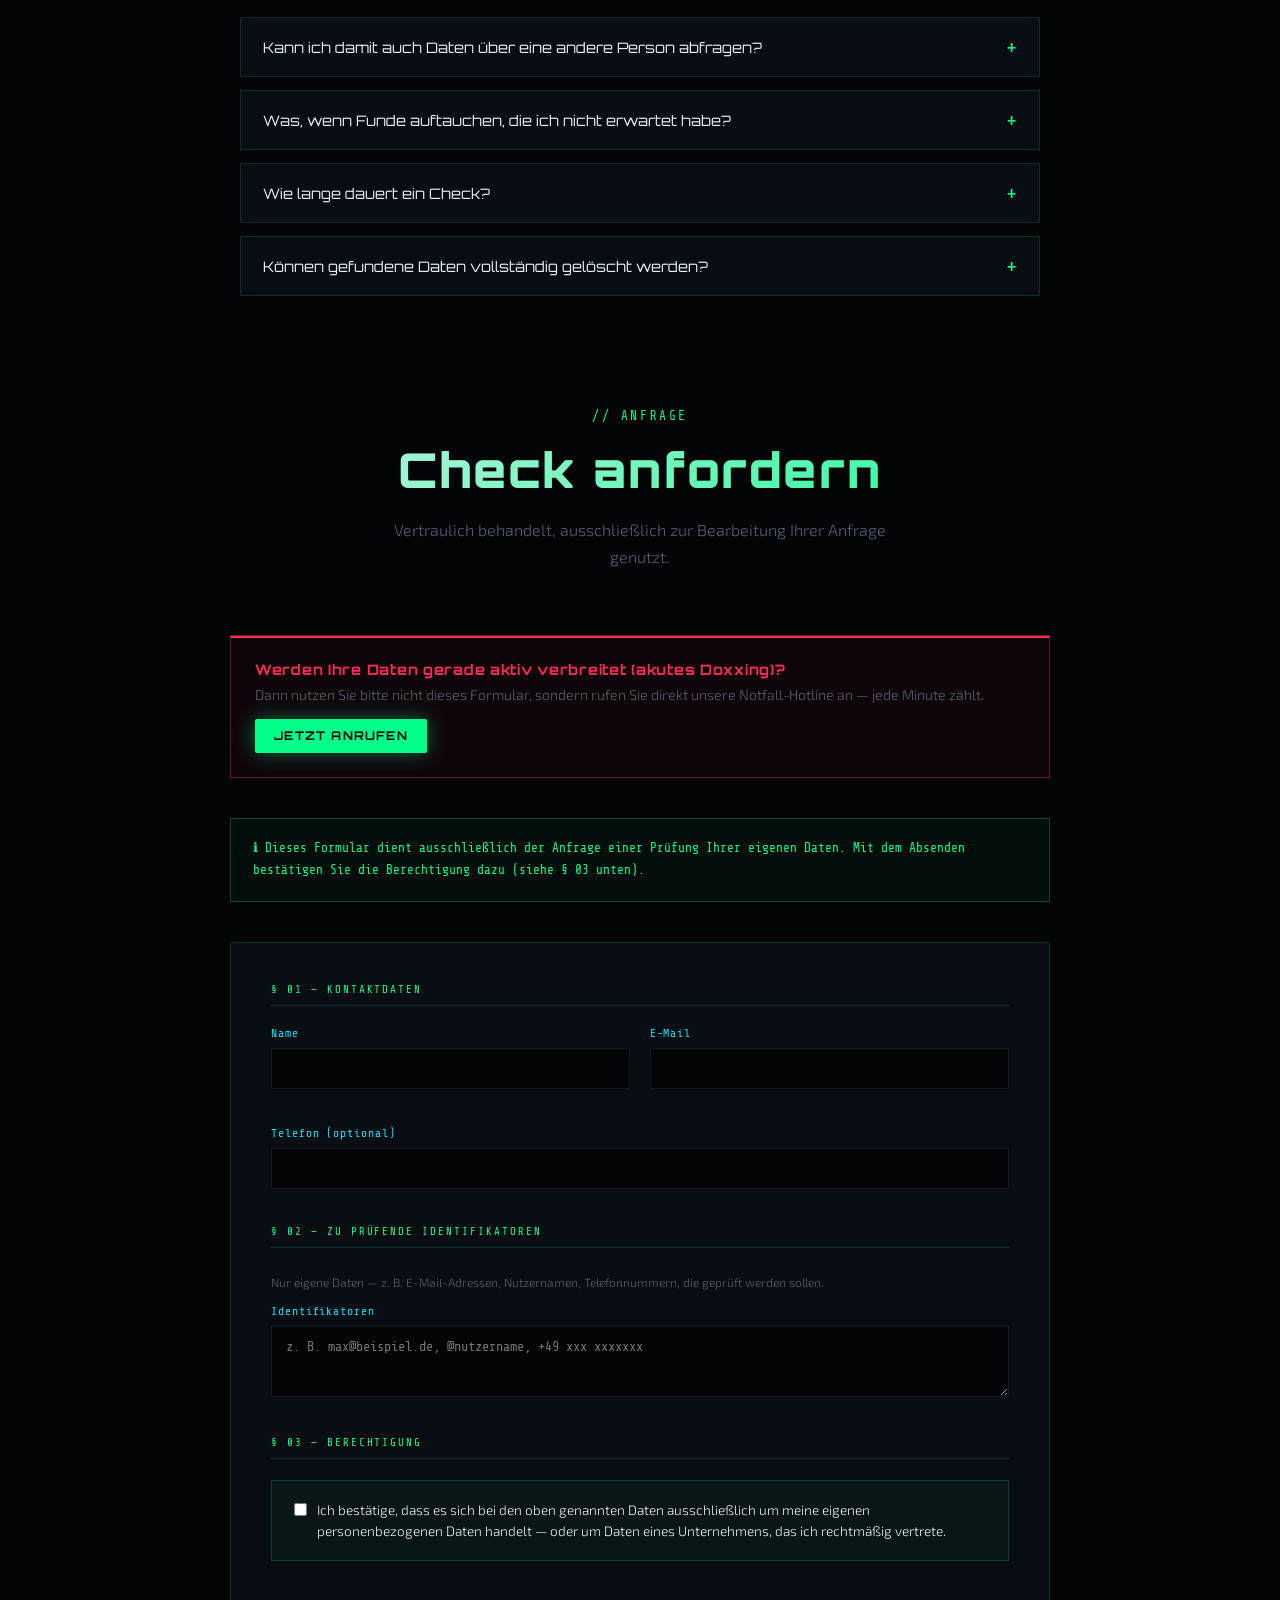
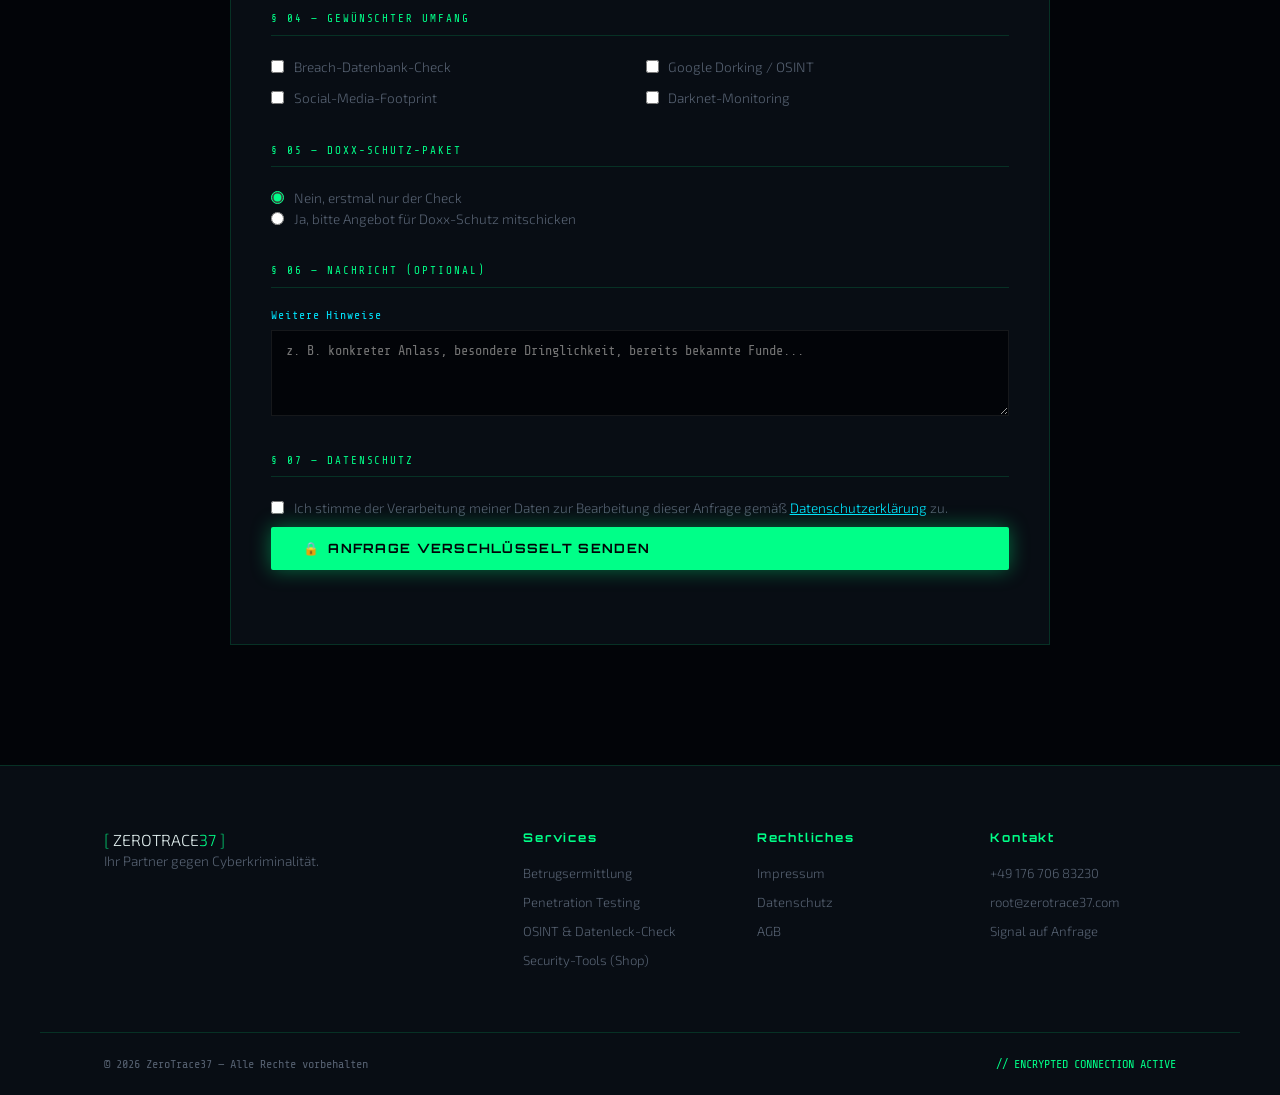
<file: osint-leak-check.html>
<!DOCTYPE html>
<html lang="de">
<head>
  <!-- Google tag (gtag.js) -->
<script async src="https://www.googletagmanager.com/gtag/js?id=G-4B6MRG3KW2"></script>
<script>
  window.dataLayer = window.dataLayer || [];
  function gtag(){dataLayer.push(arguments);}
  gtag('js', new Date());
  gtag('config', 'G-4B6MRG3KW2');
</script>
<meta charset="UTF-8" />
  <meta name="viewport" content="width=device-width, initial-scale=1.0" />
  <title>OSINT & Datenleck-Check — ZeroTrace37</title>
  <link rel="icon" href="/favicon.svg" type="image/svg+xml" />
  <link rel="manifest" href="/site.webmanifest" />
  <meta name="theme-color" content="#00ff88" />
  <meta name="description" content="Finden Sie heraus, was im Internet über Sie öffentlich einsehbar ist. Breach-Datenbank-Abgleich, OSINT-Recherche und optionaler Doxx-Schutz." />
  <link rel="stylesheet" href="styles.css" />
  <link rel="preconnect" href="https://fonts.googleapis.com" />
  <link rel="preconnect" href="https://fonts.gstatic.com" crossorigin />
  <link href="https://fonts.googleapis.com/css2?family=Share+Tech+Mono&family=Orbitron:wght@400;700;900&family=Exo+2:wght@300;400;600&display=swap" rel="stylesheet" />
  <link rel="canonical" href="https://zerotrace37.com/osint-leak-check.html" />
  <style>
    /* ===== PAGE-SPECIFIC ADDITIONS (OSINT / Leak-Check subpage) ===== */

    .sub-hero {
      min-height: 55vh; padding: 140px 5% 60px;
      display: flex; align-items: center; position: relative; overflow: hidden;
    }
    .sub-hero-grid {
      position: absolute; inset: 0;
      background-image:
        linear-gradient(rgba(0,255,136,0.04) 1px, transparent 1px),
        linear-gradient(90deg, rgba(0,255,136,0.04) 1px, transparent 1px);
      background-size: 50px 50px; z-index: 0;
    }
    .sub-hero-content { position: relative; z-index: 1; max-width: 720px; }
    .breadcrumb { font-family: var(--font-mono); font-size: 0.75rem; color: var(--text-muted); letter-spacing: 0.08em; margin-bottom: 1.5rem; }
    .breadcrumb a { color: var(--neon-cyan); text-decoration: none; }
    .breadcrumb a:hover { color: var(--neon-green); }
    .sub-hero h1 {
      font-family: var(--font-display); font-size: clamp(2.1rem, 4.6vw, 3.4rem); font-weight: 900;
      letter-spacing: 0.02em; line-height: 1.15;
      background: linear-gradient(135deg, var(--text-primary) 0%, var(--neon-green) 100%);
      -webkit-background-clip: text; -webkit-text-fill-color: transparent; background-clip: text;
      margin-bottom: 1.2rem;
    }
    .sub-hero-sub { color: var(--text-muted); font-size: 1.05rem; line-height: 1.8; margin-bottom: 2rem; }

    /* Scope notice — critical: this is a self-check service, stated up front */
    .scope-notice {
      background: rgba(0,229,255,0.05); border: 1px solid rgba(0,229,255,0.25);
      padding: 1.1rem 1.4rem; margin: 0 5% 0; max-width: 1200px; margin-left: auto; margin-right: auto;
      font-family: var(--font-mono); font-size: 0.8rem; color: var(--neon-cyan); line-height: 1.7;
    }

    .box-label {
      font-family: var(--font-mono); font-size: 0.65rem; letter-spacing: 0.15em;
      color: var(--neon-green); border: 1px solid rgba(0,255,136,0.3);
      display: inline-block; padding: 0.2rem 0.6rem; margin-bottom: 1rem;
    }
    .scan-grid {
      display: grid; grid-template-columns: repeat(4, 1fr); gap: 1.5rem;
      max-width: 1200px; margin: 0 auto; padding: 0 5%;
    }
    @media (max-width: 1100px) { .scan-grid { grid-template-columns: 1fr 1fr; } }
    @media (max-width: 600px) { .scan-grid { grid-template-columns: 1fr; } }

    /* Timeline (shared pattern with pentest page) */
    .timeline-section { padding: 100px 5%; }
    .timeline { max-width: 900px; margin: 0 auto; position: relative; padding-left: 40px; }
    .timeline::before {
      content: ''; position: absolute; left: 13px; top: 10px; bottom: 10px; width: 2px;
      background: linear-gradient(to bottom, var(--neon-green), rgba(0,255,136,0.1));
    }
    .timeline-step {
      position: relative; padding-bottom: 3rem; opacity: 0; transform: translateX(-20px);
      transition: opacity 0.6s ease, transform 0.6s ease;
    }
    .timeline-step.visible { opacity: 1; transform: translateX(0); }
    .timeline-step:last-child { padding-bottom: 0; }
    .timeline-dot {
      position: absolute; left: -40px; top: 2px; width: 28px; height: 28px; border-radius: 50%;
      background: var(--bg-deep); border: 2px solid var(--neon-green);
      display: flex; align-items: center; justify-content: center;
      font-family: var(--font-mono); font-size: 0.75rem; color: var(--neon-green);
      box-shadow: 0 0 12px rgba(0,255,136,0.3);
    }
    .timeline-content { background: var(--bg-card); border: 1px solid var(--border); padding: 1.5rem 1.8rem; }
    .timeline-content h3 { font-family: var(--font-display); font-size: 1rem; letter-spacing: 0.04em; color: var(--text-primary); margin-bottom: 0.6rem; }
    .timeline-content p { color: var(--text-muted); font-size: 0.9rem; line-height: 1.7; }
    .timeline-phase-tag { font-family: var(--font-mono); font-size: 0.65rem; color: var(--neon-cyan); letter-spacing: 0.1em; margin-bottom: 0.4rem; display: block; }

    /* Doxx protection package */
    .doxx-section { padding: 0 5% 100px; }
    .doxx-wrapper {
      max-width: 1000px; margin: 0 auto;
      background: linear-gradient(135deg, rgba(255,45,85,0.05) 0%, var(--bg-card) 60%);
      border: 1px solid rgba(255,45,85,0.25); padding: 2.5rem;
    }
    .doxx-header { display: flex; align-items: center; gap: 1rem; margin-bottom: 1.5rem; flex-wrap: wrap; }
    .doxx-badge {
      font-family: var(--font-mono); font-size: 0.65rem; letter-spacing: 0.15em;
      color: var(--neon-red); border: 1px solid rgba(255,45,85,0.4); padding: 0.25rem 0.6rem;
    }
    .doxx-wrapper h2 { font-family: var(--font-display); font-size: 1.5rem; color: var(--text-primary); }
    .doxx-wrapper > p { color: var(--text-muted); font-size: 0.95rem; line-height: 1.8; max-width: 700px; margin-bottom: 2rem; }
    .doxx-features { display: grid; grid-template-columns: 1fr 1fr; gap: 1rem; }
    .doxx-feature { display: flex; gap: 0.8rem; align-items: flex-start; }
    .doxx-feature .d-mark { color: var(--neon-red); flex-shrink: 0; font-family: var(--font-mono); }
    .doxx-feature strong { display: block; color: var(--text-primary); font-size: 0.9rem; margin-bottom: 0.2rem; }
    .doxx-feature p { color: var(--text-muted); font-size: 0.85rem; line-height: 1.6; }
    @media (max-width: 700px) { .doxx-features { grid-template-columns: 1fr; } }

    /* FAQ (native accordion) */
    .faq-section { padding: 0 5% 100px; }
    .faq-list { max-width: 800px; margin: 0 auto; }
    .faq-item { background: var(--bg-card); border: 1px solid var(--border); margin-bottom: 0.8rem; overflow: hidden; }
    .faq-item summary {
      font-family: var(--font-display); font-size: 0.9rem; color: var(--text-primary);
      padding: 1.1rem 1.4rem; cursor: pointer; list-style: none;
      display: flex; justify-content: space-between; align-items: center;
    }
    .faq-item summary::-webkit-details-marker { display: none; }
    .faq-item summary::after { content: '+'; color: var(--neon-green); font-size: 1.3rem; font-family: var(--font-mono); transition: transform 0.3s ease; }
    .faq-item[open] summary::after { transform: rotate(45deg); }
    .faq-item p { color: var(--text-muted); font-size: 0.88rem; line-height: 1.75; padding: 0 1.4rem 1.3rem; }

    /* Urgency box reused from contact section styling */
    .urgency-box { position: relative; padding: 1.5rem; border: 1px solid rgba(255,45,85,0.4); background: rgba(255,45,85,0.05); overflow: hidden; margin-bottom: 2.5rem; max-width: 1000px; margin-left: auto; margin-right: auto; }
    .urgency-pulse { position: absolute; top: 0; left: 0; right: 0; height: 2px; background: var(--neon-red); animation: urgencyPulse 1.5s ease-in-out infinite; }
    @keyframes urgencyPulse { 0%,100% { opacity: 0.5; box-shadow: none; } 50% { opacity: 1; box-shadow: 0 0 15px var(--neon-red); } }
    .urgency-box strong { font-family: var(--font-display); font-size: 0.9rem; color: var(--neon-red); letter-spacing: 0.05em; display: block; margin-bottom: 0.5rem; }
    .urgency-box p { color: var(--text-muted); font-size: 0.88rem; margin-bottom: 1rem; }

    /* ===== REQUEST FORM ===== */
    .req-section { padding: 0 5% 120px; }
    .req-wrapper { max-width: 820px; margin: 0 auto; }
    .req-notice {
      background: rgba(0,255,136,0.04); border: 1px solid rgba(0,255,136,0.25);
      padding: 1.2rem 1.4rem; margin-bottom: 2.5rem;
      font-family: var(--font-mono); font-size: 0.8rem; color: var(--neon-green); line-height: 1.7;
    }
    .req-form { background: var(--bg-card); border: 1px solid var(--border); padding: 2.5rem; }
    .req-fieldset { border: none; margin-bottom: 2.2rem; padding: 0; }
    .req-fieldset:last-of-type { margin-bottom: 0; }
    .req-legend {
      font-family: var(--font-mono); font-size: 0.68rem; color: var(--neon-green);
      letter-spacing: 0.18em; text-transform: uppercase;
      border-bottom: 1px solid var(--border); padding-bottom: 0.6rem; margin-bottom: 1.3rem;
      width: 100%; display: block;
    }
    .req-row { display: grid; grid-template-columns: 1fr 1fr; gap: 1.2rem; margin-bottom: 1.2rem; }
    .req-field { margin-bottom: 1.2rem; }
    .req-field:last-child { margin-bottom: 0; }
    .req-field label { display: block; font-family: var(--font-mono); font-size: 0.72rem; color: var(--neon-cyan); letter-spacing: 0.08em; margin-bottom: 0.5rem; }
    .req-field input[type="text"], .req-field input[type="email"], .req-field input[type="tel"], .req-field textarea, .req-field select {
      width: 100%; background: var(--bg-deep); border: 1px solid rgba(255,255,255,0.08);
      color: var(--text-primary); font-family: var(--font-mono); font-size: 0.85rem;
      padding: 0.75rem 0.9rem; outline: none; resize: vertical;
    }
    .req-field input:focus, .req-field textarea:focus, .req-field select:focus { border-color: var(--neon-green); }
    .req-hint { font-size: 0.75rem; color: var(--text-muted); margin-top: 0.4rem; }
    .req-check-grid { display: grid; grid-template-columns: 1fr 1fr; gap: 0.7rem; }
    .req-checkbox, .req-radio { display: flex; align-items: flex-start; gap: 0.6rem; font-size: 0.85rem; color: var(--text-muted); line-height: 1.5; }
    .req-checkbox input, .req-radio input { margin-top: 3px; accent-color: var(--neon-green); flex-shrink: 0; }
    .req-confirm { background: rgba(0,255,136,0.04); border: 1px solid rgba(0,255,136,0.2); padding: 1.2rem 1.4rem; margin-bottom: 1rem; }
    .req-confirm .req-checkbox { font-size: 0.85rem; color: var(--text-primary); }
    .req-submit { width: 100%; margin-top: 0.5rem; }
    .req-form-status { margin-top: 1rem; font-family: var(--font-mono); font-size: 0.8rem; text-align: center; min-height: 1.4em; }
    .req-form-status.ok { color: var(--neon-green); }
    .req-form-status.err { color: var(--neon-red); }

    @media (max-width: 900px) {
      .req-row, .req-check-grid { grid-template-columns: 1fr; }
      .req-form { padding: 1.5rem; }
    }
  </style>
<meta property="og:type" content="website">
<meta property="og:site_name" content="ZeroTrace37">
<meta property="og:locale" content="de_DE">
<meta property="og:title" content="OSINT &amp; Datenleck-Check — ZeroTrace37">
<meta property="og:description" content="Finden Sie heraus, was im Internet über Sie öffentlich einsehbar ist. Breach-Datenbank-Abgleich, OSINT-Recherche und optionaler Doxx-Schutz.">
<meta property="og:url" content="https://zerotrace37.com/osint-leak-check.html">
<meta property="og:image" content="https://zerotrace37.com/og-image.jpg">
<meta name="twitter:card" content="summary_large_image">
<script type="application/ld+json">{"@context": "https://schema.org", "@graph": [{"@type": "BreadcrumbList", "itemListElement": [{"@type": "ListItem", "position": 1, "name": "Start", "item": "https://zerotrace37.com/"}, {"@type": "ListItem", "position": 2, "name": "OSINT & Datenleck-Check", "item": "https://zerotrace37.com/osint-leak-check.html"}]}, {"@type": "Service", "name": "OSINT & Datenleck-Check", "description": "Finden Sie heraus, was im Internet über Sie öffentlich einsehbar ist. Breach-Datenbank-Abgleich, OSINT-Recherche und optionaler Doxx-Schutz.", "url": "https://zerotrace37.com/osint-leak-check.html", "areaServed": {"@type": "Country", "name": "Deutschland"}, "provider": {"@type": "ProfessionalService", "@id": "https://zerotrace37.com/#organization", "name": "ZeroTrace37", "url": "https://zerotrace37.com/", "telephone": "+4917670683230"}}]}</script>
</head>
<body>

  <canvas id="matrixCanvas"></canvas>
  <div class="scanlines"></div>
  <div class="noise-overlay"></div>
  <div class="cursor-glow" id="cursorGlow"></div>

  <nav class="navbar" id="navbar">
    <a href="index.html" class="nav-logo" style="text-decoration:none;">
      <span class="logo-bracket">[</span>
      <span class="logo-text">ZEROTRACE<span class="accent">37</span></span>
      <span class="logo-bracket">]</span>
      <span class="logo-blink">_</span>
    </a>
    <ul class="nav-links">
      <li><a href="index.html#home" class="nav-link">HOME</a></li>
      <li><a href="index.html#services" class="nav-link">SERVICES</a></li>
      <li><a href="#doxxschutz" class="nav-link">DOXX-SCHUTZ</a></li>
      <li><a href="#anfrage" class="nav-link">ANFRAGE</a></li>
      <li><a href="index.html#contact" class="nav-link cta-nav">KONTAKT</a></li>
    </ul>
    <button class="hamburger" id="hamburger" aria-label="Menu">
      <span></span><span></span><span></span>
    </button>
  </nav>

  <!-- ===== SUB HERO ===== -->
  <section class="sub-hero">
    <div class="sub-hero-grid"></div>
    <div class="sub-hero-content">
      <div class="breadcrumb"><a href="index.html">Home</a> // <a href="index.html#services">Services</a> // OSINT & Datenleck-Check</div>
      <h1>OSINT & Datenleck-Check</h1>
      <p class="sub-hero-sub">
        Finden Sie heraus, was im Internet über Sie öffentlich einsehbar ist — bevor es jemand anderes tut.
        Breach-Datenbanken, Suchmaschinen-Exposition, Social-Media-Footprint und Darknet — alles an einem Ort geprüft.
      </p>
      <div class="hero-buttons">
        <a href="#anfrage" class="btn-primary"><span class="btn-icon">⚡</span> CHECK ANFORDERN</a>
        <a href="#doxxschutz" class="btn-secondary"><span class="btn-icon">⬡</span> DOXX-SCHUTZ ANSEHEN</a>
      </div>
    </div>
  </section>

  <div class="scope-notice">
    ℹ Dieser Service prüft ausschließlich <strong>Ihre eigenen</strong> personenbezogenen Daten oder die eines
    Unternehmens, das Sie rechtmäßig vertreten. Anfragen zur Recherche über Dritte ohne deren
    Einwilligung führen wir nicht durch.
  </div>

  <!-- ===== SCAN CATEGORIES ===== -->
  <section class="services">
    <div class="section-header">
      <div class="section-tag">// PRÜFUMFANG</div>
      <h2 class="section-title">Was wir prüfen</h2>
      <p class="section-sub">Vier Ebenen digitaler Exposition — automatisiert und manuell kombiniert.</p>
    </div>
    <div class="scan-grid">

      <div class="service-card" data-delay="0">
        <div class="card-glow"></div>
        <span class="box-label">BREACH-CHECK</span>
        <h3>Datenleck-Datenbanken</h3>
        <p>Abgleich Ihrer E-Mail-Adressen und Zugangsdaten gegen bekannte Datenleck-Datenbanken weltweit.</p>
        <div class="card-tags"><span>Passwörter</span><span>Accounts</span></div>
      </div>

      <div class="service-card featured" data-delay="100">
        <div class="card-glow"></div>
        <div class="featured-badge">KERN-LEISTUNG</div>
        <span class="box-label">OSINT</span>
        <h3>Google Dorking & Suchmaschinen</h3>
        <p>Gezielte Suchoperatoren decken auf, welche Ihrer Daten öffentlich indexiert und auffindbar sind.</p>
        <div class="card-tags"><span>Suchmaschinen</span><span>Öffentliche Docs</span></div>
      </div>

      <div class="service-card" data-delay="200">
        <div class="card-glow"></div>
        <span class="box-label">FOOTPRINT</span>
        <h3>Social-Media-Analyse</h3>
        <p>Wir zeigen, welche Rückschlüsse sich aus öffentlich sichtbaren Profilen und Beiträgen ziehen lassen.</p>
        <div class="card-tags"><span>Profile</span><span>Metadaten</span></div>
      </div>

      <div class="service-card" data-delay="300">
        <div class="card-glow"></div>
        <span class="box-label">DARKNET</span>
        <h3>Darknet-Monitoring</h3>
        <p>Prüfung einschlägiger Foren und Marktplätze auf Handel mit Ihren Identitätsdaten.</p>
        <div class="card-tags"><span>Monitoring</span><span>Handelsplätze</span></div>
      </div>

    </div>
  </section>

  <!-- ===== PROCESS TIMELINE ===== -->
  <section class="timeline-section">
    <div class="section-header">
      <div class="section-tag">// ABLAUF</div>
      <h2 class="section-title">So läuft der Check ab</h2>
    </div>
    <div class="timeline">
      <div class="timeline-step">
        <div class="timeline-dot">1</div>
        <div class="timeline-content">
          <span class="timeline-phase-tag">// SCHRITT 1</span>
          <h3>Anfrage & Berechtigungsprüfung</h3>
          <p>Sie stellen die Anfrage über das Formular unten und bestätigen, dass es sich um Ihre eigenen Daten handelt.</p>
        </div>
      </div>
      <div class="timeline-step">
        <div class="timeline-dot">2</div>
        <div class="timeline-content">
          <span class="timeline-phase-tag">// SCHRITT 2</span>
          <h3>Automatisierter Datenbank-Abgleich</h3>
          <p>Ihre angegebenen Identifikatoren (E-Mail, Nutzernamen) werden gegen bekannte Breach-Datenbanken geprüft.</p>
        </div>
      </div>
      <div class="timeline-step">
        <div class="timeline-dot">3</div>
        <div class="timeline-content">
          <span class="timeline-phase-tag">// SCHRITT 3</span>
          <h3>Manuelle OSINT-Recherche</h3>
          <p>Ergänzend recherchieren wir gezielt öffentlich zugängliche Quellen, Suchmaschinen-Indizes und Social-Media-Spuren.</p>
        </div>
      </div>
      <div class="timeline-step">
        <div class="timeline-dot">4</div>
        <div class="timeline-content">
          <span class="timeline-phase-tag">// SCHRITT 4</span>
          <h3>Befund-Bericht</h3>
          <p>Sie erhalten eine verständliche Übersicht aller Funde, priorisiert nach Risiko, mit konkreten Handlungsempfehlungen.</p>
        </div>
      </div>
      <div class="timeline-step">
        <div class="timeline-dot">5</div>
        <div class="timeline-content">
          <span class="timeline-phase-tag">// OPTIONAL</span>
          <h3>Doxx-Schutz einleiten</h3>
          <p>Auf Wunsch übernehmen wir direkt im Anschluss die Entfernung und laufende Überwachung Ihrer Daten (siehe unten).</p>
        </div>
      </div>
    </div>
  </section>

  <!-- ===== DOXX PROTECTION PACKAGE ===== -->
  <section class="doxx-section" id="doxxschutz">
    <div class="doxx-wrapper">
      <div class="doxx-header">
        <span class="doxx-badge">ZUSATZPAKET</span>
        <h2>Doxx-Schutz</h2>
      </div>
      <p>
        Nach dem Check ist vor dem Schutz: Gefundene Daten verschwinden nicht von allein. Unser Doxx-Schutz-Paket
        sorgt dafür, dass Ihre Exposition dauerhaft reduziert bleibt — nicht nur einmalig geprüft wird.
      </p>
      <div class="doxx-features">
        <div class="doxx-feature">
          <span class="d-mark">▸</span>
          <div><strong>Löschanfragen bei Datenbrokern</strong><p>Wir stellen Löschanträge bei Personensuchmaschinen und Datenhändlern in Ihrem Namen.</p></div>
        </div>
        <div class="doxx-feature">
          <span class="d-mark">▸</span>
          <div><strong>Laufendes Monitoring</strong><p>Regelmäßige Wiederholung des Breach- und OSINT-Checks, Benachrichtigung bei neuen Funden.</p></div>
        </div>
        <div class="doxx-feature">
          <span class="d-mark">▸</span>
          <div><strong>Absicherungsberatung</strong><p>Konkrete Empfehlungen zu Privatsphäre-Einstellungen, Passwort-Hygiene und Account-Absicherung.</p></div>
        </div>
        <div class="doxx-feature">
          <span class="d-mark">▸</span>
          <div><strong>Notfallplan bei akutem Doxxing</strong><p>Sofortmaßnahmen-Leitfaden und direkter Draht zu uns, falls Ihre Daten bereits aktiv verbreitet werden.</p></div>
        </div>
      </div>
    </div>
  </section>

  <!-- ===== FAQ ===== -->
  <section class="faq-section">
    <div class="section-header">
      <div class="section-tag">// FAQ</div>
      <h2 class="section-title">Häufige Fragen</h2>
    </div>
    <div class="faq-list">
      <details class="faq-item">
        <summary>Kann ich damit auch Daten über eine andere Person abfragen?</summary>
        <p>Nein. Dieser Service prüft ausschließlich Ihre eigenen Daten oder die eines Unternehmens, das Sie rechtmäßig vertreten. Anfragen zu Dritten ohne deren Einwilligung lehnen wir konsequent ab — auch aus rechtlichen Gründen (Persönlichkeitsrecht, DSGVO).</p>
      </details>
      <details class="faq-item">
        <summary>Was, wenn Funde auftauchen, die ich nicht erwartet habe?</summary>
        <p>Der Bericht enthält für jeden Fund eine Einordnung und konkrete nächste Schritte. Bei kritischen Funden (z. B. aktiv gehandelte Zugangsdaten) melden wir uns proaktiv, statt nur auf den Report zu verweisen.</p>
      </details>
      <details class="faq-item">
        <summary>Wie lange dauert ein Check?</summary>
        <p>Der automatisierte Breach-Abgleich liegt meist innerhalb von 24 Stunden vor, die vollständige OSINT-Recherche mit manueller Prüfung in der Regel innerhalb von 3–5 Werktagen.</p>
      </details>
      <details class="faq-item">
        <summary>Können gefundene Daten vollständig gelöscht werden?</summary>
        <p>Eine hundertprozentige Löschung aus dem gesamten Internet ist realistisch nicht garantierbar. Das Doxx-Schutz-Paket reduziert Ihre Exposition aber deutlich und hält sie durch laufendes Monitoring dauerhaft niedrig.</p>
      </details>
    </div>
  </section>

  <!-- ===== REQUEST FORM ===== -->
  <section class="req-section" id="anfrage">
    <div class="section-header">
      <div class="section-tag">// ANFRAGE</div>
      <h2 class="section-title">Check anfordern</h2>
      <p class="section-sub">Vertraulich behandelt, ausschließlich zur Bearbeitung Ihrer Anfrage genutzt.</p>
    </div>

    <div class="req-wrapper">

      <div class="urgency-box">
        <div class="urgency-pulse"></div>
        <strong>Werden Ihre Daten gerade aktiv verbreitet (akutes Doxxing)?</strong>
        <p>Dann nutzen Sie bitte nicht dieses Formular, sondern rufen Sie direkt unsere Notfall-Hotline an — jede Minute zählt.</p>
        <a href="tel:+4917670683230" class="btn-primary btn-small">JETZT ANRUFEN</a>
      </div>

      <div class="req-notice">
        ℹ Dieses Formular dient ausschließlich der Anfrage einer Prüfung Ihrer eigenen Daten. Mit dem Absenden
        bestätigen Sie die Berechtigung dazu (siehe § 03 unten).
      </div>

      <!--
        SETUP: Diese Form sendet per Formspree (kostenlos) an deine E-Mail.
        1. Auf https://formspree.io kostenlos registrieren
        2. Neues Formular anlegen, deine E-Mail-Adresse bestätigen
        3. Die Formular-ID (z.B. "abcdwxyz") aus der Formspree-URL kopieren
        4. Unten "DEINE-FORMSPREE-ID" durch diese ID ersetzen
      -->
      <form class="req-form" id="reqForm" action="https://formspree.io/f/xdawolnz" method="POST">

        <fieldset class="req-fieldset">
          <legend class="req-legend">§ 01 — Kontaktdaten</legend>
          <div class="req-row">
            <div class="req-field">
              <label for="name">Name</label>
              <input type="text" id="name" name="Name" required />
            </div>
            <div class="req-field">
              <label for="email">E-Mail</label>
              <input type="email" id="email" name="Email" required />
            </div>
          </div>
          <div class="req-field">
            <label for="telefon">Telefon (optional)</label>
            <input type="tel" id="telefon" name="Telefon" />
          </div>
        </fieldset>

        <fieldset class="req-fieldset">
          <legend class="req-legend">§ 02 — Zu prüfende Identifikatoren</legend>
          <p class="req-hint" style="margin-bottom:1rem;">Nur eigene Daten — z. B. E-Mail-Adressen, Nutzernamen, Telefonnummern, die geprüft werden sollen.</p>
          <div class="req-field">
            <label for="identifikatoren">Identifikatoren</label>
            <textarea id="identifikatoren" name="Identifikatoren" rows="3" placeholder="z. B. max@beispiel.de, @nutzername, +49 xxx xxxxxxx" required></textarea>
          </div>
        </fieldset>

        <fieldset class="req-fieldset">
          <legend class="req-legend">§ 03 — Berechtigung</legend>
          <div class="req-confirm">
            <div class="req-checkbox">
              <input type="checkbox" id="berechtigt" name="Berechtigung_bestaetigt" value="Ja" required />
              <label for="berechtigt">Ich bestätige, dass es sich bei den oben genannten Daten ausschließlich um meine eigenen personenbezogenen Daten handelt — oder um Daten eines Unternehmens, das ich rechtmäßig vertrete.</label>
            </div>
          </div>
        </fieldset>

        <fieldset class="req-fieldset">
          <legend class="req-legend">§ 04 — Gewünschter Umfang</legend>
          <div class="req-check-grid">
            <div class="req-checkbox"><input type="checkbox" name="Umfang" value="Breach-Datenbank-Check" /><label>Breach-Datenbank-Check</label></div>
            <div class="req-checkbox"><input type="checkbox" name="Umfang" value="Google Dorking / OSINT" /><label>Google Dorking / OSINT</label></div>
            <div class="req-checkbox"><input type="checkbox" name="Umfang" value="Social-Media-Footprint" /><label>Social-Media-Footprint</label></div>
            <div class="req-checkbox"><input type="checkbox" name="Umfang" value="Darknet-Monitoring" /><label>Darknet-Monitoring</label></div>
          </div>
        </fieldset>

        <fieldset class="req-fieldset">
          <legend class="req-legend">§ 05 — Doxx-Schutz-Paket</legend>
          <div class="req-radio"><input type="radio" name="Doxx_Schutz" value="Nein, nur Check" id="dx1" checked /><label for="dx1">Nein, erstmal nur der Check</label></div>
          <div class="req-radio"><input type="radio" name="Doxx_Schutz" value="Ja, Angebot gewünscht" id="dx2" /><label for="dx2">Ja, bitte Angebot für Doxx-Schutz mitschicken</label></div>
        </fieldset>

        <fieldset class="req-fieldset">
          <legend class="req-legend">§ 06 — Nachricht (optional)</legend>
          <div class="req-field">
            <label for="nachricht">Weitere Hinweise</label>
            <textarea id="nachricht" name="Nachricht" rows="4" placeholder="z. B. konkreter Anlass, besondere Dringlichkeit, bereits bekannte Funde..."></textarea>
          </div>
        </fieldset>

        <fieldset class="req-fieldset">
          <legend class="req-legend">§ 07 — Datenschutz</legend>
          <div class="req-checkbox">
            <input type="checkbox" id="dsgvo" name="DSGVO_Zustimmung" value="Ja" required />
            <label for="dsgvo">Ich stimme der Verarbeitung meiner Daten zur Bearbeitung dieser Anfrage gemäß <a href="datenschutz.html" style="color:var(--neon-cyan);">Datenschutzerklärung</a> zu.</label>
          </div>
        </fieldset>

        <button type="submit" class="btn-primary req-submit">
          <span class="btn-icon">🔒</span> ANFRAGE VERSCHLÜSSELT SENDEN
        </button>
        <p class="req-form-status" id="reqStatus"></p>
      </form>
    </div>
  </section>

  <!-- ===== FOOTER ===== -->
  <footer class="footer">
    <div class="footer-top">
      <div class="footer-brand">
        <span class="logo-bracket">[</span>
        <span class="logo-text">ZEROTRACE<span class="accent">37</span></span>
        <span class="logo-bracket">]</span>
        <p>Ihr Partner gegen Cyberkriminalität.</p>
      </div>
      <div class="footer-links">
        <h4>Services</h4>
        <a href="index.html#services">Betrugsermittlung</a>
        <a href="penetration-testing.html">Penetration Testing</a>
        <a href="osint-leak-check.html">OSINT & Datenleck-Check</a>
        <a href="https://tracekeeper.gumroad.com" target="_blank" rel="noopener">Security-Tools (Shop)</a>
      </div>
      <div class="footer-links">
        <h4>Rechtliches</h4>
        <a href="impressum.html">Impressum</a>
        <a href="datenschutz.html">Datenschutz</a>
        <a href="agb.html">AGB</a>
      </div>
      <div class="footer-links">
        <h4>Kontakt</h4>
        <a href="tel:+4917670683230">+49 176 706 83230</a>
        <a href="mailto:root@zerotrace37.com">root@zerotrace37.com</a>
        <a href="index.html#contact">Signal auf Anfrage</a>
      </div>
    </div>
    <div class="footer-bottom">
      <span>© 2026 ZeroTrace37 — Alle Rechte vorbehalten</span>
      <span class="footer-code">// ENCRYPTED CONNECTION ACTIVE</span>
    </div>
  </footer>

  <script src="script.js"></script>
  <script>
    // Timeline scroll-reveal (self-contained)
    (function () {
      var steps = document.querySelectorAll('.timeline-step');
      var io = new IntersectionObserver(function (entries) {
        entries.forEach(function (entry) {
          if (entry.isIntersecting) entry.target.classList.add('visible');
        });
      }, { threshold: 0.2 });
      steps.forEach(function (s) { io.observe(s); });
    })();

    // Request form submission via Formspree
    (function () {
      var form = document.getElementById('reqForm');
      var status = document.getElementById('reqStatus');
      if (!form) return;
      form.addEventListener('submit', function (e) {
        e.preventDefault();
        var data = new FormData(form);
        status.textContent = 'Wird verschlüsselt übermittelt...';
        status.className = 'req-form-status';
        fetch(form.action, {
          method: 'POST',
          body: data,
          headers: { 'Accept': 'application/json' }
        }).then(function (response) {
          if (response.ok) {
            status.textContent = '✓ Anfrage übermittelt. Wir melden uns kurzfristig.';
            status.className = 'req-form-status ok';
            form.reset();
          } else {
            status.textContent = '✗ Übermittlung fehlgeschlagen. Bitte per E-Mail an root@zerotrace37.com senden.';
            status.className = 'req-form-status err';
          }
        }).catch(function () {
          status.textContent = '✗ Verbindungsfehler. Bitte per E-Mail an root@zerotrace37.com senden.';
          status.className = 'req-form-status err';
        });
      });
    })();
  </script>
</body>
</html>
</file>
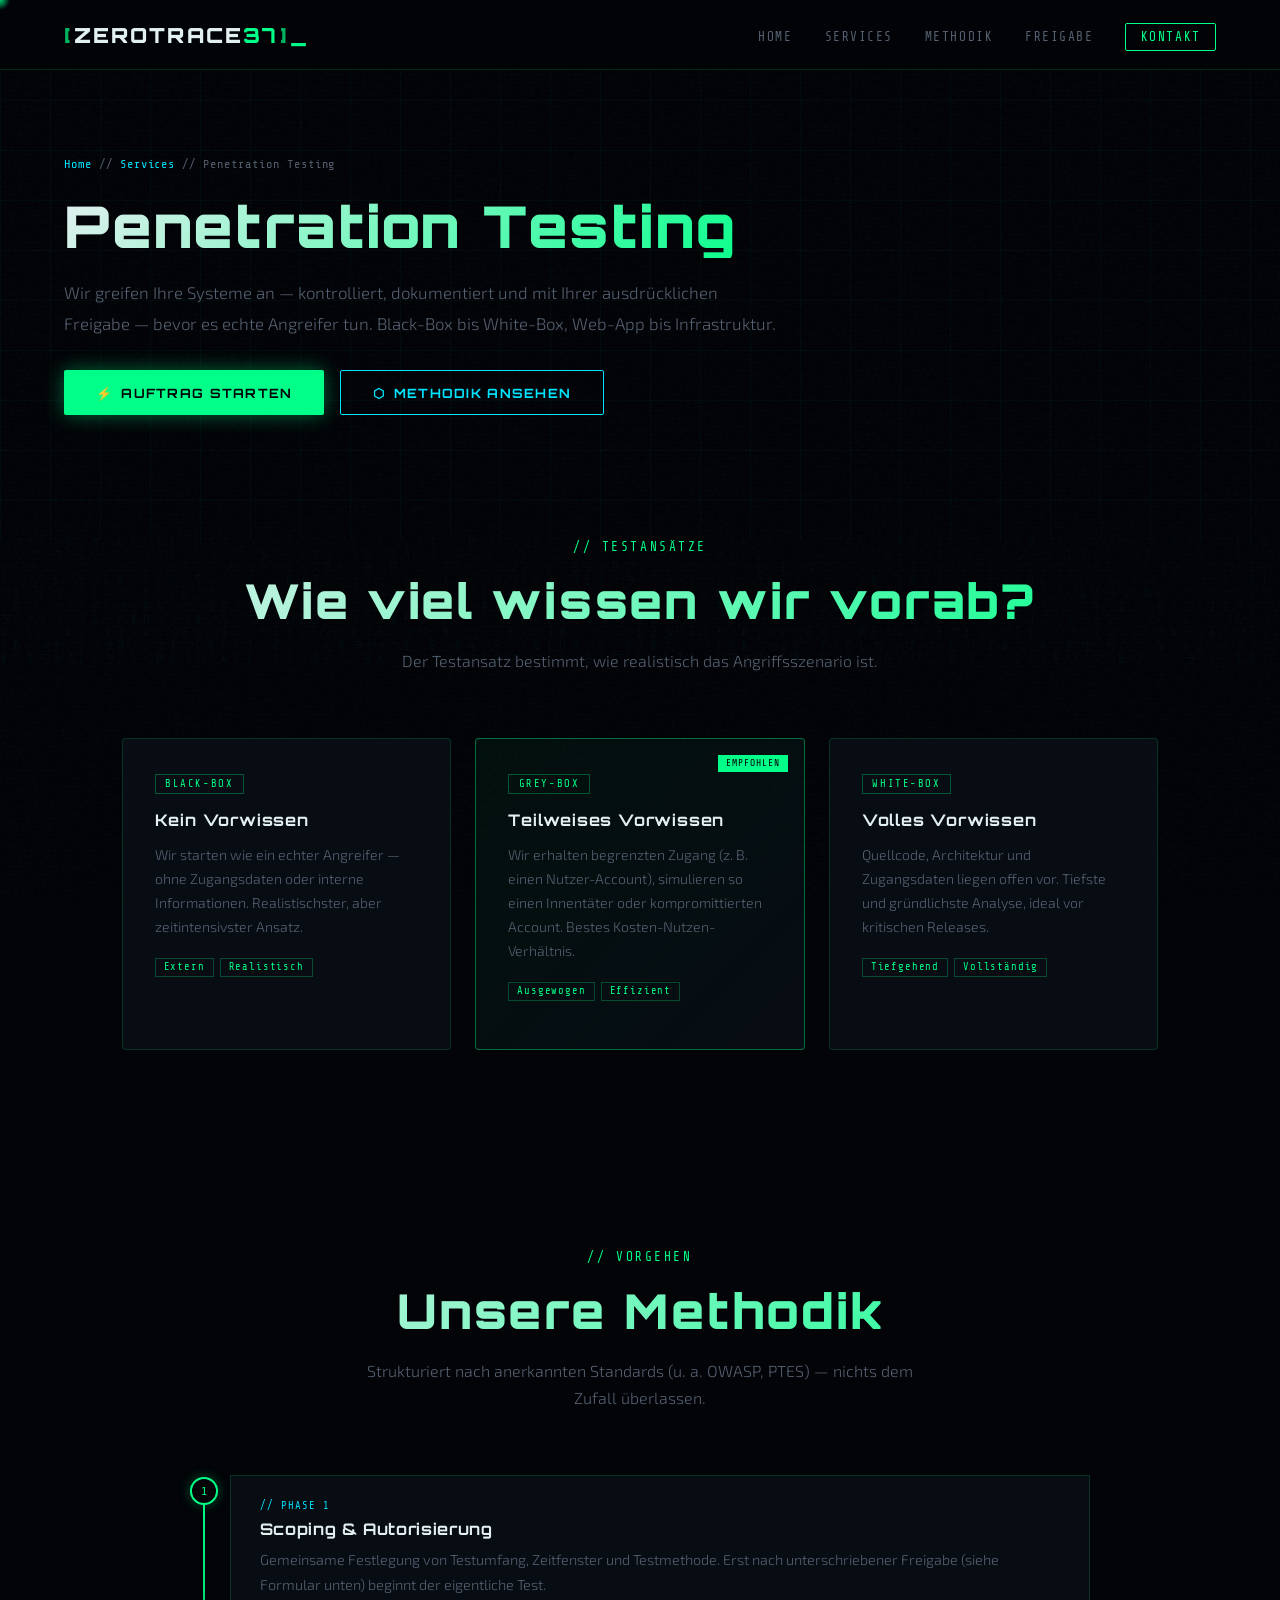
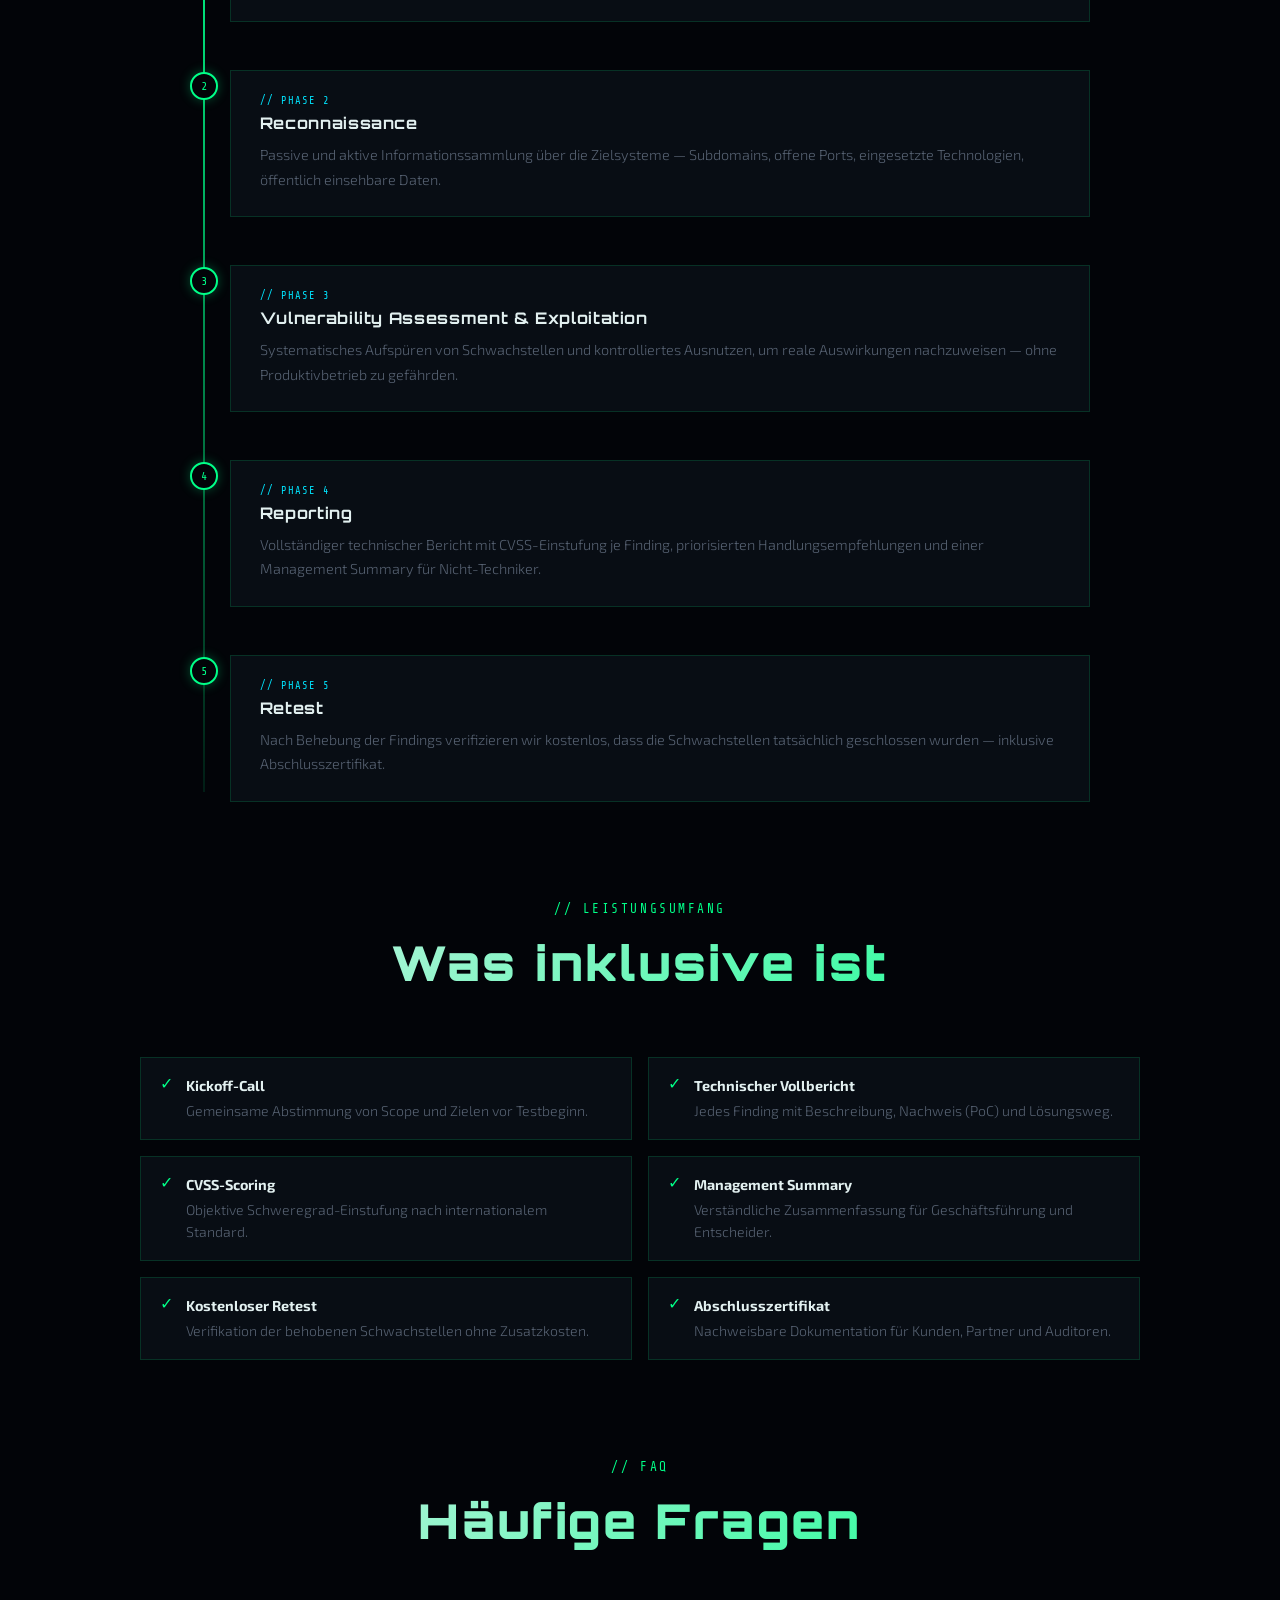
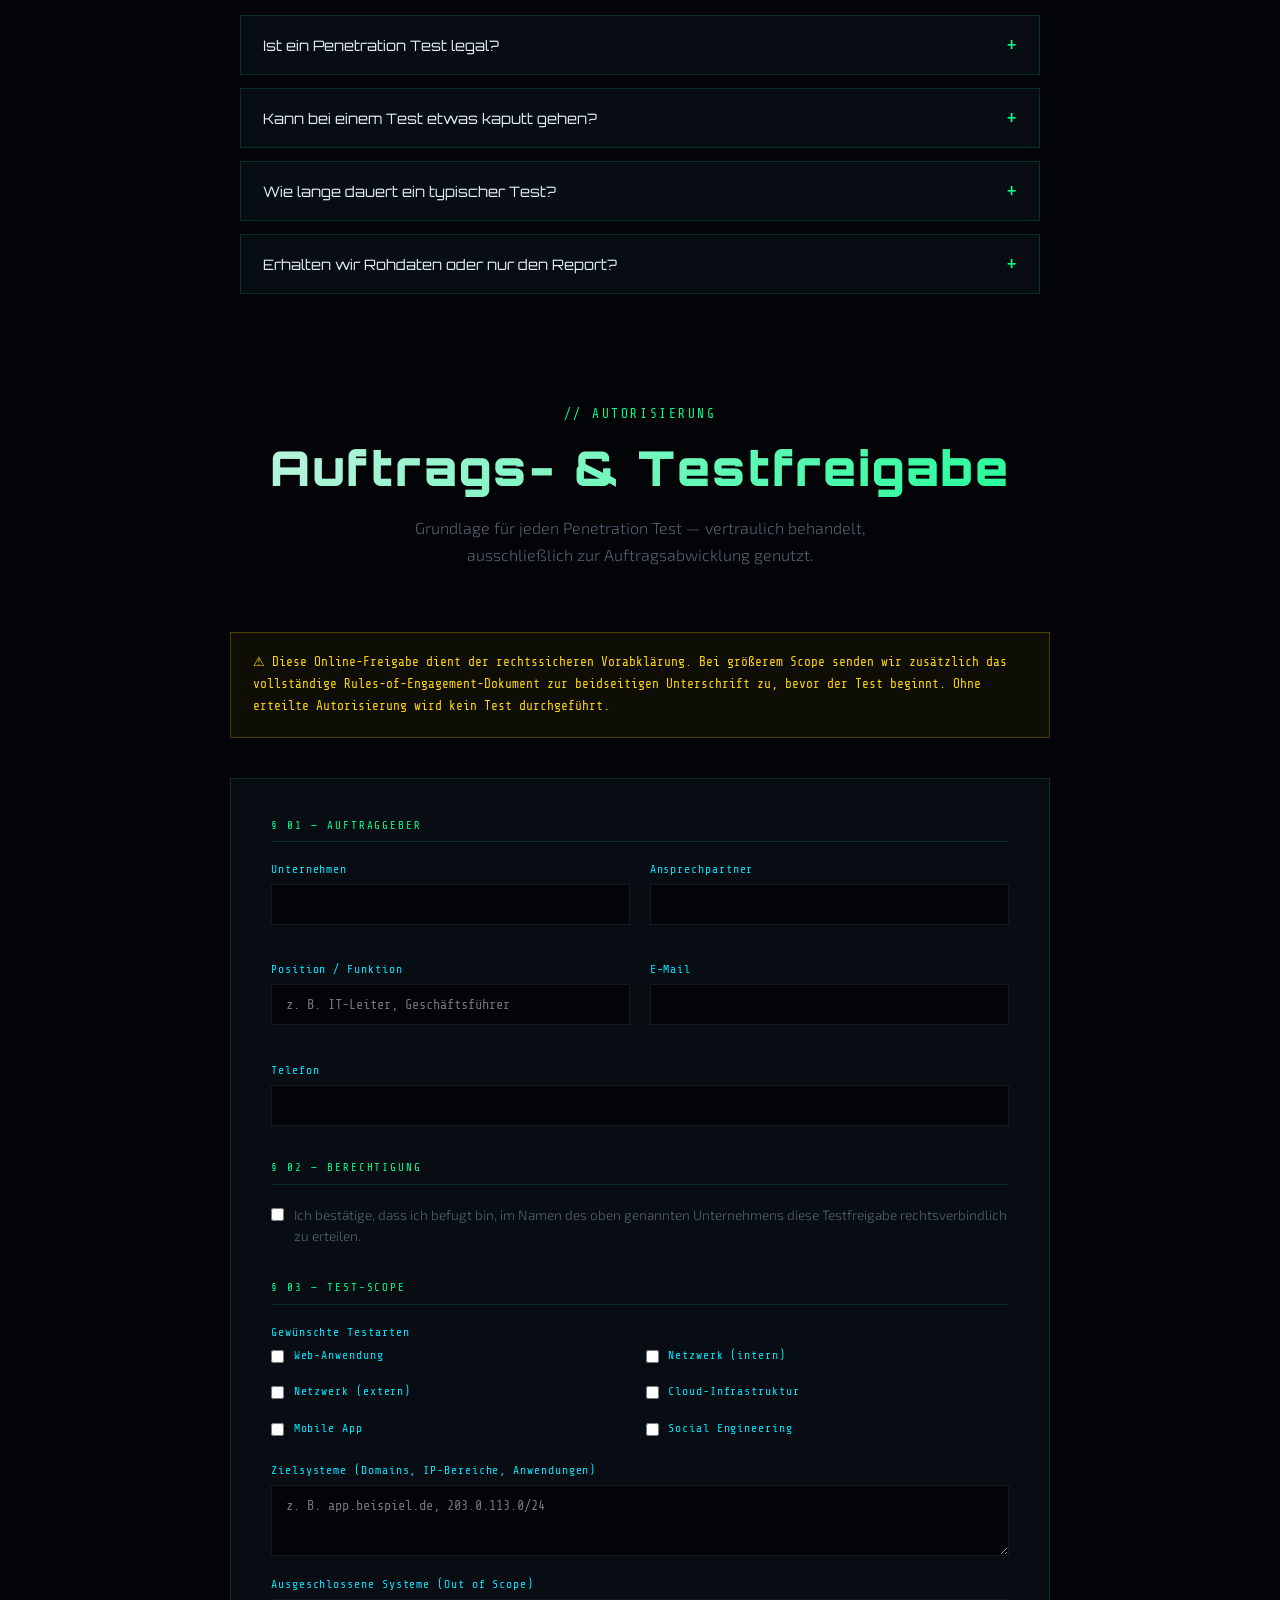
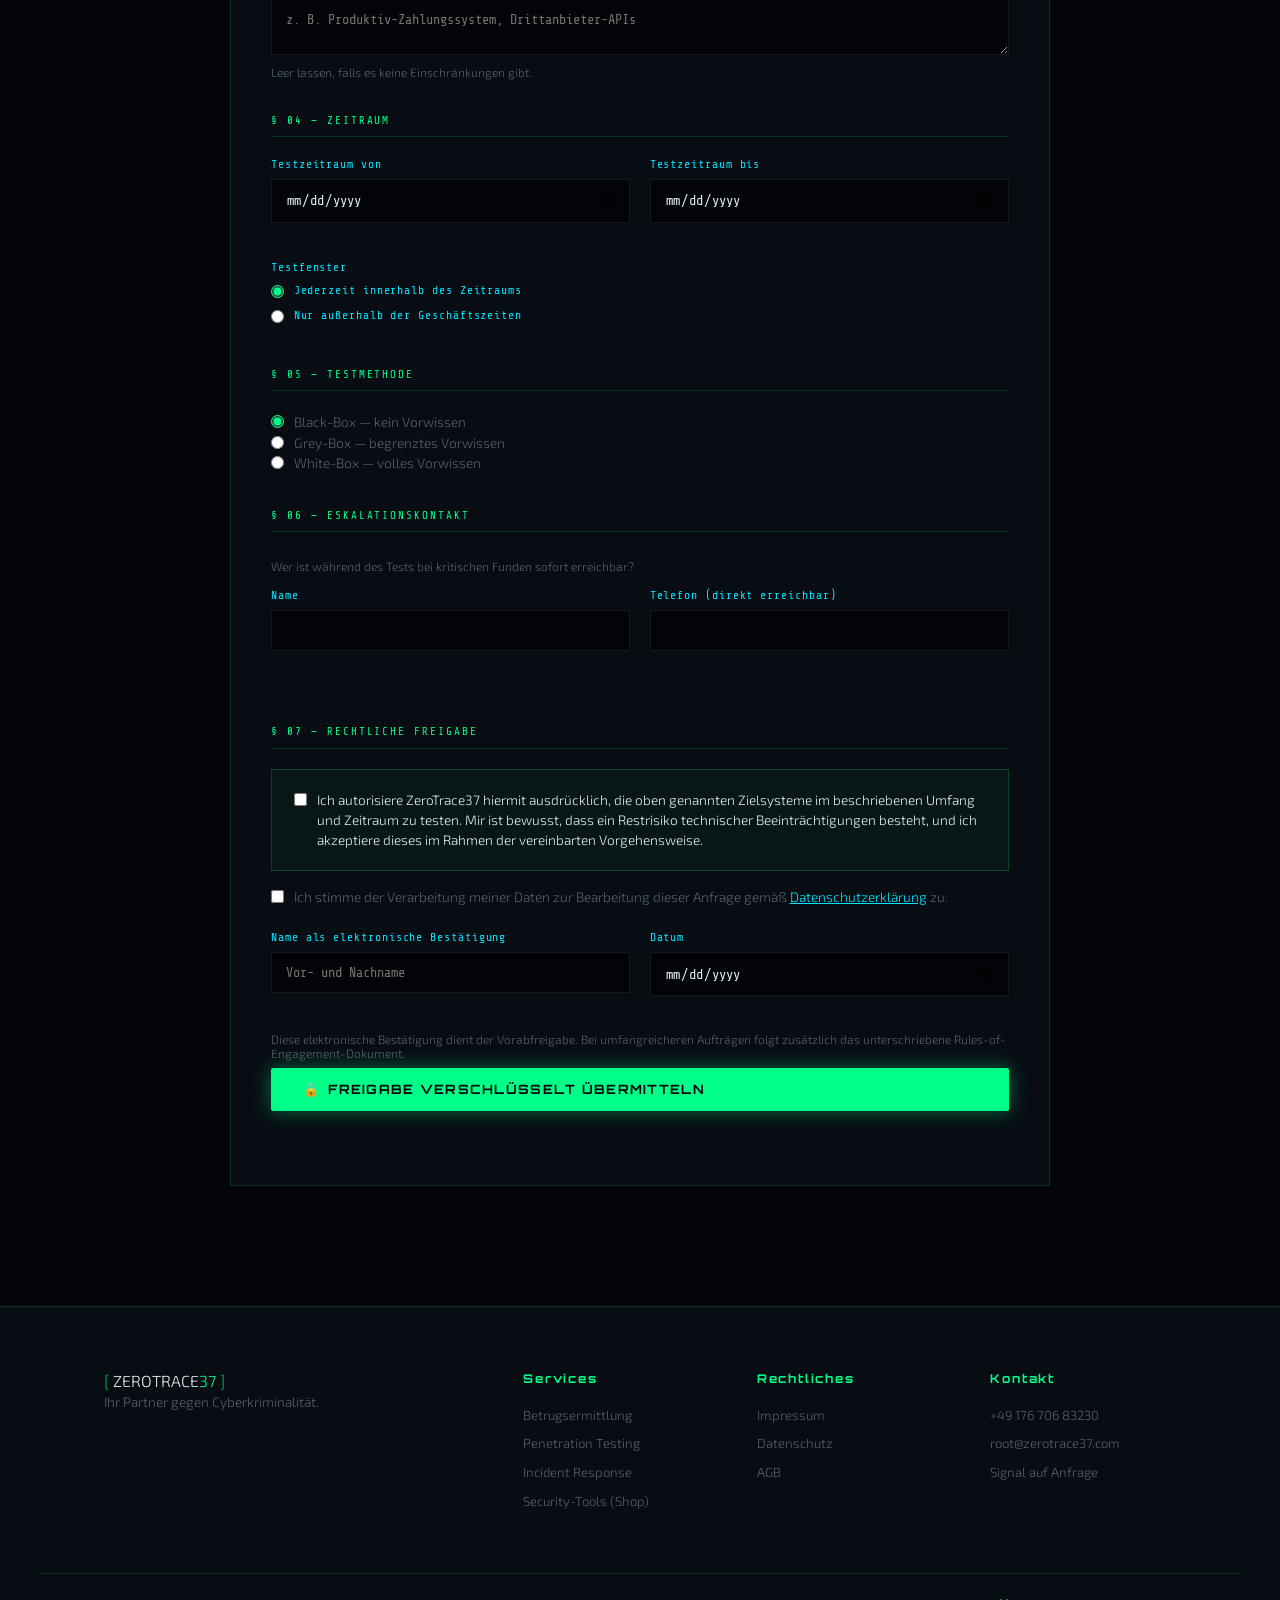
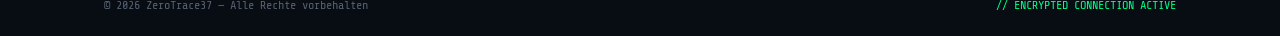
<file: penetration-testing.html>
<!DOCTYPE html>
<html lang="de">
<head>
  <!-- Google tag (gtag.js) -->
<script async src="https://www.googletagmanager.com/gtag/js?id=G-4B6MRG3KW2"></script>
<script>
  window.dataLayer = window.dataLayer || [];
  function gtag(){dataLayer.push(arguments);}
  gtag('js', new Date());
  gtag('config', 'G-4B6MRG3KW2');
</script>
<meta charset="UTF-8" />
  <meta name="viewport" content="width=device-width, initial-scale=1.0" />
  <title>Penetration Testing — ZeroTrace37</title>
  <link rel="icon" href="/favicon.svg" type="image/svg+xml" />
  <link rel="manifest" href="/site.webmanifest" />
  <meta name="theme-color" content="#00ff88" />
  <meta name="description" content="Professionelles Penetration Testing für Unternehmen. Black-, Grey- und White-Box-Tests nach anerkannter Methodik — inklusive rechtssicherer Auftragsfreigabe." />
  <link rel="stylesheet" href="styles.css" />
  <link rel="preconnect" href="https://fonts.googleapis.com" />
  <link rel="preconnect" href="https://fonts.gstatic.com" crossorigin />
  <link href="https://fonts.googleapis.com/css2?family=Share+Tech+Mono&family=Orbitron:wght@400;700;900&family=Exo+2:wght@300;400;600&display=swap" rel="stylesheet" />
  <link rel="canonical" href="https://zerotrace37.com/penetration-testing.html" />
  <style>
    /* ===== PAGE-SPECIFIC ADDITIONS (Penetration Testing subpage) ===== */

    .sub-hero {
      min-height: 60vh;
      padding: 140px 5% 60px;
      display: flex;
      align-items: center;
      position: relative;
      overflow: hidden;
    }
    .sub-hero-grid {
      position: absolute; inset: 0;
      background-image:
        linear-gradient(rgba(0,255,136,0.04) 1px, transparent 1px),
        linear-gradient(90deg, rgba(0,255,136,0.04) 1px, transparent 1px);
      background-size: 50px 50px;
      z-index: 0;
    }
    .sub-hero-content { position: relative; z-index: 1; max-width: 720px; }
    .breadcrumb {
      font-family: var(--font-mono);
      font-size: 0.75rem;
      color: var(--text-muted);
      letter-spacing: 0.08em;
      margin-bottom: 1.5rem;
    }
    .breadcrumb a { color: var(--neon-cyan); text-decoration: none; }
    .breadcrumb a:hover { color: var(--neon-green); }
    .sub-hero h1 {
      font-family: var(--font-display);
      font-size: clamp(2.2rem, 5vw, 3.6rem);
      font-weight: 900;
      letter-spacing: 0.03em;
      line-height: 1.1;
      background: linear-gradient(135deg, var(--text-primary) 0%, var(--neon-green) 100%);
      -webkit-background-clip: text; -webkit-text-fill-color: transparent; background-clip: text;
      margin-bottom: 1.2rem;
    }
    .sub-hero-sub { color: var(--text-muted); font-size: 1.05rem; line-height: 1.8; margin-bottom: 2rem; }

    /* Test-type cards reuse .service-card from styles.css */
    .testtype-grid {
      display: grid; grid-template-columns: repeat(3, 1fr); gap: 1.5rem;
      max-width: 1200px; margin: 0 auto; padding: 0 5%;
    }
    .box-label {
      font-family: var(--font-mono); font-size: 0.65rem; letter-spacing: 0.15em;
      color: var(--neon-green); border: 1px solid rgba(0,255,136,0.3);
      display: inline-block; padding: 0.2rem 0.6rem; margin-bottom: 1rem;
    }

    /* Methodology timeline */
    .timeline-section { padding: 100px 5%; }
    .timeline {
      max-width: 900px; margin: 0 auto; position: relative;
      padding-left: 40px;
    }
    .timeline::before {
      content: ''; position: absolute; left: 13px; top: 10px; bottom: 10px;
      width: 2px;
      background: linear-gradient(to bottom, var(--neon-green), rgba(0,255,136,0.1));
    }
    .timeline-step {
      position: relative; padding-bottom: 3rem; opacity: 0; transform: translateX(-20px);
      transition: opacity 0.6s ease, transform 0.6s ease;
    }
    .timeline-step.visible { opacity: 1; transform: translateX(0); }
    .timeline-step:last-child { padding-bottom: 0; }
    .timeline-dot {
      position: absolute; left: -40px; top: 2px;
      width: 28px; height: 28px; border-radius: 50%;
      background: var(--bg-deep); border: 2px solid var(--neon-green);
      display: flex; align-items: center; justify-content: center;
      font-family: var(--font-mono); font-size: 0.75rem; color: var(--neon-green);
      box-shadow: 0 0 12px rgba(0,255,136,0.3);
    }
    .timeline-content {
      background: var(--bg-card); border: 1px solid var(--border);
      padding: 1.5rem 1.8rem;
    }
    .timeline-content h3 {
      font-family: var(--font-display); font-size: 1rem; letter-spacing: 0.04em;
      color: var(--text-primary); margin-bottom: 0.6rem;
    }
    .timeline-content p { color: var(--text-muted); font-size: 0.9rem; line-height: 1.7; }
    .timeline-phase-tag {
      font-family: var(--font-mono); font-size: 0.65rem; color: var(--neon-cyan);
      letter-spacing: 0.1em; margin-bottom: 0.4rem; display: block;
    }

    /* Inclusion checklist */
    .checklist-section { padding: 0 5% 100px; }
    .checklist-grid {
      max-width: 1000px; margin: 0 auto;
      display: grid; grid-template-columns: 1fr 1fr; gap: 1rem;
    }
    .check-item {
      display: flex; align-items: flex-start; gap: 0.8rem;
      background: var(--bg-card); border: 1px solid var(--border);
      padding: 1rem 1.2rem;
    }
    .check-item .c-mark { color: var(--neon-green); font-family: var(--font-mono); flex-shrink: 0; }
    .check-item p { color: var(--text-muted); font-size: 0.88rem; line-height: 1.6; }
    .check-item strong { color: var(--text-primary); display: block; font-size: 0.9rem; margin-bottom: 0.2rem; }

    /* FAQ accordion (native, no JS needed) */
    .faq-section { padding: 0 5% 100px; }
    .faq-list { max-width: 800px; margin: 0 auto; }
    .faq-item {
      background: var(--bg-card); border: 1px solid var(--border);
      margin-bottom: 0.8rem; overflow: hidden;
    }
    .faq-item summary {
      font-family: var(--font-display); font-size: 0.9rem; color: var(--text-primary);
      padding: 1.1rem 1.4rem; cursor: pointer; list-style: none;
      display: flex; justify-content: space-between; align-items: center;
    }
    .faq-item summary::-webkit-details-marker { display: none; }
    .faq-item summary::after {
      content: '+'; color: var(--neon-green); font-size: 1.3rem; font-family: var(--font-mono);
      transition: transform 0.3s ease;
    }
    .faq-item[open] summary::after { transform: rotate(45deg); }
    .faq-item p {
      color: var(--text-muted); font-size: 0.88rem; line-height: 1.75;
      padding: 0 1.4rem 1.3rem;
    }

    /* ===== RoE FORM ===== */
    .roe-section { padding: 0 5% 120px; }
    .roe-wrapper { max-width: 820px; margin: 0 auto; }
    .roe-notice {
      background: rgba(255,214,10,0.05); border: 1px solid rgba(255,214,10,0.25);
      padding: 1.2rem 1.4rem; margin-bottom: 2.5rem;
      font-family: var(--font-mono); font-size: 0.8rem; color: var(--neon-yellow); line-height: 1.7;
    }
    .roe-form {
      background: var(--bg-card); border: 1px solid var(--border); padding: 2.5rem;
    }
    .roe-fieldset { border: none; margin-bottom: 2.2rem; padding: 0; }
    .roe-fieldset:last-of-type { margin-bottom: 0; }
    .roe-legend {
      font-family: var(--font-mono); font-size: 0.68rem; color: var(--neon-green);
      letter-spacing: 0.18em; text-transform: uppercase;
      border-bottom: 1px solid var(--border); padding-bottom: 0.6rem; margin-bottom: 1.3rem;
      width: 100%; display: block;
    }
    .roe-row { display: grid; grid-template-columns: 1fr 1fr; gap: 1.2rem; margin-bottom: 1.2rem; }
    .roe-field { margin-bottom: 1.2rem; }
    .roe-field:last-child { margin-bottom: 0; }
    .roe-field label {
      display: block; font-family: var(--font-mono); font-size: 0.72rem; color: var(--neon-cyan);
      letter-spacing: 0.08em; margin-bottom: 0.5rem;
    }
    .roe-field input[type="text"],
    .roe-field input[type="email"],
    .roe-field input[type="tel"],
    .roe-field input[type="date"],
    .roe-field textarea {
      width: 100%; background: var(--bg-deep); border: 1px solid rgba(255,255,255,0.08);
      color: var(--text-primary); font-family: var(--font-mono); font-size: 0.85rem;
      padding: 0.75rem 0.9rem; outline: none; resize: vertical;
    }
    .roe-field input:focus, .roe-field textarea:focus { border-color: var(--neon-green); }
    .roe-hint { font-size: 0.75rem; color: var(--text-muted); margin-top: 0.4rem; }

    .roe-check-grid { display: grid; grid-template-columns: 1fr 1fr; gap: 0.7rem; }
    .roe-checkbox, .roe-radio {
      display: flex; align-items: flex-start; gap: 0.6rem;
      font-size: 0.85rem; color: var(--text-muted); line-height: 1.5;
    }
    .roe-checkbox input, .roe-radio input { margin-top: 3px; accent-color: var(--neon-green); flex-shrink: 0; }

    .roe-confirm {
      background: rgba(0,255,136,0.04); border: 1px solid rgba(0,255,136,0.2);
      padding: 1.2rem 1.4rem; margin-bottom: 1rem;
    }
    .roe-confirm .roe-checkbox { font-size: 0.85rem; color: var(--text-primary); }

    .roe-submit {
      width: 100%; margin-top: 0.5rem;
    }
    .roe-form-status {
      margin-top: 1rem; font-family: var(--font-mono); font-size: 0.8rem;
      text-align: center; min-height: 1.4em;
    }
    .roe-form-status.ok { color: var(--neon-green); }
    .roe-form-status.err { color: var(--neon-red); }

    @media (max-width: 900px) {
      .testtype-grid { grid-template-columns: 1fr; }
      .checklist-grid { grid-template-columns: 1fr; }
      .roe-row, .roe-check-grid { grid-template-columns: 1fr; }
      .roe-form { padding: 1.5rem; }
    }
  </style>
<meta property="og:type" content="website">
<meta property="og:site_name" content="ZeroTrace37">
<meta property="og:locale" content="de_DE">
<meta property="og:title" content="Penetration Testing — ZeroTrace37">
<meta property="og:description" content="Professionelles Penetration Testing für Unternehmen. Black-, Grey- und White-Box-Tests nach anerkannter Methodik — inklusive rechtssicherer Auftragsfreigabe.">
<meta property="og:url" content="https://zerotrace37.com/penetration-testing.html">
<meta property="og:image" content="https://zerotrace37.com/og-image.jpg">
<meta name="twitter:card" content="summary_large_image">
<script type="application/ld+json">{"@context": "https://schema.org", "@graph": [{"@type": "BreadcrumbList", "itemListElement": [{"@type": "ListItem", "position": 1, "name": "Start", "item": "https://zerotrace37.com/"}, {"@type": "ListItem", "position": 2, "name": "Penetration Testing", "item": "https://zerotrace37.com/penetration-testing.html"}]}, {"@type": "Service", "name": "Penetration Testing", "description": "Professionelles Penetration Testing für Unternehmen. Black-, Grey- und White-Box-Tests nach anerkannter Methodik — inklusive rechtssicherer Auftragsfreigabe.", "url": "https://zerotrace37.com/penetration-testing.html", "areaServed": {"@type": "Country", "name": "Deutschland"}, "provider": {"@type": "ProfessionalService", "@id": "https://zerotrace37.com/#organization", "name": "ZeroTrace37", "url": "https://zerotrace37.com/", "telephone": "+4917670683230"}}]}</script>
</head>
<body>

  <canvas id="matrixCanvas"></canvas>
  <div class="scanlines"></div>
  <div class="noise-overlay"></div>
  <div class="cursor-glow" id="cursorGlow"></div>

  <nav class="navbar" id="navbar">
    <a href="index.html" class="nav-logo" style="text-decoration:none;">
      <span class="logo-bracket">[</span>
      <span class="logo-text">ZEROTRACE<span class="accent">37</span></span>
      <span class="logo-bracket">]</span>
      <span class="logo-blink">_</span>
    </a>
    <ul class="nav-links">
      <li><a href="index.html#home" class="nav-link">HOME</a></li>
      <li><a href="index.html#services" class="nav-link">SERVICES</a></li>
      <li><a href="#methodik" class="nav-link">METHODIK</a></li>
      <li><a href="#freigabe" class="nav-link">FREIGABE</a></li>
      <li><a href="index.html#contact" class="nav-link cta-nav">KONTAKT</a></li>
    </ul>
    <button class="hamburger" id="hamburger" aria-label="Menu">
      <span></span><span></span><span></span>
    </button>
  </nav>

  <!-- ===== SUB HERO ===== -->
  <section class="sub-hero">
    <div class="sub-hero-grid"></div>
    <div class="sub-hero-content">
      <div class="breadcrumb"><a href="index.html">Home</a> // <a href="index.html#services">Services</a> // Penetration Testing</div>
      <h1>Penetration Testing</h1>
      <p class="sub-hero-sub">
        Wir greifen Ihre Systeme an — kontrolliert, dokumentiert und mit Ihrer ausdrücklichen Freigabe —
        bevor es echte Angreifer tun. Black-Box bis White-Box, Web-App bis Infrastruktur.
      </p>
      <div class="hero-buttons">
        <a href="#freigabe" class="btn-primary"><span class="btn-icon">⚡</span> AUFTRAG STARTEN</a>
        <a href="#methodik" class="btn-secondary"><span class="btn-icon">⬡</span> METHODIK ANSEHEN</a>
      </div>
    </div>
  </section>

  <!-- ===== TEST TYPES ===== -->
  <section class="services" style="padding-top:0;">
    <div class="section-header">
      <div class="section-tag">// TESTANSÄTZE</div>
      <h2 class="section-title">Wie viel wissen wir vorab?</h2>
      <p class="section-sub">Der Testansatz bestimmt, wie realistisch das Angriffsszenario ist.</p>
    </div>
    <div class="testtype-grid">

      <div class="service-card" data-delay="0">
        <div class="card-glow"></div>
        <span class="box-label">BLACK-BOX</span>
        <h3>Kein Vorwissen</h3>
        <p>Wir starten wie ein echter Angreifer — ohne Zugangsdaten oder interne Informationen. Realistischster, aber zeitintensivster Ansatz.</p>
        <div class="card-tags"><span>Extern</span><span>Realistisch</span></div>
      </div>

      <div class="service-card featured" data-delay="100">
        <div class="card-glow"></div>
        <div class="featured-badge">EMPFOHLEN</div>
        <span class="box-label">GREY-BOX</span>
        <h3>Teilweises Vorwissen</h3>
        <p>Wir erhalten begrenzten Zugang (z. B. einen Nutzer-Account), simulieren so einen Innentäter oder kompromittierten Account. Bestes Kosten-Nutzen-Verhältnis.</p>
        <div class="card-tags"><span>Ausgewogen</span><span>Effizient</span></div>
      </div>

      <div class="service-card" data-delay="200">
        <div class="card-glow"></div>
        <span class="box-label">WHITE-BOX</span>
        <h3>Volles Vorwissen</h3>
        <p>Quellcode, Architektur und Zugangsdaten liegen offen vor. Tiefste und gründlichste Analyse, ideal vor kritischen Releases.</p>
        <div class="card-tags"><span>Tiefgehend</span><span>Vollständig</span></div>
      </div>

    </div>
  </section>

  <!-- ===== METHODOLOGY TIMELINE ===== -->
  <section class="timeline-section" id="methodik">
    <div class="section-header">
      <div class="section-tag">// VORGEHEN</div>
      <h2 class="section-title">Unsere Methodik</h2>
      <p class="section-sub">Strukturiert nach anerkannten Standards (u. a. OWASP, PTES) — nichts dem Zufall überlassen.</p>
    </div>

    <div class="timeline">
      <div class="timeline-step">
        <div class="timeline-dot">1</div>
        <div class="timeline-content">
          <span class="timeline-phase-tag">// PHASE 1</span>
          <h3>Scoping & Autorisierung</h3>
          <p>Gemeinsame Festlegung von Testumfang, Zeitfenster und Testmethode. Erst nach unterschriebener Freigabe (siehe Formular unten) beginnt der eigentliche Test.</p>
        </div>
      </div>
      <div class="timeline-step">
        <div class="timeline-dot">2</div>
        <div class="timeline-content">
          <span class="timeline-phase-tag">// PHASE 2</span>
          <h3>Reconnaissance</h3>
          <p>Passive und aktive Informationssammlung über die Zielsysteme — Subdomains, offene Ports, eingesetzte Technologien, öffentlich einsehbare Daten.</p>
        </div>
      </div>
      <div class="timeline-step">
        <div class="timeline-dot">3</div>
        <div class="timeline-content">
          <span class="timeline-phase-tag">// PHASE 3</span>
          <h3>Vulnerability Assessment & Exploitation</h3>
          <p>Systematisches Aufspüren von Schwachstellen und kontrolliertes Ausnutzen, um reale Auswirkungen nachzuweisen — ohne Produktivbetrieb zu gefährden.</p>
        </div>
      </div>
      <div class="timeline-step">
        <div class="timeline-dot">4</div>
        <div class="timeline-content">
          <span class="timeline-phase-tag">// PHASE 4</span>
          <h3>Reporting</h3>
          <p>Vollständiger technischer Bericht mit CVSS-Einstufung je Finding, priorisierten Handlungsempfehlungen und einer Management Summary für Nicht-Techniker.</p>
        </div>
      </div>
      <div class="timeline-step">
        <div class="timeline-dot">5</div>
        <div class="timeline-content">
          <span class="timeline-phase-tag">// PHASE 5</span>
          <h3>Retest</h3>
          <p>Nach Behebung der Findings verifizieren wir kostenlos, dass die Schwachstellen tatsächlich geschlossen wurden — inklusive Abschlusszertifikat.</p>
        </div>
      </div>
    </div>
  </section>

  <!-- ===== INCLUSIONS ===== -->
  <section class="checklist-section">
    <div class="section-header">
      <div class="section-tag">// LEISTUNGSUMFANG</div>
      <h2 class="section-title">Was inklusive ist</h2>
    </div>
    <div class="checklist-grid">
      <div class="check-item">
        <span class="c-mark">✓</span>
        <p><strong>Kickoff-Call</strong>Gemeinsame Abstimmung von Scope und Zielen vor Testbeginn.</p>
      </div>
      <div class="check-item">
        <span class="c-mark">✓</span>
        <p><strong>Technischer Vollbericht</strong>Jedes Finding mit Beschreibung, Nachweis (PoC) und Lösungsweg.</p>
      </div>
      <div class="check-item">
        <span class="c-mark">✓</span>
        <p><strong>CVSS-Scoring</strong>Objektive Schweregrad-Einstufung nach internationalem Standard.</p>
      </div>
      <div class="check-item">
        <span class="c-mark">✓</span>
        <p><strong>Management Summary</strong>Verständliche Zusammenfassung für Geschäftsführung und Entscheider.</p>
      </div>
      <div class="check-item">
        <span class="c-mark">✓</span>
        <p><strong>Kostenloser Retest</strong>Verifikation der behobenen Schwachstellen ohne Zusatzkosten.</p>
      </div>
      <div class="check-item">
        <span class="c-mark">✓</span>
        <p><strong>Abschlusszertifikat</strong>Nachweisbare Dokumentation für Kunden, Partner und Auditoren.</p>
      </div>
    </div>
  </section>

  <!-- ===== FAQ ===== -->
  <section class="faq-section">
    <div class="section-header">
      <div class="section-tag">// FAQ</div>
      <h2 class="section-title">Häufige Fragen</h2>
    </div>
    <div class="faq-list">
      <details class="faq-item">
        <summary>Ist ein Penetration Test legal?</summary>
        <p>Ja — vorausgesetzt, der Systeminhaber erteilt vorab eine ausdrückliche, schriftliche Freigabe. Genau dafür dient das Formular weiter unten: Ohne unterschriebene Autorisierung führen wir keinen Test durch.</p>
      </details>
      <details class="faq-item">
        <summary>Kann bei einem Test etwas kaputt gehen?</summary>
        <p>Ein Restrisiko technischer Beeinträchtigungen (z. B. kurzzeitige Instabilität) besteht grundsätzlich. Wir arbeiten kontrolliert und stimmen kritische Tests vorab ab — das Risiko wird im Freigabeformular ausdrücklich besprochen.</p>
      </details>
      <details class="faq-item">
        <summary>Wie lange dauert ein typischer Test?</summary>
        <p>Je nach Scope zwischen 3 Tagen (fokussierter Web-App-Test) und mehreren Wochen (umfangreicher Infrastruktur-Test). Der genaue Zeitrahmen wird im Kickoff-Call festgelegt.</p>
      </details>
      <details class="faq-item">
        <summary>Erhalten wir Rohdaten oder nur den Report?</summary>
        <p>Sie erhalten den vollständigen Bericht inklusive aller Nachweise (Screenshots, Requests, PoC-Code). Auf Wunsch besprechen wir die Ergebnisse zusätzlich in einem Abschluss-Call.</p>
      </details>
    </div>
  </section>

  <!-- ===== RULES OF ENGAGEMENT FORM ===== -->
  <section class="roe-section" id="freigabe">
    <div class="section-header">
      <div class="section-tag">// AUTORISIERUNG</div>
      <h2 class="section-title">Auftrags- & Testfreigabe</h2>
      <p class="section-sub">Grundlage für jeden Penetration Test — vertraulich behandelt, ausschließlich zur Auftragsabwicklung genutzt.</p>
    </div>

    <div class="roe-wrapper">
      <div class="roe-notice">
        ⚠ Diese Online-Freigabe dient der rechtssicheren Vorabklärung. Bei größerem Scope senden wir
        zusätzlich das vollständige Rules-of-Engagement-Dokument zur beidseitigen Unterschrift zu,
        bevor der Test beginnt. Ohne erteilte Autorisierung wird kein Test durchgeführt.
      </div>

      <!--
        SETUP: Diese Form sendet per Formspree (kostenlos) an deine E-Mail.
        1. Auf https://formspree.io kostenlos registrieren
        2. Neues Formular anlegen, deine E-Mail-Adresse bestätigen
        3. Die Formular-ID (z.B. "abcdwxyz") aus der Formspree-URL kopieren
        4. Unten "DEINE-FORMSPREE-ID" durch diese ID ersetzen
      -->
      <form class="roe-form" id="roeForm" action="https://formspree.io/f/xdawolnz" method="POST">

        <fieldset class="roe-fieldset">
          <legend class="roe-legend">§ 01 — Auftraggeber</legend>
          <div class="roe-row">
            <div class="roe-field">
              <label for="firma">Unternehmen</label>
              <input type="text" id="firma" name="Unternehmen" required />
            </div>
            <div class="roe-field">
              <label for="ansprechpartner">Ansprechpartner</label>
              <input type="text" id="ansprechpartner" name="Ansprechpartner" required />
            </div>
          </div>
          <div class="roe-row">
            <div class="roe-field">
              <label for="position">Position / Funktion</label>
              <input type="text" id="position" name="Position" placeholder="z. B. IT-Leiter, Geschäftsführer" required />
            </div>
            <div class="roe-field">
              <label for="email">E-Mail</label>
              <input type="email" id="email" name="Email" required />
            </div>
          </div>
          <div class="roe-field">
            <label for="telefon">Telefon</label>
            <input type="tel" id="telefon" name="Telefon" required />
          </div>
        </fieldset>

        <fieldset class="roe-fieldset">
          <legend class="roe-legend">§ 02 — Berechtigung</legend>
          <div class="roe-checkbox">
            <input type="checkbox" id="berechtigt" name="Berechtigung_bestaetigt" value="Ja" required />
            <label for="berechtigt">Ich bestätige, dass ich befugt bin, im Namen des oben genannten Unternehmens diese Testfreigabe rechtsverbindlich zu erteilen.</label>
          </div>
        </fieldset>

        <fieldset class="roe-fieldset">
          <legend class="roe-legend">§ 03 — Test-Scope</legend>
          <div class="roe-field">
            <label>Gewünschte Testarten</label>
            <div class="roe-check-grid">
              <div class="roe-checkbox"><input type="checkbox" name="Testart" value="Web-Anwendung" /><label>Web-Anwendung</label></div>
              <div class="roe-checkbox"><input type="checkbox" name="Testart" value="Netzwerk intern" /><label>Netzwerk (intern)</label></div>
              <div class="roe-checkbox"><input type="checkbox" name="Testart" value="Netzwerk extern" /><label>Netzwerk (extern)</label></div>
              <div class="roe-checkbox"><input type="checkbox" name="Testart" value="Cloud-Infrastruktur" /><label>Cloud-Infrastruktur</label></div>
              <div class="roe-checkbox"><input type="checkbox" name="Testart" value="Mobile App" /><label>Mobile App</label></div>
              <div class="roe-checkbox"><input type="checkbox" name="Testart" value="Social Engineering" /><label>Social Engineering</label></div>
            </div>
          </div>
          <div class="roe-field">
            <label for="inscope">Zielsysteme (Domains, IP-Bereiche, Anwendungen)</label>
            <textarea id="inscope" name="In_Scope_Systeme" rows="3" placeholder="z. B. app.beispiel.de, 203.0.113.0/24" required></textarea>
          </div>
          <div class="roe-field">
            <label for="outscope">Ausgeschlossene Systeme (Out of Scope)</label>
            <textarea id="outscope" name="Out_of_Scope" rows="2" placeholder="z. B. Produktiv-Zahlungssystem, Drittanbieter-APIs"></textarea>
            <p class="roe-hint">Leer lassen, falls es keine Einschränkungen gibt.</p>
          </div>
        </fieldset>

        <fieldset class="roe-fieldset">
          <legend class="roe-legend">§ 04 — Zeitraum</legend>
          <div class="roe-row">
            <div class="roe-field">
              <label for="von">Testzeitraum von</label>
              <input type="date" id="von" name="Zeitraum_von" required />
            </div>
            <div class="roe-field">
              <label for="bis">Testzeitraum bis</label>
              <input type="date" id="bis" name="Zeitraum_bis" required />
            </div>
          </div>
          <div class="roe-field">
            <label>Testfenster</label>
            <div class="roe-radio"><input type="radio" name="Testfenster" value="Jederzeit" id="tf1" checked /><label for="tf1">Jederzeit innerhalb des Zeitraums</label></div>
            <div class="roe-radio"><input type="radio" name="Testfenster" value="Nur außerhalb Geschäftszeiten" id="tf2" /><label for="tf2">Nur außerhalb der Geschäftszeiten</label></div>
          </div>
        </fieldset>

        <fieldset class="roe-fieldset">
          <legend class="roe-legend">§ 05 — Testmethode</legend>
          <div class="roe-radio"><input type="radio" name="Testmethode" value="Black-Box" id="bb" checked /><label for="bb">Black-Box — kein Vorwissen</label></div>
          <div class="roe-radio"><input type="radio" name="Testmethode" value="Grey-Box" id="gb" /><label for="gb">Grey-Box — begrenztes Vorwissen</label></div>
          <div class="roe-radio"><input type="radio" name="Testmethode" value="White-Box" id="wb" /><label for="wb">White-Box — volles Vorwissen</label></div>
        </fieldset>

        <fieldset class="roe-fieldset">
          <legend class="roe-legend">§ 06 — Eskalationskontakt</legend>
          <p class="roe-hint" style="margin-bottom:1rem;">Wer ist während des Tests bei kritischen Funden sofort erreichbar?</p>
          <div class="roe-row">
            <div class="roe-field">
              <label for="eskname">Name</label>
              <input type="text" id="eskname" name="Eskalation_Name" required />
            </div>
            <div class="roe-field">
              <label for="esktel">Telefon (direkt erreichbar)</label>
              <input type="tel" id="esktel" name="Eskalation_Telefon" required />
            </div>
          </div>
        </fieldset>

        <fieldset class="roe-fieldset">
          <legend class="roe-legend">§ 07 — Rechtliche Freigabe</legend>
          <div class="roe-confirm">
            <div class="roe-checkbox">
              <input type="checkbox" id="autorisierung" name="Autorisierung_erteilt" value="Ja, hiermit autorisiert" required />
              <label for="autorisierung">
                Ich autorisiere ZeroTrace37 hiermit ausdrücklich, die oben genannten Zielsysteme im
                beschriebenen Umfang und Zeitraum zu testen. Mir ist bewusst, dass ein Restrisiko
                technischer Beeinträchtigungen besteht, und ich akzeptiere dieses im Rahmen der
                vereinbarten Vorgehensweise.
              </label>
            </div>
          </div>
          <div class="roe-checkbox">
            <input type="checkbox" id="dsgvo" name="DSGVO_Zustimmung" value="Ja" required />
            <label for="dsgvo">Ich stimme der Verarbeitung meiner Daten zur Bearbeitung dieser Anfrage gemäß <a href="datenschutz.html" style="color:var(--neon-cyan);">Datenschutzerklärung</a> zu.</label>
          </div>
          <div class="roe-row" style="margin-top:1.5rem;">
            <div class="roe-field">
              <label for="unterschrift">Name als elektronische Bestätigung</label>
              <input type="text" id="unterschrift" name="Elektronische_Unterschrift" placeholder="Vor- und Nachname" required />
            </div>
            <div class="roe-field">
              <label for="datum">Datum</label>
              <input type="date" id="datum" name="Datum" required />
            </div>
          </div>
          <p class="roe-hint">
            Diese elektronische Bestätigung dient der Vorabfreigabe. Bei umfangreicheren Aufträgen
            folgt zusätzlich das unterschriebene Rules-of-Engagement-Dokument.
          </p>
        </fieldset>

        <button type="submit" class="btn-primary roe-submit">
          <span class="btn-icon">🔒</span> FREIGABE VERSCHLÜSSELT ÜBERMITTELN
        </button>
        <p class="roe-form-status" id="roeStatus"></p>
      </form>
    </div>
  </section>

  <!-- ===== FOOTER ===== -->
  <footer class="footer">
    <div class="footer-top">
      <div class="footer-brand">
        <span class="logo-bracket">[</span>
        <span class="logo-text">ZEROTRACE<span class="accent">37</span></span>
        <span class="logo-bracket">]</span>
        <p>Ihr Partner gegen Cyberkriminalität.</p>
      </div>
      <div class="footer-links">
        <h4>Services</h4>
        <a href="index.html#services">Betrugsermittlung</a>
        <a href="penetration-testing.html">Penetration Testing</a>
        <a href="index.html#services">Incident Response</a>
        <a href="https://tracekeeper.gumroad.com" target="_blank" rel="noopener">Security-Tools (Shop)</a>
      </div>
      <div class="footer-links">
        <h4>Rechtliches</h4>
        <a href="impressum.html">Impressum</a>
        <a href="datenschutz.html">Datenschutz</a>
        <a href="agb.html">AGB</a>
      </div>
      <div class="footer-links">
        <h4>Kontakt</h4>
        <a href="tel:+4917670683230">+49 176 706 83230</a>
        <a href="mailto:root@zerotrace37.com">root@zerotrace37.com</a>
        <a href="index.html#contact">Signal auf Anfrage</a>
      </div>
    </div>
    <div class="footer-bottom">
      <span>© 2026 ZeroTrace37 — Alle Rechte vorbehalten</span>
      <span class="footer-code">// ENCRYPTED CONNECTION ACTIVE</span>
    </div>
  </footer>

  <script src="script.js"></script>
  <script>
    // Timeline scroll-reveal (self-contained, doesn't depend on script.js selectors)
    (function () {
      var steps = document.querySelectorAll('.timeline-step');
      var io = new IntersectionObserver(function (entries) {
        entries.forEach(function (entry) {
          if (entry.isIntersecting) entry.target.classList.add('visible');
        });
      }, { threshold: 0.2 });
      steps.forEach(function (s) { io.observe(s); });
    })();

    // RoE form submission via Formspree (AJAX so we can show inline feedback)
    (function () {
      var form = document.getElementById('roeForm');
      var status = document.getElementById('roeStatus');
      if (!form) return;
      form.addEventListener('submit', function (e) {
        e.preventDefault();
        var data = new FormData(form);
        status.textContent = 'Wird verschlüsselt übermittelt...';
        status.className = 'roe-form-status';
        fetch(form.action, {
          method: 'POST',
          body: data,
          headers: { 'Accept': 'application/json' }
        }).then(function (response) {
          if (response.ok) {
            status.textContent = '✓ Freigabe übermittelt. Wir melden uns kurzfristig zur Bestätigung.';
            status.className = 'roe-form-status ok';
            form.reset();
          } else {
            status.textContent = '✗ Übermittlung fehlgeschlagen. Bitte per E-Mail an root@zerotrace37.com senden.';
            status.className = 'roe-form-status err';
          }
        }).catch(function () {
          status.textContent = '✗ Verbindungsfehler. Bitte per E-Mail an root@zerotrace37.com senden.';
          status.className = 'roe-form-status err';
        });
      });
    })();
  </script>
</body>
</html>
</file>
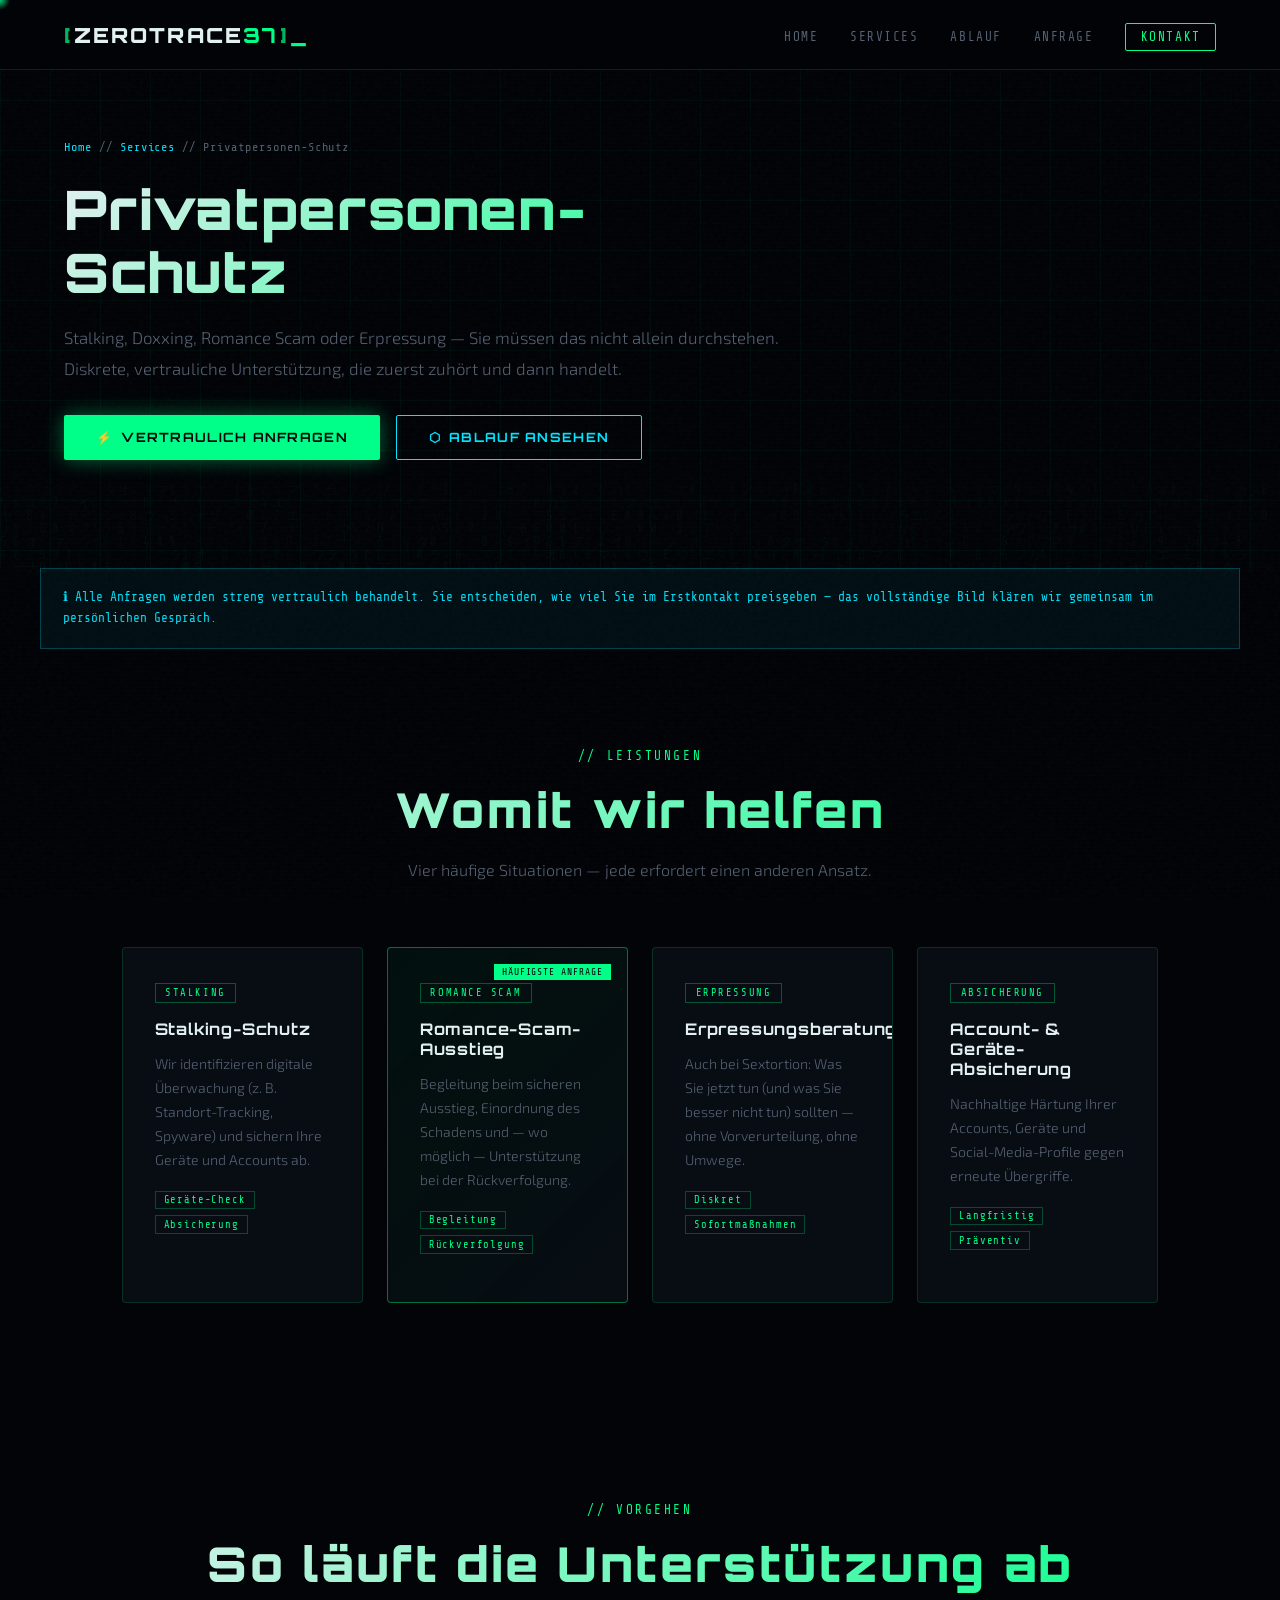
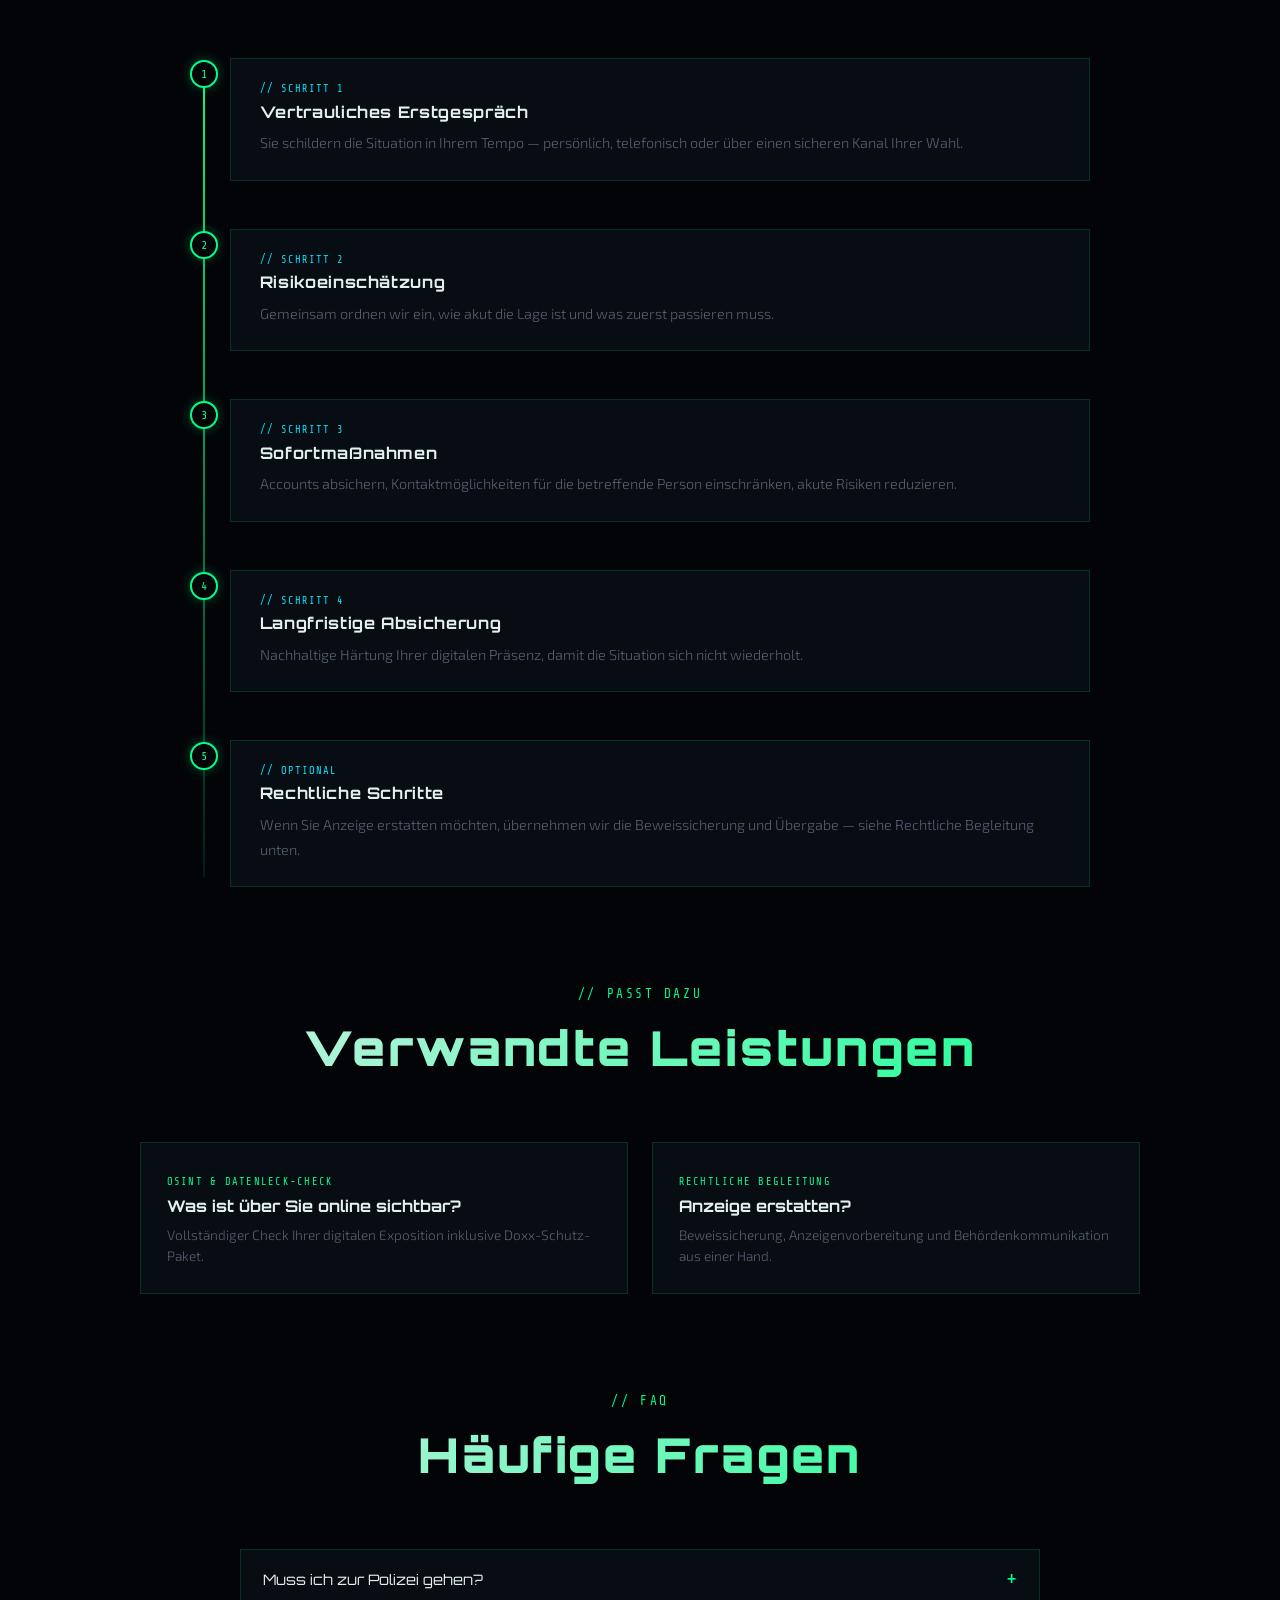
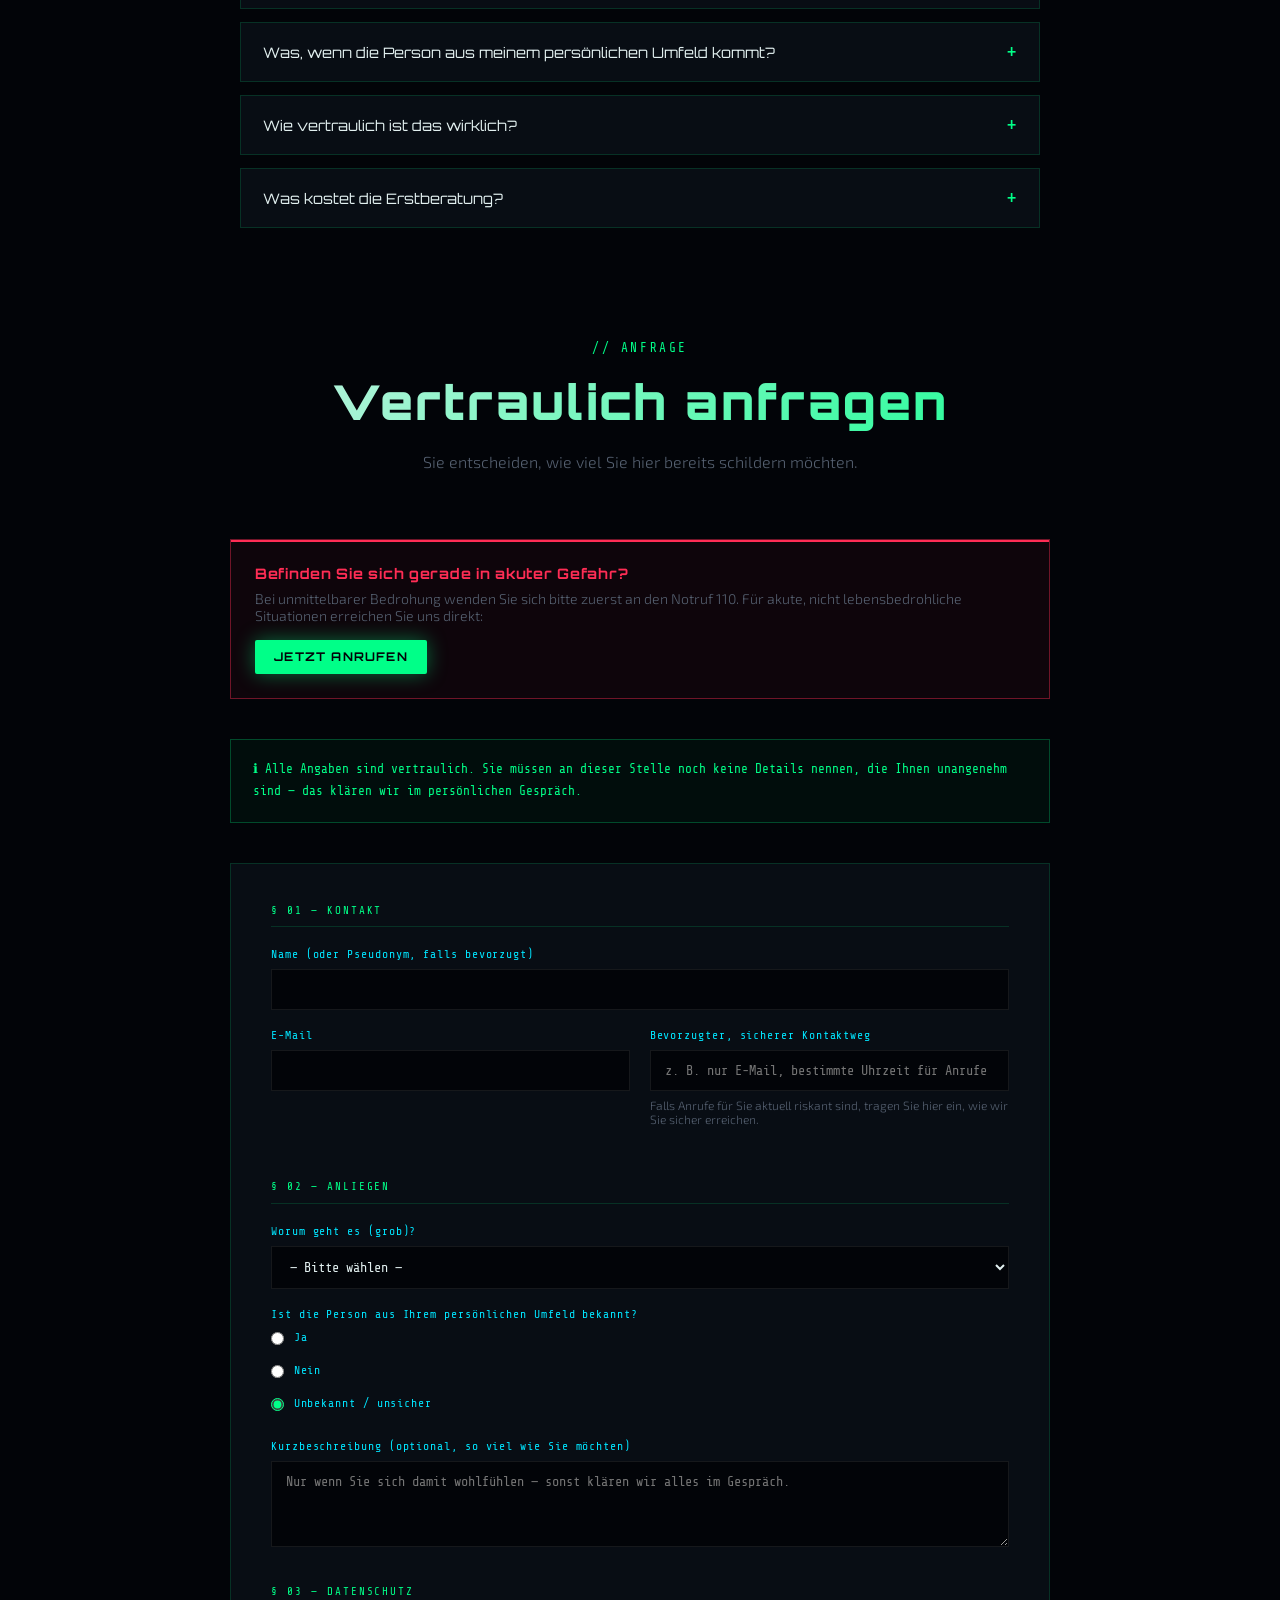
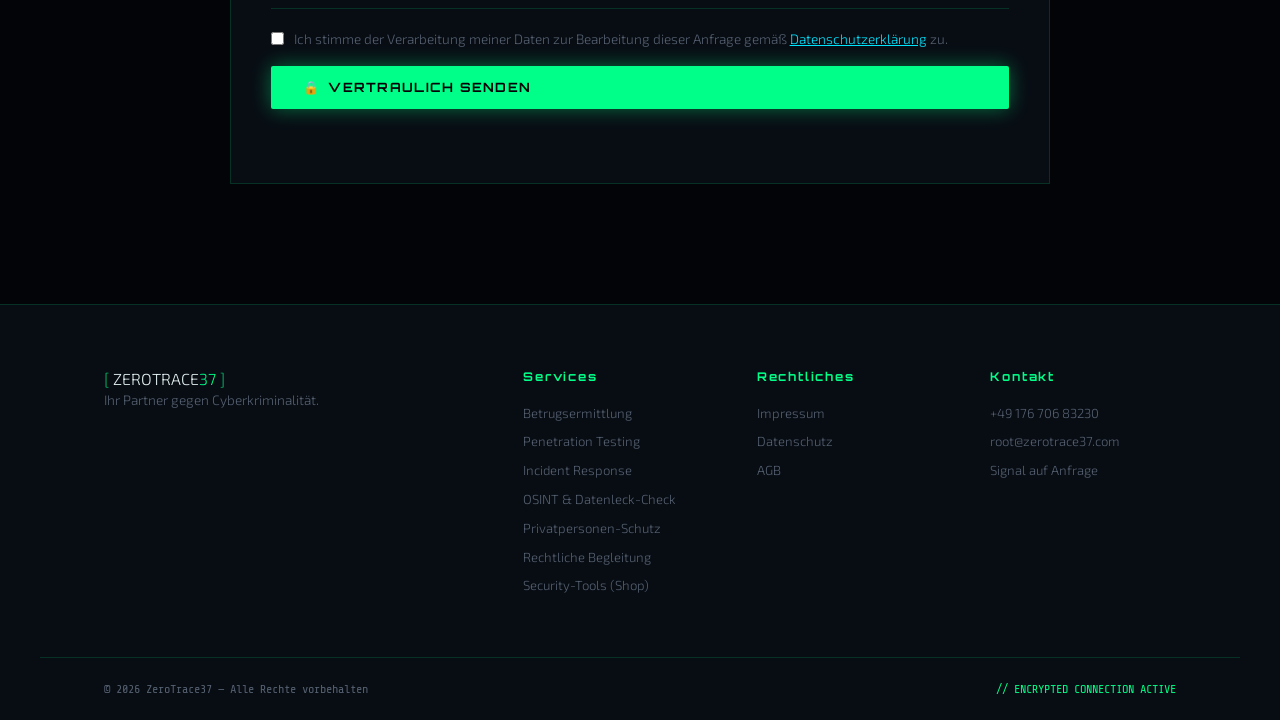
<file: privatpersonen-schutz.html>
<!DOCTYPE html>
<html lang="de">
<head>
  <!-- Google tag (gtag.js) -->
<script async src="https://www.googletagmanager.com/gtag/js?id=G-4B6MRG3KW2"></script>
<script>
  window.dataLayer = window.dataLayer || [];
  function gtag(){dataLayer.push(arguments);}
  gtag('js', new Date());
  gtag('config', 'G-4B6MRG3KW2');
</script>
<meta charset="UTF-8" />
  <meta name="viewport" content="width=device-width, initial-scale=1.0" />
  <title>Privatpersonen-Schutz — ZeroTrace37</title>
  <link rel="icon" href="/favicon.svg" type="image/svg+xml" />
  <link rel="manifest" href="/site.webmanifest" />
  <meta name="theme-color" content="#00ff88" />
  <meta name="description" content="Diskrete Unterstützung bei Stalking, Doxxing, Romance Scam und Erpressung. Vertrauliche Beratung, Sofortmaßnahmen und langfristige Absicherung." />
  <link rel="stylesheet" href="styles.css" />
  <link rel="preconnect" href="https://fonts.googleapis.com" />
  <link rel="preconnect" href="https://fonts.gstatic.com" crossorigin />
  <link href="https://fonts.googleapis.com/css2?family=Share+Tech+Mono&family=Orbitron:wght@400;700;900&family=Exo+2:wght@300;400;600&display=swap" rel="stylesheet" />
  <link rel="canonical" href="https://zerotrace37.com/privatpersonen-schutz.html" />
  <style>
    /* ===== PAGE-SPECIFIC ADDITIONS (Privatpersonen-Schutz subpage) ===== */

    .sub-hero { min-height: 55vh; padding: 140px 5% 60px; display: flex; align-items: center; position: relative; overflow: hidden; }
    .sub-hero-grid {
      position: absolute; inset: 0;
      background-image:
        linear-gradient(rgba(0,255,136,0.04) 1px, transparent 1px),
        linear-gradient(90deg, rgba(0,255,136,0.04) 1px, transparent 1px);
      background-size: 50px 50px; z-index: 0;
    }
    .sub-hero-content { position: relative; z-index: 1; max-width: 720px; }
    .breadcrumb { font-family: var(--font-mono); font-size: 0.75rem; color: var(--text-muted); letter-spacing: 0.08em; margin-bottom: 1.5rem; }
    .breadcrumb a { color: var(--neon-cyan); text-decoration: none; }
    .breadcrumb a:hover { color: var(--neon-green); }
    .sub-hero h1 {
      font-family: var(--font-display); font-size: clamp(2.1rem, 4.6vw, 3.4rem); font-weight: 900;
      letter-spacing: 0.02em; line-height: 1.15;
      background: linear-gradient(135deg, var(--text-primary) 0%, var(--neon-green) 100%);
      -webkit-background-clip: text; -webkit-text-fill-color: transparent; background-clip: text;
      margin-bottom: 1.2rem;
    }
    .sub-hero-sub { color: var(--text-muted); font-size: 1.05rem; line-height: 1.8; margin-bottom: 2rem; }

    .scope-notice {
      background: rgba(0,229,255,0.05); border: 1px solid rgba(0,229,255,0.25);
      padding: 1.1rem 1.4rem; max-width: 1200px; margin: 0 auto;
      font-family: var(--font-mono); font-size: 0.8rem; color: var(--neon-cyan); line-height: 1.7;
    }

    .box-label {
      font-family: var(--font-mono); font-size: 0.65rem; letter-spacing: 0.15em;
      color: var(--neon-green); border: 1px solid rgba(0,255,136,0.3);
      display: inline-block; padding: 0.2rem 0.6rem; margin-bottom: 1rem;
    }
    .support-grid {
      display: grid; grid-template-columns: repeat(4, 1fr); gap: 1.5rem;
      max-width: 1200px; margin: 0 auto; padding: 0 5%;
    }
    @media (max-width: 1100px) { .support-grid { grid-template-columns: 1fr 1fr; } }
    @media (max-width: 600px) { .support-grid { grid-template-columns: 1fr; } }

    /* Timeline (shared pattern) */
    .timeline-section { padding: 100px 5%; }
    .timeline { max-width: 900px; margin: 0 auto; position: relative; padding-left: 40px; }
    .timeline::before {
      content: ''; position: absolute; left: 13px; top: 10px; bottom: 10px; width: 2px;
      background: linear-gradient(to bottom, var(--neon-green), rgba(0,255,136,0.1));
    }
    .timeline-step { position: relative; padding-bottom: 3rem; opacity: 0; transform: translateX(-20px); transition: opacity 0.6s ease, transform 0.6s ease; }
    .timeline-step.visible { opacity: 1; transform: translateX(0); }
    .timeline-step:last-child { padding-bottom: 0; }
    .timeline-dot {
      position: absolute; left: -40px; top: 2px; width: 28px; height: 28px; border-radius: 50%;
      background: var(--bg-deep); border: 2px solid var(--neon-green);
      display: flex; align-items: center; justify-content: center;
      font-family: var(--font-mono); font-size: 0.75rem; color: var(--neon-green);
      box-shadow: 0 0 12px rgba(0,255,136,0.3);
    }
    .timeline-content { background: var(--bg-card); border: 1px solid var(--border); padding: 1.5rem 1.8rem; }
    .timeline-content h3 { font-family: var(--font-display); font-size: 1rem; letter-spacing: 0.04em; color: var(--text-primary); margin-bottom: 0.6rem; }
    .timeline-content p { color: var(--text-muted); font-size: 0.9rem; line-height: 1.7; }
    .timeline-phase-tag { font-family: var(--font-mono); font-size: 0.65rem; color: var(--neon-cyan); letter-spacing: 0.1em; margin-bottom: 0.4rem; display: block; }

    /* Cross-link callouts to related pages */
    .crosslink-section { padding: 0 5% 100px; }
    .crosslink-grid { display: grid; grid-template-columns: 1fr 1fr; gap: 1.5rem; max-width: 1000px; margin: 0 auto; }
    @media (max-width: 700px) { .crosslink-grid { grid-template-columns: 1fr; } }
    .crosslink-card {
      display: block; background: var(--bg-card); border: 1px solid var(--border);
      padding: 1.6rem; text-decoration: none; transition: border-color 0.3s ease, transform 0.3s ease;
    }
    .crosslink-card:hover { border-color: rgba(0,255,136,0.4); transform: translateY(-3px); }
    .crosslink-card span.cl-tag { font-family: var(--font-mono); font-size: 0.65rem; color: var(--neon-green); letter-spacing: 0.12em; }
    .crosslink-card h3 { font-family: var(--font-display); font-size: 1rem; color: var(--text-primary); margin: 0.5rem 0; }
    .crosslink-card p { color: var(--text-muted); font-size: 0.85rem; line-height: 1.6; }

    /* FAQ */
    .faq-section { padding: 0 5% 100px; }
    .faq-list { max-width: 800px; margin: 0 auto; }
    .faq-item { background: var(--bg-card); border: 1px solid var(--border); margin-bottom: 0.8rem; overflow: hidden; }
    .faq-item summary {
      font-family: var(--font-display); font-size: 0.9rem; color: var(--text-primary);
      padding: 1.1rem 1.4rem; cursor: pointer; list-style: none;
      display: flex; justify-content: space-between; align-items: center;
    }
    .faq-item summary::-webkit-details-marker { display: none; }
    .faq-item summary::after { content: '+'; color: var(--neon-green); font-size: 1.3rem; font-family: var(--font-mono); transition: transform 0.3s ease; }
    .faq-item[open] summary::after { transform: rotate(45deg); }
    .faq-item p { color: var(--text-muted); font-size: 0.88rem; line-height: 1.75; padding: 0 1.4rem 1.3rem; }

    .urgency-box { position: relative; padding: 1.5rem; border: 1px solid rgba(255,45,85,0.4); background: rgba(255,45,85,0.05); overflow: hidden; margin-bottom: 2.5rem; max-width: 1000px; margin-left: auto; margin-right: auto; }
    .urgency-pulse { position: absolute; top: 0; left: 0; right: 0; height: 2px; background: var(--neon-red); animation: urgencyPulse 1.5s ease-in-out infinite; }
    @keyframes urgencyPulse { 0%,100% { opacity: 0.5; box-shadow: none; } 50% { opacity: 1; box-shadow: 0 0 15px var(--neon-red); } }
    .urgency-box strong { font-family: var(--font-display); font-size: 0.9rem; color: var(--neon-red); letter-spacing: 0.05em; display: block; margin-bottom: 0.5rem; }
    .urgency-box p { color: var(--text-muted); font-size: 0.88rem; margin-bottom: 1rem; }

    /* ===== REQUEST FORM ===== */
    .req-section { padding: 0 5% 120px; }
    .req-wrapper { max-width: 820px; margin: 0 auto; }
    .req-notice {
      background: rgba(0,255,136,0.04); border: 1px solid rgba(0,255,136,0.25);
      padding: 1.2rem 1.4rem; margin-bottom: 2.5rem;
      font-family: var(--font-mono); font-size: 0.8rem; color: var(--neon-green); line-height: 1.7;
    }
    .req-form { background: var(--bg-card); border: 1px solid var(--border); padding: 2.5rem; }
    .req-fieldset { border: none; margin-bottom: 2.2rem; padding: 0; }
    .req-fieldset:last-of-type { margin-bottom: 0; }
    .req-legend {
      font-family: var(--font-mono); font-size: 0.68rem; color: var(--neon-green);
      letter-spacing: 0.18em; text-transform: uppercase;
      border-bottom: 1px solid var(--border); padding-bottom: 0.6rem; margin-bottom: 1.3rem;
      width: 100%; display: block;
    }
    .req-row { display: grid; grid-template-columns: 1fr 1fr; gap: 1.2rem; margin-bottom: 1.2rem; }
    .req-field { margin-bottom: 1.2rem; }
    .req-field:last-child { margin-bottom: 0; }
    .req-field label { display: block; font-family: var(--font-mono); font-size: 0.72rem; color: var(--neon-cyan); letter-spacing: 0.08em; margin-bottom: 0.5rem; }
    .req-field input[type="text"], .req-field input[type="email"], .req-field input[type="tel"], .req-field textarea, .req-field select {
      width: 100%; background: var(--bg-deep); border: 1px solid rgba(255,255,255,0.08);
      color: var(--text-primary); font-family: var(--font-mono); font-size: 0.85rem;
      padding: 0.75rem 0.9rem; outline: none; resize: vertical;
    }
    .req-field select option { background: var(--bg-card); }
    .req-field input:focus, .req-field textarea:focus, .req-field select:focus { border-color: var(--neon-green); }
    .req-hint { font-size: 0.75rem; color: var(--text-muted); margin-top: 0.4rem; }
    .req-checkbox, .req-radio { display: flex; align-items: flex-start; gap: 0.6rem; font-size: 0.85rem; color: var(--text-muted); line-height: 1.5; margin-bottom: 0.5rem; }
    .req-checkbox input, .req-radio input { margin-top: 3px; accent-color: var(--neon-green); flex-shrink: 0; }
    .req-submit { width: 100%; margin-top: 0.5rem; }
    .req-form-status { margin-top: 1rem; font-family: var(--font-mono); font-size: 0.8rem; text-align: center; min-height: 1.4em; }
    .req-form-status.ok { color: var(--neon-green); }
    .req-form-status.err { color: var(--neon-red); }

    @media (max-width: 900px) {
      .req-row { grid-template-columns: 1fr; }
      .req-form { padding: 1.5rem; }
    }
  </style>
<meta property="og:type" content="website">
<meta property="og:site_name" content="ZeroTrace37">
<meta property="og:locale" content="de_DE">
<meta property="og:title" content="Privatpersonen-Schutz — ZeroTrace37">
<meta property="og:description" content="Diskrete Unterstützung bei Stalking, Doxxing, Romance Scam und Erpressung. Vertrauliche Beratung, Sofortmaßnahmen und langfristige Absicherung.">
<meta property="og:url" content="https://zerotrace37.com/privatpersonen-schutz.html">
<meta property="og:image" content="https://zerotrace37.com/og-image.jpg">
<meta name="twitter:card" content="summary_large_image">
<script type="application/ld+json">{"@context": "https://schema.org", "@graph": [{"@type": "BreadcrumbList", "itemListElement": [{"@type": "ListItem", "position": 1, "name": "Start", "item": "https://zerotrace37.com/"}, {"@type": "ListItem", "position": 2, "name": "Privatpersonen-Schutz", "item": "https://zerotrace37.com/privatpersonen-schutz.html"}]}, {"@type": "Service", "name": "Privatpersonen-Schutz", "description": "Diskrete Unterstützung bei Stalking, Doxxing, Romance Scam und Erpressung. Vertrauliche Beratung, Sofortmaßnahmen und langfristige Absicherung.", "url": "https://zerotrace37.com/privatpersonen-schutz.html", "areaServed": {"@type": "Country", "name": "Deutschland"}, "provider": {"@type": "ProfessionalService", "@id": "https://zerotrace37.com/#organization", "name": "ZeroTrace37", "url": "https://zerotrace37.com/", "telephone": "+4917670683230"}}]}</script>
</head>
<body>

  <canvas id="matrixCanvas"></canvas>
  <div class="scanlines"></div>
  <div class="noise-overlay"></div>
  <div class="cursor-glow" id="cursorGlow"></div>

  <nav class="navbar" id="navbar">
    <a href="index.html" class="nav-logo" style="text-decoration:none;">
      <span class="logo-bracket">[</span>
      <span class="logo-text">ZEROTRACE<span class="accent">37</span></span>
      <span class="logo-bracket">]</span>
      <span class="logo-blink">_</span>
    </a>
    <ul class="nav-links">
      <li><a href="index.html#home" class="nav-link">HOME</a></li>
      <li><a href="index.html#services" class="nav-link">SERVICES</a></li>
      <li><a href="#ablauf" class="nav-link">ABLAUF</a></li>
      <li><a href="#anfrage" class="nav-link">ANFRAGE</a></li>
      <li><a href="index.html#contact" class="nav-link cta-nav">KONTAKT</a></li>
    </ul>
    <button class="hamburger" id="hamburger" aria-label="Menu">
      <span></span><span></span><span></span>
    </button>
  </nav>

  <!-- ===== SUB HERO ===== -->
  <section class="sub-hero">
    <div class="sub-hero-grid"></div>
    <div class="sub-hero-content">
      <div class="breadcrumb"><a href="index.html">Home</a> // <a href="index.html#services">Services</a> // Privatpersonen-Schutz</div>
      <h1>Privatpersonen-Schutz</h1>
      <p class="sub-hero-sub">
        Stalking, Doxxing, Romance Scam oder Erpressung — Sie müssen das nicht allein durchstehen.
        Diskrete, vertrauliche Unterstützung, die zuerst zuhört und dann handelt.
      </p>
      <div class="hero-buttons">
        <a href="#anfrage" class="btn-primary"><span class="btn-icon">⚡</span> VERTRAULICH ANFRAGEN</a>
        <a href="#ablauf" class="btn-secondary"><span class="btn-icon">⬡</span> ABLAUF ANSEHEN</a>
      </div>
    </div>
  </section>

  <div class="scope-notice">
    ℹ Alle Anfragen werden streng vertraulich behandelt. Sie entscheiden, wie viel Sie im Erstkontakt
    preisgeben — das vollständige Bild klären wir gemeinsam im persönlichen Gespräch.
  </div>

  <!-- ===== SUPPORT TYPES ===== -->
  <section class="services">
    <div class="section-header">
      <div class="section-tag">// LEISTUNGEN</div>
      <h2 class="section-title">Womit wir helfen</h2>
      <p class="section-sub">Vier häufige Situationen — jede erfordert einen anderen Ansatz.</p>
    </div>
    <div class="support-grid">

      <div class="service-card" data-delay="0">
        <div class="card-glow"></div>
        <span class="box-label">STALKING</span>
        <h3>Stalking-Schutz</h3>
        <p>Wir identifizieren digitale Überwachung (z. B. Standort-Tracking, Spyware) und sichern Ihre Geräte und Accounts ab.</p>
        <div class="card-tags"><span>Geräte-Check</span><span>Absicherung</span></div>
      </div>

      <div class="service-card featured" data-delay="100">
        <div class="card-glow"></div>
        <div class="featured-badge">HÄUFIGSTE ANFRAGE</div>
        <span class="box-label">ROMANCE SCAM</span>
        <h3>Romance-Scam-Ausstieg</h3>
        <p>Begleitung beim sicheren Ausstieg, Einordnung des Schadens und — wo möglich — Unterstützung bei der Rückverfolgung.</p>
        <div class="card-tags"><span>Begleitung</span><span>Rückverfolgung</span></div>
      </div>

      <div class="service-card" data-delay="200">
        <div class="card-glow"></div>
        <span class="box-label">ERPRESSUNG</span>
        <h3>Erpressungsberatung</h3>
        <p>Auch bei Sextortion: Was Sie jetzt tun (und was Sie besser nicht tun) sollten — ohne Vorverurteilung, ohne Umwege.</p>
        <div class="card-tags"><span>Diskret</span><span>Sofortmaßnahmen</span></div>
      </div>

      <div class="service-card" data-delay="300">
        <div class="card-glow"></div>
        <span class="box-label">ABSICHERUNG</span>
        <h3>Account- & Geräte-Absicherung</h3>
        <p>Nachhaltige Härtung Ihrer Accounts, Geräte und Social-Media-Profile gegen erneute Übergriffe.</p>
        <div class="card-tags"><span>Langfristig</span><span>Präventiv</span></div>
      </div>

    </div>
  </section>

  <!-- ===== PROCESS TIMELINE ===== -->
  <section class="timeline-section" id="ablauf">
    <div class="section-header">
      <div class="section-tag">// VORGEHEN</div>
      <h2 class="section-title">So läuft die Unterstützung ab</h2>
    </div>
    <div class="timeline">
      <div class="timeline-step">
        <div class="timeline-dot">1</div>
        <div class="timeline-content">
          <span class="timeline-phase-tag">// SCHRITT 1</span>
          <h3>Vertrauliches Erstgespräch</h3>
          <p>Sie schildern die Situation in Ihrem Tempo — persönlich, telefonisch oder über einen sicheren Kanal Ihrer Wahl.</p>
        </div>
      </div>
      <div class="timeline-step">
        <div class="timeline-dot">2</div>
        <div class="timeline-content">
          <span class="timeline-phase-tag">// SCHRITT 2</span>
          <h3>Risikoeinschätzung</h3>
          <p>Gemeinsam ordnen wir ein, wie akut die Lage ist und was zuerst passieren muss.</p>
        </div>
      </div>
      <div class="timeline-step">
        <div class="timeline-dot">3</div>
        <div class="timeline-content">
          <span class="timeline-phase-tag">// SCHRITT 3</span>
          <h3>Sofortmaßnahmen</h3>
          <p>Accounts absichern, Kontaktmöglichkeiten für die betreffende Person einschränken, akute Risiken reduzieren.</p>
        </div>
      </div>
      <div class="timeline-step">
        <div class="timeline-dot">4</div>
        <div class="timeline-content">
          <span class="timeline-phase-tag">// SCHRITT 4</span>
          <h3>Langfristige Absicherung</h3>
          <p>Nachhaltige Härtung Ihrer digitalen Präsenz, damit die Situation sich nicht wiederholt.</p>
        </div>
      </div>
      <div class="timeline-step">
        <div class="timeline-dot">5</div>
        <div class="timeline-content">
          <span class="timeline-phase-tag">// OPTIONAL</span>
          <h3>Rechtliche Schritte</h3>
          <p>Wenn Sie Anzeige erstatten möchten, übernehmen wir die Beweissicherung und Übergabe — siehe Rechtliche Begleitung unten.</p>
        </div>
      </div>
    </div>
  </section>

  <!-- ===== CROSS-LINKS TO RELATED SERVICES ===== -->
  <section class="crosslink-section">
    <div class="section-header">
      <div class="section-tag">// PASST DAZU</div>
      <h2 class="section-title">Verwandte Leistungen</h2>
    </div>
    <div class="crosslink-grid">
      <a href="osint-leak-check.html" class="crosslink-card">
        <span class="cl-tag">OSINT & DATENLECK-CHECK</span>
        <h3>Was ist über Sie online sichtbar?</h3>
        <p>Vollständiger Check Ihrer digitalen Exposition inklusive Doxx-Schutz-Paket.</p>
      </a>
      <a href="rechtliche-begleitung.html" class="crosslink-card">
        <span class="cl-tag">RECHTLICHE BEGLEITUNG</span>
        <h3>Anzeige erstatten?</h3>
        <p>Beweissicherung, Anzeigenvorbereitung und Behördenkommunikation aus einer Hand.</p>
      </a>
    </div>
  </section>

  <!-- ===== FAQ ===== -->
  <section class="faq-section">
    <div class="section-header">
      <div class="section-tag">// FAQ</div>
      <h2 class="section-title">Häufige Fragen</h2>
    </div>
    <div class="faq-list">
      <details class="faq-item">
        <summary>Muss ich zur Polizei gehen?</summary>
        <p>Nein, das ist Ihre Entscheidung. Wir unterstützen Sie unabhängig davon — und begleiten Sie bei Bedarf auch bei diesem Schritt, siehe <a href="rechtliche-begleitung.html" style="color:var(--neon-cyan);">Rechtliche Begleitung</a>.</p>
      </details>
      <details class="faq-item">
        <summary>Was, wenn die Person aus meinem persönlichen Umfeld kommt?</summary>
        <p>Das ist häufig der Fall und erfordert besondere Sensibilität — wir passen unser Vorgehen entsprechend an, gerade bei Themen wie Sicherheit im eigenen Zuhause oder Umfeld.</p>
      </details>
      <details class="faq-item">
        <summary>Wie vertraulich ist das wirklich?</summary>
        <p>Strengste Vertraulichkeit ist die Grundvoraussetzung unserer Arbeit in diesem Bereich. Details in unserer <a href="datenschutz.html" style="color:var(--neon-cyan);">Datenschutzerklärung</a>.</p>
      </details>
      <details class="faq-item">
        <summary>Was kostet die Erstberatung?</summary>
        <p>Das vertrauliche Erstgespräch dient der Einordnung Ihrer Situation. Konkrete Kosten für weitere Schritte besprechen wir transparent, bevor etwas kostenpflichtig wird.</p>
      </details>
    </div>
  </section>

  <!-- ===== REQUEST FORM ===== -->
  <section class="req-section" id="anfrage">
    <div class="section-header">
      <div class="section-tag">// ANFRAGE</div>
      <h2 class="section-title">Vertraulich anfragen</h2>
      <p class="section-sub">Sie entscheiden, wie viel Sie hier bereits schildern möchten.</p>
    </div>

    <div class="req-wrapper">

      <div class="urgency-box">
        <div class="urgency-pulse"></div>
        <strong>Befinden Sie sich gerade in akuter Gefahr?</strong>
        <p>Bei unmittelbarer Bedrohung wenden Sie sich bitte zuerst an den Notruf 110. Für akute, nicht lebensbedrohliche Situationen erreichen Sie uns direkt:</p>
        <a href="tel:+4917670683230" class="btn-primary btn-small">JETZT ANRUFEN</a>
      </div>

      <div class="req-notice">
        ℹ Alle Angaben sind vertraulich. Sie müssen an dieser Stelle noch keine Details nennen, die Ihnen unangenehm sind — das klären wir im persönlichen Gespräch.
      </div>

      <!--
        SETUP: Diese Form sendet per Formspree (kostenlos) an deine E-Mail.
        1. Auf https://formspree.io kostenlos registrieren
        2. Neues Formular anlegen, deine E-Mail-Adresse bestätigen
        3. Die Formular-ID (z.B. "abcdwxyz") aus der Formspree-URL kopieren
        4. Unten "DEINE-FORMSPREE-ID" durch diese ID ersetzen
      -->
      <form class="req-form" id="reqForm" action="https://formspree.io/f/xdawolnz" method="POST">

        <fieldset class="req-fieldset">
          <legend class="req-legend">§ 01 — Kontakt</legend>
          <div class="req-field">
            <label for="name">Name (oder Pseudonym, falls bevorzugt)</label>
            <input type="text" id="name" name="Name" required />
          </div>
          <div class="req-row">
            <div class="req-field">
              <label for="email">E-Mail</label>
              <input type="email" id="email" name="Email" required />
            </div>
            <div class="req-field">
              <label for="kontaktweg">Bevorzugter, sicherer Kontaktweg</label>
              <input type="text" id="kontaktweg" name="Bevorzugter_Kontaktweg" placeholder="z. B. nur E-Mail, bestimmte Uhrzeit für Anrufe" />
              <p class="req-hint">Falls Anrufe für Sie aktuell riskant sind, tragen Sie hier ein, wie wir Sie sicher erreichen.</p>
            </div>
          </div>
        </fieldset>

        <fieldset class="req-fieldset">
          <legend class="req-legend">§ 02 — Anliegen</legend>
          <div class="req-field">
            <label for="art">Worum geht es (grob)?</label>
            <select id="art" name="Art_des_Anliegens" required>
              <option value="" disabled selected>— Bitte wählen —</option>
              <option>Stalking</option>
              <option>Doxxing</option>
              <option>Romance Scam</option>
              <option>Erpressung / Sextortion</option>
              <option>Sonstiges</option>
            </select>
          </div>
          <div class="req-field">
            <label>Ist die Person aus Ihrem persönlichen Umfeld bekannt?</label>
            <div class="req-radio"><input type="radio" name="Taeter_bekannt" value="Ja" id="tb1" /><label for="tb1">Ja</label></div>
            <div class="req-radio"><input type="radio" name="Taeter_bekannt" value="Nein" id="tb2" /><label for="tb2">Nein</label></div>
            <div class="req-radio"><input type="radio" name="Taeter_bekannt" value="Unbekannt / unsicher" id="tb3" checked /><label for="tb3">Unbekannt / unsicher</label></div>
          </div>
          <div class="req-field">
            <label for="beschreibung">Kurzbeschreibung (optional, so viel wie Sie möchten)</label>
            <textarea id="beschreibung" name="Beschreibung" rows="4" placeholder="Nur wenn Sie sich damit wohlfühlen — sonst klären wir alles im Gespräch."></textarea>
          </div>
        </fieldset>

        <fieldset class="req-fieldset">
          <legend class="req-legend">§ 03 — Datenschutz</legend>
          <div class="req-checkbox">
            <input type="checkbox" id="dsgvo" name="DSGVO_Zustimmung" value="Ja" required />
            <label for="dsgvo">Ich stimme der Verarbeitung meiner Daten zur Bearbeitung dieser Anfrage gemäß <a href="datenschutz.html" style="color:var(--neon-cyan);">Datenschutzerklärung</a> zu.</label>
          </div>
        </fieldset>

        <button type="submit" class="btn-primary req-submit">
          <span class="btn-icon">🔒</span> VERTRAULICH SENDEN
        </button>
        <p class="req-form-status" id="reqStatus"></p>
      </form>
    </div>
  </section>

  <!-- ===== FOOTER ===== -->
  <footer class="footer">
    <div class="footer-top">
      <div class="footer-brand">
        <span class="logo-bracket">[</span>
        <span class="logo-text">ZEROTRACE<span class="accent">37</span></span>
        <span class="logo-bracket">]</span>
        <p>Ihr Partner gegen Cyberkriminalität.</p>
      </div>
      <div class="footer-links">
        <h4>Services</h4>
        <a href="index.html#services">Betrugsermittlung</a>
        <a href="penetration-testing.html">Penetration Testing</a>
        <a href="incident-response.html">Incident Response</a>
        <a href="osint-leak-check.html">OSINT & Datenleck-Check</a>
        <a href="privatpersonen-schutz.html">Privatpersonen-Schutz</a>
        <a href="rechtliche-begleitung.html">Rechtliche Begleitung</a>
        <a href="https://tracekeeper.gumroad.com" target="_blank" rel="noopener">Security-Tools (Shop)</a>
      </div>
      <div class="footer-links">
        <h4>Rechtliches</h4>
        <a href="impressum.html">Impressum</a>
        <a href="datenschutz.html">Datenschutz</a>
        <a href="agb.html">AGB</a>
      </div>
      <div class="footer-links">
        <h4>Kontakt</h4>
        <a href="tel:+4917670683230">+49 176 706 83230</a>
        <a href="mailto:root@zerotrace37.com">root@zerotrace37.com</a>
        <a href="index.html#contact">Signal auf Anfrage</a>
      </div>
    </div>
    <div class="footer-bottom">
      <span>© 2026 ZeroTrace37 — Alle Rechte vorbehalten</span>
      <span class="footer-code">// ENCRYPTED CONNECTION ACTIVE</span>
    </div>
  </footer>

  <script src="script.js"></script>
  <script>
    (function () {
      var steps = document.querySelectorAll('.timeline-step');
      var io = new IntersectionObserver(function (entries) {
        entries.forEach(function (entry) {
          if (entry.isIntersecting) entry.target.classList.add('visible');
        });
      }, { threshold: 0.2 });
      steps.forEach(function (s) { io.observe(s); });
    })();

    (function () {
      var form = document.getElementById('reqForm');
      var status = document.getElementById('reqStatus');
      if (!form) return;
      form.addEventListener('submit', function (e) {
        e.preventDefault();
        var data = new FormData(form);
        status.textContent = 'Wird verschlüsselt übermittelt...';
        status.className = 'req-form-status';
        fetch(form.action, {
          method: 'POST',
          body: data,
          headers: { 'Accept': 'application/json' }
        }).then(function (response) {
          if (response.ok) {
            status.textContent = '✓ Anfrage übermittelt. Wir melden uns kurzfristig.';
            status.className = 'req-form-status ok';
            form.reset();
          } else {
            status.textContent = '✗ Übermittlung fehlgeschlagen. Bitte per E-Mail an root@zerotrace37.com senden.';
            status.className = 'req-form-status err';
          }
        }).catch(function () {
          status.textContent = '✗ Verbindungsfehler. Bitte per E-Mail an root@zerotrace37.com senden.';
          status.className = 'req-form-status err';
        });
      });
    })();
  </script>
</body>
</html>
</file>
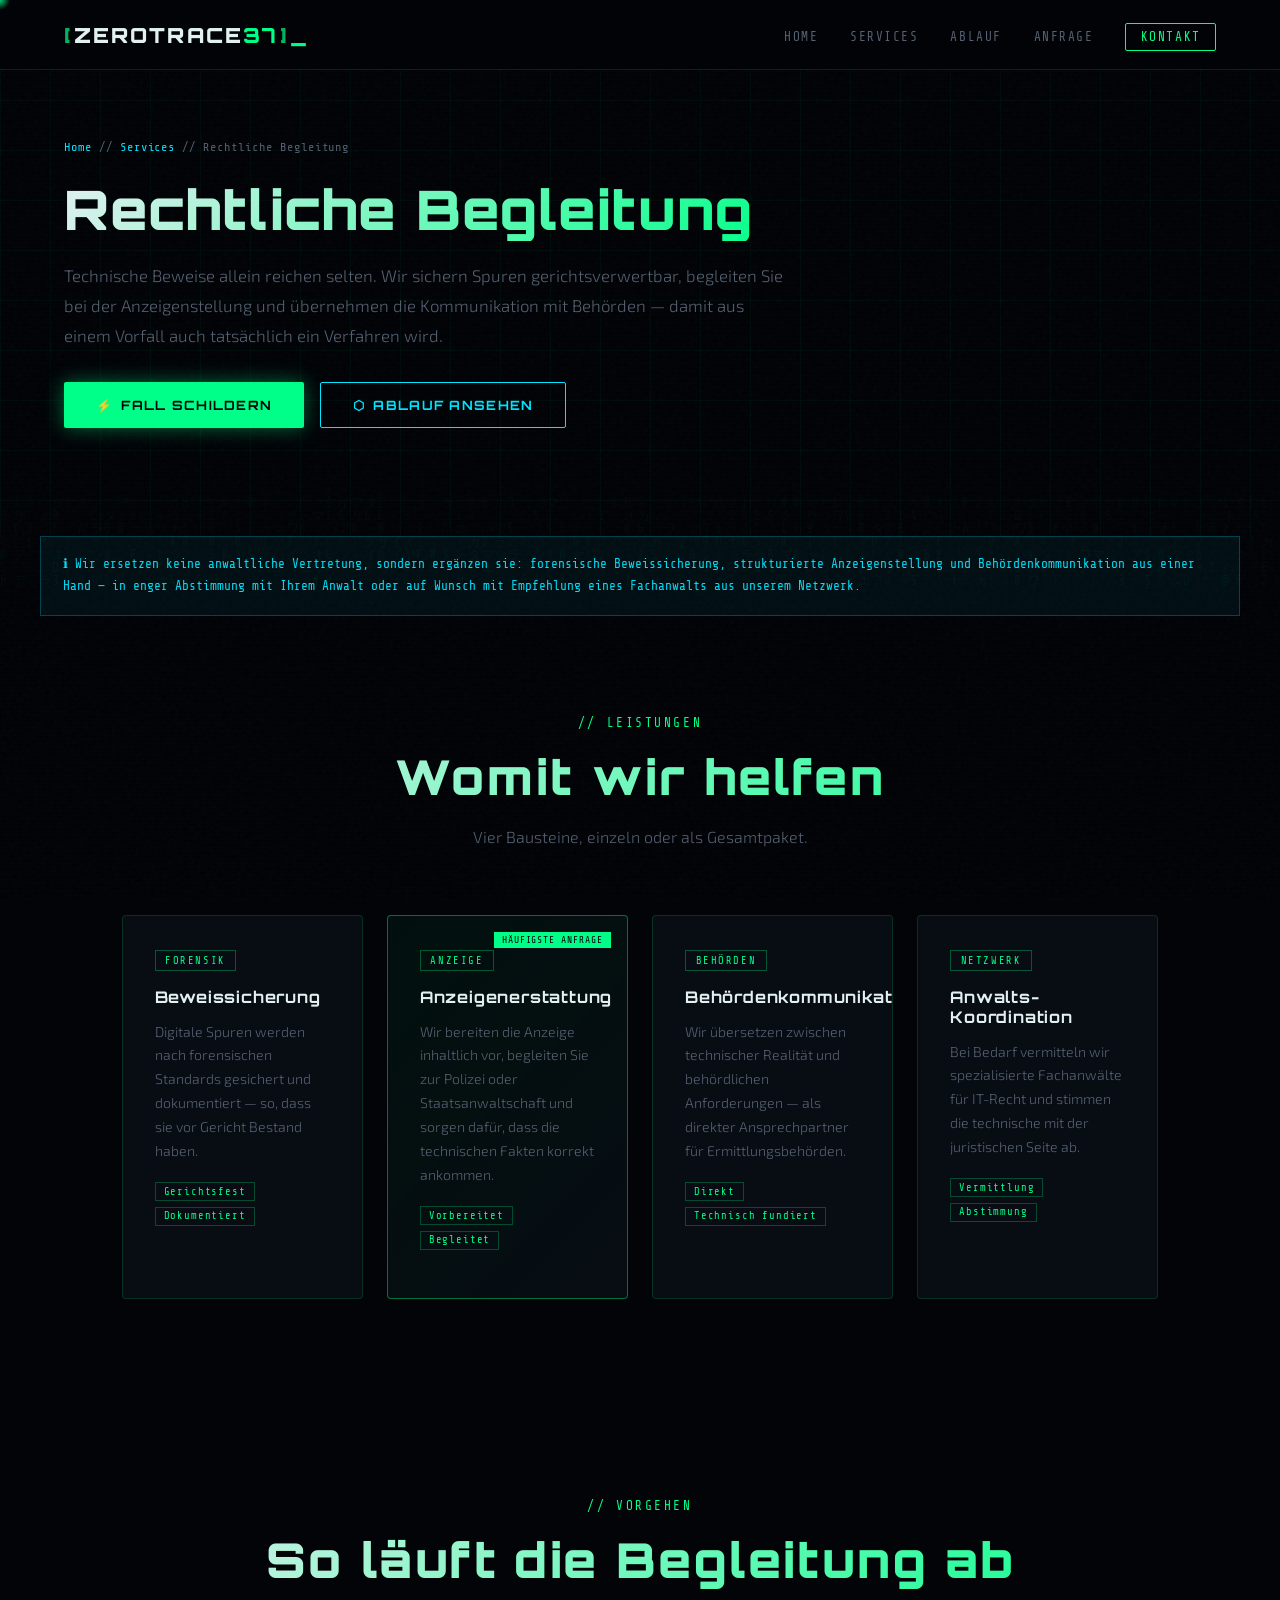
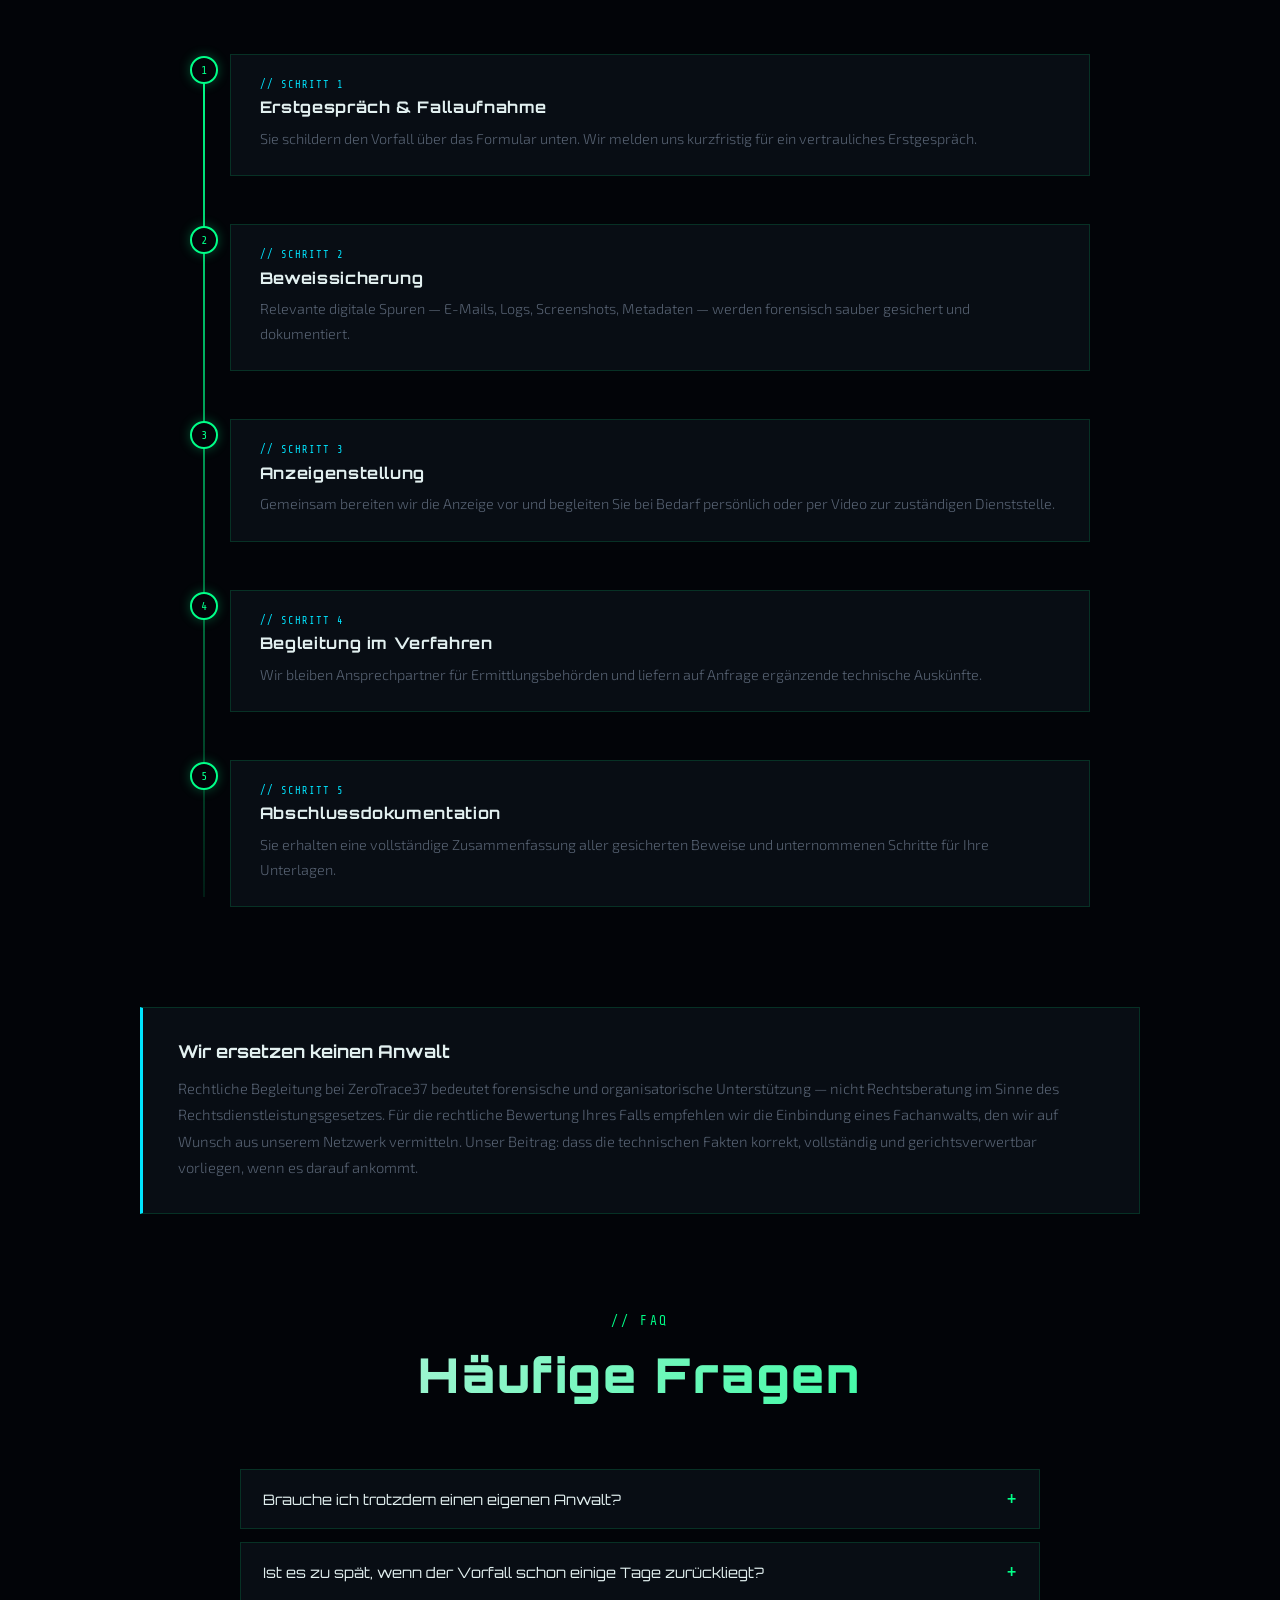
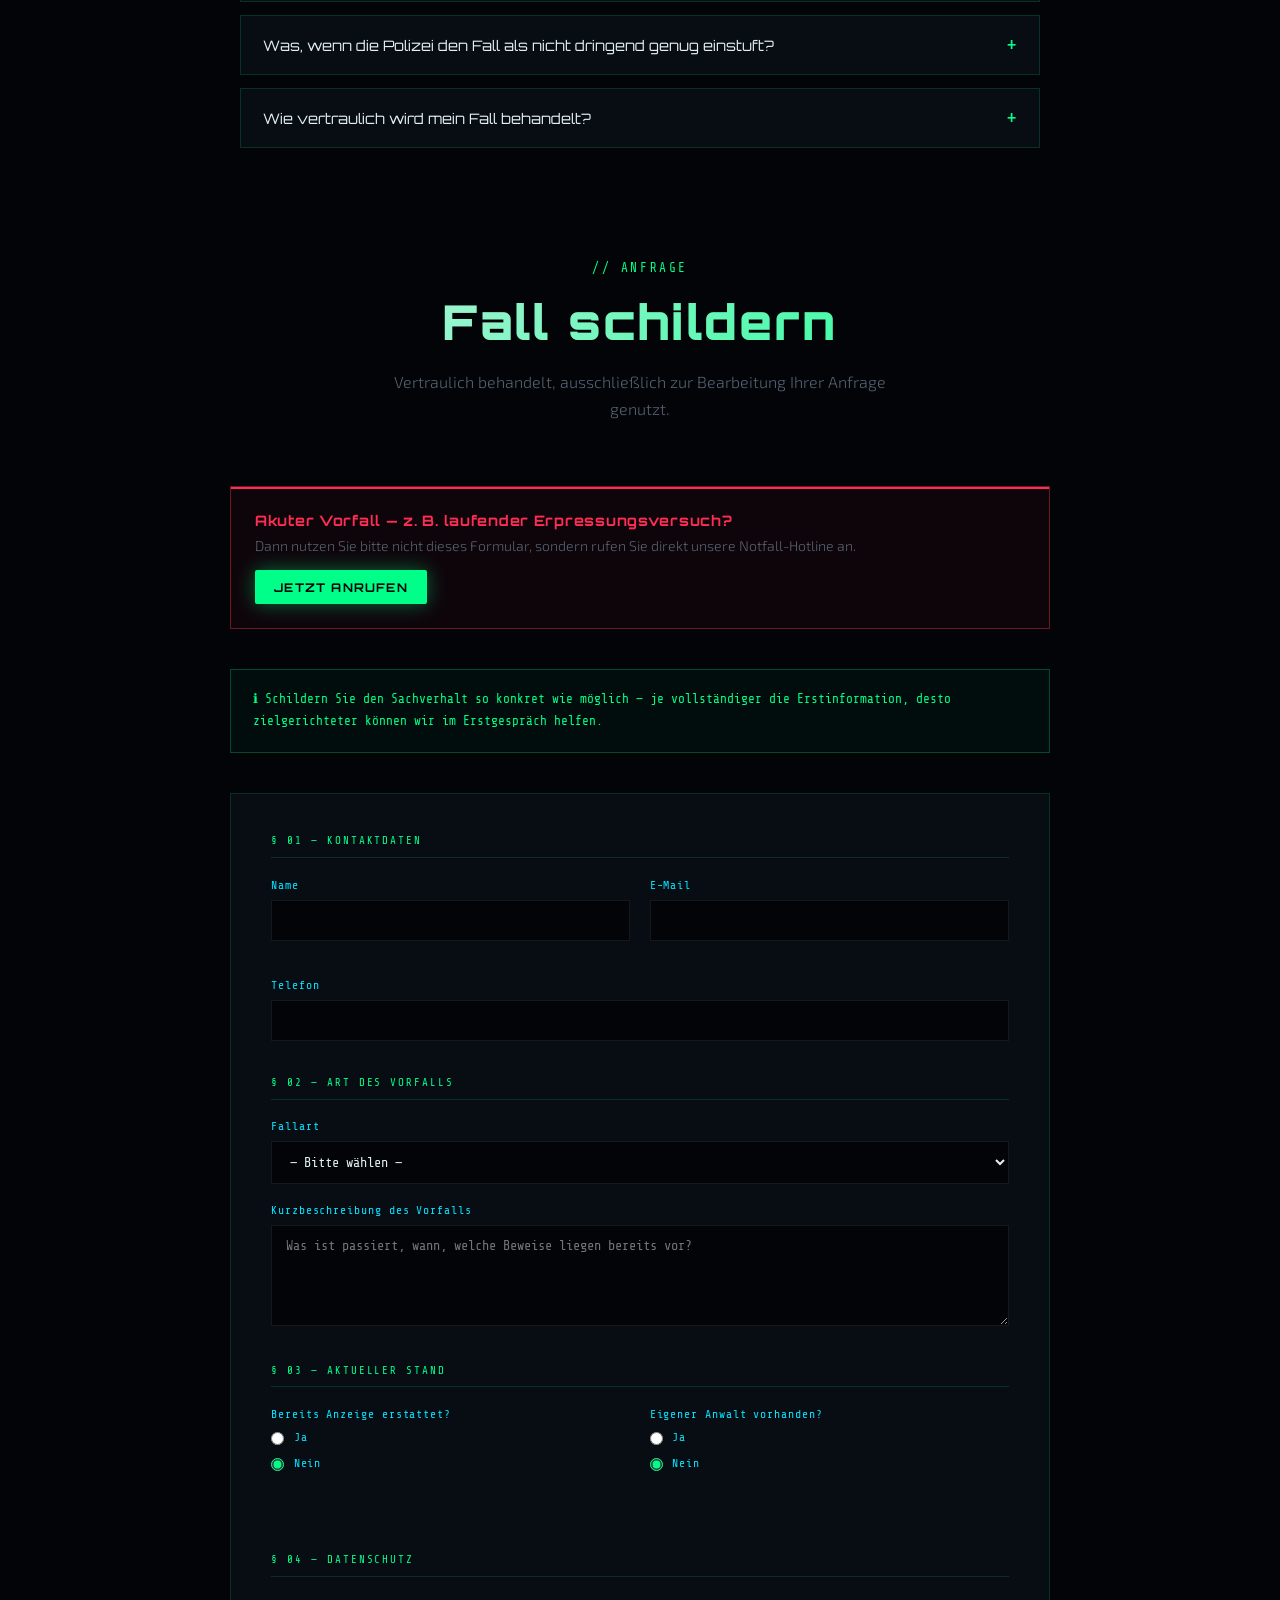
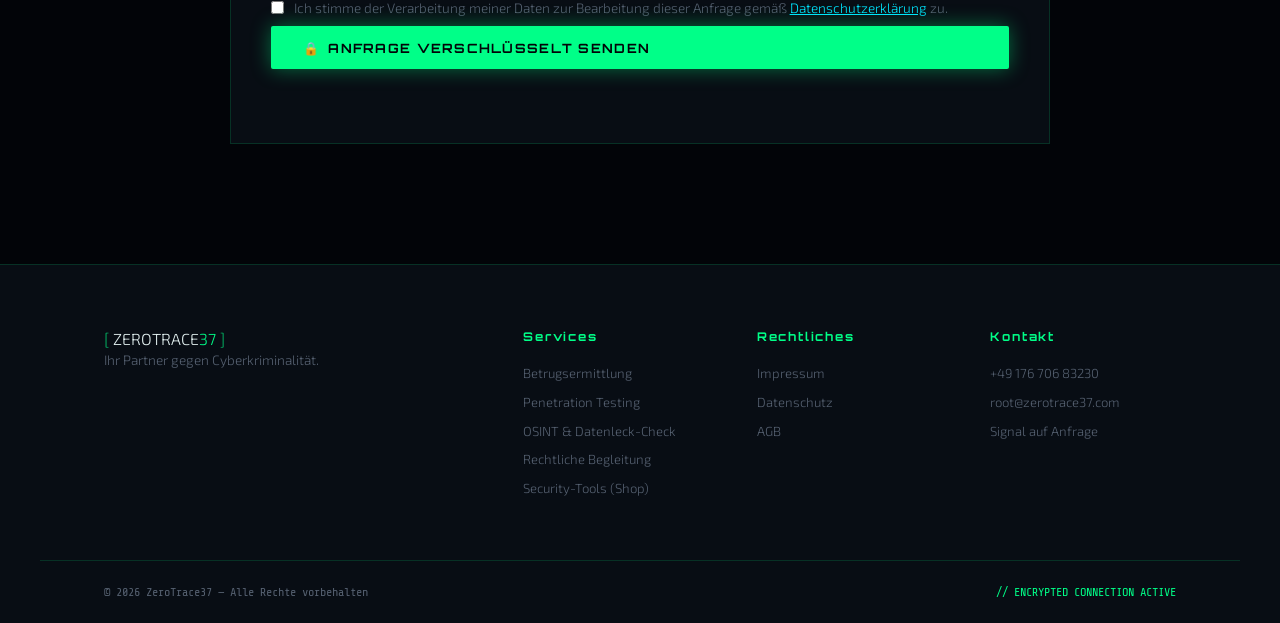
<file: rechtliche-begleitung.html>
<!DOCTYPE html>
<html lang="de">
<head>
  <!-- Google tag (gtag.js) -->
<script async src="https://www.googletagmanager.com/gtag/js?id=G-4B6MRG3KW2"></script>
<script>
  window.dataLayer = window.dataLayer || [];
  function gtag(){dataLayer.push(arguments);}
  gtag('js', new Date());
  gtag('config', 'G-4B6MRG3KW2');
</script>
<meta charset="UTF-8" />
  <meta name="viewport" content="width=device-width, initial-scale=1.0" />
  <title>Rechtliche Begleitung — ZeroTrace37</title>
  <link rel="icon" href="/favicon.svg" type="image/svg+xml" />
  <link rel="manifest" href="/site.webmanifest" />
  <meta name="theme-color" content="#00ff88" />
  <meta name="description" content="Beweissicherung nach juristischen Standards, Unterstützung bei Anzeigenstellung und Behördenkommunikation bei Cyberkriminalität. Deutschlandweit, vertraulich." />
  <link rel="stylesheet" href="styles.css" />
  <link rel="preconnect" href="https://fonts.googleapis.com" />
  <link rel="preconnect" href="https://fonts.gstatic.com" crossorigin />
  <link href="https://fonts.googleapis.com/css2?family=Share+Tech+Mono&family=Orbitron:wght@400;700;900&family=Exo+2:wght@300;400;600&display=swap" rel="stylesheet" />
  <link rel="canonical" href="https://zerotrace37.com/rechtliche-begleitung.html" />
<style>
    /* ===== PAGE-SPECIFIC ADDITIONS (Rechtliche Begleitung subpage) ===== */

    .sub-hero { min-height: 55vh; padding: 140px 5% 60px; display: flex; align-items: center; position: relative; overflow: hidden; }
    .sub-hero-grid {
      position: absolute; inset: 0;
      background-image:
        linear-gradient(rgba(0,255,136,0.04) 1px, transparent 1px),
        linear-gradient(90deg, rgba(0,255,136,0.04) 1px, transparent 1px);
      background-size: 50px 50px; z-index: 0;
    }
    .sub-hero-content { position: relative; z-index: 1; max-width: 720px; }
    .breadcrumb { font-family: var(--font-mono); font-size: 0.75rem; color: var(--text-muted); letter-spacing: 0.08em; margin-bottom: 1.5rem; }
    .breadcrumb a { color: var(--neon-cyan); text-decoration: none; }
    .breadcrumb a:hover { color: var(--neon-green); }
    .sub-hero h1 {
      font-family: var(--font-display); font-size: clamp(2.1rem, 4.6vw, 3.4rem); font-weight: 900;
      letter-spacing: 0.02em; line-height: 1.15;
      background: linear-gradient(135deg, var(--text-primary) 0%, var(--neon-green) 100%);
      -webkit-background-clip: text; -webkit-text-fill-color: transparent; background-clip: text;
      margin-bottom: 1.2rem;
    }
    .sub-hero-sub { color: var(--text-muted); font-size: 1.05rem; line-height: 1.8; margin-bottom: 2rem; }

    .scope-notice {
      background: rgba(0,229,255,0.05); border: 1px solid rgba(0,229,255,0.25);
      padding: 1.1rem 1.4rem; max-width: 1200px; margin: 0 auto;
      font-family: var(--font-mono); font-size: 0.8rem; color: var(--neon-cyan); line-height: 1.7;
    }

    .box-label {
      font-family: var(--font-mono); font-size: 0.65rem; letter-spacing: 0.15em;
      color: var(--neon-green); border: 1px solid rgba(0,255,136,0.3);
      display: inline-block; padding: 0.2rem 0.6rem; margin-bottom: 1rem;
    }
    .support-grid {
      display: grid; grid-template-columns: repeat(4, 1fr); gap: 1.5rem;
      max-width: 1200px; margin: 0 auto; padding: 0 5%;
    }
    @media (max-width: 1100px) { .support-grid { grid-template-columns: 1fr 1fr; } }
    @media (max-width: 600px) { .support-grid { grid-template-columns: 1fr; } }

    /* Timeline (shared pattern) */
    .timeline-section { padding: 100px 5%; }
    .timeline { max-width: 900px; margin: 0 auto; position: relative; padding-left: 40px; }
    .timeline::before {
      content: ''; position: absolute; left: 13px; top: 10px; bottom: 10px; width: 2px;
      background: linear-gradient(to bottom, var(--neon-green), rgba(0,255,136,0.1));
    }
    .timeline-step { position: relative; padding-bottom: 3rem; opacity: 0; transform: translateX(-20px); transition: opacity 0.6s ease, transform 0.6s ease; }
    .timeline-step.visible { opacity: 1; transform: translateX(0); }
    .timeline-step:last-child { padding-bottom: 0; }
    .timeline-dot {
      position: absolute; left: -40px; top: 2px; width: 28px; height: 28px; border-radius: 50%;
      background: var(--bg-deep); border: 2px solid var(--neon-green);
      display: flex; align-items: center; justify-content: center;
      font-family: var(--font-mono); font-size: 0.75rem; color: var(--neon-green);
      box-shadow: 0 0 12px rgba(0,255,136,0.3);
    }
    .timeline-content { background: var(--bg-card); border: 1px solid var(--border); padding: 1.5rem 1.8rem; }
    .timeline-content h3 { font-family: var(--font-display); font-size: 1rem; letter-spacing: 0.04em; color: var(--text-primary); margin-bottom: 0.6rem; }
    .timeline-content p { color: var(--text-muted); font-size: 0.9rem; line-height: 1.7; }
    .timeline-phase-tag { font-family: var(--font-mono); font-size: 0.65rem; color: var(--neon-cyan); letter-spacing: 0.1em; margin-bottom: 0.4rem; display: block; }

    /* Clarity box: "we don't replace a lawyer" — important trust signal */
    .clarity-section { padding: 0 5% 100px; }
    .clarity-wrapper {
      max-width: 1000px; margin: 0 auto;
      background: var(--bg-card); border: 1px solid var(--border); border-left: 3px solid var(--neon-cyan);
      padding: 2rem 2.2rem;
    }
    .clarity-wrapper h2 { font-family: var(--font-display); font-size: 1.1rem; color: var(--text-primary); margin-bottom: 0.8rem; }
    .clarity-wrapper p { color: var(--text-muted); font-size: 0.92rem; line-height: 1.8; }

    /* FAQ */
    .faq-section { padding: 0 5% 100px; }
    .faq-list { max-width: 800px; margin: 0 auto; }
    .faq-item { background: var(--bg-card); border: 1px solid var(--border); margin-bottom: 0.8rem; overflow: hidden; }
    .faq-item summary {
      font-family: var(--font-display); font-size: 0.9rem; color: var(--text-primary);
      padding: 1.1rem 1.4rem; cursor: pointer; list-style: none;
      display: flex; justify-content: space-between; align-items: center;
    }
    .faq-item summary::-webkit-details-marker { display: none; }
    .faq-item summary::after { content: '+'; color: var(--neon-green); font-size: 1.3rem; font-family: var(--font-mono); transition: transform 0.3s ease; }
    .faq-item[open] summary::after { transform: rotate(45deg); }
    .faq-item p { color: var(--text-muted); font-size: 0.88rem; line-height: 1.75; padding: 0 1.4rem 1.3rem; }

    .urgency-box { position: relative; padding: 1.5rem; border: 1px solid rgba(255,45,85,0.4); background: rgba(255,45,85,0.05); overflow: hidden; margin-bottom: 2.5rem; max-width: 1000px; margin-left: auto; margin-right: auto; }
    .urgency-pulse { position: absolute; top: 0; left: 0; right: 0; height: 2px; background: var(--neon-red); animation: urgencyPulse 1.5s ease-in-out infinite; }
    @keyframes urgencyPulse { 0%,100% { opacity: 0.5; box-shadow: none; } 50% { opacity: 1; box-shadow: 0 0 15px var(--neon-red); } }
    .urgency-box strong { font-family: var(--font-display); font-size: 0.9rem; color: var(--neon-red); letter-spacing: 0.05em; display: block; margin-bottom: 0.5rem; }
    .urgency-box p { color: var(--text-muted); font-size: 0.88rem; margin-bottom: 1rem; }

    /* ===== REQUEST FORM ===== */
    .req-section { padding: 0 5% 120px; }
    .req-wrapper { max-width: 820px; margin: 0 auto; }
    .req-notice {
      background: rgba(0,255,136,0.04); border: 1px solid rgba(0,255,136,0.25);
      padding: 1.2rem 1.4rem; margin-bottom: 2.5rem;
      font-family: var(--font-mono); font-size: 0.8rem; color: var(--neon-green); line-height: 1.7;
    }
    .req-form { background: var(--bg-card); border: 1px solid var(--border); padding: 2.5rem; }
    .req-fieldset { border: none; margin-bottom: 2.2rem; padding: 0; }
    .req-fieldset:last-of-type { margin-bottom: 0; }
    .req-legend {
      font-family: var(--font-mono); font-size: 0.68rem; color: var(--neon-green);
      letter-spacing: 0.18em; text-transform: uppercase;
      border-bottom: 1px solid var(--border); padding-bottom: 0.6rem; margin-bottom: 1.3rem;
      width: 100%; display: block;
    }
    .req-row { display: grid; grid-template-columns: 1fr 1fr; gap: 1.2rem; margin-bottom: 1.2rem; }
    .req-field { margin-bottom: 1.2rem; }
    .req-field:last-child { margin-bottom: 0; }
    .req-field label { display: block; font-family: var(--font-mono); font-size: 0.72rem; color: var(--neon-cyan); letter-spacing: 0.08em; margin-bottom: 0.5rem; }
    .req-field input[type="text"], .req-field input[type="email"], .req-field input[type="tel"], .req-field textarea, .req-field select {
      width: 100%; background: var(--bg-deep); border: 1px solid rgba(255,255,255,0.08);
      color: var(--text-primary); font-family: var(--font-mono); font-size: 0.85rem;
      padding: 0.75rem 0.9rem; outline: none; resize: vertical;
    }
    .req-field select option { background: var(--bg-card); }
    .req-field input:focus, .req-field textarea:focus, .req-field select:focus { border-color: var(--neon-green); }
    .req-hint { font-size: 0.75rem; color: var(--text-muted); margin-top: 0.4rem; }
    .req-check-grid { display: grid; grid-template-columns: 1fr 1fr; gap: 0.7rem; }
    .req-checkbox, .req-radio { display: flex; align-items: flex-start; gap: 0.6rem; font-size: 0.85rem; color: var(--text-muted); line-height: 1.5; }
    .req-checkbox input, .req-radio input { margin-top: 3px; accent-color: var(--neon-green); flex-shrink: 0; }
    .req-submit { width: 100%; margin-top: 0.5rem; }
    .req-form-status { margin-top: 1rem; font-family: var(--font-mono); font-size: 0.8rem; text-align: center; min-height: 1.4em; }
    .req-form-status.ok { color: var(--neon-green); }
    .req-form-status.err { color: var(--neon-red); }

    @media (max-width: 900px) {
      .req-row, .req-check-grid { grid-template-columns: 1fr; }
      .req-form { padding: 1.5rem; }
    }
  </style>
<meta property="og:type" content="website">
<meta property="og:site_name" content="ZeroTrace37">
<meta property="og:locale" content="de_DE">
<meta property="og:title" content="Rechtliche Begleitung — ZeroTrace37">
<meta property="og:description" content="Beweissicherung nach juristischen Standards, Unterstützung bei Anzeigenstellung und Behördenkommunikation bei Cyberkriminalität. Deutschlandweit, vertraulich.">
<meta property="og:url" content="https://zerotrace37.com/rechtliche-begleitung.html">
<meta property="og:image" content="https://zerotrace37.com/og-image.jpg">
<meta name="twitter:card" content="summary_large_image">
<script type="application/ld+json">{"@context": "https://schema.org", "@graph": [{"@type": "BreadcrumbList", "itemListElement": [{"@type": "ListItem", "position": 1, "name": "Start", "item": "https://zerotrace37.com/"}, {"@type": "ListItem", "position": 2, "name": "Rechtliche Begleitung", "item": "https://zerotrace37.com/rechtliche-begleitung.html"}]}, {"@type": "Service", "name": "Rechtliche Begleitung", "description": "Beweissicherung nach juristischen Standards, Unterstützung bei Anzeigenstellung und Behördenkommunikation bei Cyberkriminalität. Deutschlandweit, vertraulich.", "url": "https://zerotrace37.com/rechtliche-begleitung.html", "areaServed": {"@type": "Country", "name": "Deutschland"}, "provider": {"@type": "ProfessionalService", "@id": "https://zerotrace37.com/#organization", "name": "ZeroTrace37", "url": "https://zerotrace37.com/", "telephone": "+4917670683230"}}]}</script>
</head>
<body>

  <canvas id="matrixCanvas"></canvas>
  <div class="scanlines"></div>
  <div class="noise-overlay"></div>
  <div class="cursor-glow" id="cursorGlow"></div>

  <nav class="navbar" id="navbar">
    <a href="index.html" class="nav-logo" style="text-decoration:none;">
      <span class="logo-bracket">[</span>
      <span class="logo-text">ZEROTRACE<span class="accent">37</span></span>
      <span class="logo-bracket">]</span>
      <span class="logo-blink">_</span>
    </a>
    <ul class="nav-links">
      <li><a href="index.html#home" class="nav-link">HOME</a></li>
      <li><a href="index.html#services" class="nav-link">SERVICES</a></li>
      <li><a href="#ablauf" class="nav-link">ABLAUF</a></li>
      <li><a href="#anfrage" class="nav-link">ANFRAGE</a></li>
      <li><a href="index.html#contact" class="nav-link cta-nav">KONTAKT</a></li>
    </ul>
    <button class="hamburger" id="hamburger" aria-label="Menu">
      <span></span><span></span><span></span>
    </button>
  </nav>

  <!-- ===== SUB HERO ===== -->
  <section class="sub-hero">
    <div class="sub-hero-grid"></div>
    <div class="sub-hero-content">
      <div class="breadcrumb"><a href="index.html">Home</a> // <a href="index.html#services">Services</a> // Rechtliche Begleitung</div>
      <h1>Rechtliche Begleitung</h1>
      <p class="sub-hero-sub">
        Technische Beweise allein reichen selten. Wir sichern Spuren gerichtsverwertbar, begleiten
        Sie bei der Anzeigenstellung und übernehmen die Kommunikation mit Behörden — damit aus einem
        Vorfall auch tatsächlich ein Verfahren wird.
      </p>
      <div class="hero-buttons">
        <a href="#anfrage" class="btn-primary"><span class="btn-icon">⚡</span> FALL SCHILDERN</a>
        <a href="#ablauf" class="btn-secondary"><span class="btn-icon">⬡</span> ABLAUF ANSEHEN</a>
      </div>
    </div>
  </section>

  <div class="scope-notice">
    ℹ Wir ersetzen keine anwaltliche Vertretung, sondern ergänzen sie: forensische Beweissicherung,
    strukturierte Anzeigenstellung und Behördenkommunikation aus einer Hand — in enger Abstimmung
    mit Ihrem Anwalt oder auf Wunsch mit Empfehlung eines Fachanwalts aus unserem Netzwerk.
  </div>

  <!-- ===== SUPPORT TYPES ===== -->
  <section class="services">
    <div class="section-header">
      <div class="section-tag">// LEISTUNGEN</div>
      <h2 class="section-title">Womit wir helfen</h2>
      <p class="section-sub">Vier Bausteine, einzeln oder als Gesamtpaket.</p>
    </div>
    <div class="support-grid">

      <div class="service-card" data-delay="0">
        <div class="card-glow"></div>
        <span class="box-label">FORENSIK</span>
        <h3>Beweissicherung</h3>
        <p>Digitale Spuren werden nach forensischen Standards gesichert und dokumentiert — so, dass sie vor Gericht Bestand haben.</p>
        <div class="card-tags"><span>Gerichtsfest</span><span>Dokumentiert</span></div>
      </div>

      <div class="service-card featured" data-delay="100">
        <div class="card-glow"></div>
        <div class="featured-badge">HÄUFIGSTE ANFRAGE</div>
        <span class="box-label">ANZEIGE</span>
        <h3>Anzeigenerstattung</h3>
        <p>Wir bereiten die Anzeige inhaltlich vor, begleiten Sie zur Polizei oder Staatsanwaltschaft und sorgen dafür, dass die technischen Fakten korrekt ankommen.</p>
        <div class="card-tags"><span>Vorbereitet</span><span>Begleitet</span></div>
      </div>

      <div class="service-card" data-delay="200">
        <div class="card-glow"></div>
        <span class="box-label">BEHÖRDEN</span>
        <h3>Behördenkommunikation</h3>
        <p>Wir übersetzen zwischen technischer Realität und behördlichen Anforderungen — als direkter Ansprechpartner für Ermittlungsbehörden.</p>
        <div class="card-tags"><span>Direkt</span><span>Technisch fundiert</span></div>
      </div>

      <div class="service-card" data-delay="300">
        <div class="card-glow"></div>
        <span class="box-label">NETZWERK</span>
        <h3>Anwalts-Koordination</h3>
        <p>Bei Bedarf vermitteln wir spezialisierte Fachanwälte für IT-Recht und stimmen die technische mit der juristischen Seite ab.</p>
        <div class="card-tags"><span>Vermittlung</span><span>Abstimmung</span></div>
      </div>

    </div>
  </section>

  <!-- ===== PROCESS TIMELINE ===== -->
  <section class="timeline-section" id="ablauf">
    <div class="section-header">
      <div class="section-tag">// VORGEHEN</div>
      <h2 class="section-title">So läuft die Begleitung ab</h2>
    </div>
    <div class="timeline">
      <div class="timeline-step">
        <div class="timeline-dot">1</div>
        <div class="timeline-content">
          <span class="timeline-phase-tag">// SCHRITT 1</span>
          <h3>Erstgespräch & Fallaufnahme</h3>
          <p>Sie schildern den Vorfall über das Formular unten. Wir melden uns kurzfristig für ein vertrauliches Erstgespräch.</p>
        </div>
      </div>
      <div class="timeline-step">
        <div class="timeline-dot">2</div>
        <div class="timeline-content">
          <span class="timeline-phase-tag">// SCHRITT 2</span>
          <h3>Beweissicherung</h3>
          <p>Relevante digitale Spuren — E-Mails, Logs, Screenshots, Metadaten — werden forensisch sauber gesichert und dokumentiert.</p>
        </div>
      </div>
      <div class="timeline-step">
        <div class="timeline-dot">3</div>
        <div class="timeline-content">
          <span class="timeline-phase-tag">// SCHRITT 3</span>
          <h3>Anzeigenstellung</h3>
          <p>Gemeinsam bereiten wir die Anzeige vor und begleiten Sie bei Bedarf persönlich oder per Video zur zuständigen Dienststelle.</p>
        </div>
      </div>
      <div class="timeline-step">
        <div class="timeline-dot">4</div>
        <div class="timeline-content">
          <span class="timeline-phase-tag">// SCHRITT 4</span>
          <h3>Begleitung im Verfahren</h3>
          <p>Wir bleiben Ansprechpartner für Ermittlungsbehörden und liefern auf Anfrage ergänzende technische Auskünfte.</p>
        </div>
      </div>
      <div class="timeline-step">
        <div class="timeline-dot">5</div>
        <div class="timeline-content">
          <span class="timeline-phase-tag">// SCHRITT 5</span>
          <h3>Abschlussdokumentation</h3>
          <p>Sie erhalten eine vollständige Zusammenfassung aller gesicherten Beweise und unternommenen Schritte für Ihre Unterlagen.</p>
        </div>
      </div>
    </div>
  </section>

  <!-- ===== CLARITY / TRUST ===== -->
  <section class="clarity-section">
    <div class="clarity-wrapper">
      <h2>Wir ersetzen keinen Anwalt</h2>
      <p>
        Rechtliche Begleitung bei ZeroTrace37 bedeutet forensische und organisatorische Unterstützung —
        nicht Rechtsberatung im Sinne des Rechtsdienstleistungsgesetzes. Für die rechtliche Bewertung
        Ihres Falls empfehlen wir die Einbindung eines Fachanwalts, den wir auf Wunsch aus unserem
        Netzwerk vermitteln. Unser Beitrag: dass die technischen Fakten korrekt, vollständig und
        gerichtsverwertbar vorliegen, wenn es darauf ankommt.
      </p>
    </div>
  </section>

  <!-- ===== FAQ ===== -->
  <section class="faq-section">
    <div class="section-header">
      <div class="section-tag">// FAQ</div>
      <h2 class="section-title">Häufige Fragen</h2>
    </div>
    <div class="faq-list">
      <details class="faq-item">
        <summary>Brauche ich trotzdem einen eigenen Anwalt?</summary>
        <p>Für die rechtliche Vertretung ja. Wir übernehmen die technische und organisatorische Seite — Beweissicherung, Anzeigenvorbereitung, Behördenkontakt — und arbeiten eng mit Ihrem Anwalt zusammen oder vermitteln bei Bedarf einen aus unserem Netzwerk.</p>
      </details>
      <details class="faq-item">
        <summary>Ist es zu spät, wenn der Vorfall schon einige Tage zurückliegt?</summary>
        <p>In der Regel nicht — viele digitale Spuren lassen sich auch nachträglich noch sichern. Je früher wir eingebunden werden, desto vollständiger allerdings das Beweismaterial, da manche Log-Daten zeitlich begrenzt vorgehalten werden.</p>
      </details>
      <details class="faq-item">
        <summary>Was, wenn die Polizei den Fall als nicht dringend genug einstuft?</summary>
        <p>Ein häufiges Problem bei Cyberdelikten. Genau hier hilft eine technisch fundierte, vollständig dokumentierte Anzeige — sie erhöht die Wahrscheinlichkeit, dass der Fall ernst genommen und zügig bearbeitet wird, erheblich.</p>
      </details>
      <details class="faq-item">
        <summary>Wie vertraulich wird mein Fall behandelt?</summary>
        <p>Strenge Vertraulichkeit ist Grundvoraussetzung unserer Arbeit. Details finden Sie in unserer <a href="datenschutz.html" style="color:var(--neon-cyan);">Datenschutzerklärung</a>.</p>
      </details>
    </div>
  </section>

  <!-- ===== REQUEST FORM ===== -->
  <section class="req-section" id="anfrage">
    <div class="section-header">
      <div class="section-tag">// ANFRAGE</div>
      <h2 class="section-title">Fall schildern</h2>
      <p class="section-sub">Vertraulich behandelt, ausschließlich zur Bearbeitung Ihrer Anfrage genutzt.</p>
    </div>

    <div class="req-wrapper">

      <div class="urgency-box">
        <div class="urgency-pulse"></div>
        <strong>Akuter Vorfall — z. B. laufender Erpressungsversuch?</strong>
        <p>Dann nutzen Sie bitte nicht dieses Formular, sondern rufen Sie direkt unsere Notfall-Hotline an.</p>
        <a href="tel:+4917670683230" class="btn-primary btn-small">JETZT ANRUFEN</a>
      </div>

      <div class="req-notice">
        ℹ Schildern Sie den Sachverhalt so konkret wie möglich — je vollständiger die Erstinformation,
        desto zielgerichteter können wir im Erstgespräch helfen.
      </div>

      <!--
        SETUP: Diese Form sendet per Formspree (kostenlos) an deine E-Mail.
        1. Auf https://formspree.io kostenlos registrieren
        2. Neues Formular anlegen, deine E-Mail-Adresse bestätigen
        3. Die Formular-ID (z.B. "abcdwxyz") aus der Formspree-URL kopieren
        4. Unten "DEINE-FORMSPREE-ID" durch diese ID ersetzen
      -->
      <form class="req-form" id="reqForm" action="https://formspree.io/f/xdawolnz" method="POST">

        <fieldset class="req-fieldset">
          <legend class="req-legend">§ 01 — Kontaktdaten</legend>
          <div class="req-row">
            <div class="req-field">
              <label for="name">Name</label>
              <input type="text" id="name" name="Name" required />
            </div>
            <div class="req-field">
              <label for="email">E-Mail</label>
              <input type="email" id="email" name="Email" required />
            </div>
          </div>
          <div class="req-field">
            <label for="telefon">Telefon</label>
            <input type="tel" id="telefon" name="Telefon" required />
          </div>
        </fieldset>

        <fieldset class="req-fieldset">
          <legend class="req-legend">§ 02 — Art des Vorfalls</legend>
          <div class="req-field">
            <label for="fallart">Fallart</label>
            <select id="fallart" name="Fallart" required>
              <option value="" disabled selected>— Bitte wählen —</option>
              <option>Betrug / Cyberbetrug</option>
              <option>Erpressung</option>
              <option>Datenschutzverletzung / Datenleck</option>
              <option>Stalking / Doxxing</option>
              <option>Identitätsdiebstahl</option>
              <option>Sonstiges</option>
            </select>
          </div>
          <div class="req-field">
            <label for="beschreibung">Kurzbeschreibung des Vorfalls</label>
            <textarea id="beschreibung" name="Beschreibung" rows="5" placeholder="Was ist passiert, wann, welche Beweise liegen bereits vor?" required></textarea>
          </div>
        </fieldset>

        <fieldset class="req-fieldset">
          <legend class="req-legend">§ 03 — Aktueller Stand</legend>
          <div class="req-row">
            <div class="req-field">
              <label>Bereits Anzeige erstattet?</label>
              <div class="req-radio"><input type="radio" name="Anzeige_erstattet" value="Ja" id="az1" /><label for="az1">Ja</label></div>
              <div class="req-radio"><input type="radio" name="Anzeige_erstattet" value="Nein" id="az2" checked /><label for="az2">Nein</label></div>
            </div>
            <div class="req-field">
              <label>Eigener Anwalt vorhanden?</label>
              <div class="req-radio"><input type="radio" name="Anwalt_vorhanden" value="Ja" id="aw1" /><label for="aw1">Ja</label></div>
              <div class="req-radio"><input type="radio" name="Anwalt_vorhanden" value="Nein" id="aw2" checked /><label for="aw2">Nein</label></div>
            </div>
          </div>
        </fieldset>

        <fieldset class="req-fieldset">
          <legend class="req-legend">§ 04 — Datenschutz</legend>
          <div class="req-checkbox">
            <input type="checkbox" id="dsgvo" name="DSGVO_Zustimmung" value="Ja" required />
            <label for="dsgvo">Ich stimme der Verarbeitung meiner Daten zur Bearbeitung dieser Anfrage gemäß <a href="datenschutz.html" style="color:var(--neon-cyan);">Datenschutzerklärung</a> zu.</label>
          </div>
        </fieldset>

        <button type="submit" class="btn-primary req-submit">
          <span class="btn-icon">🔒</span> ANFRAGE VERSCHLÜSSELT SENDEN
        </button>
        <p class="req-form-status" id="reqStatus"></p>
      </form>
    </div>
  </section>

  <!-- ===== FOOTER ===== -->
  <footer class="footer">
    <div class="footer-top">
      <div class="footer-brand">
        <span class="logo-bracket">[</span>
        <span class="logo-text">ZEROTRACE<span class="accent">37</span></span>
        <span class="logo-bracket">]</span>
        <p>Ihr Partner gegen Cyberkriminalität.</p>
      </div>
      <div class="footer-links">
        <h4>Services</h4>
        <a href="index.html#services">Betrugsermittlung</a>
        <a href="penetration-testing.html">Penetration Testing</a>
        <a href="osint-leak-check.html">OSINT & Datenleck-Check</a>
        <a href="rechtliche-begleitung.html">Rechtliche Begleitung</a>
        <a href="https://tracekeeper.gumroad.com" target="_blank" rel="noopener">Security-Tools (Shop)</a>
      </div>
      <div class="footer-links">
        <h4>Rechtliches</h4>
        <a href="impressum.html">Impressum</a>
        <a href="datenschutz.html">Datenschutz</a>
        <a href="agb.html">AGB</a>
      </div>
      <div class="footer-links">
        <h4>Kontakt</h4>
        <a href="tel:+4917670683230">+49 176 706 83230</a>
        <a href="mailto:root@zerotrace37.com">root@zerotrace37.com</a>
        <a href="index.html#contact">Signal auf Anfrage</a>
      </div>
    </div>
    <div class="footer-bottom">
      <span>© 2026 ZeroTrace37 — Alle Rechte vorbehalten</span>
      <span class="footer-code">// ENCRYPTED CONNECTION ACTIVE</span>
    </div>
  </footer>

  <script src="script.js"></script>
  <script>
    (function () {
      var steps = document.querySelectorAll('.timeline-step');
      var io = new IntersectionObserver(function (entries) {
        entries.forEach(function (entry) {
          if (entry.isIntersecting) entry.target.classList.add('visible');
        });
      }, { threshold: 0.2 });
      steps.forEach(function (s) { io.observe(s); });
    })();

    (function () {
      var form = document.getElementById('reqForm');
      var status = document.getElementById('reqStatus');
      if (!form) return;
      form.addEventListener('submit', function (e) {
        e.preventDefault();
        var data = new FormData(form);
        status.textContent = 'Wird verschlüsselt übermittelt...';
        status.className = 'req-form-status';
        fetch(form.action, {
          method: 'POST',
          body: data,
          headers: { 'Accept': 'application/json' }
        }).then(function (response) {
          if (response.ok) {
            status.textContent = '✓ Anfrage übermittelt. Wir melden uns kurzfristig.';
            status.className = 'req-form-status ok';
            form.reset();
          } else {
            status.textContent = '✗ Übermittlung fehlgeschlagen. Bitte per E-Mail an root@zerotrace37.com senden.';
            status.className = 'req-form-status err';
          }
        }).catch(function () {
          status.textContent = '✗ Verbindungsfehler. Bitte per E-Mail an root@zerotrace37.com senden.';
          status.className = 'req-form-status err';
        });
      });
    })();
  </script>
</body>
</html>
</file>
<file: styles.css>
/* ============================================
   CYBERSHIELD — styles.css
   Dark Hacker Aesthetic
============================================ */

/* === RESET & BASE === */
*, *::before, *::after { box-sizing: border-box; margin: 0; padding: 0; }

:root {
  --bg-deep:       #020408;
  --bg-card:       #080d14;
  --bg-surface:    #0d1520;
  --neon-green:    #00ff88;
  --neon-cyan:     #00e5ff;
  --neon-red:      #ff2d55;
  --neon-yellow:   #ffd60a;
  --accent:        #00ff88;
  --text-primary:  #e2f0f0;
  --text-muted:    #556070;
  --border:        rgba(0,255,136,0.15);
  --font-mono:     'Share Tech Mono', monospace;
  --font-display:  'Orbitron', sans-serif;
  --font-body:     'Exo 2', sans-serif;
  --glow-green:    0 0 20px rgba(0,255,136,0.4);
  --glow-cyan:     0 0 20px rgba(0,229,255,0.4);
  --glow-red:      0 0 20px rgba(255,45,85,0.4);
}

html { scroll-behavior: smooth; }

body {
  background: var(--bg-deep);
  color: var(--text-primary);
  font-family: var(--font-body);
  font-weight: 300;
  overflow-x: hidden;
  cursor: none;
}

/* === CANVAS & OVERLAYS === */
#matrixCanvas {
  position: fixed; top: 0; left: 0;
  width: 100%; height: 100%;
  z-index: 0; opacity: 0.07;
  pointer-events: none;
}

.scanlines {
  position: fixed; top: 0; left: 0;
  width: 100%; height: 100%;
  background: repeating-linear-gradient(
    0deg,
    transparent,
    transparent 2px,
    rgba(0,0,0,0.03) 2px,
    rgba(0,0,0,0.03) 4px
  );
  z-index: 1; pointer-events: none;
  animation: scanMove 8s linear infinite;
}

@keyframes scanMove {
  0% { background-position: 0 0; }
  100% { background-position: 0 100px; }
}

.noise-overlay {
  position: fixed; top: 0; left: 0;
  width: 100%; height: 100%;
  opacity: 0.025;
  z-index: 1; pointer-events: none;
  background-image: url("data:image/svg+xml,%3Csvg viewBox='0 0 256 256' xmlns='http://www.w3.org/2000/svg'%3E%3Cfilter id='noise'%3E%3CfeTurbulence type='fractalNoise' baseFrequency='0.9' numOctaves='4' stitchTiles='stitch'/%3E%3C/filter%3E%3Crect width='100%25' height='100%25' filter='url(%23noise)'/%3E%3C/svg%3E");
}

/* === CUSTOM CURSOR === */
.cursor-glow {
  position: fixed;
  width: 20px; height: 20px;
  background: radial-gradient(circle, rgba(0,255,136,0.8) 0%, transparent 70%);
  border-radius: 50%;
  pointer-events: none;
  z-index: 9999;
  transform: translate(-50%, -50%);
  transition: width 0.2s, height 0.2s;
  mix-blend-mode: screen;
}

body:has(a:hover) .cursor-glow,
body:has(button:hover) .cursor-glow {
  width: 40px; height: 40px;
}

/* === NAVBAR === */
.navbar {
  position: fixed; top: 0; left: 0; right: 0;
  z-index: 1000;
  display: flex; align-items: center; justify-content: space-between;
  padding: 0 5%;
  height: 70px;
  background: rgba(2,4,8,0.85);
  backdrop-filter: blur(12px);
  border-bottom: 1px solid var(--border);
  transition: all 0.3s;
}

.navbar.scrolled {
  height: 60px;
  background: rgba(2,4,8,0.97);
  box-shadow: 0 4px 30px rgba(0,255,136,0.08);
}

.nav-logo {
  font-family: var(--font-display);
  font-weight: 900;
  font-size: 1.3rem;
  letter-spacing: 0.1em;
  display: flex; align-items: center; gap: 2px;
}

.logo-bracket { color: var(--neon-green); opacity: 0.7; }
.logo-text { color: var(--text-primary); }
.logo-text .accent { color: var(--neon-green); }

.logo-blink {
  color: var(--neon-green);
  animation: blink 1s step-end infinite;
}

@keyframes blink { 0%,100%{opacity:1} 50%{opacity:0} }

.nav-links {
  list-style: none;
  display: flex; gap: 2rem;
}

.nav-link {
  text-decoration: none;
  font-family: var(--font-mono);
  font-size: 0.8rem;
  letter-spacing: 0.12em;
  color: var(--text-muted);
  position: relative;
  transition: color 0.3s;
  text-transform: uppercase;
}

.nav-link::after {
  content: '';
  position: absolute; bottom: -4px; left: 0; right: 0;
  height: 1px;
  background: var(--neon-green);
  transform: scaleX(0);
  transform-origin: left;
  transition: transform 0.3s;
}

.nav-link:hover { color: var(--neon-green); }
.nav-link:hover::after { transform: scaleX(1); }

.nav-link.cta-nav {
  color: var(--neon-green);
  border: 1px solid var(--neon-green);
  padding: 0.35rem 0.9rem;
  border-radius: 2px;
}

.nav-link.cta-nav:hover {
  background: var(--neon-green);
  color: var(--bg-deep);
  box-shadow: var(--glow-green);
}

.nav-link.cta-nav::after { display: none; }

.hamburger {
  display: none;
  flex-direction: column; gap: 5px;
  background: none; border: none; cursor: none;
  padding: 5px;
}

.hamburger span {
  display: block; width: 25px; height: 2px;
  background: var(--neon-green);
  transition: all 0.3s;
}

/* === SECTION BASICS === */
section { position: relative; z-index: 2; }

.section-header {
  text-align: center;
  margin-bottom: 4rem;
}

.section-tag {
  font-family: var(--font-mono);
  font-size: 0.8rem;
  color: var(--neon-green);
  letter-spacing: 0.2em;
  margin-bottom: 1rem;
}

.section-title {
  font-family: var(--font-display);
  font-size: clamp(2rem, 4vw, 3rem);
  font-weight: 900;
  letter-spacing: 0.05em;
  background: linear-gradient(135deg, var(--text-primary) 0%, var(--neon-green) 100%);
  -webkit-background-clip: text;
  -webkit-text-fill-color: transparent;
  background-clip: text;
  margin-bottom: 1rem;
}

.section-sub {
  color: var(--text-muted);
  font-size: 1rem;
  max-width: 550px;
  margin: 0 auto;
  line-height: 1.7;
}

/* === HERO === */
.hero {
  min-height: 100vh;
  padding: 120px 5% 80px;
  display: flex; align-items: center;
  justify-content: space-between;
  gap: 4rem;
  position: relative; overflow: hidden;
}

.hero-grid-overlay {
  position: absolute; inset: 0;
  background-image:
    linear-gradient(rgba(0,255,136,0.04) 1px, transparent 1px),
    linear-gradient(90deg, rgba(0,255,136,0.04) 1px, transparent 1px);
  background-size: 50px 50px;
  z-index: 0;
  animation: gridDrift 20s linear infinite;
}

@keyframes gridDrift {
  0% { background-position: 0 0; }
  100% { background-position: 50px 50px; }
}

.hero-content { position: relative; z-index: 1; max-width: 600px; }

/* Terminal */
.terminal-window {
  background: rgba(8,13,20,0.9);
  border: 1px solid var(--border);
  border-radius: 6px;
  margin-bottom: 2rem;
  overflow: hidden;
  box-shadow: var(--glow-green), inset 0 0 20px rgba(0,255,136,0.02);
  animation: termSlideIn 0.8s ease forwards;
}

@keyframes termSlideIn {
  from { opacity: 0; transform: translateY(-20px); }
  to { opacity: 1; transform: translateY(0); }
}

.terminal-bar {
  background: rgba(0,255,136,0.08);
  padding: 0.4rem 0.8rem;
  display: flex; align-items: center; gap: 6px;
  border-bottom: 1px solid var(--border);
}

.t-dot {
  width: 10px; height: 10px; border-radius: 50%;
}
.t-dot.red { background: #ff5f57; }
.t-dot.yellow { background: #febc2e; }
.t-dot.green { background: #28c840; }

.t-title {
  font-family: var(--font-mono);
  font-size: 0.7rem;
  color: var(--text-muted);
  margin-left: 6px;
}

.terminal-body {
  padding: 0.8rem 1rem;
  min-height: 80px;
}

.terminal-line {
  font-family: var(--font-mono);
  font-size: 0.78rem;
  color: var(--neon-green);
  line-height: 1.8;
  min-height: 1.4em;
}

.terminal-cursor {
  color: var(--neon-green);
  font-size: 0.9rem;
  animation: blink 0.8s step-end infinite;
}

/* Hero Title */
.hero-title {
  font-family: var(--font-display);
  font-size: clamp(2.5rem, 5vw, 4rem);
  font-weight: 900;
  line-height: 1.1;
  letter-spacing: 0.05em;
  margin-bottom: 1.5rem;
  animation: fadeUp 0.8s 0.3s ease both;
}

.hero-accent {
  color: var(--neon-green);
  text-shadow: var(--glow-green);
  display: block;
}

/* Glitch Effect */
.glitch-text {
  position: relative;
}

.glitch-text::before,
.glitch-text::after {
  content: attr(data-text);
  position: absolute;
  top: 0; left: 0;
  width: 100%; height: 100%;
}

.glitch-text::before {
  color: var(--neon-cyan);
  animation: glitch1 3s infinite;
  clip-path: polygon(0 20%, 100% 20%, 100% 40%, 0 40%);
}

.glitch-text::after {
  color: var(--neon-red);
  animation: glitch2 3s infinite;
  clip-path: polygon(0 60%, 100% 60%, 100% 80%, 0 80%);
}

@keyframes glitch1 {
  0%, 90%, 100% { transform: translate(0); opacity: 0; }
  92% { transform: translate(-3px, 1px); opacity: 0.8; }
  94% { transform: translate(3px, -1px); opacity: 0.8; }
  96% { transform: translate(0); opacity: 0; }
}

@keyframes glitch2 {
  0%, 88%, 100% { transform: translate(0); opacity: 0; }
  90% { transform: translate(3px, 2px); opacity: 0.8; }
  93% { transform: translate(-2px, -1px); opacity: 0.8; }
  95% { transform: translate(0); opacity: 0; }
}

.hero-sub {
  color: var(--text-muted);
  font-size: 1rem;
  line-height: 1.8;
  margin-bottom: 2rem;
  animation: fadeUp 0.8s 0.5s ease both;
}

/* Buttons */
.hero-buttons {
  display: flex; gap: 1rem; flex-wrap: wrap;
  animation: fadeUp 0.8s 0.7s ease both;
  margin-bottom: 3rem;
}

.btn-primary {
  display: inline-flex; align-items: center; gap: 8px;
  padding: 0.85rem 2rem;
  background: var(--neon-green);
  color: var(--bg-deep);
  font-family: var(--font-display);
  font-size: 0.8rem;
  font-weight: 700;
  letter-spacing: 0.1em;
  text-decoration: none;
  border: none; border-radius: 2px;
  cursor: none;
  position: relative; overflow: hidden;
  transition: all 0.3s;
  box-shadow: var(--glow-green);
}

.btn-primary::before {
  content: '';
  position: absolute; top: 0; left: -100%;
  width: 100%; height: 100%;
  background: linear-gradient(90deg, transparent, rgba(255,255,255,0.2), transparent);
  transition: left 0.4s;
}

.btn-primary:hover { transform: translateY(-2px); box-shadow: 0 0 40px rgba(0,255,136,0.6); }
.btn-primary:hover::before { left: 100%; }

.btn-secondary {
  display: inline-flex; align-items: center; gap: 8px;
  padding: 0.85rem 2rem;
  background: transparent;
  color: var(--neon-cyan);
  font-family: var(--font-display);
  font-size: 0.8rem;
  font-weight: 700;
  letter-spacing: 0.1em;
  text-decoration: none;
  border: 1px solid var(--neon-cyan);
  border-radius: 2px;
  cursor: none;
  transition: all 0.3s;
}

.btn-secondary:hover {
  background: rgba(0,229,255,0.1);
  box-shadow: var(--glow-cyan);
  transform: translateY(-2px);
}

.btn-small { padding: 0.6rem 1.2rem; font-size: 0.75rem; }
.btn-full { width: 100%; justify-content: center; margin-top: 1rem; }

/* Stats */
.hero-stats {
  display: flex; align-items: center; gap: 1.5rem;
  animation: fadeUp 0.8s 0.9s ease both;
}

.stat-item { text-align: center; }

.stat-num {
  font-family: var(--font-display);
  font-size: 2rem;
  font-weight: 900;
  color: var(--neon-green);
  text-shadow: var(--glow-green);
}

.stat-plus {
  font-family: var(--font-display);
  font-size: 1.2rem;
  color: var(--neon-green);
}

.stat-label {
  display: block;
  font-size: 0.7rem;
  letter-spacing: 0.1em;
  color: var(--text-muted);
  text-transform: uppercase;
  margin-top: 2px;
}

.stat-divider {
  color: var(--border);
  font-size: 1.5rem;
}

@keyframes fadeUp {
  from { opacity: 0; transform: translateY(20px); }
  to { opacity: 1; transform: translateY(0); }
}

/* Hero Visual */
.hero-visual {
  position: relative;
  flex-shrink: 0;
  width: 400px; height: 400px;
  display: flex; align-items: center; justify-content: center;
}

.hex-grid {
  position: absolute; inset: 0;
  display: grid; grid-template-columns: repeat(4, 1fr);
  gap: 8px; padding: 20px;
}

.hex {
  width: 60px; height: 60px;
  background: rgba(0,255,136,0.03);
  border: 1px solid rgba(0,255,136,0.1);
  clip-path: polygon(50% 0%, 100% 25%, 100% 75%, 50% 100%, 0% 75%, 0% 25%);
  transition: all 0.5s;
}

.hex.active {
  background: rgba(0,255,136,0.08);
  border-color: rgba(0,255,136,0.3);
  box-shadow: 0 0 12px rgba(0,255,136,0.2);
  animation: hexPulse 3s ease-in-out infinite;
}

@keyframes hexPulse {
  0%,100% { opacity: 1; }
  50% { opacity: 0.4; }
}

.shield-container {
  position: relative;
  width: 180px; height: 180px;
  display: flex; align-items: center; justify-content: center;
}

.shield-ring {
  position: absolute;
  border-radius: 50%;
  border: 1px solid rgba(0,255,136,0.3);
}

.ring1 { width: 180px; height: 180px; animation: ringPulse 2s ease-in-out infinite; }
.ring2 { width: 140px; height: 140px; animation: ringPulse 2s 0.5s ease-in-out infinite; }
.ring3 { width: 100px; height: 100px; animation: ringPulse 2s 1s ease-in-out infinite; }

@keyframes ringPulse {
  0%,100% { transform: scale(1); opacity: 0.6; box-shadow: none; }
  50% { transform: scale(1.05); opacity: 1; box-shadow: 0 0 20px rgba(0,255,136,0.3); }
}

.shield-icon {
  font-size: 4rem;
  filter: drop-shadow(0 0 20px rgba(0,255,136,0.6));
  animation: shieldFloat 4s ease-in-out infinite;
  z-index: 1;
}

@keyframes shieldFloat {
  0%,100% { transform: translateY(0); }
  50% { transform: translateY(-10px); }
}

/* === TICKER === */
.ticker-band {
  position: relative; z-index: 3;
  background: rgba(255,45,85,0.08);
  border-top: 1px solid rgba(255,45,85,0.3);
  border-bottom: 1px solid rgba(255,45,85,0.3);
  padding: 0.6rem 0;
  display: flex; align-items: center;
  overflow: hidden;
}

.ticker-label {
  flex-shrink: 0;
  font-family: var(--font-mono);
  font-size: 0.72rem;
  color: var(--neon-red);
  padding: 0 1.5rem;
  border-right: 1px solid rgba(255,45,85,0.3);
  letter-spacing: 0.1em;
  animation: labelPulse 1.5s ease-in-out infinite;
}

@keyframes labelPulse {
  0%,100% { opacity: 1; }
  50% { opacity: 0.5; }
}

.ticker-track {
  overflow: hidden;
  flex: 1;
}

.ticker-items {
  display: flex; gap: 3rem;
  font-family: var(--font-mono);
  font-size: 0.72rem;
  color: var(--text-muted);
  letter-spacing: 0.08em;
  white-space: nowrap;
  animation: tickerScroll 25s linear infinite;
}

@keyframes tickerScroll {
  0% { transform: translateX(0); }
  100% { transform: translateX(-50%); }
}

/* === SERVICES === */
.services {
  padding: 100px 5%;
}

.services-grid {
  display: grid;
  grid-template-columns: repeat(3, 1fr);
  gap: 1.5rem;
  max-width: 1200px;
  margin: 0 auto;
}

.service-card {
  position: relative;
  background: var(--bg-card);
  border: 1px solid var(--border);
  border-radius: 4px;
  padding: 2rem;
  overflow: hidden;
  cursor: none;
  transition: all 0.4s;
  opacity: 0;
  transform: translateY(30px);
}

.service-card.visible {
  opacity: 1;
  transform: translateY(0);
}

.service-card::before {
  content: '';
  position: absolute; top: 0; left: 0; right: 0;
  height: 2px;
  background: linear-gradient(90deg, transparent, var(--neon-green), transparent);
  transform: scaleX(0);
  transition: transform 0.4s;
}

.service-card:hover::before { transform: scaleX(1); }

.service-card:hover {
  border-color: rgba(0,255,136,0.4);
  transform: translateY(-5px);
  box-shadow: 0 20px 60px rgba(0,0,0,0.5), 0 0 30px rgba(0,255,136,0.08);
}

.service-card.featured {
  border-color: rgba(0,255,136,0.4);
  background: linear-gradient(135deg, rgba(0,255,136,0.05) 0%, var(--bg-card) 100%);
}

.featured-badge {
  position: absolute; top: 1rem; right: 1rem;
  font-family: var(--font-mono);
  font-size: 0.6rem;
  color: var(--bg-deep);
  background: var(--neon-green);
  padding: 0.2rem 0.5rem;
  letter-spacing: 0.1em;
}

.card-glow {
  position: absolute; top: 50%; left: 50%;
  transform: translate(-50%, -50%);
  width: 100%; height: 100%;
  background: radial-gradient(circle at center, rgba(0,255,136,0.05) 0%, transparent 70%);
  opacity: 0;
  transition: opacity 0.4s;
  pointer-events: none;
}

.service-card:hover .card-glow { opacity: 1; }

.service-icon-wrap {
  margin-bottom: 1.2rem;
}

.service-icon {
  font-size: 2.2rem;
  display: inline-block;
  animation: iconFloat 3s ease-in-out infinite;
}

@keyframes iconFloat {
  0%,100% { transform: translateY(0); }
  50% { transform: translateY(-5px); }
}

.service-card h3 {
  font-family: var(--font-display);
  font-size: 1rem;
  font-weight: 700;
  letter-spacing: 0.05em;
  color: var(--text-primary);
  margin-bottom: 0.8rem;
}

.service-card p {
  color: var(--text-muted);
  font-size: 0.88rem;
  line-height: 1.7;
  margin-bottom: 1.2rem;
}

.card-tags {
  display: flex; flex-wrap: wrap; gap: 6px;
  margin-bottom: 1rem;
}

.card-tags span {
  font-family: var(--font-mono);
  font-size: 0.65rem;
  color: var(--neon-green);
  border: 1px solid rgba(0,255,136,0.25);
  padding: 0.15rem 0.5rem;
  letter-spacing: 0.08em;
}

.card-arrow {
  color: var(--neon-green);
  font-size: 1.2rem;
  opacity: 0;
  transition: all 0.3s;
  transform: translateX(-10px);
}

.service-card:hover .card-arrow {
  opacity: 1;
  transform: translateX(0);
}

/* === GALLERY === */
.gallery-section {
  padding: 100px 5%;
  background: linear-gradient(180deg, transparent 0%, rgba(0,255,136,0.02) 50%, transparent 100%);
}

.gallery-filters {
  display: flex; justify-content: center; flex-wrap: wrap;
  gap: 0.8rem;
  margin-bottom: 3rem;
}

.filter-btn {
  font-family: var(--font-mono);
  font-size: 0.72rem;
  letter-spacing: 0.15em;
  padding: 0.5rem 1.2rem;
  background: transparent;
  color: var(--text-muted);
  border: 1px solid rgba(255,255,255,0.1);
  border-radius: 2px;
  cursor: none;
  transition: all 0.3s;
}

.filter-btn:hover,
.filter-btn.active {
  color: var(--neon-green);
  border-color: var(--neon-green);
  background: rgba(0,255,136,0.05);
  box-shadow: 0 0 15px rgba(0,255,136,0.15);
}

.gallery-grid {
  display: grid;
  grid-template-columns: repeat(3, 1fr);
  grid-auto-rows: 280px;
  gap: 1.5rem;
  max-width: 1200px;
  margin: 0 auto;
}

.gallery-item {
  position: relative;
  border-radius: 4px;
  overflow: hidden;
  cursor: none;
  transition: all 0.5s cubic-bezier(0.25, 0.46, 0.45, 0.94);
}

.gallery-item.large {
  grid-column: span 2;
}

.gallery-item.hiding {
  opacity: 0;
  transform: scale(0.8);
  pointer-events: none;
}

.gallery-item.showing {
  opacity: 1;
  transform: scale(1);
}

.gallery-inner {
  position: relative;
  height: 100%;
  display: flex; flex-direction: column;
}

.gallery-img {
  flex: 1;
  position: relative;
  overflow: hidden;
  border: 1px solid rgba(255,255,255,0.06);
}

/* Gallery backgrounds */
.fraud-bg { background: linear-gradient(135deg, #0d0208 0%, #1a0510 50%, #0d0208 100%); }
.pentest-bg { background: linear-gradient(135deg, #020d0a 0%, #041a14 50%, #020d0a 100%); }
.private-bg { background: linear-gradient(135deg, #020408 0%, #050a14 50%, #020408 100%); }
.corporate-bg { background: linear-gradient(135deg, #080a02 0%, #121a04 50%, #080a02 100%); }
.fraud2-bg { background: linear-gradient(135deg, #0d0612 0%, #1a0d20 50%, #0d0612 100%); }
.pentest2-bg { background: linear-gradient(135deg, #020a10 0%, #041420 50%, #020a10 100%); }

.gallery-badge {
  position: absolute; top: 1rem; left: 1rem;
  font-family: var(--font-mono);
  font-size: 0.65rem;
  letter-spacing: 0.15em;
  padding: 0.25rem 0.6rem;
  background: rgba(0,255,136,0.15);
  color: var(--neon-green);
  border: 1px solid rgba(0,255,136,0.4);
  z-index: 2;
}

.gallery-badge.critical {
  background: rgba(255,45,85,0.15);
  color: var(--neon-red);
  border-color: rgba(255,45,85,0.4);
  animation: badgePulse 1.5s ease-in-out infinite;
}

@keyframes badgePulse {
  0%,100% { box-shadow: none; }
  50% { box-shadow: 0 0 15px rgba(255,45,85,0.5); }
}

/* Gallery overlay */
.gallery-overlay {
  position: absolute; inset: 0;
  background: rgba(2,4,8,0.92);
  display: flex; align-items: center; justify-content: center;
  opacity: 0;
  transition: opacity 0.4s;
  padding: 1.5rem;
  z-index: 3;
}

.gallery-item:hover .gallery-overlay { opacity: 1; }

.gallery-details { text-align: left; }

.g-tag {
  font-family: var(--font-mono);
  font-size: 0.65rem;
  color: var(--neon-green);
  letter-spacing: 0.15em;
  text-transform: uppercase;
}

.gallery-details h4 {
  font-family: var(--font-display);
  font-size: 1rem;
  font-weight: 700;
  margin: 0.5rem 0;
  color: var(--text-primary);
}

.gallery-details p {
  font-size: 0.82rem;
  color: var(--text-muted);
  line-height: 1.7;
  margin-bottom: 0.8rem;
}

.g-result {
  font-family: var(--font-mono);
  font-size: 0.75rem;
  color: var(--neon-green);
}

.gallery-info {
  background: var(--bg-card);
  border: 1px solid var(--border);
  border-top: none;
  padding: 0.8rem 1rem;
  display: flex; align-items: center;
  justify-content: space-between;
}

.g-category {
  font-family: var(--font-mono);
  font-size: 0.65rem;
  color: var(--neon-cyan);
  letter-spacing: 0.1em;
}

.gallery-info h4 {
  font-family: var(--font-body);
  font-size: 0.82rem;
  font-weight: 600;
  color: var(--text-primary);
  flex: 1;
  margin: 0 1rem;
}

.g-time {
  font-family: var(--font-mono);
  font-size: 0.65rem;
  color: var(--text-muted);
  white-space: nowrap;
}

/* Gallery mini animations */
.scan-animation {
  position: absolute; inset: 0;
  background: linear-gradient(180deg, transparent 0%, rgba(0,255,136,0.1) 50%, transparent 100%);
  animation: scanLine 3s linear infinite;
}

@keyframes scanLine {
  0% { transform: translateY(-100%); }
  100% { transform: translateY(200%); }
}

.pulse-rings {
  position: absolute; top: 50%; left: 50%;
  transform: translate(-50%, -50%);
}

.pulse-rings::before,
.pulse-rings::after {
  content: '';
  position: absolute;
  border-radius: 50%;
  border: 1px solid rgba(0,229,255,0.4);
  animation: pulseRing 2.5s ease-out infinite;
}

.pulse-rings::before {
  width: 80px; height: 80px;
  top: -40px; left: -40px;
}

.pulse-rings::after {
  width: 140px; height: 140px;
  top: -70px; left: -70px;
  animation-delay: 0.5s;
}

@keyframes pulseRing {
  0% { transform: scale(0.5); opacity: 1; }
  100% { transform: scale(2); opacity: 0; }
}

.glitch-bg-anim {
  position: absolute; inset: 0;
  background: repeating-linear-gradient(
    0deg,
    transparent,
    transparent 3px,
    rgba(160,0,255,0.03) 3px,
    rgba(160,0,255,0.03) 4px
  );
  animation: glitchBg 0.5s step-end infinite;
}

@keyframes glitchBg {
  0%,100% { transform: translate(0); }
  25% { transform: translate(-2px, 0); }
  75% { transform: translate(2px, 0); }
}

.network-anim {
  position: absolute; inset: 0;
  background-image: radial-gradient(circle, rgba(255,214,10,0.15) 1px, transparent 1px);
  background-size: 30px 30px;
  animation: networkPulse 4s ease-in-out infinite;
}

@keyframes networkPulse {
  0%,100% { opacity: 0.4; }
  50% { opacity: 1; }
}

.binary-fall {
  position: absolute; inset: 0;
  background-image: url("data:image/svg+xml,%3Csvg xmlns='http://www.w3.org/2000/svg' width='200' height='200'%3E%3Ctext x='10' y='20' font-family='monospace' font-size='10' fill='rgba(0,229,255,0.15)'%3E01001101%3C/text%3E%3Ctext x='10' y='40' font-family='monospace' font-size='10' fill='rgba(0,229,255,0.1)'%3E11010010%3C/text%3E%3Ctext x='10' y='60' font-family='monospace' font-size='10' fill='rgba(0,229,255,0.15)'%3E00110101%3C/text%3E%3Ctext x='10' y='80' font-family='monospace' font-size='10' fill='rgba(0,229,255,0.1)'%3E10101010%3C/text%3E%3C/svg%3E");
  animation: binaryFall 5s linear infinite;
}

@keyframes binaryFall {
  0% { background-position: 0 0; }
  100% { background-position: 0 100px; }
}

/* === ABOUT === */
.about {
  padding: 100px 5%;
  display: flex; gap: 5rem; align-items: center;
  max-width: 1200px; margin: 0 auto;
}

.about-content { flex: 1; }

.about-content .section-tag { margin-bottom: 1rem; }
.about-content .section-title { text-align: left; margin-bottom: 1.5rem; }

.about-text {
  color: var(--text-muted);
  font-size: 1rem;
  line-height: 1.8;
  margin-bottom: 2.5rem;
  max-width: 500px;
}

.about-features {
  display: grid; grid-template-columns: 1fr 1fr;
  gap: 1.5rem;
}

.feature {
  display: flex; align-items: flex-start; gap: 1rem;
}

.feat-icon {
  color: var(--neon-green);
  font-size: 1.2rem;
  flex-shrink: 0;
  margin-top: 2px;
  text-shadow: var(--glow-green);
}

.feature strong {
  font-family: var(--font-display);
  font-size: 0.85rem;
  letter-spacing: 0.05em;
  color: var(--text-primary);
  display: block;
  margin-bottom: 0.3rem;
}

.feature p {
  color: var(--text-muted);
  font-size: 0.82rem;
  line-height: 1.6;
}

.about-visual { flex: 1; }

.terminal-about { width: 100%; }

.about-term p {
  font-family: var(--font-mono);
  font-size: 0.82rem;
  line-height: 2;
  opacity: 0;
  animation: termFadeIn 0.5s forwards;
}

.about-term.visible p:nth-child(1) { animation-delay: 0.1s; }
.about-term.visible p:nth-child(2) { animation-delay: 0.4s; }
.about-term.visible p:nth-child(3) { animation-delay: 0.8s; }
.about-term.visible p:nth-child(4) { animation-delay: 1.2s; }
.about-term.visible p:nth-child(5) { animation-delay: 1.6s; }
.about-term.visible p:nth-child(6) { animation-delay: 2.0s; }
.about-term.visible p:nth-child(7) { animation-delay: 2.4s; }
.about-term.visible p:nth-child(8) { animation-delay: 2.8s; }

@keyframes termFadeIn {
  from { opacity: 0; transform: translateX(-10px); }
  to { opacity: 1; transform: translateX(0); }
}

.term-green { color: var(--neon-green); }
.term-red { color: var(--neon-red); }
.term-yellow { color: var(--neon-yellow); }

.blink-cursor { animation: blink 0.8s step-end infinite; }

/* === CONTACT === */
.contact {
  padding: 100px 5%;
  max-width: 1200px; margin: 0 auto;
}

.contact-wrapper {
  display: grid; grid-template-columns: 1fr 1.5fr;
  gap: 4rem; align-items: start;
}

.contact-info {
  display: flex; flex-direction: column; gap: 1.5rem;
}

.contact-item {
  display: flex; align-items: flex-start; gap: 1rem;
  padding: 1rem;
  border: 1px solid var(--border);
  background: var(--bg-card);
  transition: all 0.3s;
}

.contact-item:hover {
  border-color: rgba(0,255,136,0.4);
  box-shadow: var(--glow-green);
}

.c-icon {
  font-size: 1.3rem;
  flex-shrink: 0;
}

.contact-item strong {
  font-family: var(--font-display);
  font-size: 0.8rem;
  letter-spacing: 0.05em;
  color: var(--text-primary);
  display: block;
  margin-bottom: 0.3rem;
}

.contact-item p {
  color: var(--text-muted);
  font-family: var(--font-mono);
  font-size: 0.82rem;
}

.urgency-box {
  position: relative;
  padding: 1.5rem;
  border: 1px solid rgba(255,45,85,0.4);
  background: rgba(255,45,85,0.05);
  overflow: hidden;
}

.urgency-pulse {
  position: absolute; top: 0; left: 0; right: 0;
  height: 2px;
  background: var(--neon-red);
  animation: urgencyPulse 1.5s ease-in-out infinite;
}

@keyframes urgencyPulse {
  0%,100% { opacity: 0.5; box-shadow: none; }
  50% { opacity: 1; box-shadow: 0 0 15px var(--neon-red); }
}

.urgency-box strong {
  font-family: var(--font-display);
  font-size: 0.85rem;
  color: var(--neon-red);
  letter-spacing: 0.05em;
  display: block;
  margin-bottom: 0.5rem;
}

.urgency-box p {
  color: var(--text-muted);
  font-size: 0.85rem;
  margin-bottom: 1rem;
}

/* Form */
.contact-form {
  background: var(--bg-card);
  border: 1px solid var(--border);
  padding: 2.5rem;
}

.form-row {
  display: grid; grid-template-columns: 1fr 1fr;
  gap: 1.5rem;
}

.form-group {
  margin-bottom: 1.5rem;
}

.form-group label {
  display: block;
  font-family: var(--font-mono);
  font-size: 0.72rem;
  color: var(--neon-green);
  letter-spacing: 0.15em;
  text-transform: uppercase;
  margin-bottom: 0.5rem;
}

.form-group input,
.form-group select,
.form-group textarea {
  width: 100%;
  background: var(--bg-deep);
  border: 1px solid rgba(255,255,255,0.08);
  color: var(--text-primary);
  font-family: var(--font-mono);
  font-size: 0.85rem;
  padding: 0.8rem 1rem;
  outline: none;
  transition: border-color 0.3s, box-shadow 0.3s;
  resize: none;
}

.form-group input:focus,
.form-group select:focus,
.form-group textarea:focus {
  border-color: var(--neon-green);
  box-shadow: 0 0 0 1px rgba(0,255,136,0.2);
}

.form-group input::placeholder,
.form-group textarea::placeholder {
  color: var(--text-muted);
}

.form-group select option {
  background: var(--bg-card);
}

.form-check {
  display: flex; align-items: flex-start; gap: 0.8rem;
  margin-bottom: 0.5rem;
}

.form-check input[type="checkbox"] {
  width: auto; flex-shrink: 0;
  margin-top: 3px;
  accent-color: var(--neon-green);
}

.form-check label {
  font-size: 0.78rem;
  color: var(--text-muted);
  line-height: 1.5;
}

/* === FOOTER === */
.footer {
  background: var(--bg-card);
  border-top: 1px solid var(--border);
  position: relative; z-index: 2;
}

.footer-top {
  display: grid; grid-template-columns: 2fr 1fr 1fr 1fr;
  gap: 3rem;
  padding: 4rem 5%;
  max-width: 1200px;
  margin: 0 auto;
}

.footer-brand .nav-logo {
  margin-bottom: 1rem;
}

.footer-brand p {
  color: var(--text-muted);
  font-size: 0.85rem;
  line-height: 1.7;
}

.footer-links { display: flex; flex-direction: column; gap: 0.8rem; }

.footer-links h4 {
  font-family: var(--font-display);
  font-size: 0.75rem;
  letter-spacing: 0.15em;
  color: var(--neon-green);
  margin-bottom: 0.5rem;
}

.footer-links a {
  text-decoration: none;
  color: var(--text-muted);
  font-size: 0.82rem;
  transition: color 0.3s;
}

.footer-links a:hover { color: var(--neon-green); }

.footer-bottom {
  border-top: 1px solid var(--border);
  padding: 1.5rem 5%;
  display: flex; justify-content: space-between; align-items: center;
  max-width: 1200px; margin: 0 auto;
}

.footer-bottom span {
  font-size: 0.75rem;
  color: var(--text-muted);
  font-family: var(--font-mono);
}

.footer-code {
  color: var(--neon-green) !important;
  animation: codePulse 2s ease-in-out infinite;
}

@keyframes codePulse {
  0%,100% { opacity: 1; }
  50% { opacity: 0.4; }
}

/* === SCROLL ANIMATIONS === */
.reveal {
  opacity: 0;
  transform: translateY(40px);
  transition: opacity 0.7s ease, transform 0.7s ease;
}

.reveal.visible {
  opacity: 1;
  transform: translateY(0);
}

/* === RESPONSIVE === */
@media (max-width: 1100px) {
  .services-grid { grid-template-columns: 1fr 1fr; }
  .gallery-grid { grid-template-columns: repeat(2, 1fr); }
  .gallery-item.large { grid-column: span 1; }
  .footer-top { grid-template-columns: 1fr 1fr; gap: 2rem; }
}

@media (max-width: 800px) {
  .hero { flex-direction: column; padding: 110px 5% 60px; }
  .hero-visual { display: none; }
  .services-grid { grid-template-columns: 1fr; }
  .gallery-grid { grid-template-columns: 1fr; }
  .about { flex-direction: column; }
  .contact-wrapper { grid-template-columns: 1fr; }
  .form-row { grid-template-columns: 1fr; }
  .about-features { grid-template-columns: 1fr; }
  .footer-top { grid-template-columns: 1fr; }

  .nav-links {
    position: fixed; top: 70px; left: 0; right: 0;
    background: rgba(2,4,8,0.97);
    flex-direction: column; align-items: center;
    padding: 2rem;
    gap: 1.5rem;
    border-bottom: 1px solid var(--border);
    transform: translateY(-100%);
    opacity: 0;
    transition: all 0.3s;
    z-index: 999;
  }

  .nav-links.open { transform: translateY(0); opacity: 1; }
  .hamburger { display: flex; }
}

a.service-card { display: block; color: inherit; text-decoration: none; }
</file>
